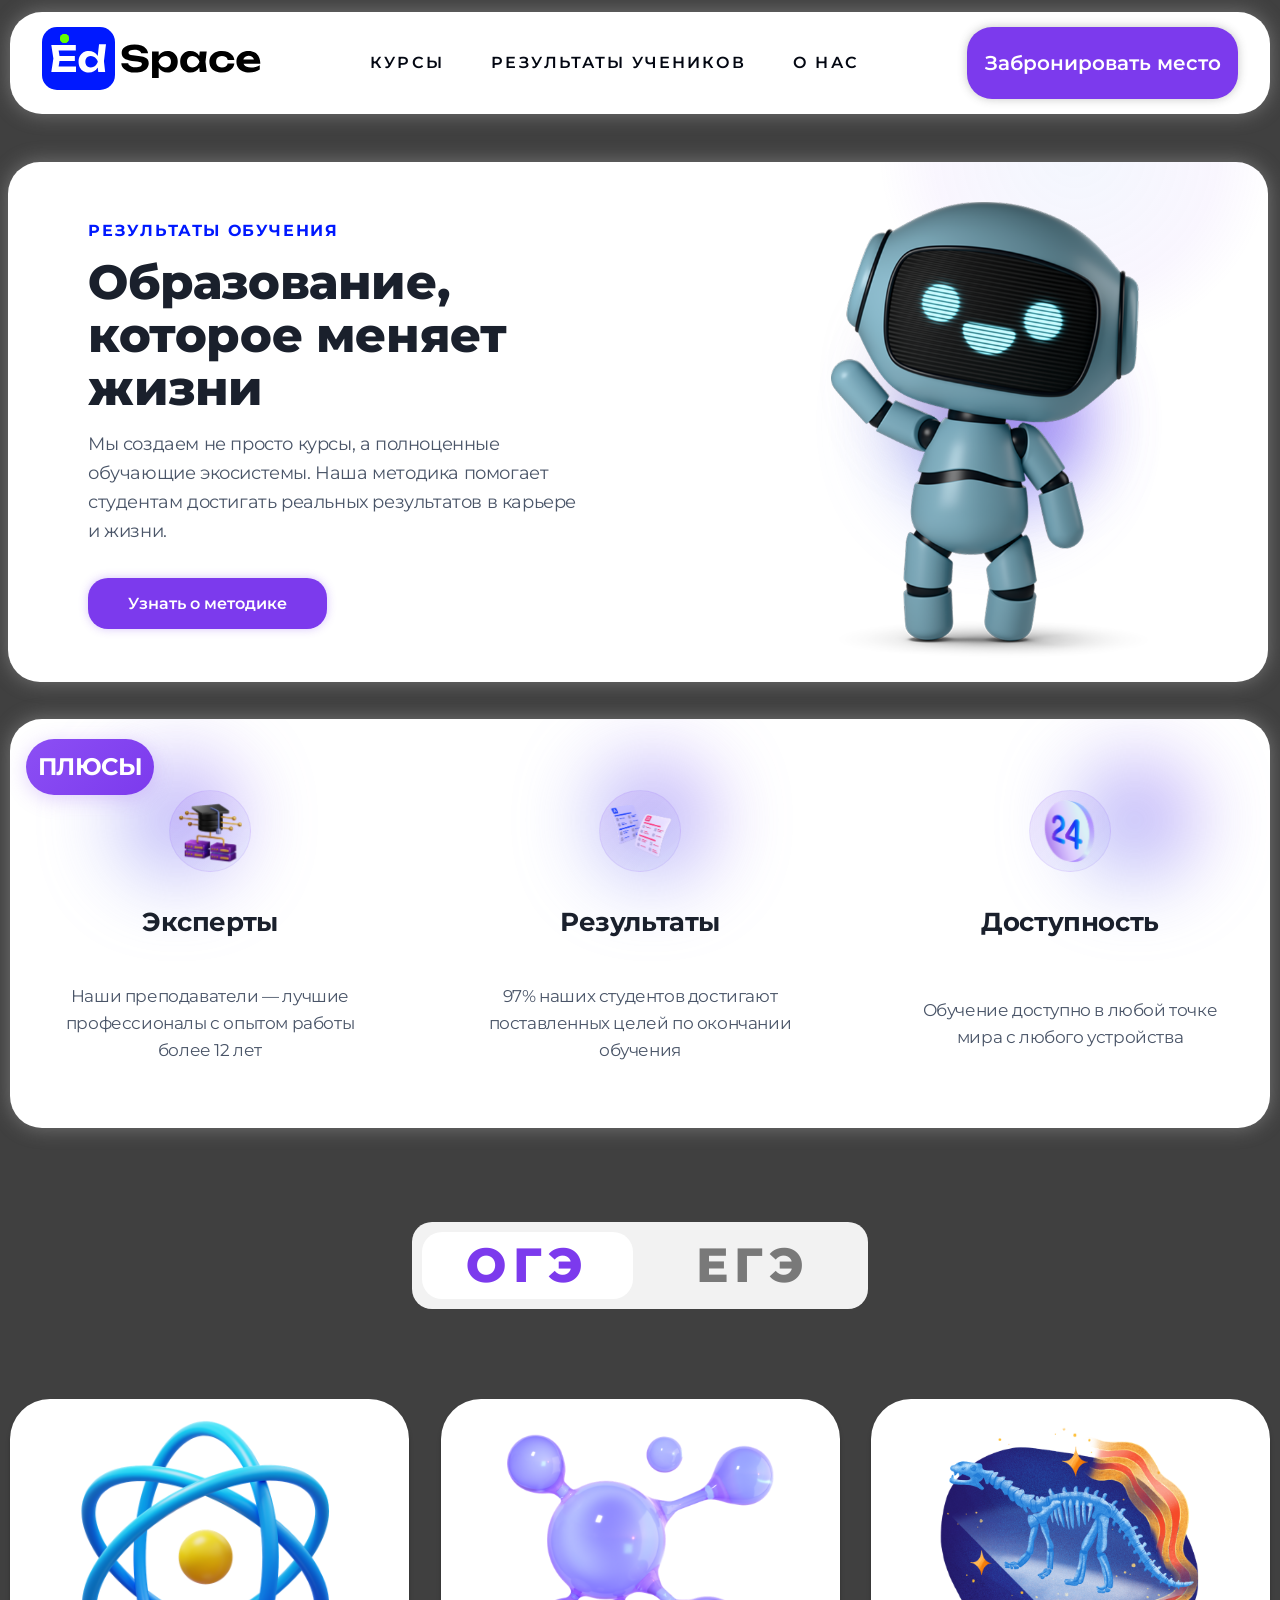
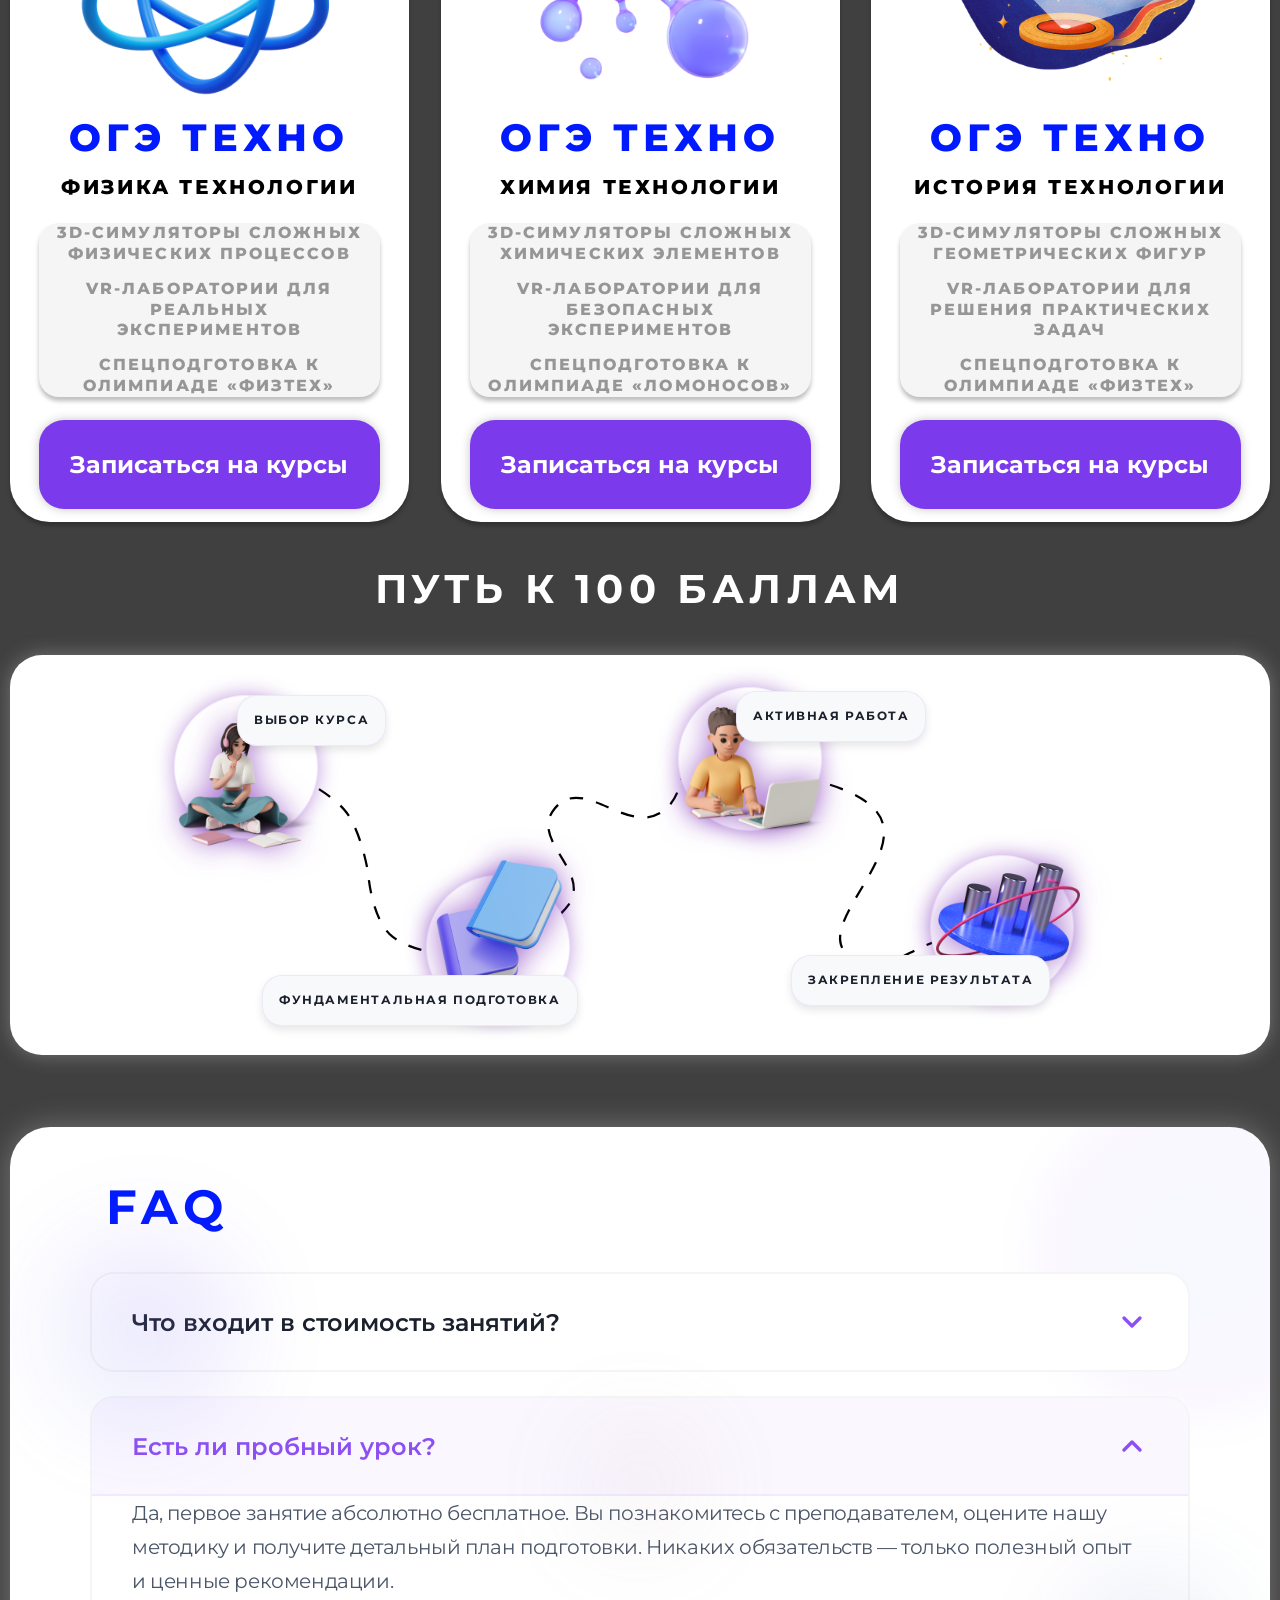
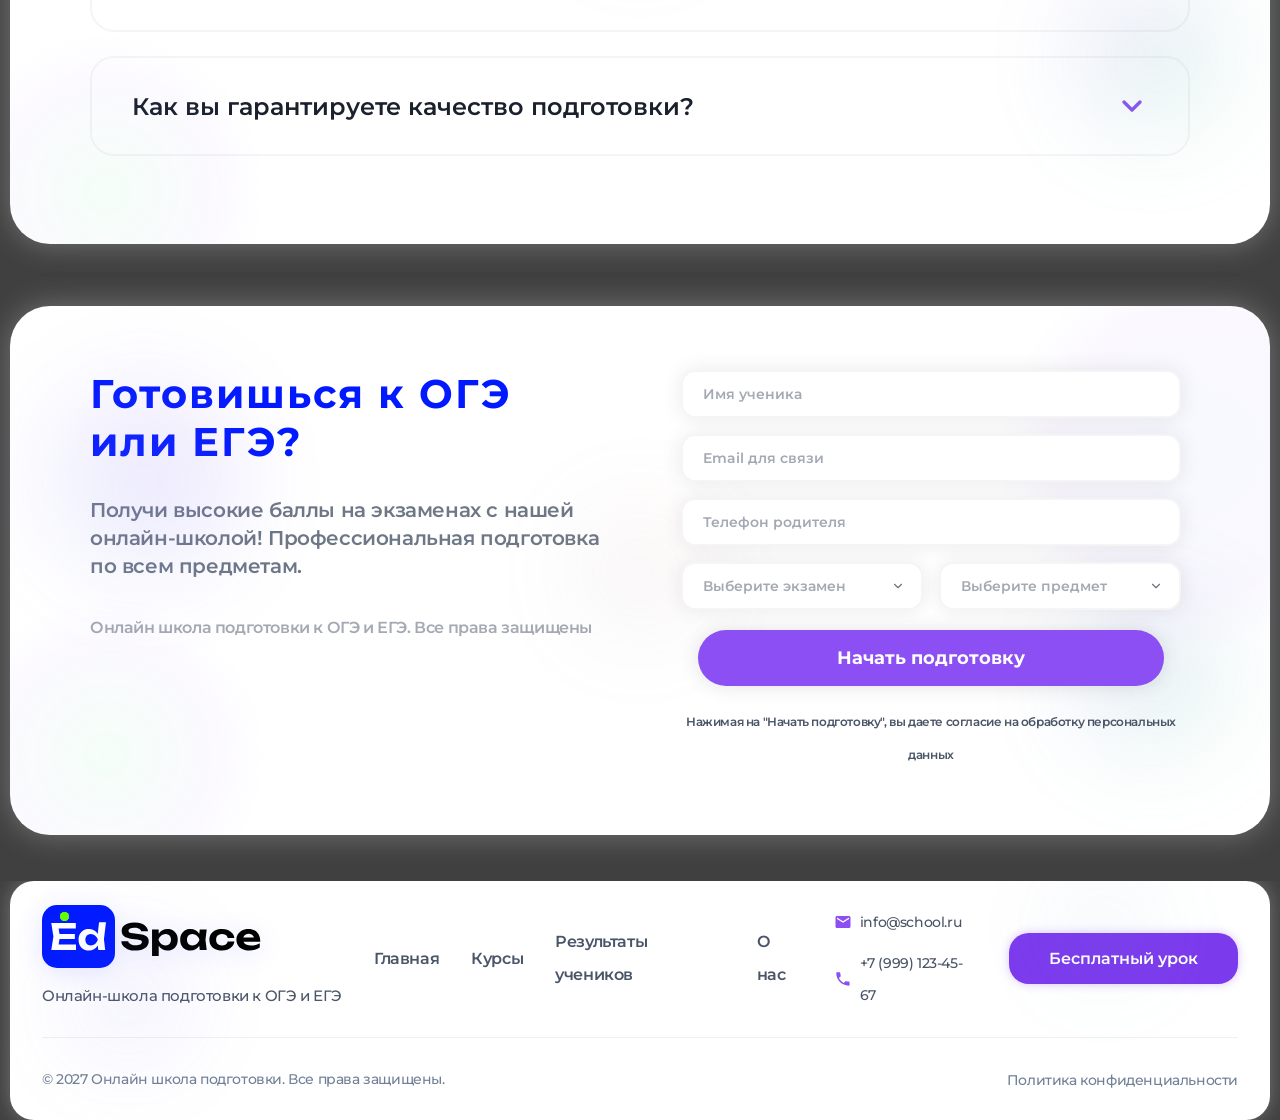
<file: index.html>
<!DOCTYPE html>
<html lang="en">
<head>
    <meta charset="UTF-8">
    <meta name="viewport" content="width=device-width, initial-scale=1.0">
    <title>Document</title>
    <link rel="stylesheet" href="https://fonts.googleapis.com/css2?family=Montserrat:ital,wght@0,100..900;1,100..900&display=swap">
    <link rel="stylesheet" href="./style.css">
</head>
<body>
 <div class="first-section">
    <header>
        <!-- Оберните SVG в ссылку на главную страницу -->
        <a href="index.html" class="logo-link">
            <svg
                class="logo"
                width="220"
                height="63"
                viewBox="0 0 220 63"
                fill="none"
                xmlns="http://www.w3.org/2000/svg"
            >
                <!-- ваш SVG код остается без изменений -->
                <rect width="73" height="63" rx="15" fill="#0019FF"/>
                <path d="M32.844 28.98V34.02H13.296V28.98H32.844ZM17.904 31.5L16.104 42.66L13.26 39.42H33.996V45H9.3L11.388 31.5L9.3 18H33.816V23.58H13.26L16.104 20.34L17.904 31.5ZM56.2598 45L55.3598 37.26L56.5838 34.812L55.3958 31.716L57.0518 17.28H63.9998L61.9478 34.236L63.1718 45H56.2598ZM57.8078 34.74C57.4478 36.924 56.7638 38.832 55.7558 40.464C54.7478 42.072 53.4758 43.332 51.9398 44.244C50.4038 45.132 48.6758 45.576 46.7558 45.576C44.7398 45.576 42.9638 45.12 41.4278 44.208C39.9158 43.296 38.7278 42.036 37.8638 40.428C36.9998 38.796 36.5678 36.9 36.5678 34.74C36.5678 32.58 36.9998 30.696 37.8638 29.088C38.7278 27.456 39.9158 26.184 41.4278 25.272C42.9638 24.36 44.7398 23.904 46.7558 23.904C48.6758 23.904 50.4038 24.36 51.9398 25.272C53.4758 26.16 54.7478 27.408 55.7558 29.016C56.7878 30.624 57.4718 32.532 57.8078 34.74ZM43.3358 34.74C43.3358 35.844 43.5638 36.828 44.0198 37.692C44.4758 38.532 45.0998 39.204 45.8918 39.708C46.7078 40.188 47.6438 40.428 48.6998 40.428C49.7558 40.428 50.7518 40.188 51.6878 39.708C52.6478 39.204 53.4878 38.532 54.2078 37.692C54.9278 36.828 55.4678 35.844 55.8278 34.74C55.4678 33.636 54.9278 32.664 54.2078 31.824C53.4878 30.96 52.6478 30.288 51.6878 29.808C50.7518 29.304 49.7558 29.052 48.6998 29.052C47.6438 29.052 46.7078 29.304 45.8918 29.808C45.0998 30.288 44.4758 30.96 44.0198 31.824C43.5638 32.664 43.3358 33.636 43.3358 34.74Z" fill="white"/>
                <circle cx="22.5" cy="11.5" r="4.5" fill="#62FF00"/>
                <path d="M79.332 36.18H86.208C86.328 36.996 86.7 37.716 87.324 38.34C87.948 38.964 88.776 39.444 89.808 39.78C90.864 40.116 92.088 40.284 93.48 40.284C95.472 40.284 97.032 40.008 98.16 39.456C99.312 38.904 99.888 38.124 99.888 37.116C99.888 36.348 99.552 35.76 98.88 35.352C98.232 34.92 97.008 34.608 95.208 34.416L89.988 33.876C86.364 33.516 83.736 32.676 82.104 31.356C80.496 30.036 79.692 28.236 79.692 25.956C79.692 24.156 80.22 22.62 81.276 21.348C82.356 20.076 83.856 19.104 85.776 18.432C87.72 17.76 89.988 17.424 92.58 17.424C95.148 17.424 97.416 17.796 99.384 18.54C101.352 19.284 102.924 20.316 104.1 21.636C105.276 22.956 105.912 24.504 106.008 26.28H99.132C99.036 25.536 98.7 24.912 98.124 24.408C97.572 23.88 96.816 23.472 95.856 23.184C94.92 22.872 93.792 22.716 92.472 22.716C90.648 22.716 89.196 22.98 88.116 23.508C87.06 24.012 86.532 24.744 86.532 25.704C86.532 26.424 86.844 26.988 87.468 27.396C88.116 27.804 89.256 28.104 90.888 28.296L96.396 28.908C98.916 29.172 100.932 29.592 102.444 30.168C103.956 30.744 105.048 31.536 105.72 32.544C106.392 33.552 106.728 34.824 106.728 36.36C106.728 38.208 106.164 39.828 105.036 41.22C103.932 42.588 102.372 43.656 100.356 44.424C98.364 45.192 96.036 45.576 93.372 45.576C90.612 45.576 88.188 45.18 86.1 44.388C84.036 43.596 82.404 42.504 81.204 41.112C80.028 39.696 79.404 38.052 79.332 36.18ZM110.043 24.48H116.703V30.672L116.451 31.536V36.864L116.703 38.448V50.94H110.043V24.48ZM114.507 34.74C114.867 32.532 115.551 30.624 116.559 29.016C117.567 27.408 118.839 26.16 120.375 25.272C121.935 24.36 123.663 23.904 125.559 23.904C127.575 23.904 129.339 24.36 130.851 25.272C132.387 26.184 133.587 27.456 134.451 29.088C135.315 30.696 135.747 32.58 135.747 34.74C135.747 36.9 135.315 38.796 134.451 40.428C133.587 42.036 132.387 43.296 130.851 44.208C129.339 45.12 127.575 45.576 125.559 45.576C123.639 45.576 121.911 45.132 120.375 44.244C118.863 43.332 117.603 42.072 116.595 40.464C115.587 38.832 114.891 36.924 114.507 34.74ZM128.979 34.74C128.979 33.636 128.751 32.664 128.295 31.824C127.839 30.96 127.203 30.288 126.387 29.808C125.595 29.304 124.683 29.052 123.651 29.052C122.595 29.052 121.587 29.304 120.627 29.808C119.667 30.288 118.827 30.96 118.107 31.824C117.411 32.664 116.871 33.636 116.487 34.74C116.871 35.844 117.411 36.828 118.107 37.692C118.827 38.532 119.667 39.204 120.627 39.708C121.587 40.188 122.595 40.428 123.651 40.428C124.683 40.428 125.595 40.188 126.387 39.708C127.203 39.204 127.839 38.532 128.295 37.692C128.751 36.828 128.979 35.844 128.979 34.74ZM157.765 45L156.865 37.548L157.837 34.74L156.865 31.968L157.765 24.48H164.713L163.453 34.74L164.713 45H157.765ZM159.421 34.74C159.061 36.924 158.377 38.832 157.369 40.464C156.361 42.072 155.089 43.332 153.553 44.244C152.017 45.132 150.289 45.576 148.369 45.576C146.353 45.576 144.577 45.12 143.041 44.208C141.529 43.296 140.341 42.036 139.477 40.428C138.613 38.796 138.181 36.9 138.181 34.74C138.181 32.58 138.613 30.696 139.477 29.088C140.341 27.456 141.529 26.184 143.041 25.272C144.577 24.36 146.353 23.904 148.369 23.904C150.289 23.904 152.017 24.36 153.553 25.272C155.089 26.16 156.361 27.408 157.369 29.016C158.401 30.624 159.085 32.532 159.421 34.74ZM144.949 34.74C144.949 35.844 145.177 36.828 145.633 37.692C146.089 38.532 146.713 39.204 147.505 39.708C148.321 40.188 149.257 40.428 150.313 40.428C151.369 40.428 152.365 40.188 153.301 39.708C154.261 39.204 155.101 38.532 155.821 37.692C156.541 36.828 157.081 35.844 157.441 34.74C157.081 33.636 156.541 32.664 155.821 31.824C155.101 30.96 154.261 30.288 153.301 29.808C152.365 29.304 151.369 29.052 150.313 29.052C149.257 29.052 148.321 29.304 147.505 29.808C146.713 30.288 146.089 30.96 145.633 31.824C145.177 32.664 144.949 33.636 144.949 34.74ZM192.343 36.468C192.151 38.268 191.479 39.852 190.327 41.22C189.199 42.588 187.735 43.656 185.935 44.424C184.159 45.192 182.155 45.576 179.923 45.576C177.451 45.576 175.267 45.12 173.371 44.208C171.475 43.296 169.999 42.024 168.943 40.392C167.887 38.76 167.359 36.876 167.359 34.74C167.359 32.604 167.887 30.72 168.943 29.088C169.999 27.456 171.475 26.184 173.371 25.272C175.267 24.36 177.451 23.904 179.923 23.904C182.155 23.904 184.159 24.288 185.935 25.056C187.735 25.824 189.199 26.892 190.327 28.26C191.479 29.604 192.151 31.188 192.343 33.012H185.683C185.419 31.692 184.759 30.684 183.703 29.988C182.671 29.292 181.411 28.944 179.923 28.944C178.747 28.944 177.715 29.172 176.827 29.628C175.963 30.084 175.291 30.744 174.811 31.608C174.331 32.472 174.091 33.516 174.091 34.74C174.091 35.964 174.331 37.008 174.811 37.872C175.291 38.736 175.963 39.396 176.827 39.852C177.715 40.308 178.747 40.536 179.923 40.536C181.435 40.536 182.707 40.176 183.739 39.456C184.771 38.712 185.419 37.716 185.683 36.468H192.343ZM207.209 45.576C204.761 45.576 202.565 45.12 200.621 44.208C198.701 43.296 197.189 42.024 196.085 40.392C194.981 38.76 194.429 36.852 194.429 34.668C194.429 32.532 194.957 30.66 196.013 29.052C197.069 27.444 198.521 26.184 200.369 25.272C202.241 24.36 204.353 23.904 206.705 23.904C209.105 23.904 211.169 24.432 212.897 25.488C214.625 26.544 215.957 28.032 216.893 29.952C217.829 31.872 218.297 34.128 218.297 36.72H199.793V32.508H214.625L212.213 34.02C212.141 32.892 211.865 31.944 211.385 31.176C210.929 30.384 210.317 29.784 209.549 29.376C208.781 28.944 207.869 28.728 206.813 28.728C205.661 28.728 204.665 28.956 203.825 29.412C202.985 29.868 202.325 30.504 201.845 31.32C201.389 32.136 201.161 33.084 201.161 34.164C201.161 35.532 201.461 36.696 202.061 37.656C202.685 38.616 203.573 39.348 204.725 39.852C205.901 40.356 207.329 40.608 209.009 40.608C210.545 40.608 212.081 40.404 213.617 39.996C215.153 39.564 216.533 38.964 217.757 38.196V42.552C216.365 43.512 214.769 44.256 212.969 44.784C211.193 45.312 209.273 45.576 207.209 45.576Z" fill="black"/>
                <circle cx="22.5" cy="11.5" r="4.5" fill="#62FF00"/>
            </svg>
        </a>
        
        <nav class="desktop-nav">
            <a href="index2.html">Курсы</a>
            <a href="qwe.html">Результаты учеников</a>
            <a href="index4.html">О нас</a>
        </nav>
        
        <div class="application">
            <button class="open-company-modal">Забронировать место</button>
        </div>
        
        <!-- Бургер-меню -->
        <div class="burger-button">
            <div class="open-mobile-menu"></div>
        </div>
        
        <!-- Мобильное меню -->
        <div class="mobile-menu">
            <a href="index2.html" class="mobile-nav-link">Курсы</a>
            <a href="qwe.html" class="mobile-nav-link">Результаты учеников</a>
            <a href="index4.html" class="mobile-nav-link">О нас</a>
            <button class="open-company-modal">Забронировать место</button>
        </div>
    </header>
</div>
     
<div class="herocontainer">
    <div class="hero--info">
       <div class="image-glow glow-1"></div>
                <div class="image-glow glow-2"></div>
                <div class="image-glow glow-3"></div>
                <div class="shimmer-effect"></div>
        <div class="hero--content">
            <h2>Результаты обучения</h2>
            <h1>Образование, которое меняет жизни</h1>
            <p>Мы создаем не просто курсы, а полноценные обучающие экосистемы. Наша методика помогает студентам достигать реальных результатов в карьере и жизни.</p>
            <button class="btn open-company-modal">Узнать о методике</button>
        </div>
        <div class="hero--image">
            <img src="./img/1556.png" alt="">
        </div>
    </div>
</div>

 <section class="benefits">
        <div class="benefits__container">
            <div class="benefits__badge">Плюсы</div>
            
            
            <div class="benefits-glow benefits-glow-1"></div>
            <div class="benefits-glow benefits-glow-2"></div>
            <div class="benefits-glow benefits-glow-3"></div>
            
            <div class="benefits__items">
                <div class="benefits__item">
                    <div class="benefits__img-wrapper">
                        <img src="./img/1.png" alt="Expert" class="benefits__icon">
                    </div>
                    <h3 class="benefits__title">Эксперты</h3>
                    <p class="benefits__desc">Наши преподаватели — лучшие профессионалы с опытом работы более 12 лет</p>
                </div>
                
                <div class="benefits__item">
                    <div class="benefits__img-wrapper">
                        <img src="./img/2.png" alt="Results" class="benefits__icon">
                    </div>
                    <h3 class="benefits__title">Результаты</h3>
                    <p class="benefits__desc">97% наших студентов достигают поставленных целей по окончании обучения</p>
                </div>
                
                <div class="benefits__item">
                    <div class="benefits__img-wrapper">
                        <img src="./img/3.png" alt="Accessibility" class="benefits__icon">
                    </div>
                    <h3 class="benefits__title">Доступность</h3>
                    <p class="benefits__desc">Обучение доступно в любой точке мира с любого устройства</p>
                </div>
            </div>
        </div>
    </section>
    
    <div class="cards-section">
        <div class="switch">
            <h1 class="hFirst active switch-btn">ОГЭ</h1>
            <h1 class="hSecond switch-btn">ЕГЭ</h1>
        </div>

        <div class="cards-block">
            <div class="card">
                <div class="content">
                    <div class="head-content">
                        <img src="./img/react.svg" alt="">
                        <h2 class="h2">ОГЭ ТЕХНО</h2>
                        <p>Физика Технологии</p>
                    </div>
                    <div class="main-content">
                        <p>3D-симуляторы сложных физических процессов</p>
                        <p>VR-лаборатории для реальных экспериментов</p>
                        <p> Спецподготовка к олимпиаде «Физтех»</p>
                    </div>
                    <button class="open-company-modal">Записаться на курсы</button>
                </div>
            </div>
            <div class="card">
                <div class="content">
                    <div class="head-content">
                        <img src="./img/react2.svg" alt="">
                        <h2 class="h2">ОГЭ ТЕХНО</h2>
                        <p>Химия технологии</p>
                    </div>
                    <div class="main-content">
                        <p>3D-симуляторы сложных химических элементов</p>
                        <p>VR-лаборатории для безопасных экспериментов</p>
                        <p> Спецподготовка к олимпиаде «Ломоносов»</p>
                    </div>
                    <button class="open-company-modal">Записаться на курсы</button>
                </div>
            </div>
            <div class="card">
                <div class="content">
                    <div class="head-content">
                        <img src="./img/cv.svg" alt="">
                        <h2 class="h2">ОГЭ ТЕХНО</h2>
                        <p>История Технологии</p>
                    </div>
                    <div class="main-content">
                        <p>3D-симуляторы сложных геометрических фигур</p>
                        <p>VR-лаборатории для решения практических задач</p>
                        <p> Спецподготовка к олимпиаде «Физтех»</p>
                    </div>
                    <button class="open-company-modal">Записаться на курсы</button>
                </div>
            </div>
        </div>
    </div>
   

     <div class="fourth-section">
      <h1>ПУТЬ К 100 БАЛЛАМ</h1>
      <div class="map-block">
        <div class="circle CFT"></div>
        <div class="circle CS"></div>
        <div class="circle CT"></div>
        <div class="circle CF"></div>
        <p class="map-p1">Выбор курса</p>
        <p class="map-p2">фундаментальная подготовка</p>
        <p class="map-p3">Активная работа</p>
        <p class="map-p4">Закрепление результата</p>
        <img class="tractor" src="./img/w.svg" alt="" />
        <img class="seedling" src="./img/e.svg" alt="" />
        <img class="watering" src="./img/r.svg" alt="" />
        <img class="tree" src="./img/t.svg" alt="" />
        <img src="./img/Line 3.svg" alt="" class="line1" />
        <img src="./img/Line 4.svg" alt="" class="line2" />
        <img src="./img/Line 5.svg" alt="" class="line3" />
      </div>
    </div>
  
     <div class="accordion-section">
        <div class="accordion-container">
            
            <div class="accordion-glow glow-left"></div>
            <div class="accordion-glow glow-right"></div>
            <div class="accordion-glow glow-center"></div>

           
            <h2 class="accordion-title">FAQ</h2>

           
            <div class="accordion">
                <div class="accordion-item">
                    <button class="accordion-header">
                        Что входит в стоимость занятий?
                    </button>
                    <div class="accordion-content">
                        <p>В стоимость входят: сами занятия с преподавателем, все учебные материалы, доступ к онлайн-платформе, пробные тестирования, консультации куратора и регулярные отчеты о прогрессе. Дополнительных платежей нет.</p>
                    </div>
                </div>

                <div class="accordion-item active">
                    <button class="accordion-header">
                        Есть ли пробный урок?
                    </button>
                    <div class="accordion-content">
                        <p>Да, первое занятие абсолютно бесплатное. Вы познакомитесь с преподавателем, оцените нашу методику и получите детальный план подготовки. Никаких обязательств — только полезный опыт и ценные рекомендации.</p>
                    </div>
                </div>

                <div class="accordion-item">
                    <button class="accordion-header">
                        Как вы гарантируете качество подготовки?
                    </button>
                    <div class="accordion-content">
                        <p>Все наши преподаватели проходят многоэтапный отбор и регулярное повышение квалификации. Мы используем только актуальные материалы ФИПИ, отслеживаем прогресс каждого ученика и корректируем программу при необходимости.</p>
                    </div>
                </div>
            </div>
        </div>
    </div>


     <div class="seven-section">
        <div class="form-container">
           
            <div class="form-glow glow-left"></div>
            <div class="form-glow glow-right"></div>
            <div class="form-glow glow-center"></div>

            <div class="form-text-block">
                <div class="form-text-head">
                    <h1>Готовишься к ОГЭ или ЕГЭ?</h1>
                    <h2>
                        Получи высокие баллы на экзаменах с нашей онлайн-школой! 
                        Профессиональная подготовка по всем предметам.
                    </h2>
                </div>
                <p>Онлайн школа подготовки к ОГЭ и ЕГЭ. Все права защищены</p>
            </div>
            
            <div class="form-block">
                <div class="success-message" id="successMessage">
                    Заявка успешно отправлена! Наш менеджер свяжется с вами для консультации.
                </div>
                
                <form id="applicationForm" class="application-form">
                    <div class="inputs-block">
                        <div class="names">
                            <div class="form-group">
                                <input
                                    type="text"
                                    placeholder="Имя ученика"
                                    id="firstName"
                                    name="firstName"
                                />
                                <div class="error-message" id="firstNameError">Пожалуйста, введите имя</div>
                            </div>
                        </div>
                        
                        <div class="form-group">
                            <input type="email" placeholder="Email для связи" id="email" name="email" />
                            <div class="error-message" id="emailError">Пожалуйста, введите корректный email</div>
                        </div>
                        
                        <div class="form-group">
                            <input
                                type="tel"
                                placeholder="Телефон родителя"
                                id="phone"
                                name="phone"
                            />
                            <div class="error-message" id="phoneError">Пожалуйста, введите корректный номер телефона</div>
                        </div>
                        
                        <div class="drop-inputs">
                            <div class="form-group">
                                <input
                                    list="exam-list"
                                    name="exam"
                                    placeholder="Выберите экзамен"
                                    class="custom-input"
                                    id="exam"
                                />
                                <datalist id="exam-list">
                                    <option value="ОГЭ"></option>
                                    <option value="ЕГЭ"></option>
                                </datalist>
                                <div class="error-message" id="examError">Пожалуйста, выберите экзамен</div>
                            </div>
                            
                            <div class="form-group">
                                <input
                                    list="subject-list"
                                    name="subject"
                                    placeholder="Выберите предмет"
                                    class="custom-input"
                                    id="subject"
                                />
                                <datalist id="subject-list">
                                    <option value="Математика"></option>
                                    <option value="Русский язык"></option>
                                    <option value="Физика"></option>
                                    <option value="Химия"></option>
                                    <option value="Биология"></option>
                                    <option value="История"></option>
                                    <option value="Обществознание"></option>
                                    <option value="Английский язык"></option>
                                    <option value="Информатика"></option>
                                    <option value="Литература"></option>
                                    <option value="География"></option>
                                </datalist>
                                <div class="error-message" id="subjectError">Пожалуйста, выберите предмет</div>
                            </div>
                        </div>
                    </div>
                </form>
                
                <button type="submit" class="submit-application-btn open-company-modal" id="submitBtn">
                    Начать подготовку
                </button>
                
                <p>
                    Нажимая на "Начать подготовку", вы даете согласие на обработку
                    персональных данных
                </p>
            </div>
        </div>
    </div>
    



<footer class="footer-section">
    <div class="footer-container">
        <div class="footer-block">
            <!-- Основной контент подвала -->
            <div class="footer-content">
                <!-- Лого и описание -->
                <div class="footer-brand">
                    <svg class="footer-logo" width="220" height="63" viewBox="0 0 220 63" fill="none">
                        <rect width="73" height="63" rx="15" fill="#0019FF"/>
                        <path d="M32.844 28.98V34.02H13.296V28.98H32.844ZM17.904 31.5L16.104 42.66L13.26 39.42H33.996V45H9.3L11.388 31.5L9.3 18H33.816V23.58H13.26L16.104 20.34L17.904 31.5ZM56.2598 45L55.3598 37.26L56.5838 34.812L55.3958 31.716L57.0518 17.28H63.9998L61.9478 34.236L63.1718 45H56.2598ZM57.8078 34.74C57.4478 36.924 56.7638 38.832 55.7558 40.464C54.7478 42.072 53.4758 43.332 51.9398 44.244C50.4038 45.132 48.6758 45.576 46.7558 45.576C44.7398 45.576 42.9638 45.12 41.4278 44.208C39.9158 43.296 38.7278 42.036 37.8638 40.428C36.9998 38.796 36.5678 36.9 36.5678 34.74C36.5678 32.58 36.9998 30.696 37.8638 29.088C38.7278 27.456 39.9158 26.184 41.4278 25.272C42.9638 24.36 44.7398 23.904 46.7558 23.904C48.6758 23.904 50.4038 24.36 51.9398 25.272C53.4758 26.16 54.7478 27.408 55.7558 29.016C56.7878 30.624 57.4718 32.532 57.8078 34.74ZM43.3358 34.74C43.3358 35.844 43.5638 36.828 44.0198 37.692C44.4758 38.532 45.0998 39.204 45.8918 39.708C46.7078 40.188 47.6438 40.428 48.6998 40.428C49.7558 40.428 50.7518 40.188 51.6878 39.708C52.6478 39.204 53.4878 38.532 54.2078 37.692C54.9278 36.828 55.4678 35.844 55.8278 34.74C55.4678 33.636 54.9278 32.664 54.2078 31.824C53.4878 30.96 52.6478 30.288 51.6878 29.808C50.7518 29.304 49.7558 29.052 48.6998 29.052C47.6438 29.052 46.7078 29.304 45.8918 29.808C45.0998 30.288 44.4758 30.96 44.0198 31.824C43.5638 32.664 43.3358 33.636 43.3358 34.74Z" fill="white"/>
                        <circle cx="22.5" cy="11.5" r="4.5" fill="#62FF00"/>
                        <path d="M79.332 36.18H86.208C86.328 36.996 86.7 37.716 87.324 38.34C87.948 38.964 88.776 39.444 89.808 39.78C90.864 40.116 92.088 40.284 93.48 40.284C95.472 40.284 97.032 40.008 98.16 39.456C99.312 38.904 99.888 38.124 99.888 37.116C99.888 36.348 99.552 35.76 98.88 35.352C98.232 34.92 97.008 34.608 95.208 34.416L89.988 33.876C86.364 33.516 83.736 32.676 82.104 31.356C80.496 30.036 79.692 28.236 79.692 25.956C79.692 24.156 80.22 22.62 81.276 21.348C82.356 20.076 83.856 19.104 85.776 18.432C87.72 17.76 89.988 17.424 92.58 17.424C95.148 17.424 97.416 17.796 99.384 18.54C101.352 19.284 102.924 20.316 104.1 21.636C105.276 22.956 105.912 24.504 106.008 26.28H99.132C99.036 25.536 98.7 24.912 98.124 24.408C97.572 23.88 96.816 23.472 95.856 23.184C94.92 22.872 93.792 22.716 92.472 22.716C90.648 22.716 89.196 22.98 88.116 23.508C87.06 24.012 86.532 24.744 86.532 25.704C86.532 26.424 86.844 26.988 87.468 27.396C88.116 27.804 89.256 28.104 90.888 28.296L96.396 28.908C98.916 29.172 100.932 29.592 102.444 30.168C103.956 30.744 105.048 31.536 105.72 32.544C106.392 33.552 106.728 34.824 106.728 36.36C106.728 38.208 106.164 39.828 105.036 41.22C103.932 42.588 102.372 43.656 100.356 44.424C98.364 45.192 96.036 45.576 93.372 45.576C90.612 45.576 88.188 45.18 86.1 44.388C84.036 43.596 82.404 42.504 81.204 41.112C80.028 39.696 79.404 38.052 79.332 36.18ZM110.043 24.48H116.703V30.672L116.451 31.536V36.864L116.703 38.448V50.94H110.043V24.48ZM114.507 34.74C114.867 32.532 115.551 30.624 116.559 29.016C117.567 27.408 118.839 26.16 120.375 25.272C121.935 24.36 123.663 23.904 125.559 23.904C127.575 23.904 129.339 24.36 130.851 25.272C132.387 26.184 133.587 27.456 134.451 29.088C135.315 30.696 135.747 32.58 135.747 34.74C135.747 36.9 135.315 38.796 134.451 40.428C133.587 42.036 132.387 43.296 130.851 44.208C129.339 45.12 127.575 45.576 125.559 45.576C123.639 45.576 121.911 45.132 120.375 44.244C118.863 43.332 117.603 42.072 116.595 40.464C115.587 38.832 114.891 36.924 114.507 34.74ZM128.979 34.74C128.979 33.636 128.751 32.664 128.295 31.824C127.839 30.96 127.203 30.288 126.387 29.808C125.595 29.304 124.683 29.052 123.651 29.052C122.595 29.052 121.587 29.304 120.627 29.808C119.667 30.288 118.827 30.96 118.107 31.824C117.411 32.664 116.871 33.636 116.487 34.74C116.871 35.844 117.411 36.828 118.107 37.692C118.827 38.532 119.667 39.204 120.627 39.708C121.587 40.188 122.595 40.428 123.651 40.428C124.683 40.428 125.595 40.188 126.387 39.708C127.203 39.204 127.839 38.532 128.295 37.692C128.751 36.828 128.979 35.844 128.979 34.74ZM157.765 45L156.865 37.548L157.837 34.74L156.865 31.968L157.765 24.48H164.713L163.453 34.74L164.713 45H157.765ZM159.421 34.74C159.061 36.924 158.377 38.832 157.369 40.464C156.361 42.072 155.089 43.332 153.553 44.244C152.017 45.132 150.289 45.576 148.369 45.576C146.353 45.576 144.577 45.12 143.041 44.208C141.529 43.296 140.341 42.036 139.477 40.428C138.613 38.796 138.181 36.9 138.181 34.74C138.181 32.58 138.613 30.696 139.477 29.088C140.341 27.456 141.529 26.184 143.041 25.272C144.577 24.36 146.353 23.904 148.369 23.904C150.289 23.904 152.017 24.36 153.553 25.272C155.089 26.16 156.361 27.408 157.369 29.016C158.401 30.624 159.085 32.532 159.421 34.74ZM144.949 34.74C144.949 35.844 145.177 36.828 145.633 37.692C146.089 38.532 146.713 39.204 147.505 39.708C148.321 40.188 149.257 40.428 150.313 40.428C151.369 40.428 152.365 40.188 153.301 39.708C154.261 39.204 155.101 38.532 155.821 37.692C156.541 36.828 157.081 35.844 157.441 34.74C157.081 33.636 156.541 32.664 155.821 31.824C155.101 30.96 154.261 30.288 153.301 29.808C152.365 29.304 151.369 29.052 150.313 29.052C149.257 29.052 148.321 29.304 147.505 29.808C146.713 30.288 146.089 30.96 145.633 31.824C145.177 32.664 144.949 33.636 144.949 34.74ZM192.343 36.468C192.151 38.268 191.479 39.852 190.327 41.22C189.199 42.588 187.735 43.656 185.935 44.424C184.159 45.192 182.155 45.576 179.923 45.576C177.451 45.576 175.267 45.12 173.371 44.208C171.475 43.296 169.999 42.024 168.943 40.392C167.887 38.76 167.359 36.876 167.359 34.74C167.359 32.604 167.887 30.72 168.943 29.088C169.999 27.456 171.475 26.184 173.371 25.272C175.267 24.36 177.451 23.904 179.923 23.904C182.155 23.904 184.159 24.288 185.935 25.056C187.735 25.824 189.199 26.892 190.327 28.26C191.479 29.604 192.151 31.188 192.343 33.012H185.683C185.419 31.692 184.759 30.684 183.703 29.988C182.671 29.292 181.411 28.944 179.923 28.944C178.747 28.944 177.715 29.172 176.827 29.628C175.963 30.084 175.291 30.744 174.811 31.608C174.331 32.472 174.091 33.516 174.091 34.74C174.091 35.964 174.331 37.008 174.811 37.872C175.291 38.736 175.963 39.396 176.827 39.852C177.715 40.308 178.747 40.536 179.923 40.536C181.435 40.536 182.707 40.176 183.739 39.456C184.771 38.712 185.419 37.716 185.683 36.468H192.343ZM207.209 45.576C204.761 45.576 202.565 45.12 200.621 44.208C198.701 43.296 197.189 42.024 196.085 40.392C194.981 38.76 194.429 36.852 194.429 34.668C194.429 32.532 194.957 30.66 196.013 29.052C197.069 27.444 198.521 26.184 200.369 25.272C202.241 24.36 204.353 23.904 206.705 23.904C209.105 23.904 211.169 24.432 212.897 25.488C214.625 26.544 215.957 28.032 216.893 29.952C217.829 31.872 218.297 34.128 218.297 36.72H199.793V32.508H214.625L212.213 34.02C212.141 32.892 211.865 31.944 211.385 31.176C210.929 30.384 210.317 29.784 209.549 29.376C208.781 28.944 207.869 28.728 206.813 28.728C205.661 28.728 204.665 28.956 203.825 29.412C202.985 29.868 202.325 30.504 201.845 31.32C201.389 32.136 201.161 33.084 201.161 34.164C201.161 35.532 201.461 36.696 202.061 37.656C202.685 38.616 203.573 39.348 204.725 39.852C205.901 40.356 207.329 40.608 209.009 40.608C210.545 40.608 212.081 40.404 213.617 39.996C215.153 39.564 216.533 38.964 217.757 38.196V42.552C216.365 43.512 214.769 44.256 212.969 44.784C211.193 45.312 209.273 45.576 207.209 45.576Z" fill="black"/>
                        <circle cx="22.5" cy="11.5" r="4.5" fill="#62FF00"/>
                    </svg>
                    <p class="footer-tagline">
                        Онлайн-школа подготовки к ОГЭ и ЕГЭ
                    </p>
                </div>

                <!-- Навигация -->
                <div class="footer-nav">
                    <a href="index.html" class="footer-link">Главная</a>
                    <a href="index2.html" class="footer-link">Курсы</a>
                    <a href="qwe.html" class="footer-link">Результаты учеников</a>
                    <a href="index4.html" class="footer-link">О нас</a>
                </div>

                <!-- Контакты -->
                <div class="footer-contacts">
                    <div class="contact-item">
                        <svg width="18" height="18" viewBox="0 0 24 24" fill="#8C4FF4">
                            <path d="M20 4H4c-1.1 0-1.99.9-1.99 2L2 18c0 1.1.9 2 2 2h16c1.1 0 2-.9 2-2V6c0-1.1-.9-2-2-2zm0 4l-8 5-8-5V6l8 5 8-5v2z"/>
                        </svg>
                        <span>info@school.ru</span>
                    </div>
                    <div class="contact-item">
                        <svg width="18" height="18" viewBox="0 0 24 24" fill="#8C4FF4">
                            <path d="M6.62 10.79c1.44 2.83 3.76 5.14 6.59 6.59l2.2-2.2c.27-.27.67-.36 1.02-.24 1.12.37 2.33.57 3.57.57.55 0 1 .45 1 1V20c0 .55-.45 1-1 1-9.39 0-17-7.61-17-17 0-.55.45-1 1-1h3.5c.55 0 1 .45 1 1 0 1.25.2 2.45.57 3.57.11.35.03.74-.25 1.02l-2.2 2.2z"/>
                        </svg>
                        <span>+7 (999) 123-45-67</span>
                    </div>
                </div>

                <!-- Кнопка -->
                <button class="footer-btn open-company-modal">
                    Бесплатный урок
                </button>
            </div>

            <!-- Нижняя часть -->
            <div class="footer-bottom">
                <div class="copyright">
                    © 2027 Онлайн школа подготовки. Все права защищены.
                </div>
                <div class="legal-links">
                    <a href="#">Политика конфиденциальности</a>
                </div>
            </div>
        </div>
    </div>

   
    <div class="footer-glow glow-1"></div>
    <div class="footer-glow glow-2"></div>
</footer>



    
   
    
    <!-- Модальное окно -->
    <div class="company-modal" id="companyModal">
        <div class="modal-container">
            <div class="modal-header">
                <button class="close-modal" id="closeModal">
                    <i class="fas_fa-times">×</i>
                </button>
                <h2>Запись на <span>подготовку</span></h2>
            </div>
            
            <div class="modal-body">
                <form class="enrollment-form" id="enrollmentForm">
                    <!-- Имя ребенка -->
                    <div class="form-group">
                        <label for="childName">Имя ребёнка</label>
                        <input type="text" id="childName" class="form-control" placeholder="Введите имя ребёнка" required>
                    </div>
                    
                    <!-- Телефон родителя -->
                    <div class="form-group">
                        <label for="parentPhone">Телефон родителя</label>
                        <input type="tel" id="parentPhone" class="form-control" placeholder="+7 (999) 999-99-99" required>
                    </div>
                    
                    <!-- КРУПНЫЕ КНОПКИ ОГЭ/ЕГЭ -->
                    <div class="form-group">
                        <label>Тип экзамена</label>
                        <div class="exam-type-group">
                            <div class="exam-type-options">
                                <div class="exam-option">
                                    <input type="radio" id="oge" name="examType" value="oge" required>
                                    <label for="oge" class="exam-label">ОГЭ</label>
                                </div>
                                <div class="exam-option">
                                    <input type="radio" id="ege" name="examType" value="ege" required>
                                    <label for="ege" class="exam-label">ЕГЭ</label>
                                </div>
                            </div>
                        </div>
                    </div>
                    
                    <!-- Выпадающий список предметов -->
                    <div class="form-group">
                        <label for="subject">Предмет</label>
                        <select id="subject" class="form-control" required>
                            <option value="" disabled selected>Выберите предмет</option>
                            <option value="math">Математика</option>
                            <option value="russian">Русский язык</option>
                            <option value="physics">Физика</option>
                            <option value="informatics">Информатика</option>
                            <option value="english">Английский язык</option>
                            <option value="history">История</option>
                            <option value="social">Обществознание</option>
                            <option value="biology">Биология</option>
                            <option value="chemistry">Химия</option>
                        </select>
                    </div>
                    
                    <!-- Выпадающий список класса -->
                    <div class="form-group">
                        <label for="grade">Класс</label>
                        <select id="grade" class="form-control" required>
                            <option value="" disabled selected>Выберите класс</option>
                            <option value="9">9 класс</option>
                            <option value="10">10 класс</option>
                            <option value="11">11 класс</option>
                        </select>
                    </div>
                    
                    <!-- Выпадающий список формы обучения -->
                    <div class="form-group">
                        <label for="format">Формат обучения</label>
                        <select id="format" class="form-control" required>
                            <option value="" disabled selected>Выберите формат</option>
                            <option value="individual">Индивидуальные занятия</option>
                            <option value="group">Групповые занятия</option>
                            <option value="online">Онлайн-курс</option>
                        </select>
                    </div>
                    
                    <button type="submit" class="submit-btn">
                        Отправить заявку
                    </button>
                </form>
                
                <!-- Сообщение об успешной отправке -->
                <div class="success-message" id="successMessage">
                    <div class="success-icon">
                        <i class="fas fa-check"></i>
                    </div>
                    <h3>Заявка отправлена!</h3>
                    <p>Ваши данные успешно отправлены. Наш менеджер свяжется с вами в течение 2 часов для подтверждения записи.</p>
                    <button class="success-btn" id="closeSuccess">
                        Понятно
                    </button>
                </div>
            </div>
            
            <div class="modal-footer">
                <p>Нажимая кнопку "Отправить заявку", вы соглашаетесь с политикой конфиденциальности</p>
            </div>
        </div>
    </div>

</body>
<script src="./script.js"></script>
</html>
</file>
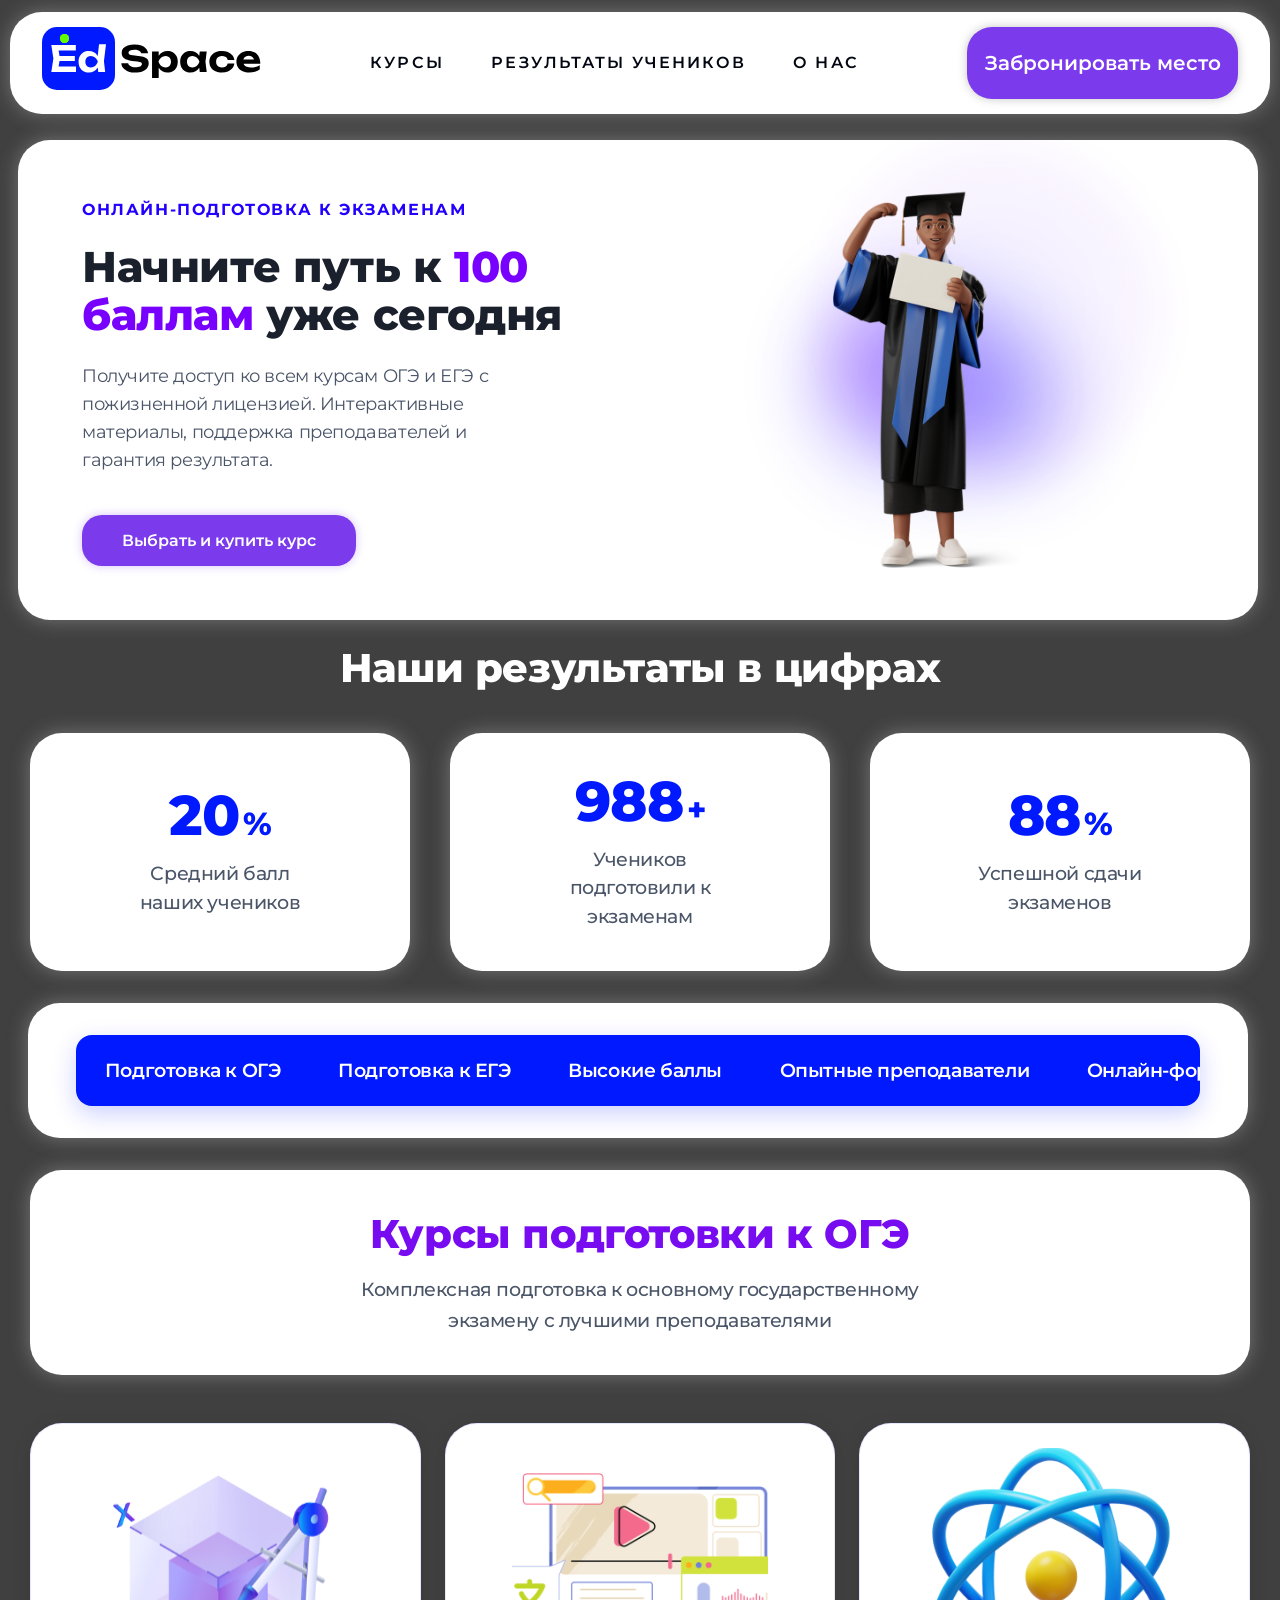
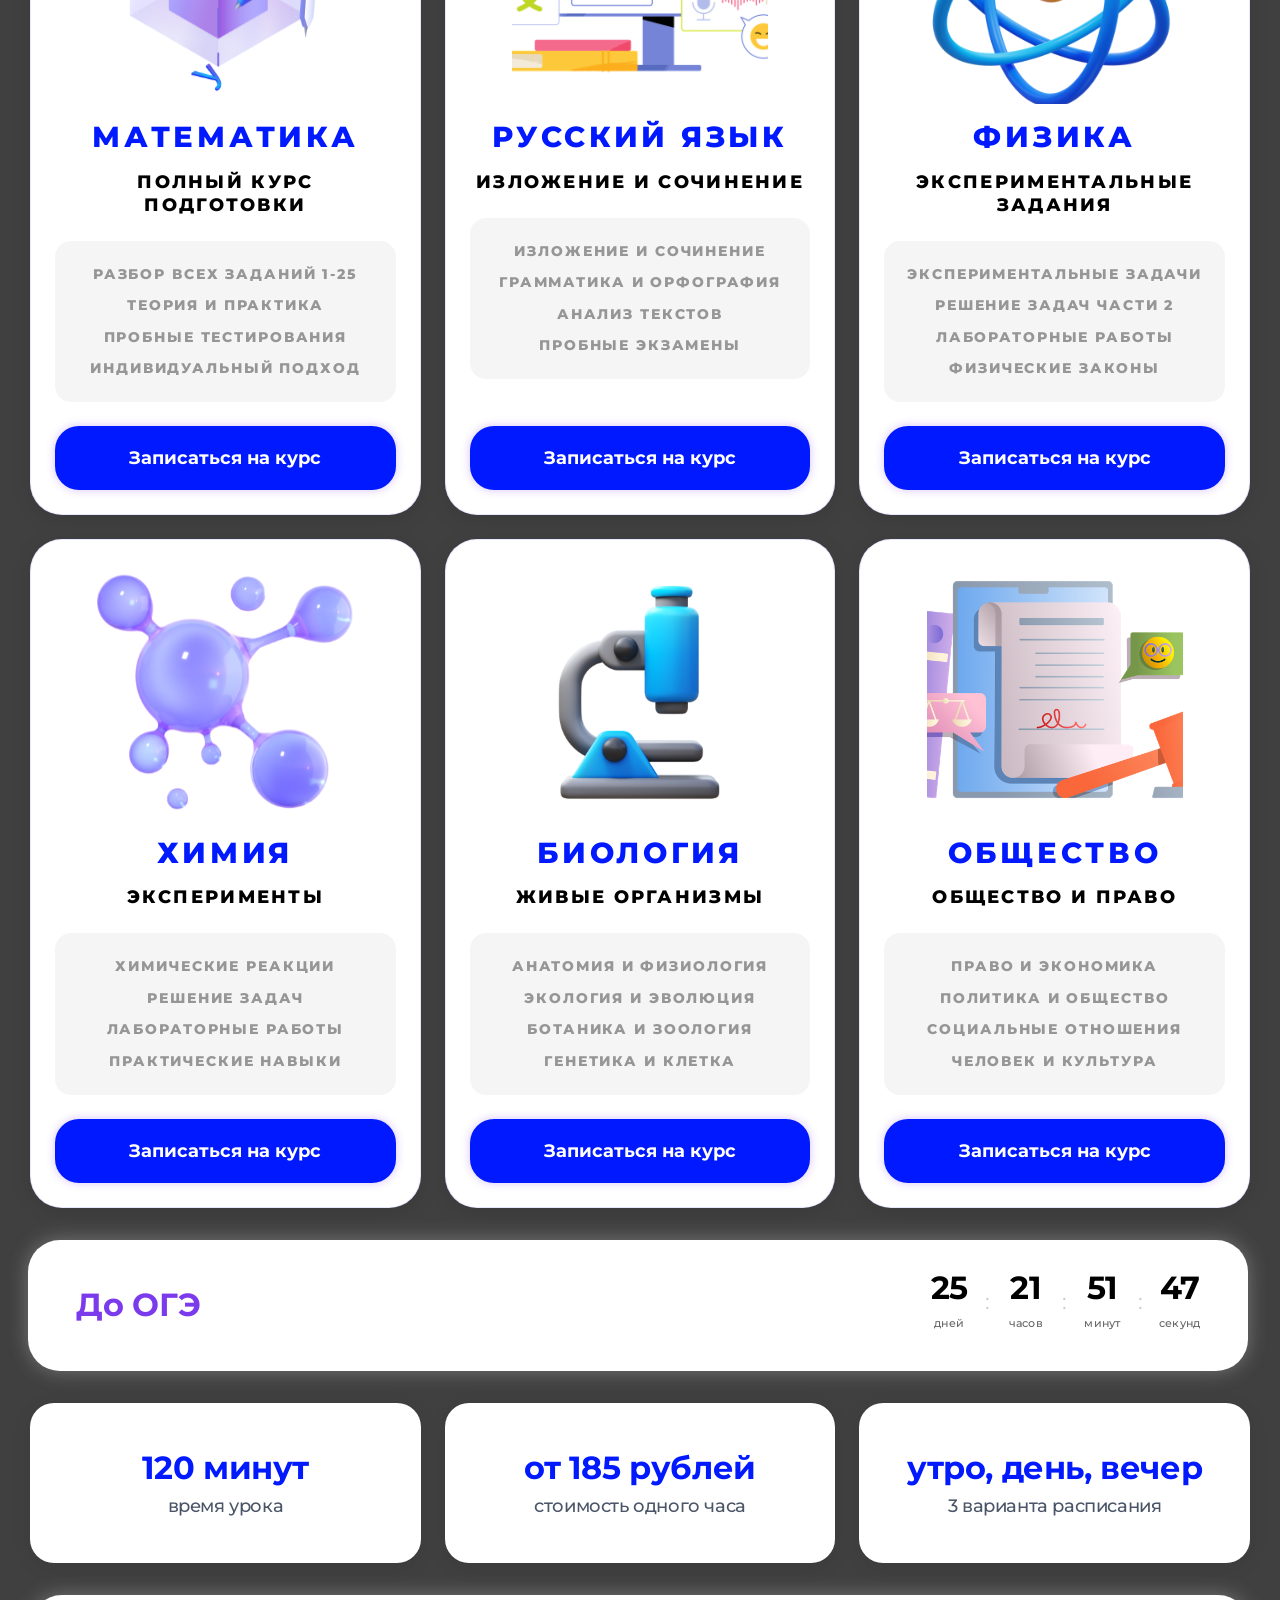
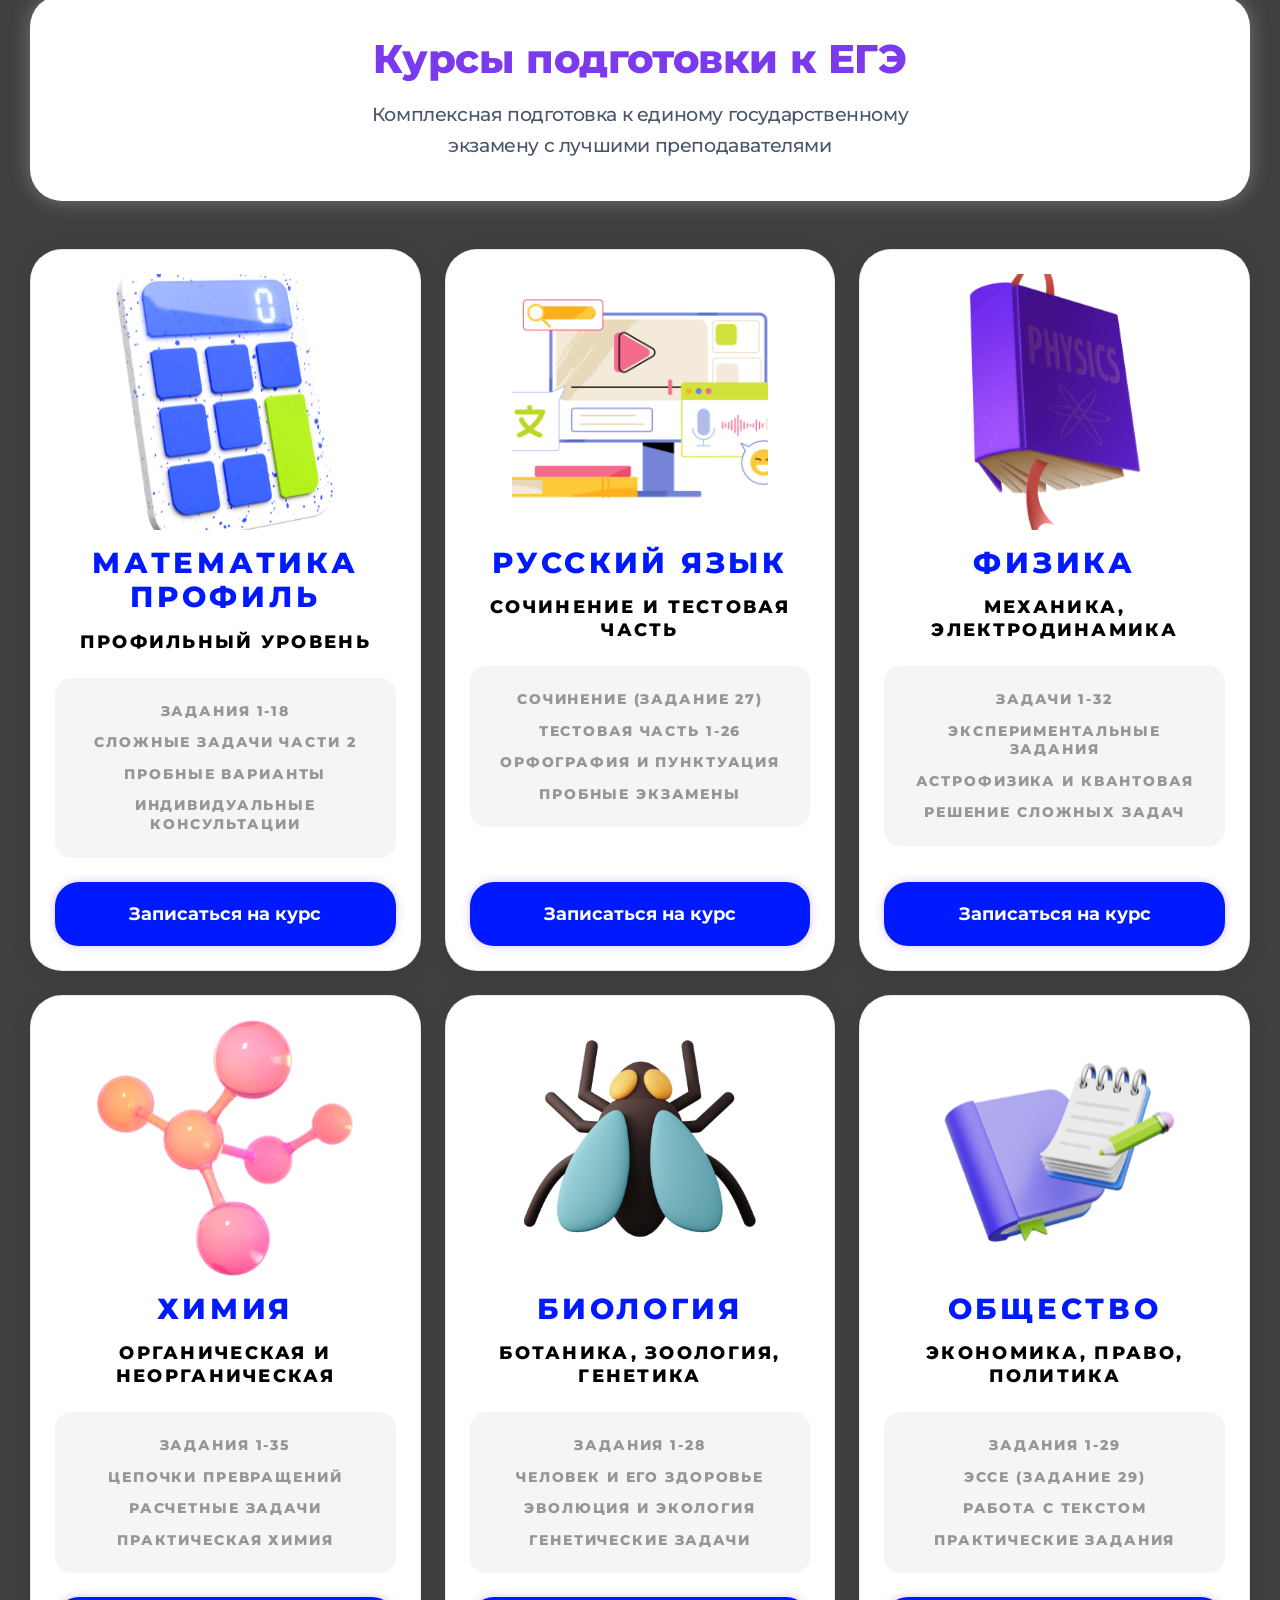
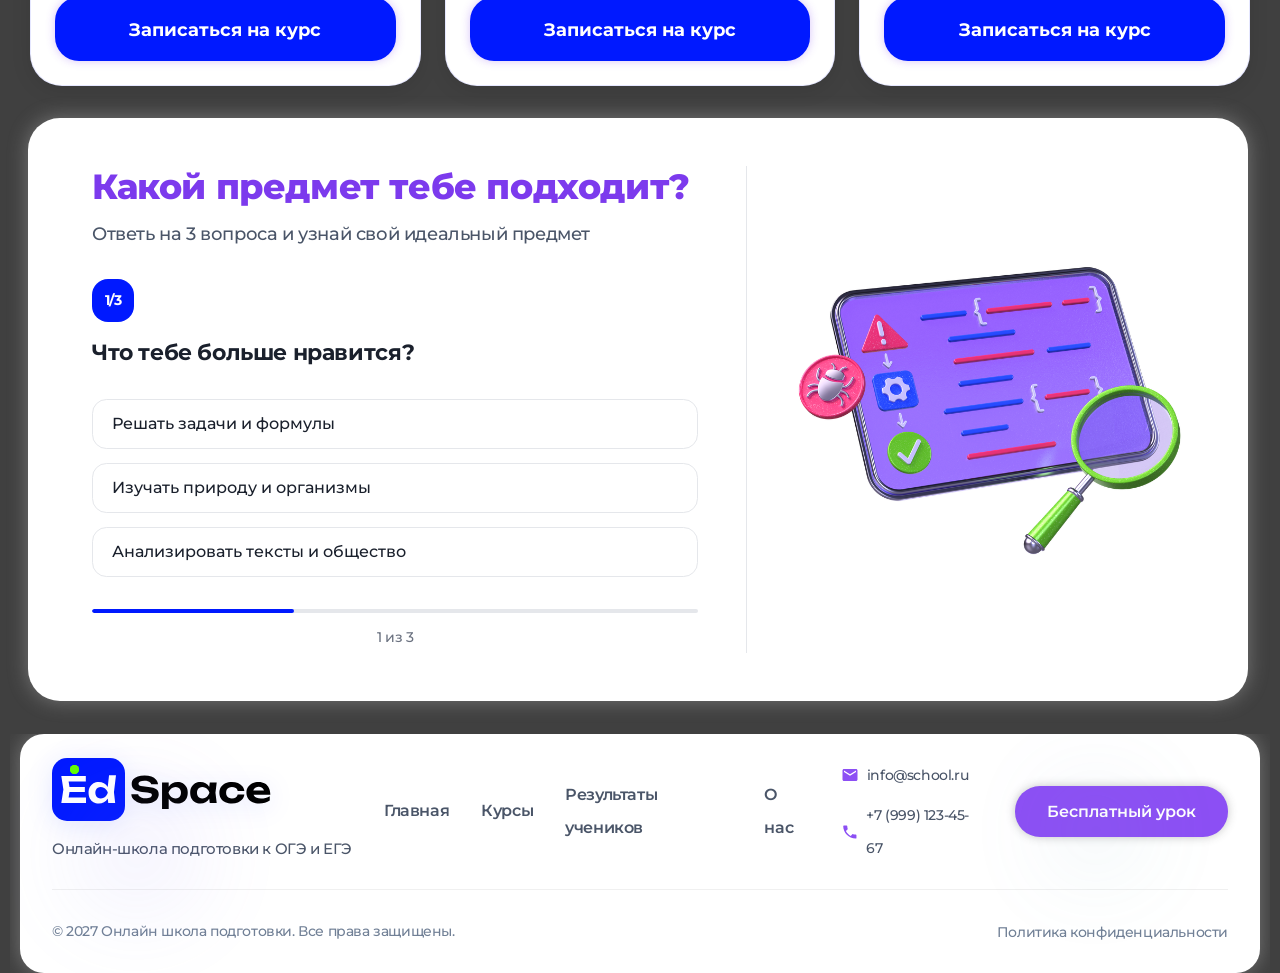
<file: index2.html>
<!DOCTYPE html>
<html lang="en">
<head>
    <meta charset="UTF-8">
    <meta name="viewport" content="width=device-width, initial-scale=1.0">
    <title>Document</title>
     <link rel="stylesheet" href="https://fonts.googleapis.com/css2?family=Montserrat:ital,wght@0,100..900;1,100..900&display=swap">
    <link rel="stylesheet" href="./style2.css">
</head>
<body>
     <div class="first-section">
    <header>
        <!-- Оберните SVG в ссылку на главную страницу -->
        <a href="index.html" class="logo-link">
            <svg
                class="logo"
                width="220"
                height="63"
                viewBox="0 0 220 63"
                fill="none"
                xmlns="http://www.w3.org/2000/svg"
            >
                <!-- ваш SVG код остается без изменений -->
                <rect width="73" height="63" rx="15" fill="#0019FF"/>
                <path d="M32.844 28.98V34.02H13.296V28.98H32.844ZM17.904 31.5L16.104 42.66L13.26 39.42H33.996V45H9.3L11.388 31.5L9.3 18H33.816V23.58H13.26L16.104 20.34L17.904 31.5ZM56.2598 45L55.3598 37.26L56.5838 34.812L55.3958 31.716L57.0518 17.28H63.9998L61.9478 34.236L63.1718 45H56.2598ZM57.8078 34.74C57.4478 36.924 56.7638 38.832 55.7558 40.464C54.7478 42.072 53.4758 43.332 51.9398 44.244C50.4038 45.132 48.6758 45.576 46.7558 45.576C44.7398 45.576 42.9638 45.12 41.4278 44.208C39.9158 43.296 38.7278 42.036 37.8638 40.428C36.9998 38.796 36.5678 36.9 36.5678 34.74C36.5678 32.58 36.9998 30.696 37.8638 29.088C38.7278 27.456 39.9158 26.184 41.4278 25.272C42.9638 24.36 44.7398 23.904 46.7558 23.904C48.6758 23.904 50.4038 24.36 51.9398 25.272C53.4758 26.16 54.7478 27.408 55.7558 29.016C56.7878 30.624 57.4718 32.532 57.8078 34.74ZM43.3358 34.74C43.3358 35.844 43.5638 36.828 44.0198 37.692C44.4758 38.532 45.0998 39.204 45.8918 39.708C46.7078 40.188 47.6438 40.428 48.6998 40.428C49.7558 40.428 50.7518 40.188 51.6878 39.708C52.6478 39.204 53.4878 38.532 54.2078 37.692C54.9278 36.828 55.4678 35.844 55.8278 34.74C55.4678 33.636 54.9278 32.664 54.2078 31.824C53.4878 30.96 52.6478 30.288 51.6878 29.808C50.7518 29.304 49.7558 29.052 48.6998 29.052C47.6438 29.052 46.7078 29.304 45.8918 29.808C45.0998 30.288 44.4758 30.96 44.0198 31.824C43.5638 32.664 43.3358 33.636 43.3358 34.74Z" fill="white"/>
                <circle cx="22.5" cy="11.5" r="4.5" fill="#62FF00"/>
                <path d="M79.332 36.18H86.208C86.328 36.996 86.7 37.716 87.324 38.34C87.948 38.964 88.776 39.444 89.808 39.78C90.864 40.116 92.088 40.284 93.48 40.284C95.472 40.284 97.032 40.008 98.16 39.456C99.312 38.904 99.888 38.124 99.888 37.116C99.888 36.348 99.552 35.76 98.88 35.352C98.232 34.92 97.008 34.608 95.208 34.416L89.988 33.876C86.364 33.516 83.736 32.676 82.104 31.356C80.496 30.036 79.692 28.236 79.692 25.956C79.692 24.156 80.22 22.62 81.276 21.348C82.356 20.076 83.856 19.104 85.776 18.432C87.72 17.76 89.988 17.424 92.58 17.424C95.148 17.424 97.416 17.796 99.384 18.54C101.352 19.284 102.924 20.316 104.1 21.636C105.276 22.956 105.912 24.504 106.008 26.28H99.132C99.036 25.536 98.7 24.912 98.124 24.408C97.572 23.88 96.816 23.472 95.856 23.184C94.92 22.872 93.792 22.716 92.472 22.716C90.648 22.716 89.196 22.98 88.116 23.508C87.06 24.012 86.532 24.744 86.532 25.704C86.532 26.424 86.844 26.988 87.468 27.396C88.116 27.804 89.256 28.104 90.888 28.296L96.396 28.908C98.916 29.172 100.932 29.592 102.444 30.168C103.956 30.744 105.048 31.536 105.72 32.544C106.392 33.552 106.728 34.824 106.728 36.36C106.728 38.208 106.164 39.828 105.036 41.22C103.932 42.588 102.372 43.656 100.356 44.424C98.364 45.192 96.036 45.576 93.372 45.576C90.612 45.576 88.188 45.18 86.1 44.388C84.036 43.596 82.404 42.504 81.204 41.112C80.028 39.696 79.404 38.052 79.332 36.18ZM110.043 24.48H116.703V30.672L116.451 31.536V36.864L116.703 38.448V50.94H110.043V24.48ZM114.507 34.74C114.867 32.532 115.551 30.624 116.559 29.016C117.567 27.408 118.839 26.16 120.375 25.272C121.935 24.36 123.663 23.904 125.559 23.904C127.575 23.904 129.339 24.36 130.851 25.272C132.387 26.184 133.587 27.456 134.451 29.088C135.315 30.696 135.747 32.58 135.747 34.74C135.747 36.9 135.315 38.796 134.451 40.428C133.587 42.036 132.387 43.296 130.851 44.208C129.339 45.12 127.575 45.576 125.559 45.576C123.639 45.576 121.911 45.132 120.375 44.244C118.863 43.332 117.603 42.072 116.595 40.464C115.587 38.832 114.891 36.924 114.507 34.74ZM128.979 34.74C128.979 33.636 128.751 32.664 128.295 31.824C127.839 30.96 127.203 30.288 126.387 29.808C125.595 29.304 124.683 29.052 123.651 29.052C122.595 29.052 121.587 29.304 120.627 29.808C119.667 30.288 118.827 30.96 118.107 31.824C117.411 32.664 116.871 33.636 116.487 34.74C116.871 35.844 117.411 36.828 118.107 37.692C118.827 38.532 119.667 39.204 120.627 39.708C121.587 40.188 122.595 40.428 123.651 40.428C124.683 40.428 125.595 40.188 126.387 39.708C127.203 39.204 127.839 38.532 128.295 37.692C128.751 36.828 128.979 35.844 128.979 34.74ZM157.765 45L156.865 37.548L157.837 34.74L156.865 31.968L157.765 24.48H164.713L163.453 34.74L164.713 45H157.765ZM159.421 34.74C159.061 36.924 158.377 38.832 157.369 40.464C156.361 42.072 155.089 43.332 153.553 44.244C152.017 45.132 150.289 45.576 148.369 45.576C146.353 45.576 144.577 45.12 143.041 44.208C141.529 43.296 140.341 42.036 139.477 40.428C138.613 38.796 138.181 36.9 138.181 34.74C138.181 32.58 138.613 30.696 139.477 29.088C140.341 27.456 141.529 26.184 143.041 25.272C144.577 24.36 146.353 23.904 148.369 23.904C150.289 23.904 152.017 24.36 153.553 25.272C155.089 26.16 156.361 27.408 157.369 29.016C158.401 30.624 159.085 32.532 159.421 34.74ZM144.949 34.74C144.949 35.844 145.177 36.828 145.633 37.692C146.089 38.532 146.713 39.204 147.505 39.708C148.321 40.188 149.257 40.428 150.313 40.428C151.369 40.428 152.365 40.188 153.301 39.708C154.261 39.204 155.101 38.532 155.821 37.692C156.541 36.828 157.081 35.844 157.441 34.74C157.081 33.636 156.541 32.664 155.821 31.824C155.101 30.96 154.261 30.288 153.301 29.808C152.365 29.304 151.369 29.052 150.313 29.052C149.257 29.052 148.321 29.304 147.505 29.808C146.713 30.288 146.089 30.96 145.633 31.824C145.177 32.664 144.949 33.636 144.949 34.74ZM192.343 36.468C192.151 38.268 191.479 39.852 190.327 41.22C189.199 42.588 187.735 43.656 185.935 44.424C184.159 45.192 182.155 45.576 179.923 45.576C177.451 45.576 175.267 45.12 173.371 44.208C171.475 43.296 169.999 42.024 168.943 40.392C167.887 38.76 167.359 36.876 167.359 34.74C167.359 32.604 167.887 30.72 168.943 29.088C169.999 27.456 171.475 26.184 173.371 25.272C175.267 24.36 177.451 23.904 179.923 23.904C182.155 23.904 184.159 24.288 185.935 25.056C187.735 25.824 189.199 26.892 190.327 28.26C191.479 29.604 192.151 31.188 192.343 33.012H185.683C185.419 31.692 184.759 30.684 183.703 29.988C182.671 29.292 181.411 28.944 179.923 28.944C178.747 28.944 177.715 29.172 176.827 29.628C175.963 30.084 175.291 30.744 174.811 31.608C174.331 32.472 174.091 33.516 174.091 34.74C174.091 35.964 174.331 37.008 174.811 37.872C175.291 38.736 175.963 39.396 176.827 39.852C177.715 40.308 178.747 40.536 179.923 40.536C181.435 40.536 182.707 40.176 183.739 39.456C184.771 38.712 185.419 37.716 185.683 36.468H192.343ZM207.209 45.576C204.761 45.576 202.565 45.12 200.621 44.208C198.701 43.296 197.189 42.024 196.085 40.392C194.981 38.76 194.429 36.852 194.429 34.668C194.429 32.532 194.957 30.66 196.013 29.052C197.069 27.444 198.521 26.184 200.369 25.272C202.241 24.36 204.353 23.904 206.705 23.904C209.105 23.904 211.169 24.432 212.897 25.488C214.625 26.544 215.957 28.032 216.893 29.952C217.829 31.872 218.297 34.128 218.297 36.72H199.793V32.508H214.625L212.213 34.02C212.141 32.892 211.865 31.944 211.385 31.176C210.929 30.384 210.317 29.784 209.549 29.376C208.781 28.944 207.869 28.728 206.813 28.728C205.661 28.728 204.665 28.956 203.825 29.412C202.985 29.868 202.325 30.504 201.845 31.32C201.389 32.136 201.161 33.084 201.161 34.164C201.161 35.532 201.461 36.696 202.061 37.656C202.685 38.616 203.573 39.348 204.725 39.852C205.901 40.356 207.329 40.608 209.009 40.608C210.545 40.608 212.081 40.404 213.617 39.996C215.153 39.564 216.533 38.964 217.757 38.196V42.552C216.365 43.512 214.769 44.256 212.969 44.784C211.193 45.312 209.273 45.576 207.209 45.576Z" fill="black"/>
                <circle cx="22.5" cy="11.5" r="4.5" fill="#62FF00"/>
            </svg>
        </a>
        
        <nav class="desktop-nav">
            <a href="index2.html">Курсы</a>
            <a href="qwe.html">Результаты учеников</a>
            <a href="index4.html">О нас</a>
        </nav>
        
        <div class="application">
            <button class="open-company-modal">Забронировать место</button>
        </div>
        
        <!-- Бургер-меню -->
        <div class="burger-button">
            <div class="open-mobile-menu"></div>
        </div>
        
        <!-- Мобильное меню -->
        <div class="mobile-menu">
            <a href="index2.html" class="mobile-nav-link">Курсы</a>
            <a href="qwe.html" class="mobile-nav-link">Результаты учеников</a>
            <a href="index4.html" class="mobile-nav-link">О нас</a>
            <button class="open-company-modal">Забронировать место</button>
        </div>
    </header>
</div>


<section class="courses-hero">
    <div class="courses-hero__container">
        <div class="courses-hero__info">
            <!-- Подсветки -->
            <div class="image-glow glow-1"></div>
            <div class="image-glow glow-2"></div>
            <div class="image-glow glow-3"></div>
            <div class="image-glow glow-4"></div>
            <div class="image-glow glow-5"></div>
            
            <!-- Эффект сияния -->
            <div class="shimmer-effect"></div>
            
            <div class="courses-hero__content">
                <h2>Онлайн-подготовка к экзаменам</h2>
                <h1>Начните путь к <span class="accent-text">100 баллам</span> уже сегодня</h1>
                <p>Получите доступ ко всем курсам ОГЭ и ЕГЭ с пожизненной лицензией. Интерактивные материалы, поддержка преподавателей и гарантия результата.</p>
                <button class="btn courses-hero__btn open-company-modal">Выбрать и купить курс</button>
            </div>
            
            <div class="courses-hero__image">
                <img src="./img/op.png" alt="Студент успешно сдает экзамен" />
            </div>
        </div>
    </div>

    <section class="stats-section">
    <div class="stats-container">
        <h2 class="stats-title">Наши результаты в цифрах</h2>
        <div class="stats-cards">
            <div class="stat-card">
                <div class="stat-number" data-target="95">0</div>
                <div class="stat-text">Средний балл наших учеников</div>
            </div>
            <div class="stat-card">
                <div class="stat-number" data-target="1000">0</div>
                <div class="stat-text">Учеников подготовили к экзаменам</div>
            </div>
            <div class="stat-card">
                <div class="stat-number" data-target="99">0</div>
                <div class="stat-text">Успешной сдачи экзаменов</div>
            </div>
        </div>
    </div>
</section>





<section class="marquee-section">
    <div class="marquee-container">
        <div class="marquee-info">
            <div class="marquee-track">
                <div class="marquee-content">
                    <span class="marquee-item">Подготовка к ОГЭ</span>
                    <span class="marquee-item">Подготовка к ЕГЭ</span>
                    <span class="marquee-item">Высокие баллы</span>
                    <span class="marquee-item">Опытные преподаватели</span>
                    <span class="marquee-item">Онлайн-формат</span>
                    <span class="marquee-item">Все предметы</span>
                    <span class="marquee-item">Гарантия результата</span>
                    <span class="marquee-item">95+ средний балл</span>
                    
                    <!-- Дублируем для бесшовной анимации -->
                    <span class="marquee-item">Подготовка к ОГЭ</span>
                    <span class="marquee-item">Подготовка к ЕГЭ</span>
                    <span class="marquee-item">Высокие баллы</span>
                    <span class="marquee-item">Опытные преподаватели</span>
                    <span class="marquee-item">Онлайн-формат</span>
                    <span class="marquee-item">Все предметы</span>
                    <span class="marquee-item">Гарантия результата</span>
                    <span class="marquee-item">95+ средний балл</span>
                </div>
            </div>
        </div>
    </div>
</section>



<section class="oge-courses-section">
        <div class="oge-courses-container">
            <!-- Только заголовок в белой блажке -->
            <div class="oge-courses-header">
                <h2 class="oge-courses-title">Курсы подготовки к ОГЭ</h2>
                <p class="oge-courses-subtitle">Комплексная подготовка к основному государственному экзамену с лучшими преподавателями</p>
            </div>
            
            <!-- Карточки курсов -->
            <div class="oge-courses-block">
                <!-- Курс 1 - Математика -->
                <div class="oge-course-card">
                    <div class="oge-course-content">
                        <div class="oge-head-content">
                            <img src="./img/react3.svg" alt="ОГЭ Математика">
                            <h2>математика</h2>
                            <p>Полный курс подготовки</p>
                        </div>
                        
                        <div class="oge-main-content">
                            <p>Разбор всех заданий 1-25</p>
                            <p>Теория и практика</p>
                            <p>Пробные тестирования</p>
                            <p>Индивидуальный подход</p>
                        </div>
                        
                         <button class="open-company-modal">Записаться на курс</button>
                    </div>
                </div>
                
                <!-- Курс 2 - Русский язык -->
                <div class="oge-course-card">
                    <div class="oge-course-content">
                        <div class="oge-head-content">
                            <img src="./img/tr.svg" alt="ОГЭ Русский язык">
                            <h2>русский язык</h2>
                            <p>Изложение и сочинение</p>
                        </div>
                        
                        <div class="oge-main-content">
                            <p>Изложение и сочинение</p>
                            <p>Грамматика и орфография</p>
                            <p>Анализ текстов</p>
                            <p>Пробные экзамены</p>
                        </div>
                        
                        <button class="open-company-modal">Записаться на курс</button>
                    </div>
                </div>
                
                <!-- Курс 3 - Физика -->
                <div class="oge-course-card">
                    <div class="oge-course-content">
                        <div class="oge-head-content">
                            <img src="./img/as.svg" alt="ОГЭ Физика">
                            <h2>физика</h2>
                            <p>Экспериментальные задания</p>
                        </div>
                        
                        <div class="oge-main-content">
                            <p>Экспериментальные задачи</p>
                            <p>Решение задач части 2</p>
                            <p>Лабораторные работы</p>
                            <p>Физические законы</p>
                        </div>
                        
                         <button class="open-company-modal">Записаться на курс</button>
                    </div>
                </div>

                <!-- Курс 4 - Химия -->
                <div class="oge-course-card">
                    <div class="oge-course-content">
                        <div class="oge-head-content">
                            <img src="./img/react2.svg" alt="ОГЭ Химия">
                            <h2>химия</h2>
                            <p>эксперименты</p>
                        </div>
                        
                        <div class="oge-main-content">
                            <p>Химические реакции</p>
                            <p>Решение задач</p>
                            <p>Лабораторные работы</p>
                            <p>Практические навыки</p>
                        </div>
                        
                         <button class="open-company-modal">Записаться на курс</button>
                    </div>
                </div>

                <!-- Курс 5 - Биология -->
                <div class="oge-course-card">
                    <div class="oge-course-content">
                        <div class="oge-head-content">
                            <img src="./img/mn.svg" alt="ОГЭ Биология">
                            <h2>биология</h2>
                            <p>Живые организмы</p>
                        </div>
                        
                        <div class="oge-main-content">
                            <p>Анатомия и физиология</p>
                            <p>Экология и эволюция</p>
                            <p>Ботаника и зоология</p>
                            <p>Генетика и клетка</p>
                        </div>
                        
                        <button class="open-company-modal">Записаться на курс</button>
                    </div>
                </div>

                <!-- Курс 6 - Обществознание -->
                <div class="oge-course-card">
                    <div class="oge-course-content">
                        <div class="oge-head-content">
                            <img src="./img/gf.svg" alt="ОГЭ Обществознание">
                            <h2>общество</h2>
                            <p>Общество и право</p>
                        </div>
                        
                        <div class="oge-main-content">
                            <p>Право и экономика</p>
                            <p>Политика и общество</p>
                            <p>Социальные отношения</p>
                            <p>Человек и культура</p>
                        </div>
                        
                         <button class="open-company-modal">Записаться на курс</button>
                    </div>
                </div>
            </div>
        </div>
    </section>

    
<section class="clean-timer-section">
    <div class="clean-timer-container">
        <div class="clean-timer-info">
            <div class="clean-timer-content">
                <div class="clean-text">
                    <h2 class="clean-title">До ОГЭ</h2>
                </div>
                <div class="clean-timer">
                    <div class="clean-time-block">
                        <div class="clean-number" id="days">26</div>
                        <div class="clean-label">дней</div>
                    </div>
                    <div class="clean-colon">:</div>
                    <div class="clean-time-block">
                        <div class="clean-number" id="hours">00</div>
                        <div class="clean-label">часов</div>
                    </div>
                    <div class="clean-colon">:</div>
                    <div class="clean-time-block">
                        <div class="clean-number" id="minutes">00</div>
                        <div class="clean-label">минут</div>
                    </div>
                    <div class="clean-colon">:</div>
                    <div class="clean-time-block">
                        <div class="clean-number" id="seconds">00</div>
                        <div class="clean-label">секунд</div>
                    </div>
                </div>
            </div>
        </div>
    </div>
</section>




<section class="schedule-section">
    <div class="schedule-container">
        <!-- Контейнер для 3 блоков в ряд -->
        <div class="schedule-blocks-exact">
            <!-- Блок 1: 120 минут -->
            <div class="schedule-block-exact">
                <div class="main-line">120 минут</div>
                <div class="sub-line">время урока</div>
            </div>
            
            <!-- Блок 2: от 185 рублей -->
            <div class="schedule-block-exact">
                <div class="main-line">от 185 рублей</div>
                <div class="sub-line">стоимость одного часа</div>
            </div>
            
            <!-- Блок 3: 3 варианта расписания -->
            <div class="schedule-block-exact">
                <div class="main-line">утро, день, вечер</div>
                <div class="sub-line">3 варианта расписания</div>
            </div>
        </div>
    </div>
</section>

<section class="ege-courses-section">
    <div class="ege-courses-container">
        <!-- Только заголовок в белой блажке -->
        <div class="ege-courses-header">
            <h2 class="ege-courses-title">Курсы подготовки к ЕГЭ</h2>
            <p class="ege-courses-subtitle">Комплексная подготовка к единому государственному экзамену с лучшими преподавателями</p>
        </div>
        
        <!-- Карточки курсов -->
        <div class="ege-courses-block">
            <!-- Курс 1 - Математика профиль -->
            <div class="ege-course-card">
                <div class="ege-course-content">
                    <div class="ege-head-content">
                        <img src="./img/gh.svg" alt="ЕГЭ Математика профиль">
                        <h2>математика профиль</h2>
                        <p>Профильный уровень</p>
                    </div>
                    
                    <div class="ege-main-content">
                        <p>Задания 1-18</p>
                        <p>Сложные задачи части 2</p>
                        <p>Пробные варианты</p>
                        <p>Индивидуальные консультации</p>
                    </div>
                    
                     <button class="open-company-modal">Записаться на курс</button>
                </div>
            </div>
            
            <!-- Курс 2 - Русский язык -->
            <div class="ege-course-card">
                <div class="ege-course-content">
                    <div class="ege-head-content">
                        <img src="./img/tr.svg" alt="ЕГЭ Русский язык">
                        <h2>русский язык</h2>
                        <p>Сочинение и тестовая часть</p>
                    </div>
                    
                    <div class="ege-main-content">
                        <p>Сочинение (задание 27)</p>
                        <p>Тестовая часть 1-26</p>
                        <p>Орфография и пунктуация</p>
                        <p>Пробные экзамены</p>
                    </div>
                    
                     <button class="open-company-modal">Записаться на курс</button>
                </div>
            </div>
            
            <!-- Курс 3 - Физика -->
            <div class="ege-course-card">
                <div class="ege-course-content">
                    <div class="ege-head-content">
                        <img src="./img/zx.svg" alt="ЕГЭ Физика">
                        <h2>физика</h2>
                        <p>Механика, электродинамика</p>
                    </div>
                    
                    <div class="ege-main-content">
                        <p>Задачи 1-32</p>
                        <p>Экспериментальные задания</p>
                        <p>Астрофизика и квантовая</p>
                        <p>Решение сложных задач</p>
                    </div>
                    
                     <button class="open-company-modal">Записаться на курс</button>
                </div>
            </div>

            <!-- Курс 4 - Химия -->
            <div class="ege-course-card">
                <div class="ege-course-content">
                    <div class="ege-head-content">
                        <img src="./img/q1.svg" alt="ЕГЭ Химия">
                        <h2>химия</h2>
                        <p>Органическая и неорганическая</p>
                    </div>
                    
                    <div class="ege-main-content">
                        <p>Задания 1-35</p>
                        <p>Цепочки превращений</p>
                        <p>Расчетные задачи</p>
                        <p>Практическая химия</p>
                    </div>
                    
                     <button class="open-company-modal">Записаться на курс</button>
                </div>
            </div>

            <!-- Курс 5 - Биология -->
            <div class="ege-course-card">
                <div class="ege-course-content">
                    <div class="ege-head-content">
                        <img src="./img/ert.svg" alt="ЕГЭ Биология">
                        <h2>биология</h2>
                        <p>Ботаника, зоология, генетика</p>
                    </div>
                    
                    <div class="ege-main-content">
                        <p>Задания 1-28</p>
                        <p>Человек и его здоровье</p>
                        <p>Эволюция и экология</p>
                        <p>Генетические задачи</p>
                    </div>
                    
                    <button class="open-company-modal">Записаться на курс</button>
                </div>
            </div>

            <!-- Курс 6 - Обществознание -->
            <div class="ege-course-card">
                <div class="ege-course-content">
                    <div class="ege-head-content">
                        <img src="./img/tyu.svg" alt="ЕГЭ Обществознание">
                        <h2>общество</h2>
                        <p>Экономика, право, политика</p>
                    </div>
                    
                    <div class="ege-main-content">
                        <p>Задания 1-29</p>
                        <p>Эссе (задание 29)</p>
                        <p>Работа с текстом</p>
                        <p>Практические задания</p>
                    </div>
                    
                    <button class="open-company-modal">Записаться на курс</button>
                </div>
            </div>
        </div>
    </div>
</section>

 



<section class="test-with-image-section">
    <div class="test-with-image-container">
        <div class="test-with-image-info">
            <!-- Левая часть: тест -->
            <div class="test-left-side">
                <div class="test-header">
                    <h2 class="test-title">Какой предмет тебе подходит?</h2>
                    <p class="test-subtitle">Ответь на 3 вопроса и узнай свой идеальный предмет</p>
                </div>

                <div class="test-content">
                    <!-- Вопрос 1 -->
                    <div class="test-step active" id="testStep1">
                        <div class="test-question">
                            <div class="test-question-number">1/3</div>
                            <h3 class="test-question-text">Что тебе больше нравится?</h3>
                        </div>
                        
                        <div class="test-options">
                            <button class="test-option" data-points="math-physics">Решать задачи и формулы</button>
                            <button class="test-option" data-points="biology-chemistry">Изучать природу и организмы</button>
                            <button class="test-option" data-points="social-russian">Анализировать тексты и общество</button>
                        </div>
                    </div>

                    <!-- Вопрос 2 -->
                    <div class="test-step" id="testStep2">
                        <div class="test-question">
                            <div class="test-question-number">2/3</div>
                            <h3 class="test-question-text">Какой вид деятельности ближе?</h3>
                        </div>
                        
                        <div class="test-options">
                            <button class="test-option" data-points="physics-chemistry">Эксперименты и опыты</button>
                            <button class="test-option" data-points="math-biology">Логические размышления</button>
                            <button class="test-option" data-points="russian-social">Обсуждения и дискуссии</button>
                        </div>
                    </div>

                    <!-- Вопрос 3 -->
                    <div class="test-step" id="testStep3">
                        <div class="test-question">
                            <div class="test-question-number">3/3</div>
                            <h3 class="test-question-text">Кем видишь себя в будущем?</h3>
                        </div>
                        
                        <div class="test-options">
                            <button class="test-option" data-points="math-physics">Инженер, программист, ученый</button>
                            <button class="test-option" data-points="biology-chemistry">Врач, эколог, биолог</button>
                            <button class="test-option" data-points="russian-social">Юрист, журналист, учитель</button>
                        </div>
                    </div>

                    <!-- Результат -->
                    <div class="test-step" id="testStep4">
                        <div class="test-result">
                            <div class="test-result-icon">🎯</div>
                            <h3 class="test-result-title">Тебе подходит:</h3>
                            
                            <div class="test-result-subject" id="testResultSubject">
                                <div class="test-subject-name">Математика</div>
                                <div class="test-subject-desc">Точные науки и вычисления</div>
                            </div>
                            
                            <div class="test-result-actions">
                                <button class="test-action-btn" id="testRestartBtn">Заново</button>
                                <button class="test-action-btn primary" id="testChooseBtn">Выбрать</button>
                            </div>
                        </div>
                    </div>
                </div>

                <!-- Прогресс -->
                <div class="test-progress">
                    <div class="test-progress-bar">
                        <div class="test-progress-fill" id="testProgressFill"></div>
                    </div>
                    <div class="test-progress-text" id="testProgressText">1 из 3</div>
                </div>
            </div>

            <!-- Правая часть: чистая картинка -->
            <div class="image-right-side">
                <div class="image-container">
                    <img src="./img/iop.svg" alt="Образование и подготовка" class="test-image">
                </div>
            </div>
        </div>
    </div>
</section>


<footer class="footer-section">
    <div class="footer-container">
        <div class="footer-block">
            <!-- Основной контент подвала -->
            <div class="footer-content">
                <!-- Лого и описание -->
                <div class="footer-brand">
                    <svg class="footer-logo" width="220" height="63" viewBox="0 0 220 63" fill="none">
                        <rect width="73" height="63" rx="15" fill="#0019FF"/>
                        <path d="M32.844 28.98V34.02H13.296V28.98H32.844ZM17.904 31.5L16.104 42.66L13.26 39.42H33.996V45H9.3L11.388 31.5L9.3 18H33.816V23.58H13.26L16.104 20.34L17.904 31.5ZM56.2598 45L55.3598 37.26L56.5838 34.812L55.3958 31.716L57.0518 17.28H63.9998L61.9478 34.236L63.1718 45H56.2598ZM57.8078 34.74C57.4478 36.924 56.7638 38.832 55.7558 40.464C54.7478 42.072 53.4758 43.332 51.9398 44.244C50.4038 45.132 48.6758 45.576 46.7558 45.576C44.7398 45.576 42.9638 45.12 41.4278 44.208C39.9158 43.296 38.7278 42.036 37.8638 40.428C36.9998 38.796 36.5678 36.9 36.5678 34.74C36.5678 32.58 36.9998 30.696 37.8638 29.088C38.7278 27.456 39.9158 26.184 41.4278 25.272C42.9638 24.36 44.7398 23.904 46.7558 23.904C48.6758 23.904 50.4038 24.36 51.9398 25.272C53.4758 26.16 54.7478 27.408 55.7558 29.016C56.7878 30.624 57.4718 32.532 57.8078 34.74ZM43.3358 34.74C43.3358 35.844 43.5638 36.828 44.0198 37.692C44.4758 38.532 45.0998 39.204 45.8918 39.708C46.7078 40.188 47.6438 40.428 48.6998 40.428C49.7558 40.428 50.7518 40.188 51.6878 39.708C52.6478 39.204 53.4878 38.532 54.2078 37.692C54.9278 36.828 55.4678 35.844 55.8278 34.74C55.4678 33.636 54.9278 32.664 54.2078 31.824C53.4878 30.96 52.6478 30.288 51.6878 29.808C50.7518 29.304 49.7558 29.052 48.6998 29.052C47.6438 29.052 46.7078 29.304 45.8918 29.808C45.0998 30.288 44.4758 30.96 44.0198 31.824C43.5638 32.664 43.3358 33.636 43.3358 34.74Z" fill="white"/>
                        <circle cx="22.5" cy="11.5" r="4.5" fill="#62FF00"/>
                        <path d="M79.332 36.18H86.208C86.328 36.996 86.7 37.716 87.324 38.34C87.948 38.964 88.776 39.444 89.808 39.78C90.864 40.116 92.088 40.284 93.48 40.284C95.472 40.284 97.032 40.008 98.16 39.456C99.312 38.904 99.888 38.124 99.888 37.116C99.888 36.348 99.552 35.76 98.88 35.352C98.232 34.92 97.008 34.608 95.208 34.416L89.988 33.876C86.364 33.516 83.736 32.676 82.104 31.356C80.496 30.036 79.692 28.236 79.692 25.956C79.692 24.156 80.22 22.62 81.276 21.348C82.356 20.076 83.856 19.104 85.776 18.432C87.72 17.76 89.988 17.424 92.58 17.424C95.148 17.424 97.416 17.796 99.384 18.54C101.352 19.284 102.924 20.316 104.1 21.636C105.276 22.956 105.912 24.504 106.008 26.28H99.132C99.036 25.536 98.7 24.912 98.124 24.408C97.572 23.88 96.816 23.472 95.856 23.184C94.92 22.872 93.792 22.716 92.472 22.716C90.648 22.716 89.196 22.98 88.116 23.508C87.06 24.012 86.532 24.744 86.532 25.704C86.532 26.424 86.844 26.988 87.468 27.396C88.116 27.804 89.256 28.104 90.888 28.296L96.396 28.908C98.916 29.172 100.932 29.592 102.444 30.168C103.956 30.744 105.048 31.536 105.72 32.544C106.392 33.552 106.728 34.824 106.728 36.36C106.728 38.208 106.164 39.828 105.036 41.22C103.932 42.588 102.372 43.656 100.356 44.424C98.364 45.192 96.036 45.576 93.372 45.576C90.612 45.576 88.188 45.18 86.1 44.388C84.036 43.596 82.404 42.504 81.204 41.112C80.028 39.696 79.404 38.052 79.332 36.18ZM110.043 24.48H116.703V30.672L116.451 31.536V36.864L116.703 38.448V50.94H110.043V24.48ZM114.507 34.74C114.867 32.532 115.551 30.624 116.559 29.016C117.567 27.408 118.839 26.16 120.375 25.272C121.935 24.36 123.663 23.904 125.559 23.904C127.575 23.904 129.339 24.36 130.851 25.272C132.387 26.184 133.587 27.456 134.451 29.088C135.315 30.696 135.747 32.58 135.747 34.74C135.747 36.9 135.315 38.796 134.451 40.428C133.587 42.036 132.387 43.296 130.851 44.208C129.339 45.12 127.575 45.576 125.559 45.576C123.639 45.576 121.911 45.132 120.375 44.244C118.863 43.332 117.603 42.072 116.595 40.464C115.587 38.832 114.891 36.924 114.507 34.74ZM128.979 34.74C128.979 33.636 128.751 32.664 128.295 31.824C127.839 30.96 127.203 30.288 126.387 29.808C125.595 29.304 124.683 29.052 123.651 29.052C122.595 29.052 121.587 29.304 120.627 29.808C119.667 30.288 118.827 30.96 118.107 31.824C117.411 32.664 116.871 33.636 116.487 34.74C116.871 35.844 117.411 36.828 118.107 37.692C118.827 38.532 119.667 39.204 120.627 39.708C121.587 40.188 122.595 40.428 123.651 40.428C124.683 40.428 125.595 40.188 126.387 39.708C127.203 39.204 127.839 38.532 128.295 37.692C128.751 36.828 128.979 35.844 128.979 34.74ZM157.765 45L156.865 37.548L157.837 34.74L156.865 31.968L157.765 24.48H164.713L163.453 34.74L164.713 45H157.765ZM159.421 34.74C159.061 36.924 158.377 38.832 157.369 40.464C156.361 42.072 155.089 43.332 153.553 44.244C152.017 45.132 150.289 45.576 148.369 45.576C146.353 45.576 144.577 45.12 143.041 44.208C141.529 43.296 140.341 42.036 139.477 40.428C138.613 38.796 138.181 36.9 138.181 34.74C138.181 32.58 138.613 30.696 139.477 29.088C140.341 27.456 141.529 26.184 143.041 25.272C144.577 24.36 146.353 23.904 148.369 23.904C150.289 23.904 152.017 24.36 153.553 25.272C155.089 26.16 156.361 27.408 157.369 29.016C158.401 30.624 159.085 32.532 159.421 34.74ZM144.949 34.74C144.949 35.844 145.177 36.828 145.633 37.692C146.089 38.532 146.713 39.204 147.505 39.708C148.321 40.188 149.257 40.428 150.313 40.428C151.369 40.428 152.365 40.188 153.301 39.708C154.261 39.204 155.101 38.532 155.821 37.692C156.541 36.828 157.081 35.844 157.441 34.74C157.081 33.636 156.541 32.664 155.821 31.824C155.101 30.96 154.261 30.288 153.301 29.808C152.365 29.304 151.369 29.052 150.313 29.052C149.257 29.052 148.321 29.304 147.505 29.808C146.713 30.288 146.089 30.96 145.633 31.824C145.177 32.664 144.949 33.636 144.949 34.74ZM192.343 36.468C192.151 38.268 191.479 39.852 190.327 41.22C189.199 42.588 187.735 43.656 185.935 44.424C184.159 45.192 182.155 45.576 179.923 45.576C177.451 45.576 175.267 45.12 173.371 44.208C171.475 43.296 169.999 42.024 168.943 40.392C167.887 38.76 167.359 36.876 167.359 34.74C167.359 32.604 167.887 30.72 168.943 29.088C169.999 27.456 171.475 26.184 173.371 25.272C175.267 24.36 177.451 23.904 179.923 23.904C182.155 23.904 184.159 24.288 185.935 25.056C187.735 25.824 189.199 26.892 190.327 28.26C191.479 29.604 192.151 31.188 192.343 33.012H185.683C185.419 31.692 184.759 30.684 183.703 29.988C182.671 29.292 181.411 28.944 179.923 28.944C178.747 28.944 177.715 29.172 176.827 29.628C175.963 30.084 175.291 30.744 174.811 31.608C174.331 32.472 174.091 33.516 174.091 34.74C174.091 35.964 174.331 37.008 174.811 37.872C175.291 38.736 175.963 39.396 176.827 39.852C177.715 40.308 178.747 40.536 179.923 40.536C181.435 40.536 182.707 40.176 183.739 39.456C184.771 38.712 185.419 37.716 185.683 36.468H192.343ZM207.209 45.576C204.761 45.576 202.565 45.12 200.621 44.208C198.701 43.296 197.189 42.024 196.085 40.392C194.981 38.76 194.429 36.852 194.429 34.668C194.429 32.532 194.957 30.66 196.013 29.052C197.069 27.444 198.521 26.184 200.369 25.272C202.241 24.36 204.353 23.904 206.705 23.904C209.105 23.904 211.169 24.432 212.897 25.488C214.625 26.544 215.957 28.032 216.893 29.952C217.829 31.872 218.297 34.128 218.297 36.72H199.793V32.508H214.625L212.213 34.02C212.141 32.892 211.865 31.944 211.385 31.176C210.929 30.384 210.317 29.784 209.549 29.376C208.781 28.944 207.869 28.728 206.813 28.728C205.661 28.728 204.665 28.956 203.825 29.412C202.985 29.868 202.325 30.504 201.845 31.32C201.389 32.136 201.161 33.084 201.161 34.164C201.161 35.532 201.461 36.696 202.061 37.656C202.685 38.616 203.573 39.348 204.725 39.852C205.901 40.356 207.329 40.608 209.009 40.608C210.545 40.608 212.081 40.404 213.617 39.996C215.153 39.564 216.533 38.964 217.757 38.196V42.552C216.365 43.512 214.769 44.256 212.969 44.784C211.193 45.312 209.273 45.576 207.209 45.576Z" fill="black"/>
                        <circle cx="22.5" cy="11.5" r="4.5" fill="#62FF00"/>
                    </svg>
                    <p class="footer-tagline">
                        Онлайн-школа подготовки к ОГЭ и ЕГЭ
                    </p>
                </div>

                <!-- Навигация -->
                <div class="footer-nav">
                  <a href="index.html" class="footer-link">Главная</a>
                    <a href="index2.html" class="footer-link">Курсы</a>
                    <a href="qwe.html" class="footer-link">Результаты учеников</a>
                    <a href="index4.html" class="footer-link">О нас</a>
                </div>

                <!-- Контакты -->
                <div class="footer-contacts">
                    <div class="contact-item">
                        <svg width="18" height="18" viewBox="0 0 24 24" fill="#8C4FF4">
                            <path d="M20 4H4c-1.1 0-1.99.9-1.99 2L2 18c0 1.1.9 2 2 2h16c1.1 0 2-.9 2-2V6c0-1.1-.9-2-2-2zm0 4l-8 5-8-5V6l8 5 8-5v2z"/>
                        </svg>
                        <span>info@school.ru</span>
                    </div>
                    <div class="contact-item">
                        <svg width="18" height="18" viewBox="0 0 24 24" fill="#8C4FF4">
                            <path d="M6.62 10.79c1.44 2.83 3.76 5.14 6.59 6.59l2.2-2.2c.27-.27.67-.36 1.02-.24 1.12.37 2.33.57 3.57.57.55 0 1 .45 1 1V20c0 .55-.45 1-1 1-9.39 0-17-7.61-17-17 0-.55.45-1 1-1h3.5c.55 0 1 .45 1 1 0 1.25.2 2.45.57 3.57.11.35.03.74-.25 1.02l-2.2 2.2z"/>
                        </svg>
                        <span>+7 (999) 123-45-67</span>
                    </div>
                </div>

                <!-- Кнопка -->
                <button class="footer-btn open-company-modal">
                    Бесплатный урок
                </button>
            </div>

            <!-- Нижняя часть -->
            <div class="footer-bottom">
                <div class="copyright">
                    © 2027 Онлайн школа подготовки. Все права защищены.
                </div>
                <div class="legal-links">
                    <a href="#">Политика конфиденциальности</a>
                </div>
            </div>
        </div>
    </div>

   
    <div class="footer-glow glow-1"></div>
    <div class="footer-glow glow-2"></div>
</footer>



 <!-- Модальное окно -->
    <div class="company-modal" id="companyModal">
        <div class="modal-container">
            <div class="modal-header">
                <button class="close-modal" id="closeModal">
                    <i class="fas_fa-times">×</i>
                </button>
                <h2>Запись на <span>подготовку</span></h2>
            </div>
            
            <div class="modal-body">
                <form class="enrollment-form" id="enrollmentForm">
                    <!-- Имя ребенка -->
                    <div class="form-group">
                        <label for="childName">Имя ребёнка</label>
                        <input type="text" id="childName" class="form-control" placeholder="Введите имя ребёнка" required>
                    </div>
                    
                    <!-- Телефон родителя -->
                    <div class="form-group">
                        <label for="parentPhone">Телефон родителя</label>
                        <input type="tel" id="parentPhone" class="form-control" placeholder="+7 (999) 999-99-99" required>
                    </div>
                    
                    <!-- КРУПНЫЕ КНОПКИ ОГЭ/ЕГЭ -->
                    <div class="form-group">
                        <label>Тип экзамена</label>
                        <div class="exam-type-group">
                            <div class="exam-type-options">
                                <div class="exam-option">
                                    <input type="radio" id="oge" name="examType" value="oge" required>
                                    <label for="oge" class="exam-label">ОГЭ</label>
                                </div>
                                <div class="exam-option">
                                    <input type="radio" id="ege" name="examType" value="ege" required>
                                    <label for="ege" class="exam-label">ЕГЭ</label>
                                </div>
                            </div>
                        </div>
                    </div>
                    
                    <!-- Выпадающий список предметов -->
                    <div class="form-group">
                        <label for="subject">Предмет</label>
                        <select id="subject" class="form-control" required>
                            <option value="" disabled selected>Выберите предмет</option>
                            <option value="math">Математика</option>
                            <option value="russian">Русский язык</option>
                            <option value="physics">Физика</option>
                            <option value="informatics">Информатика</option>
                            <option value="english">Английский язык</option>
                            <option value="history">История</option>
                            <option value="social">Обществознание</option>
                            <option value="biology">Биология</option>
                            <option value="chemistry">Химия</option>
                        </select>
                    </div>
                    
                    <!-- Выпадающий список класса -->
                    <div class="form-group">
                        <label for="grade">Класс</label>
                        <select id="grade" class="form-control" required>
                            <option value="" disabled selected>Выберите класс</option>
                            <option value="9">9 класс</option>
                            <option value="10">10 класс</option>
                            <option value="11">11 класс</option>
                        </select>
                    </div>
                    
                    <!-- Выпадающий список формы обучения -->
                    <div class="form-group">
                        <label for="format">Формат обучения</label>
                        <select id="format" class="form-control" required>
                            <option value="" disabled selected>Выберите формат</option>
                            <option value="individual">Индивидуальные занятия</option>
                            <option value="group">Групповые занятия</option>
                            <option value="online">Онлайн-курс</option>
                        </select>
                    </div>
                    
                    <button type="submit" class="submit-btn">
                        Отправить заявку
                    </button>
                </form>
                
                <!-- Сообщение об успешной отправке -->
                <div class="success-message" id="successMessage">
                    <div class="success-icon">
                        <i class="fas fa-check"></i>
                    </div>
                    <h3>Заявка отправлена!</h3>
                    <p>Ваши данные успешно отправлены. Наш менеджер свяжется с вами в течение 2 часов для подтверждения записи.</p>
                    <button class="success-btn" id="closeSuccess">
                        Понятно
                    </button>
                </div>
            </div>
            
            <div class="modal-footer">
                <p>Нажимая кнопку "Отправить заявку", вы соглашаетесь с политикой конфиденциальности</p>
            </div>
        </div>
    </div>





</body>
<script src="./script2.js"></script>
</html>
</file>
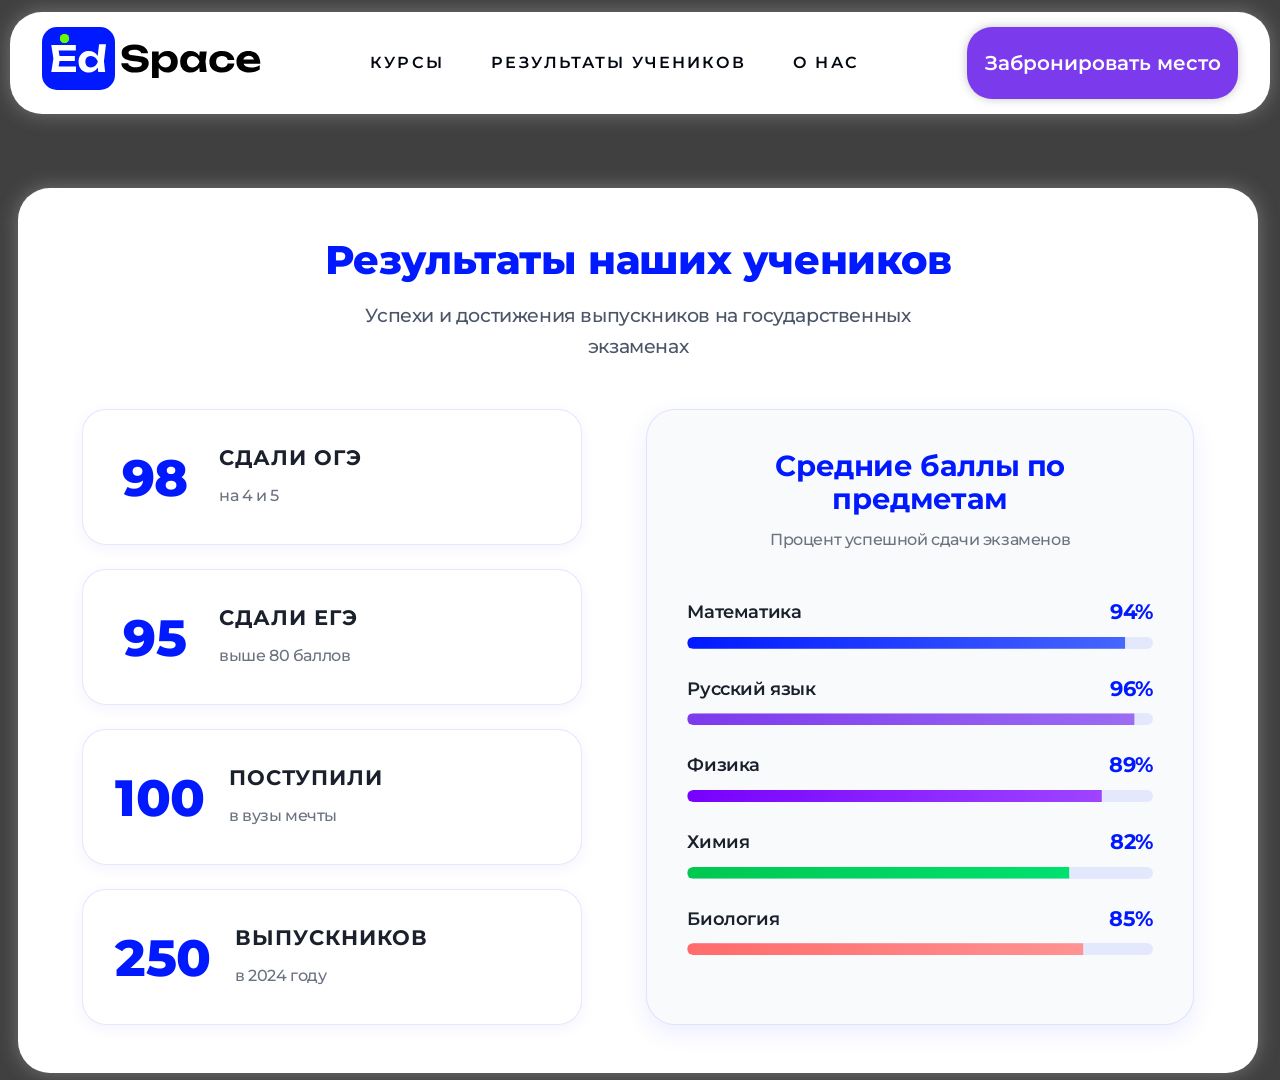
<file: index3.html>
<!DOCTYPE html>
<html lang="en">
<head>
    <meta charset="UTF-8">
    <meta name="viewport" content="width=device-width, initial-scale=1.0">
    <title>Document</title>
    <link rel="stylesheet" href="style3.css">
    <link rel="stylesheet" href="https://fonts.googleapis.com/css2?family=Montserrat:ital,wght@0,100..900;1,100..900&display=swap">
</head>
<body>
    <div class="first-section">
    <header>
        <!-- Оберните SVG в ссылку на главную страницу -->
        <a href="index.html" class="logo-link">
            <svg
                class="logo"
                width="220"
                height="63"
                viewBox="0 0 220 63"
                fill="none"
                xmlns="http://www.w3.org/2000/svg"
            >
                <!-- ваш SVG код остается без изменений -->
                <rect width="73" height="63" rx="15" fill="#0019FF"/>
                <path d="M32.844 28.98V34.02H13.296V28.98H32.844ZM17.904 31.5L16.104 42.66L13.26 39.42H33.996V45H9.3L11.388 31.5L9.3 18H33.816V23.58H13.26L16.104 20.34L17.904 31.5ZM56.2598 45L55.3598 37.26L56.5838 34.812L55.3958 31.716L57.0518 17.28H63.9998L61.9478 34.236L63.1718 45H56.2598ZM57.8078 34.74C57.4478 36.924 56.7638 38.832 55.7558 40.464C54.7478 42.072 53.4758 43.332 51.9398 44.244C50.4038 45.132 48.6758 45.576 46.7558 45.576C44.7398 45.576 42.9638 45.12 41.4278 44.208C39.9158 43.296 38.7278 42.036 37.8638 40.428C36.9998 38.796 36.5678 36.9 36.5678 34.74C36.5678 32.58 36.9998 30.696 37.8638 29.088C38.7278 27.456 39.9158 26.184 41.4278 25.272C42.9638 24.36 44.7398 23.904 46.7558 23.904C48.6758 23.904 50.4038 24.36 51.9398 25.272C53.4758 26.16 54.7478 27.408 55.7558 29.016C56.7878 30.624 57.4718 32.532 57.8078 34.74ZM43.3358 34.74C43.3358 35.844 43.5638 36.828 44.0198 37.692C44.4758 38.532 45.0998 39.204 45.8918 39.708C46.7078 40.188 47.6438 40.428 48.6998 40.428C49.7558 40.428 50.7518 40.188 51.6878 39.708C52.6478 39.204 53.4878 38.532 54.2078 37.692C54.9278 36.828 55.4678 35.844 55.8278 34.74C55.4678 33.636 54.9278 32.664 54.2078 31.824C53.4878 30.96 52.6478 30.288 51.6878 29.808C50.7518 29.304 49.7558 29.052 48.6998 29.052C47.6438 29.052 46.7078 29.304 45.8918 29.808C45.0998 30.288 44.4758 30.96 44.0198 31.824C43.5638 32.664 43.3358 33.636 43.3358 34.74Z" fill="white"/>
                <circle cx="22.5" cy="11.5" r="4.5" fill="#62FF00"/>
                <path d="M79.332 36.18H86.208C86.328 36.996 86.7 37.716 87.324 38.34C87.948 38.964 88.776 39.444 89.808 39.78C90.864 40.116 92.088 40.284 93.48 40.284C95.472 40.284 97.032 40.008 98.16 39.456C99.312 38.904 99.888 38.124 99.888 37.116C99.888 36.348 99.552 35.76 98.88 35.352C98.232 34.92 97.008 34.608 95.208 34.416L89.988 33.876C86.364 33.516 83.736 32.676 82.104 31.356C80.496 30.036 79.692 28.236 79.692 25.956C79.692 24.156 80.22 22.62 81.276 21.348C82.356 20.076 83.856 19.104 85.776 18.432C87.72 17.76 89.988 17.424 92.58 17.424C95.148 17.424 97.416 17.796 99.384 18.54C101.352 19.284 102.924 20.316 104.1 21.636C105.276 22.956 105.912 24.504 106.008 26.28H99.132C99.036 25.536 98.7 24.912 98.124 24.408C97.572 23.88 96.816 23.472 95.856 23.184C94.92 22.872 93.792 22.716 92.472 22.716C90.648 22.716 89.196 22.98 88.116 23.508C87.06 24.012 86.532 24.744 86.532 25.704C86.532 26.424 86.844 26.988 87.468 27.396C88.116 27.804 89.256 28.104 90.888 28.296L96.396 28.908C98.916 29.172 100.932 29.592 102.444 30.168C103.956 30.744 105.048 31.536 105.72 32.544C106.392 33.552 106.728 34.824 106.728 36.36C106.728 38.208 106.164 39.828 105.036 41.22C103.932 42.588 102.372 43.656 100.356 44.424C98.364 45.192 96.036 45.576 93.372 45.576C90.612 45.576 88.188 45.18 86.1 44.388C84.036 43.596 82.404 42.504 81.204 41.112C80.028 39.696 79.404 38.052 79.332 36.18ZM110.043 24.48H116.703V30.672L116.451 31.536V36.864L116.703 38.448V50.94H110.043V24.48ZM114.507 34.74C114.867 32.532 115.551 30.624 116.559 29.016C117.567 27.408 118.839 26.16 120.375 25.272C121.935 24.36 123.663 23.904 125.559 23.904C127.575 23.904 129.339 24.36 130.851 25.272C132.387 26.184 133.587 27.456 134.451 29.088C135.315 30.696 135.747 32.58 135.747 34.74C135.747 36.9 135.315 38.796 134.451 40.428C133.587 42.036 132.387 43.296 130.851 44.208C129.339 45.12 127.575 45.576 125.559 45.576C123.639 45.576 121.911 45.132 120.375 44.244C118.863 43.332 117.603 42.072 116.595 40.464C115.587 38.832 114.891 36.924 114.507 34.74ZM128.979 34.74C128.979 33.636 128.751 32.664 128.295 31.824C127.839 30.96 127.203 30.288 126.387 29.808C125.595 29.304 124.683 29.052 123.651 29.052C122.595 29.052 121.587 29.304 120.627 29.808C119.667 30.288 118.827 30.96 118.107 31.824C117.411 32.664 116.871 33.636 116.487 34.74C116.871 35.844 117.411 36.828 118.107 37.692C118.827 38.532 119.667 39.204 120.627 39.708C121.587 40.188 122.595 40.428 123.651 40.428C124.683 40.428 125.595 40.188 126.387 39.708C127.203 39.204 127.839 38.532 128.295 37.692C128.751 36.828 128.979 35.844 128.979 34.74ZM157.765 45L156.865 37.548L157.837 34.74L156.865 31.968L157.765 24.48H164.713L163.453 34.74L164.713 45H157.765ZM159.421 34.74C159.061 36.924 158.377 38.832 157.369 40.464C156.361 42.072 155.089 43.332 153.553 44.244C152.017 45.132 150.289 45.576 148.369 45.576C146.353 45.576 144.577 45.12 143.041 44.208C141.529 43.296 140.341 42.036 139.477 40.428C138.613 38.796 138.181 36.9 138.181 34.74C138.181 32.58 138.613 30.696 139.477 29.088C140.341 27.456 141.529 26.184 143.041 25.272C144.577 24.36 146.353 23.904 148.369 23.904C150.289 23.904 152.017 24.36 153.553 25.272C155.089 26.16 156.361 27.408 157.369 29.016C158.401 30.624 159.085 32.532 159.421 34.74ZM144.949 34.74C144.949 35.844 145.177 36.828 145.633 37.692C146.089 38.532 146.713 39.204 147.505 39.708C148.321 40.188 149.257 40.428 150.313 40.428C151.369 40.428 152.365 40.188 153.301 39.708C154.261 39.204 155.101 38.532 155.821 37.692C156.541 36.828 157.081 35.844 157.441 34.74C157.081 33.636 156.541 32.664 155.821 31.824C155.101 30.96 154.261 30.288 153.301 29.808C152.365 29.304 151.369 29.052 150.313 29.052C149.257 29.052 148.321 29.304 147.505 29.808C146.713 30.288 146.089 30.96 145.633 31.824C145.177 32.664 144.949 33.636 144.949 34.74ZM192.343 36.468C192.151 38.268 191.479 39.852 190.327 41.22C189.199 42.588 187.735 43.656 185.935 44.424C184.159 45.192 182.155 45.576 179.923 45.576C177.451 45.576 175.267 45.12 173.371 44.208C171.475 43.296 169.999 42.024 168.943 40.392C167.887 38.76 167.359 36.876 167.359 34.74C167.359 32.604 167.887 30.72 168.943 29.088C169.999 27.456 171.475 26.184 173.371 25.272C175.267 24.36 177.451 23.904 179.923 23.904C182.155 23.904 184.159 24.288 185.935 25.056C187.735 25.824 189.199 26.892 190.327 28.26C191.479 29.604 192.151 31.188 192.343 33.012H185.683C185.419 31.692 184.759 30.684 183.703 29.988C182.671 29.292 181.411 28.944 179.923 28.944C178.747 28.944 177.715 29.172 176.827 29.628C175.963 30.084 175.291 30.744 174.811 31.608C174.331 32.472 174.091 33.516 174.091 34.74C174.091 35.964 174.331 37.008 174.811 37.872C175.291 38.736 175.963 39.396 176.827 39.852C177.715 40.308 178.747 40.536 179.923 40.536C181.435 40.536 182.707 40.176 183.739 39.456C184.771 38.712 185.419 37.716 185.683 36.468H192.343ZM207.209 45.576C204.761 45.576 202.565 45.12 200.621 44.208C198.701 43.296 197.189 42.024 196.085 40.392C194.981 38.76 194.429 36.852 194.429 34.668C194.429 32.532 194.957 30.66 196.013 29.052C197.069 27.444 198.521 26.184 200.369 25.272C202.241 24.36 204.353 23.904 206.705 23.904C209.105 23.904 211.169 24.432 212.897 25.488C214.625 26.544 215.957 28.032 216.893 29.952C217.829 31.872 218.297 34.128 218.297 36.72H199.793V32.508H214.625L212.213 34.02C212.141 32.892 211.865 31.944 211.385 31.176C210.929 30.384 210.317 29.784 209.549 29.376C208.781 28.944 207.869 28.728 206.813 28.728C205.661 28.728 204.665 28.956 203.825 29.412C202.985 29.868 202.325 30.504 201.845 31.32C201.389 32.136 201.161 33.084 201.161 34.164C201.161 35.532 201.461 36.696 202.061 37.656C202.685 38.616 203.573 39.348 204.725 39.852C205.901 40.356 207.329 40.608 209.009 40.608C210.545 40.608 212.081 40.404 213.617 39.996C215.153 39.564 216.533 38.964 217.757 38.196V42.552C216.365 43.512 214.769 44.256 212.969 44.784C211.193 45.312 209.273 45.576 207.209 45.576Z" fill="black"/>
                <circle cx="22.5" cy="11.5" r="4.5" fill="#62FF00"/>
            </svg>
        </a>
        
        <nav class="desktop-nav">
            <a href="index2.html">Курсы</a>
            <a href="#">Результаты учеников</a>
            <a href="#">О нас</a>
        </nav>
        
        <div class="application">
            <button class="open-company-modal">Забронировать место</button>
        </div>
        
        <!-- Бургер-меню -->
        <div class="burger-button">
            <div class="open-mobile-menu"></div>
        </div>
        
        <!-- Мобильное меню -->
        <div class="mobile-menu">
            <a href="index2.html" class="mobile-nav-link">Курсы</a>
            <a href="#" class="mobile-nav-link">Результаты учеников</a>
            <a href="#" class="mobile-nav-link">О нас</a>
            <button class="mobile-application-btn">Забронировать место</button>
        </div>
    </header>
</div>






<section class="results-section">
        <div class="results-container">
            <div class="results-info">
                <!-- Заголовок -->
                <div class="results-header">
                    <h2 class="results-title">Результаты наших учеников</h2>
                    <p class="results-subtitle">Успехи и достижения выпускников на государственных экзаменах</p>
                </div>

                <!-- Основной контент -->
                <div class="results-content">
                    <!-- Статистические карточки -->
                    <div class="stats-grid">
                        <div class="stat-card">
                            <div class="stat-number" data-target="98">98</div>
                            <div class="stat-text">
                                <div class="stat-label">сдали ОГЭ</div>
                                <div class="stat-description">на 4 и 5</div>
                            </div>
                        </div>
                        
                        <div class="stat-card">
                            <div class="stat-number" data-target="95">95</div>
                            <div class="stat-text">
                                <div class="stat-label">сдали ЕГЭ</div>
                                <div class="stat-description">выше 80 баллов</div>
                            </div>
                        </div>
                        
                        <div class="stat-card">
                            <div class="stat-number" data-target="100">100</div>
                            <div class="stat-text">
                                <div class="stat-label">поступили</div>
                                <div class="stat-description">в вузы мечты</div>
                            </div>
                        </div>
                        
                        <div class="stat-card">
                            <div class="stat-number" data-target="250">250</div>
                            <div class="stat-text">
                                <div class="stat-label">выпускников</div>
                                <div class="stat-description">в 2024 году</div>
                            </div>
                        </div>
                    </div>

                    <!-- Диаграмма -->
                    <div class="diagram-container">
                        <div class="diagram-header">
                            <h3 class="diagram-title">Средние баллы по предметам</h3>
                            <p class="diagram-subtitle">Процент успешной сдачи экзаменов</p>
                        </div>
                        
                        <div class="diagram-content">
                            <div class="simple-diagram">
                                <!-- Математика -->
                                <div class="diagram-item">
                                    <div class="subject-row">
                                        <span class="subject-name">Математика</span>
                                        <span class="subject-percent">94%</span>
                                    </div>
                                    <div class="progress-bar">
                                        <div class="progress-fill math" data-progress="0.94"></div>
                                    </div>
                                </div>
                                
                                <!-- Русский язык -->
                                <div class="diagram-item">
                                    <div class="subject-row">
                                        <span class="subject-name">Русский язык</span>
                                        <span class="subject-percent">96%</span>
                                    </div>
                                    <div class="progress-bar">
                                        <div class="progress-fill russian" data-progress="0.96"></div>
                                    </div>
                                </div>
                                
                                <!-- Физика -->
                                <div class="diagram-item">
                                    <div class="subject-row">
                                        <span class="subject-name">Физика</span>
                                        <span class="subject-percent">89%</span>
                                    </div>
                                    <div class="progress-bar">
                                        <div class="progress-fill physics" data-progress="0.89"></div>
                                    </div>
                                </div>
                                
                                <!-- Химия -->
                                <div class="diagram-item">
                                    <div class="subject-row">
                                        <span class="subject-name">Химия</span>
                                        <span class="subject-percent">82%</span>
                                    </div>
                                    <div class="progress-bar">
                                        <div class="progress-fill chemistry" data-progress="0.82"></div>
                                    </div>
                                </div>
                                
                                <!-- Биология -->
                                <div class="diagram-item">
                                    <div class="subject-row">
                                        <span class="subject-name">Биология</span>
                                        <span class="subject-percent">85%</span>
                                    </div>
                                    <div class="progress-bar">
                                        <div class="progress-fill biology" data-progress="0.85"></div>
                                    </div>
                                </div>
                            </div>
                        </div>
                    </div>
                </div>
            </div>
        </div>
    </section>


</body>
<script src="./script3.js"></script>
</html>
</file>
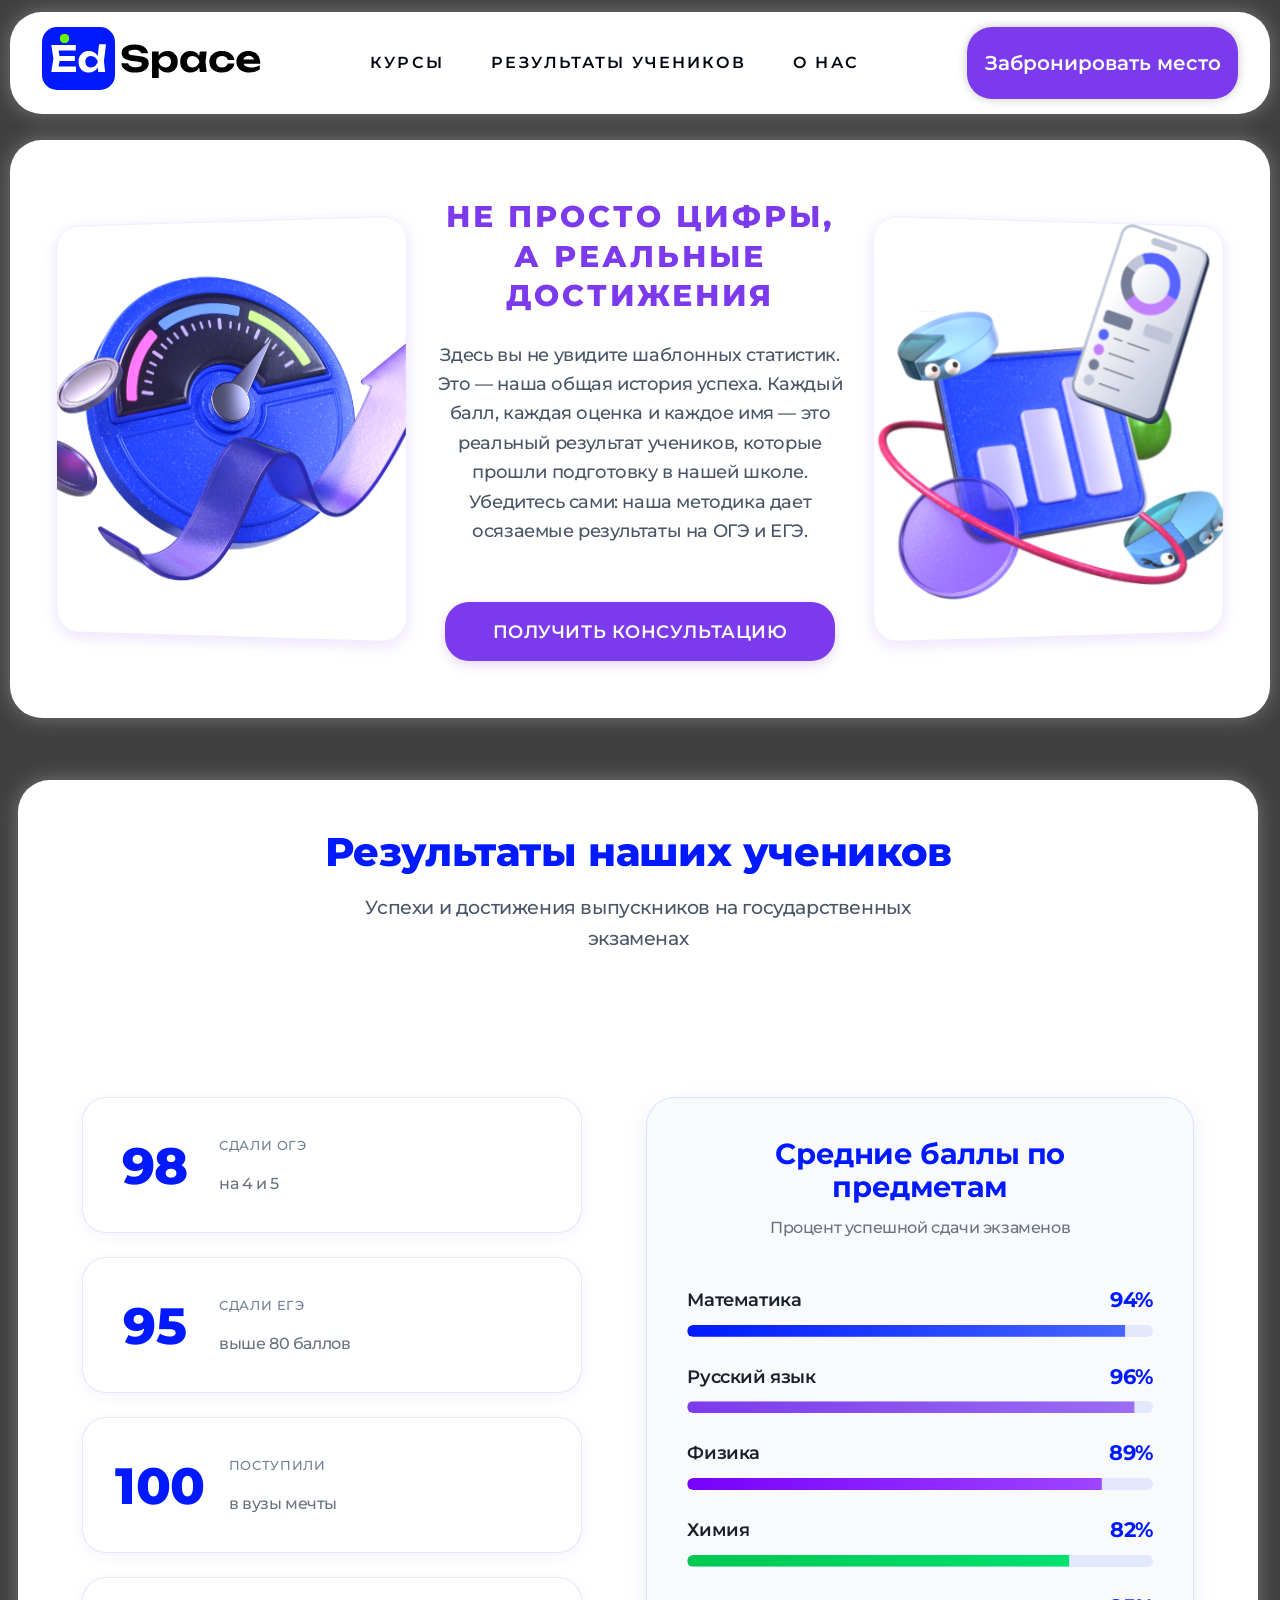
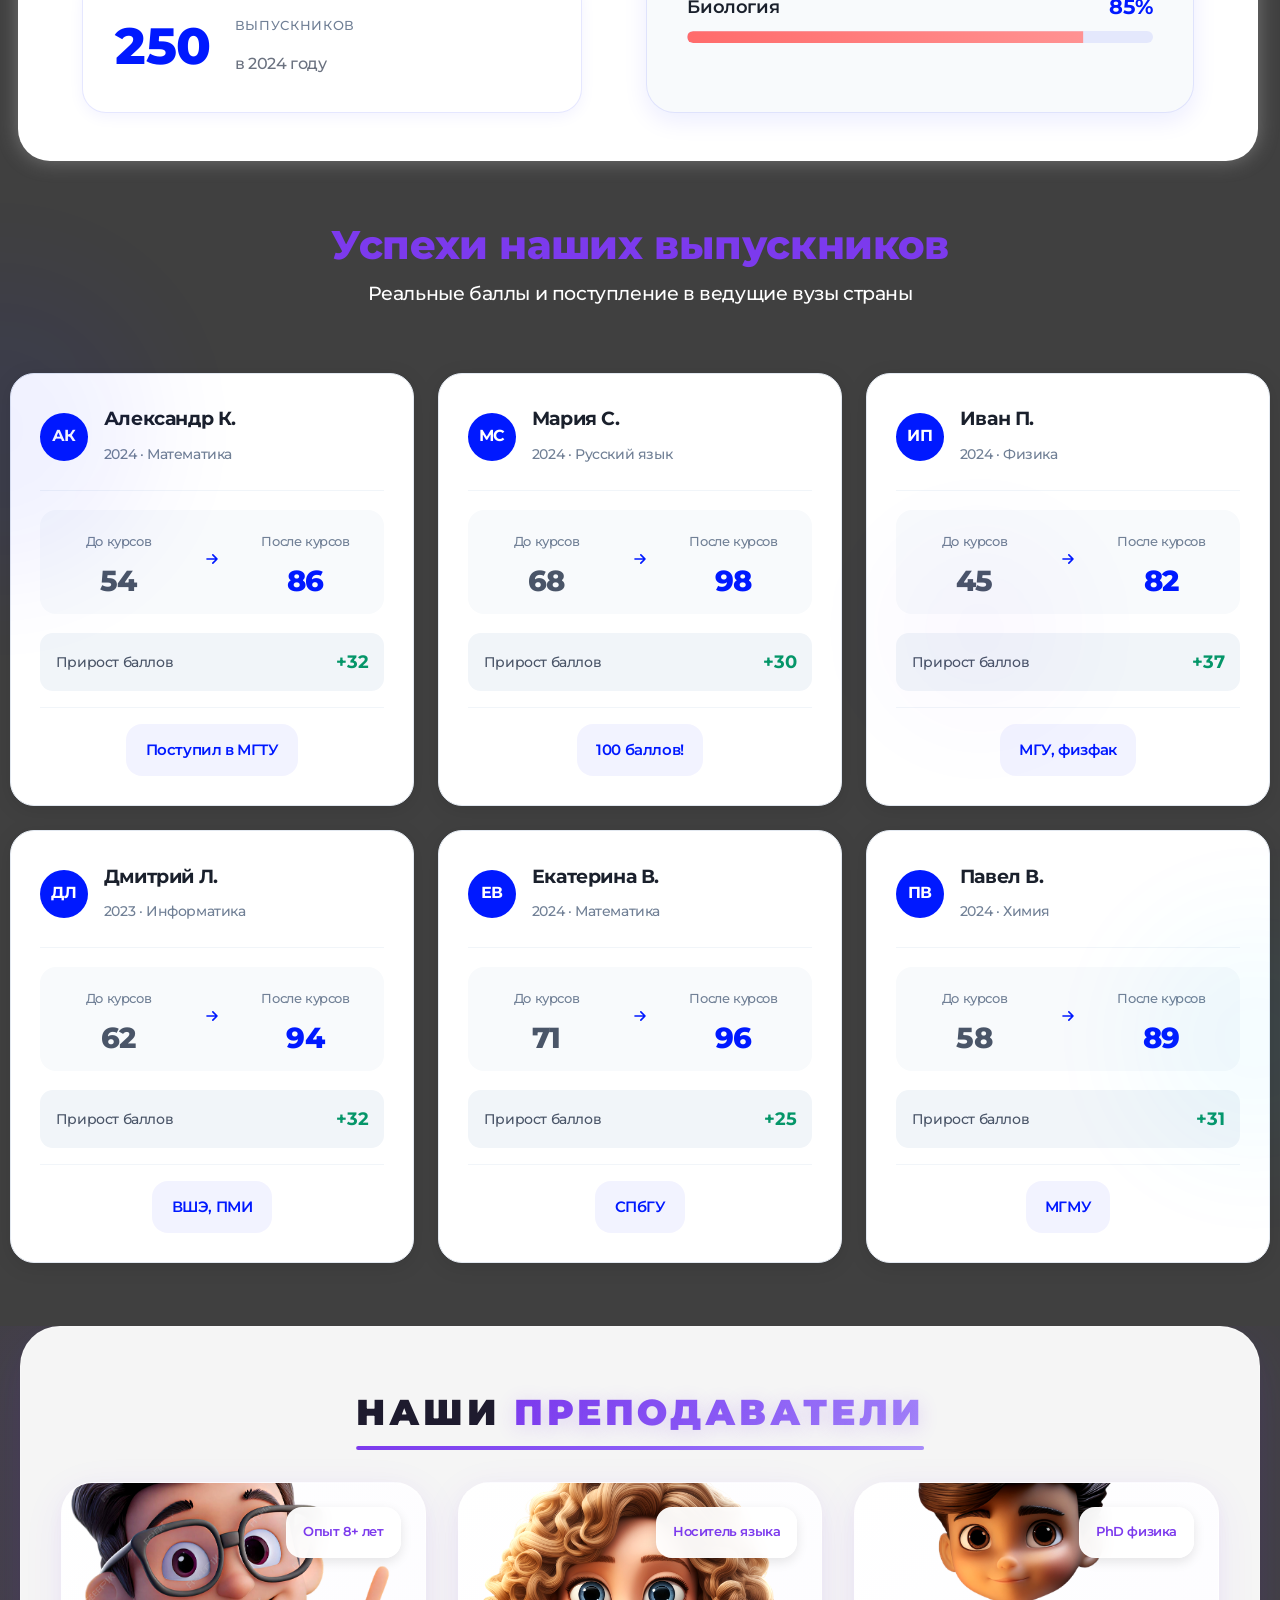
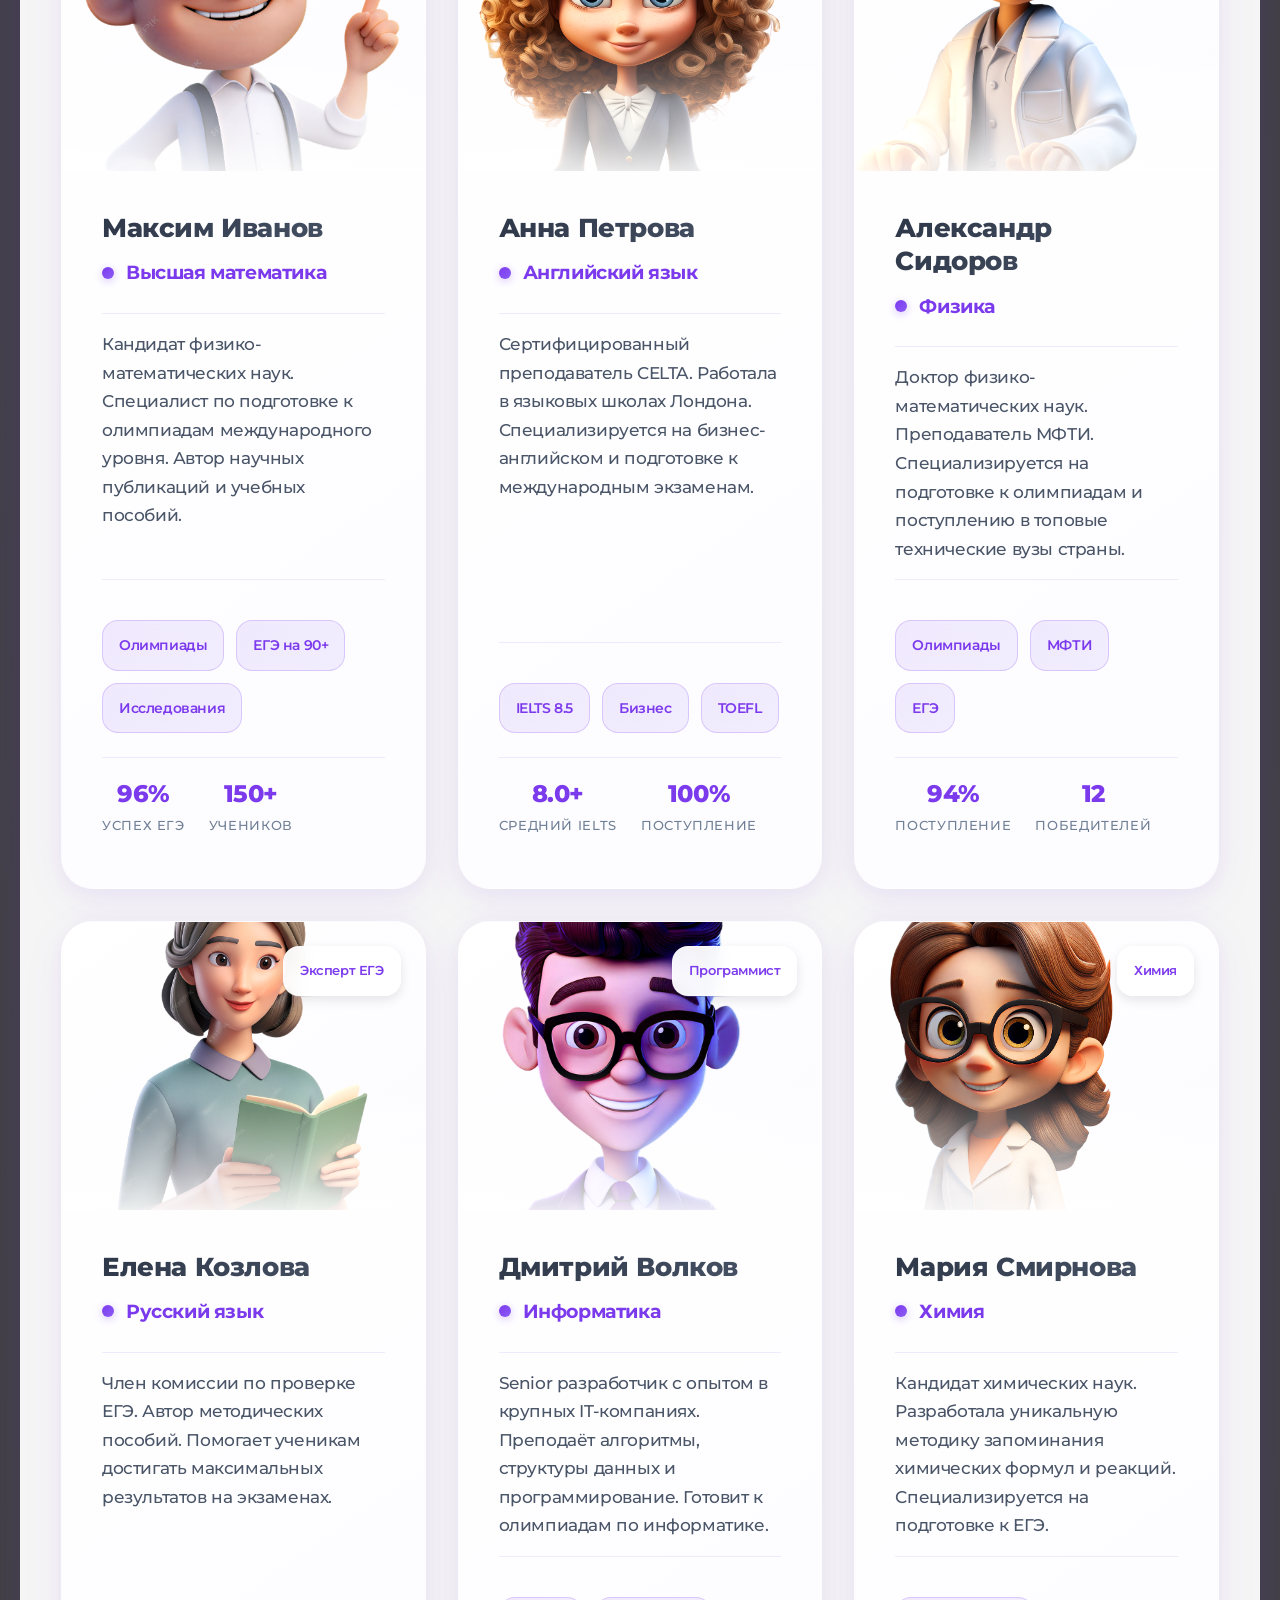
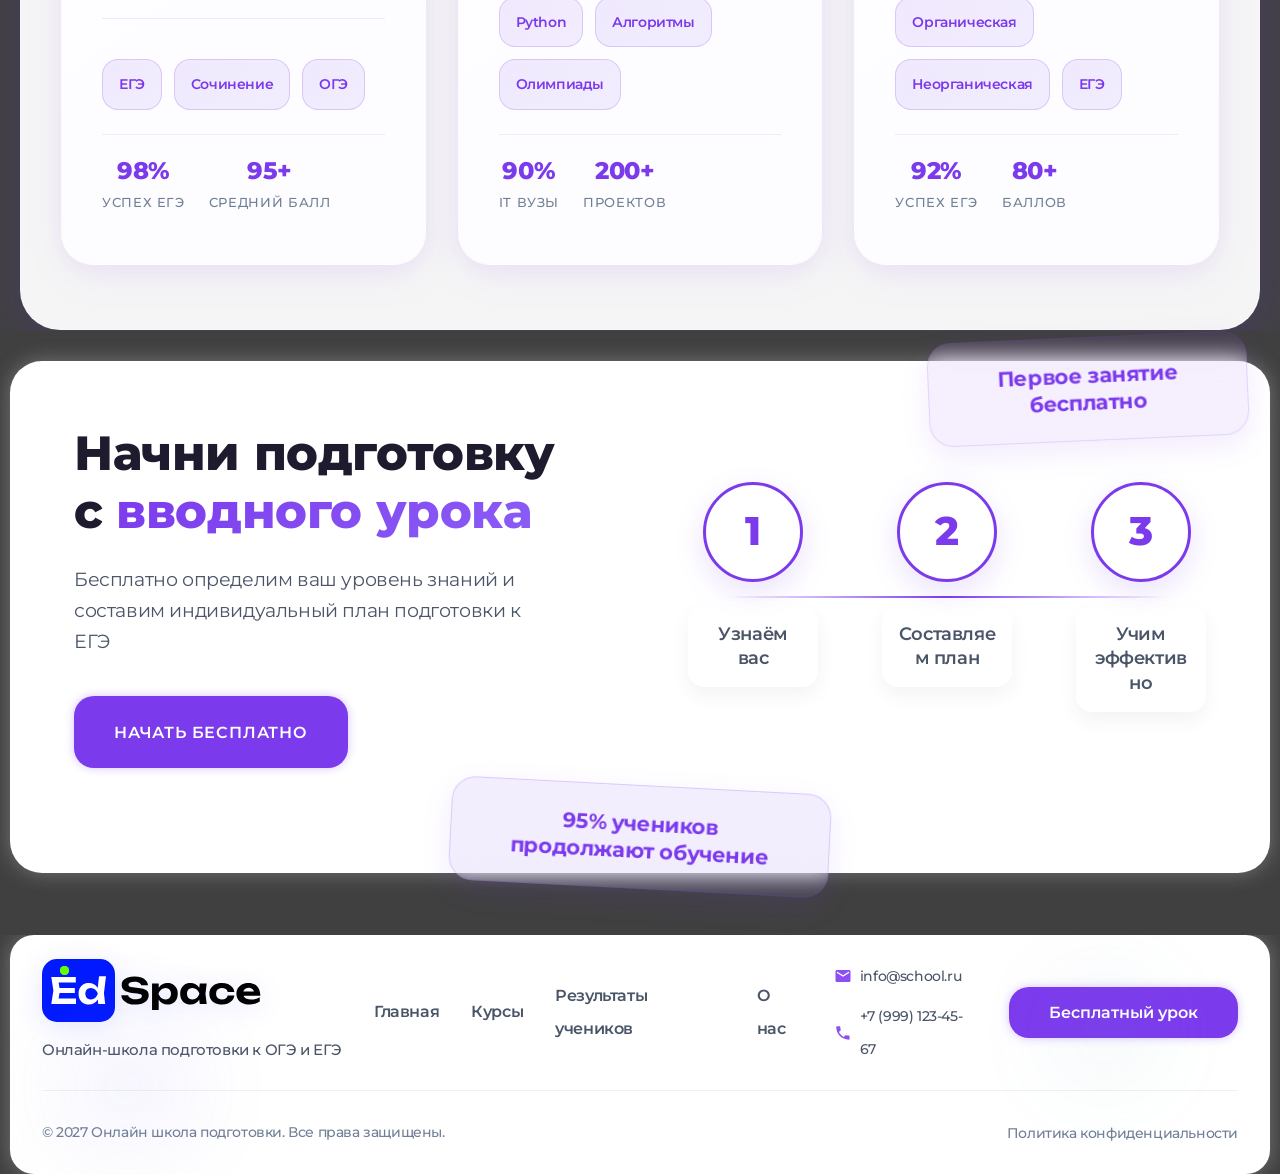
<file: qwe.html>
<!DOCTYPE html>
<html lang="en">
<head>
    <meta charset="UTF-8">
    <meta name="viewport" content="width=device-width, initial-scale=1.0">
    <title>Document</title>
    <link rel="stylesheet" href="zxc.css">
    <link rel="stylesheet" href="https://fonts.googleapis.com/css2?family=Montserrat:ital,wght@0,100..900;1,100..900&display=swap">
</head>
<body>
    <div class="first-section">
    <header>
        <!-- Оберните SVG в ссылку на главную страницу -->
        <a href="index.html" class="logo-link">
            <svg
                class="logo"
                width="220"
                height="63"
                viewBox="0 0 220 63"
                fill="none"
                xmlns="http://www.w3.org/2000/svg"
            >
                <!-- ваш SVG код остается без изменений -->
                <rect width="73" height="63" rx="15" fill="#0019FF"/>
                <path d="M32.844 28.98V34.02H13.296V28.98H32.844ZM17.904 31.5L16.104 42.66L13.26 39.42H33.996V45H9.3L11.388 31.5L9.3 18H33.816V23.58H13.26L16.104 20.34L17.904 31.5ZM56.2598 45L55.3598 37.26L56.5838 34.812L55.3958 31.716L57.0518 17.28H63.9998L61.9478 34.236L63.1718 45H56.2598ZM57.8078 34.74C57.4478 36.924 56.7638 38.832 55.7558 40.464C54.7478 42.072 53.4758 43.332 51.9398 44.244C50.4038 45.132 48.6758 45.576 46.7558 45.576C44.7398 45.576 42.9638 45.12 41.4278 44.208C39.9158 43.296 38.7278 42.036 37.8638 40.428C36.9998 38.796 36.5678 36.9 36.5678 34.74C36.5678 32.58 36.9998 30.696 37.8638 29.088C38.7278 27.456 39.9158 26.184 41.4278 25.272C42.9638 24.36 44.7398 23.904 46.7558 23.904C48.6758 23.904 50.4038 24.36 51.9398 25.272C53.4758 26.16 54.7478 27.408 55.7558 29.016C56.7878 30.624 57.4718 32.532 57.8078 34.74ZM43.3358 34.74C43.3358 35.844 43.5638 36.828 44.0198 37.692C44.4758 38.532 45.0998 39.204 45.8918 39.708C46.7078 40.188 47.6438 40.428 48.6998 40.428C49.7558 40.428 50.7518 40.188 51.6878 39.708C52.6478 39.204 53.4878 38.532 54.2078 37.692C54.9278 36.828 55.4678 35.844 55.8278 34.74C55.4678 33.636 54.9278 32.664 54.2078 31.824C53.4878 30.96 52.6478 30.288 51.6878 29.808C50.7518 29.304 49.7558 29.052 48.6998 29.052C47.6438 29.052 46.7078 29.304 45.8918 29.808C45.0998 30.288 44.4758 30.96 44.0198 31.824C43.5638 32.664 43.3358 33.636 43.3358 34.74Z" fill="white"/>
                <circle cx="22.5" cy="11.5" r="4.5" fill="#62FF00"/>
                <path d="M79.332 36.18H86.208C86.328 36.996 86.7 37.716 87.324 38.34C87.948 38.964 88.776 39.444 89.808 39.78C90.864 40.116 92.088 40.284 93.48 40.284C95.472 40.284 97.032 40.008 98.16 39.456C99.312 38.904 99.888 38.124 99.888 37.116C99.888 36.348 99.552 35.76 98.88 35.352C98.232 34.92 97.008 34.608 95.208 34.416L89.988 33.876C86.364 33.516 83.736 32.676 82.104 31.356C80.496 30.036 79.692 28.236 79.692 25.956C79.692 24.156 80.22 22.62 81.276 21.348C82.356 20.076 83.856 19.104 85.776 18.432C87.72 17.76 89.988 17.424 92.58 17.424C95.148 17.424 97.416 17.796 99.384 18.54C101.352 19.284 102.924 20.316 104.1 21.636C105.276 22.956 105.912 24.504 106.008 26.28H99.132C99.036 25.536 98.7 24.912 98.124 24.408C97.572 23.88 96.816 23.472 95.856 23.184C94.92 22.872 93.792 22.716 92.472 22.716C90.648 22.716 89.196 22.98 88.116 23.508C87.06 24.012 86.532 24.744 86.532 25.704C86.532 26.424 86.844 26.988 87.468 27.396C88.116 27.804 89.256 28.104 90.888 28.296L96.396 28.908C98.916 29.172 100.932 29.592 102.444 30.168C103.956 30.744 105.048 31.536 105.72 32.544C106.392 33.552 106.728 34.824 106.728 36.36C106.728 38.208 106.164 39.828 105.036 41.22C103.932 42.588 102.372 43.656 100.356 44.424C98.364 45.192 96.036 45.576 93.372 45.576C90.612 45.576 88.188 45.18 86.1 44.388C84.036 43.596 82.404 42.504 81.204 41.112C80.028 39.696 79.404 38.052 79.332 36.18ZM110.043 24.48H116.703V30.672L116.451 31.536V36.864L116.703 38.448V50.94H110.043V24.48ZM114.507 34.74C114.867 32.532 115.551 30.624 116.559 29.016C117.567 27.408 118.839 26.16 120.375 25.272C121.935 24.36 123.663 23.904 125.559 23.904C127.575 23.904 129.339 24.36 130.851 25.272C132.387 26.184 133.587 27.456 134.451 29.088C135.315 30.696 135.747 32.58 135.747 34.74C135.747 36.9 135.315 38.796 134.451 40.428C133.587 42.036 132.387 43.296 130.851 44.208C129.339 45.12 127.575 45.576 125.559 45.576C123.639 45.576 121.911 45.132 120.375 44.244C118.863 43.332 117.603 42.072 116.595 40.464C115.587 38.832 114.891 36.924 114.507 34.74ZM128.979 34.74C128.979 33.636 128.751 32.664 128.295 31.824C127.839 30.96 127.203 30.288 126.387 29.808C125.595 29.304 124.683 29.052 123.651 29.052C122.595 29.052 121.587 29.304 120.627 29.808C119.667 30.288 118.827 30.96 118.107 31.824C117.411 32.664 116.871 33.636 116.487 34.74C116.871 35.844 117.411 36.828 118.107 37.692C118.827 38.532 119.667 39.204 120.627 39.708C121.587 40.188 122.595 40.428 123.651 40.428C124.683 40.428 125.595 40.188 126.387 39.708C127.203 39.204 127.839 38.532 128.295 37.692C128.751 36.828 128.979 35.844 128.979 34.74ZM157.765 45L156.865 37.548L157.837 34.74L156.865 31.968L157.765 24.48H164.713L163.453 34.74L164.713 45H157.765ZM159.421 34.74C159.061 36.924 158.377 38.832 157.369 40.464C156.361 42.072 155.089 43.332 153.553 44.244C152.017 45.132 150.289 45.576 148.369 45.576C146.353 45.576 144.577 45.12 143.041 44.208C141.529 43.296 140.341 42.036 139.477 40.428C138.613 38.796 138.181 36.9 138.181 34.74C138.181 32.58 138.613 30.696 139.477 29.088C140.341 27.456 141.529 26.184 143.041 25.272C144.577 24.36 146.353 23.904 148.369 23.904C150.289 23.904 152.017 24.36 153.553 25.272C155.089 26.16 156.361 27.408 157.369 29.016C158.401 30.624 159.085 32.532 159.421 34.74ZM144.949 34.74C144.949 35.844 145.177 36.828 145.633 37.692C146.089 38.532 146.713 39.204 147.505 39.708C148.321 40.188 149.257 40.428 150.313 40.428C151.369 40.428 152.365 40.188 153.301 39.708C154.261 39.204 155.101 38.532 155.821 37.692C156.541 36.828 157.081 35.844 157.441 34.74C157.081 33.636 156.541 32.664 155.821 31.824C155.101 30.96 154.261 30.288 153.301 29.808C152.365 29.304 151.369 29.052 150.313 29.052C149.257 29.052 148.321 29.304 147.505 29.808C146.713 30.288 146.089 30.96 145.633 31.824C145.177 32.664 144.949 33.636 144.949 34.74ZM192.343 36.468C192.151 38.268 191.479 39.852 190.327 41.22C189.199 42.588 187.735 43.656 185.935 44.424C184.159 45.192 182.155 45.576 179.923 45.576C177.451 45.576 175.267 45.12 173.371 44.208C171.475 43.296 169.999 42.024 168.943 40.392C167.887 38.76 167.359 36.876 167.359 34.74C167.359 32.604 167.887 30.72 168.943 29.088C169.999 27.456 171.475 26.184 173.371 25.272C175.267 24.36 177.451 23.904 179.923 23.904C182.155 23.904 184.159 24.288 185.935 25.056C187.735 25.824 189.199 26.892 190.327 28.26C191.479 29.604 192.151 31.188 192.343 33.012H185.683C185.419 31.692 184.759 30.684 183.703 29.988C182.671 29.292 181.411 28.944 179.923 28.944C178.747 28.944 177.715 29.172 176.827 29.628C175.963 30.084 175.291 30.744 174.811 31.608C174.331 32.472 174.091 33.516 174.091 34.74C174.091 35.964 174.331 37.008 174.811 37.872C175.291 38.736 175.963 39.396 176.827 39.852C177.715 40.308 178.747 40.536 179.923 40.536C181.435 40.536 182.707 40.176 183.739 39.456C184.771 38.712 185.419 37.716 185.683 36.468H192.343ZM207.209 45.576C204.761 45.576 202.565 45.12 200.621 44.208C198.701 43.296 197.189 42.024 196.085 40.392C194.981 38.76 194.429 36.852 194.429 34.668C194.429 32.532 194.957 30.66 196.013 29.052C197.069 27.444 198.521 26.184 200.369 25.272C202.241 24.36 204.353 23.904 206.705 23.904C209.105 23.904 211.169 24.432 212.897 25.488C214.625 26.544 215.957 28.032 216.893 29.952C217.829 31.872 218.297 34.128 218.297 36.72H199.793V32.508H214.625L212.213 34.02C212.141 32.892 211.865 31.944 211.385 31.176C210.929 30.384 210.317 29.784 209.549 29.376C208.781 28.944 207.869 28.728 206.813 28.728C205.661 28.728 204.665 28.956 203.825 29.412C202.985 29.868 202.325 30.504 201.845 31.32C201.389 32.136 201.161 33.084 201.161 34.164C201.161 35.532 201.461 36.696 202.061 37.656C202.685 38.616 203.573 39.348 204.725 39.852C205.901 40.356 207.329 40.608 209.009 40.608C210.545 40.608 212.081 40.404 213.617 39.996C215.153 39.564 216.533 38.964 217.757 38.196V42.552C216.365 43.512 214.769 44.256 212.969 44.784C211.193 45.312 209.273 45.576 207.209 45.576Z" fill="black"/>
                <circle cx="22.5" cy="11.5" r="4.5" fill="#62FF00"/>
            </svg>
        </a>
        
        <nav class="desktop-nav">
            <a href="index2.html">Курсы</a>
            <a href="qwe.html">Результаты учеников</a>
            <a href="index4.html">О нас</a>
        </nav>
        
        <div class="application">
            <button class="open-company-modal">Забронировать место</button>
        </div>
        
        <!-- Бургер-меню -->
        <div class="burger-button">
            <div class="open-mobile-menu"></div>
        </div>
        
        <!-- Мобильное меню -->
        <div class="mobile-menu">
            <a href="index2.html" class="mobile-nav-link">Курсы</a>
            <a href="index3.html" class="mobile-nav-link">Результаты учеников</a>
            <a href="index4.html" class="mobile-nav-link">О нас</a>
            <button class="mobile-application-btn open-company-modal">Забронировать место</button>
        </div>
    </header>
</div>

<section class="results-hero-section">
  <div class="results-hero-wrapper">
    <div class="results-hero-content">
      <img src="./img/24.svg" alt="График роста баллов учеников" />
      <div class="middle-block">
        <div class="text-block">
          <h1>Не просто цифры, а реальные достижения</h1>
          <p>
            Здесь вы не увидите шаблонных статистик. Это — наша общая история успеха. 
            Каждый балл, каждая оценка и каждое имя — это реальный результат учеников, 
            которые прошли подготовку в нашей школе. Убедитесь сами: наша методика дает 
            осязаемые результаты на ОГЭ и ЕГЭ.
          </p>
        </div>
        <button class="open-company-modal">Получить консультацию</button>
      </div>
      <img class="second-img" src="./img/90.svg" alt="Ученики на занятии онлайн школы" />
    </div>
  </div>
</section>






<section class="results-section">
        <div class="results-container">
            <div class="results-info">
                <!-- Заголовок -->
                <div class="results-header">
                    <h2 class="results-title">Результаты наших учеников</h2>
                    <p class="results-subtitle">Успехи и достижения выпускников на государственных экзаменах</p>
                </div>

                <!-- Основной контент -->
                <div class="results-content">
                    <!-- Статистические карточки -->
                    <div class="stats-grid">
                        <div class="stat-card">
                            <div class="stat-number" data-target="98">98</div>
                            <div class="stat-text">
                                <div class="stat-label">сдали ОГЭ</div>
                                <div class="stat-description">на 4 и 5</div>
                            </div>
                        </div>
                        
                        <div class="stat-card">
                            <div class="stat-number" data-target="95">95</div>
                            <div class="stat-text">
                                <div class="stat-label">сдали ЕГЭ</div>
                                <div class="stat-description">выше 80 баллов</div>
                            </div>
                        </div>
                        
                        <div class="stat-card">
                            <div class="stat-number" data-target="100">100</div>
                            <div class="stat-text">
                                <div class="stat-label">поступили</div>
                                <div class="stat-description">в вузы мечты</div>
                            </div>
                        </div>
                        
                        <div class="stat-card">
                            <div class="stat-number" data-target="250">250</div>
                            <div class="stat-text">
                                <div class="stat-label">выпускников</div>
                                <div class="stat-description">в 2024 году</div>
                            </div>
                        </div>
                    </div>

                    <!-- Диаграмма -->
                    <div class="diagram-container">
                        <div class="diagram-header">
                            <h3 class="diagram-title">Средние баллы по предметам</h3>
                            <p class="diagram-subtitle">Процент успешной сдачи экзаменов</p>
                        </div>
                        
                        <div class="diagram-content">
                            <div class="simple-diagram">
                                <!-- Математика -->
                                <div class="diagram-item">
                                    <div class="subject-row">
                                        <span class="subject-name">Математика</span>
                                        <span class="subject-percent">94%</span>
                                    </div>
                                    <div class="progress-bar">
                                        <div class="progress-fill math" data-progress="0.94"></div>
                                    </div>
                                </div>
                                
                                <!-- Русский язык -->
                                <div class="diagram-item">
                                    <div class="subject-row">
                                        <span class="subject-name">Русский язык</span>
                                        <span class="subject-percent">96%</span>
                                    </div>
                                    <div class="progress-bar">
                                        <div class="progress-fill russian" data-progress="0.96"></div>
                                    </div>
                                </div>
                                
                                <!-- Физика -->
                                <div class="diagram-item">
                                    <div class="subject-row">
                                        <span class="subject-name">Физика</span>
                                        <span class="subject-percent">89%</span>
                                    </div>
                                    <div class="progress-bar">
                                        <div class="progress-fill physics" data-progress="0.89"></div>
                                    </div>
                                </div>
                                
                                <!-- Химия -->
                                <div class="diagram-item">
                                    <div class="subject-row">
                                        <span class="subject-name">Химия</span>
                                        <span class="subject-percent">82%</span>
                                    </div>
                                    <div class="progress-bar">
                                        <div class="progress-fill chemistry" data-progress="0.82"></div>
                                    </div>
                                </div>
                                
                                <!-- Биология -->
                                <div class="diagram-item">
                                    <div class="subject-row">
                                        <span class="subject-name">Биология</span>
                                        <span class="subject-percent">85%</span>
                                    </div>
                                    <div class="progress-bar">
                                        <div class="progress-fill biology" data-progress="0.85"></div>
                                    </div>
                                </div>
                            </div>
                        </div>
                    </div>
                </div>
            </div>
        </div>
    </section>

     <div class="results-showcase-section">
        <div class="results-showcase-container">
            <!-- Подсветки фона -->
            <div class="benefits-glow benefits-glow-1"></div>
            <div class="benefits-glow benefits-glow-2"></div>
            <div class="benefits-glow benefits-glow-3"></div>
            
            <!-- Заголовок -->
            <div class="results-showcase-header">
                <h2 class="results-showcase-title">Успехи наших выпускников</h2>
                <p class="results-showcase-subtitle">Реальные баллы и поступление в ведущие вузы страны</p>
            </div>

            <!-- Сетка карточек -->
            <div class="results-showcase-grid">
                <!-- Карточка 1 -->
                <div class="showcase-card">
                    <div class="showcase-card-header">
                        <div class="showcase-avatar">
                            <span>АК</span>
                        </div>
                        <div class="showcase-student-info">
                            <h3 class="showcase-student-name">Александр К.</h3>
                            <span class="showcase-student-year">2024 · Математика</span>
                        </div>
                    </div>
                    
                    <div class="showcase-card-scores">
                        <div class="showcase-score-group">
                            <div class="showcase-score-label">До курсов</div>
                            <div class="showcase-score-value before">54</div>
                        </div>
                        
                        <div class="showcase-score-arrow">
                            <svg width="20" height="20" viewBox="0 0 24 24" fill="none">
                                <path d="M6 12H18M18 12L13 7M18 12L13 17" stroke="#0019FF" stroke-width="2" stroke-linecap="round" stroke-linejoin="round"/>
                            </svg>
                        </div>
                        
                        <div class="showcase-score-group">
                            <div class="showcase-score-label">После курсов</div>
                            <div class="showcase-score-value after">86</div>
                        </div>
                    </div>
                    
                    <div class="showcase-card-growth">
                        <div class="showcase-growth-text">Прирост баллов</div>
                        <div class="showcase-growth-value">+32</div>
                    </div>
                    
                    <div class="showcase-card-status">
                        <span class="showcase-status-text">Поступил в МГТУ</span>
                    </div>
                </div>

                <!-- Карточка 2 -->
                <div class="showcase-card">
                    <div class="showcase-card-header">
                        <div class="showcase-avatar">
                            <span>МС</span>
                        </div>
                        <div class="showcase-student-info">
                            <h3 class="showcase-student-name">Мария С.</h3>
                            <span class="showcase-student-year">2024 · Русский язык</span>
                        </div>
                    </div>
                    
                    <div class="showcase-card-scores">
                        <div class="showcase-score-group">
                            <div class="showcase-score-label">До курсов</div>
                            <div class="showcase-score-value before">68</div>
                        </div>
                        
                        <div class="showcase-score-arrow">
                            <svg width="20" height="20" viewBox="0 0 24 24" fill="none">
                                <path d="M6 12H18M18 12L13 7M18 12L13 17" stroke="#0019FF" stroke-width="2" stroke-linecap="round" stroke-linejoin="round"/>
                            </svg>
                        </div>
                        
                        <div class="showcase-score-group">
                            <div class="showcase-score-label">После курсов</div>
                            <div class="showcase-score-value after">98</div>
                        </div>
                    </div>
                    
                    <div class="showcase-card-growth">
                        <div class="showcase-growth-text">Прирост баллов</div>
                        <div class="showcase-growth-value">+30</div>
                    </div>
                    
                    <div class="showcase-card-status">
                        <span class="showcase-status-text">100 баллов!</span>
                    </div>
                </div>

                <!-- Карточка 3 -->
                <div class="showcase-card">
                    <div class="showcase-card-header">
                        <div class="showcase-avatar">
                            <span>ИП</span>
                        </div>
                        <div class="showcase-student-info">
                            <h3 class="showcase-student-name">Иван П.</h3>
                            <span class="showcase-student-year">2024 · Физика</span>
                        </div>
                    </div>
                    
                    <div class="showcase-card-scores">
                        <div class="showcase-score-group">
                            <div class="showcase-score-label">До курсов</div>
                            <div class="showcase-score-value before">45</div>
                        </div>
                        
                        <div class="showcase-score-arrow">
                            <svg width="20" height="20" viewBox="0 0 24 24" fill="none">
                                <path d="M6 12H18M18 12L13 7M18 12L13 17" stroke="#0019FF" stroke-width="2" stroke-linecap="round" stroke-linejoin="round"/>
                            </svg>
                        </div>
                        
                        <div class="showcase-score-group">
                            <div class="showcase-score-label">После курсов</div>
                            <div class="showcase-score-value after">82</div>
                        </div>
                    </div>
                    
                    <div class="showcase-card-growth">
                        <div class="showcase-growth-text">Прирост баллов</div>
                        <div class="showcase-growth-value">+37</div>
                    </div>
                    
                    <div class="showcase-card-status">
                        <span class="showcase-status-text">МГУ, физфак</span>
                    </div>
                </div>

                <!-- Карточка 4 -->
                <div class="showcase-card">
                    <div class="showcase-card-header">
                        <div class="showcase-avatar">
                            <span>ДЛ</span>
                        </div>
                        <div class="showcase-student-info">
                            <h3 class="showcase-student-name">Дмитрий Л.</h3>
                            <span class="showcase-student-year">2023 · Информатика</span>
                        </div>
                    </div>
                    
                    <div class="showcase-card-scores">
                        <div class="showcase-score-group">
                            <div class="showcase-score-label">До курсов</div>
                            <div class="showcase-score-value before">62</div>
                        </div>
                        
                        <div class="showcase-score-arrow">
                            <svg width="20" height="20" viewBox="0 0 24 24" fill="none">
                                <path d="M6 12H18M18 12L13 7M18 12L13 17" stroke="#0019FF" stroke-width="2" stroke-linecap="round" stroke-linejoin="round"/>
                            </svg>
                        </div>
                        
                        <div class="showcase-score-group">
                            <div class="showcase-score-label">После курсов</div>
                            <div class="showcase-score-value after">94</div>
                        </div>
                    </div>
                    
                    <div class="showcase-card-growth">
                        <div class="showcase-growth-text">Прирост баллов</div>
                        <div class="showcase-growth-value">+32</div>
                    </div>
                    
                    <div class="showcase-card-status">
                        <span class="showcase-status-text">ВШЭ, ПМИ</span>
                    </div>
                </div>

                <!-- Карточка 5 -->
                <div class="showcase-card">
                    <div class="showcase-card-header">
                        <div class="showcase-avatar">
                            <span>ЕВ</span>
                        </div>
                        <div class="showcase-student-info">
                            <h3 class="showcase-student-name">Екатерина В.</h3>
                            <span class="showcase-student-year">2024 · Математика</span>
                        </div>
                    </div>
                    
                    <div class="showcase-card-scores">
                        <div class="showcase-score-group">
                            <div class="showcase-score-label">До курсов</div>
                            <div class="showcase-score-value before">71</div>
                        </div>
                        
                        <div class="showcase-score-arrow">
                            <svg width="20" height="20" viewBox="0 0 24 24" fill="none">
                                <path d="M6 12H18M18 12L13 7M18 12L13 17" stroke="#0019FF" stroke-width="2" stroke-linecap="round" stroke-linejoin="round"/>
                            </svg>
                        </div>
                        
                        <div class="showcase-score-group">
                            <div class="showcase-score-label">После курсов</div>
                            <div class="showcase-score-value after">96</div>
                        </div>
                    </div>
                    
                    <div class="showcase-card-growth">
                        <div class="showcase-growth-text">Прирост баллов</div>
                        <div class="showcase-growth-value">+25</div>
                    </div>
                    
                    <div class="showcase-card-status">
                        <span class="showcase-status-text">СПбГУ</span>
                    </div>
                </div>

                <!-- Карточка 6 -->
                <div class="showcase-card">
                    <div class="showcase-card-header">
                        <div class="showcase-avatar">
                            <span>ПВ</span>
                        </div>
                        <div class="showcase-student-info">
                            <h3 class="showcase-student-name">Павел В.</h3>
                            <span class="showcase-student-year">2024 · Химия</span>
                        </div>
                    </div>
                    
                    <div class="showcase-card-scores">
                        <div class="showcase-score-group">
                            <div class="showcase-score-label">До курсов</div>
                            <div class="showcase-score-value before">58</div>
                        </div>
                        
                        <div class="showcase-score-arrow">
                            <svg width="20" height="20" viewBox="0 0 24 24" fill="none">
                                <path d="M6 12H18M18 12L13 7M18 12L13 17" stroke="#0019FF" stroke-width="2" stroke-linecap="round" stroke-linejoin="round"/>
                            </svg>
                        </div>
                        
                        <div class="showcase-score-group">
                            <div class="showcase-score-label">После курсов</div>
                            <div class="showcase-score-value after">89</div>
                        </div>
                    </div>
                    
                    <div class="showcase-card-growth">
                        <div class="showcase-growth-text">Прирост баллов</div>
                        <div class="showcase-growth-value">+31</div>
                    </div>
                    
                    <div class="showcase-card-status">
                        <span class="showcase-status-text">МГМУ</span>
                    </div>
                </div>
            </div>
        </div>
    </div>
</section>

<section class="teachers-section">
    <div class="teachers-container">
        <h2 class="teachers-title">
            Наши <span>Преподаватели</span>
        </h2>
        
        <div class="teachers-grid">
            <!-- Карточка 1 -->
            <div class="teacher-card">
                <div class="teacher-image-container">
                    <img src="./img/14.png" 
                         alt="Максим Иванов" 
                         class="teacher-image">
                    <div class="teacher-flag">Опыт 8+ лет</div>
                </div>
                <div class="teacher-content">
                    <h3 class="teacher-name">Максим Иванов</h3>
                    <p class="teacher-subject">Высшая математика</p>
                    <p class="teacher-description">
                        Кандидат физико-математических наук. Специалист по подготовке к олимпиадам 
                        международного уровня. Автор научных публикаций и учебных пособий.
                    </p>
                    <div class="teacher-skills">
                        <span class="skill-tag">Олимпиады</span>
                        <span class="skill-tag">ЕГЭ на 90+</span>
                        <span class="skill-tag">Исследования</span>
                    </div>
                    <div class="teacher-stats">
                        <div class="stat-item">
                            <span class="stat-value">96%</span>
                            <span class="stat-label">Успех ЕГЭ</span>
                        </div>
                        <div class="stat-item">
                            <span class="stat-value">150+</span>
                            <span class="stat-label">Учеников</span>
                        </div>
                    </div>
                </div>
            </div>
            
            <!-- Карточка 2 -->
            <div class="teacher-card">
                <div class="teacher-image-container">
                    <img src="./img/13.png" 
                         alt="Анна Петрова" 
                         class="teacher-image">
                    <div class="teacher-flag">Носитель языка</div>
                </div>
                <div class="teacher-content">
                    <h3 class="teacher-name">Анна Петрова</h3>
                    <p class="teacher-subject">Английский язык</p>
                    <p class="teacher-description">
                        Сертифицированный преподаватель CELTA. Работала в языковых школах Лондона. 
                        Специализируется на бизнес-английском и подготовке к международным экзаменам.
                    </p>
                    <div class="teacher-skills">
                        <span class="skill-tag">IELTS 8.5</span>
                        <span class="skill-tag">Бизнес</span>
                        <span class="skill-tag">TOEFL</span>
                    </div>
                    <div class="teacher-stats">
                        <div class="stat-item">
                            <span class="stat-value">8.0+</span>
                            <span class="stat-label">Средний IELTS</span>
                        </div>
                        <div class="stat-item">
                            <span class="stat-value">100%</span>
                            <span class="stat-label">Поступление</span>
                        </div>
                    </div>
                </div>
            </div>
            
            <!-- Карточка 3 -->
            <div class="teacher-card">
                <div class="teacher-image-container">
                    <img src="./img/12.png" 
                         alt="Александр Сидоров" 
                         class="teacher-image">
                    <div class="teacher-flag">PhD физика</div>
                </div>
                <div class="teacher-content">
                    <h3 class="teacher-name">Александр Сидоров</h3>
                    <p class="teacher-subject">Физика</p>
                    <p class="teacher-description">
                        Доктор физико-математических наук. Преподаватель МФТИ. Специализируется на 
                        подготовке к олимпиадам и поступлению в топовые технические вузы страны.
                    </p>
                    <div class="teacher-skills">
                        <span class="skill-tag">Олимпиады</span>
                        <span class="skill-tag">МФТИ</span>
                        <span class="skill-tag">ЕГЭ</span>
                    </div>
                    <div class="teacher-stats">
                        <div class="stat-item">
                            <span class="stat-value">94%</span>
                            <span class="stat-label">Поступление</span>
                        </div>
                        <div class="stat-item">
                            <span class="stat-value">12</span>
                            <span class="stat-label">Победителей</span>
                        </div>
                    </div>
                </div>
            </div>
            
            <!-- Карточка 4 -->
            <div class="teacher-card">
                <div class="teacher-image-container">
                    <img src="./img/11.png" 
                         alt="Елена Козлова" 
                         class="teacher-image">
                    <div class="teacher-flag">Эксперт ЕГЭ</div>
                </div>
                <div class="teacher-content">
                    <h3 class="teacher-name">Елена Козлова</h3>
                    <p class="teacher-subject">Русский язык</p>
                    <p class="teacher-description">
                        Член комиссии по проверке ЕГЭ. Автор методических пособий. 
                        Помогает ученикам достигать максимальных результатов на экзаменах.
                    </p>
                    <div class="teacher-skills">
                        <span class="skill-tag">ЕГЭ</span>
                        <span class="skill-tag">Сочинение</span>
                        <span class="skill-tag">ОГЭ</span>
                    </div>
                    <div class="teacher-stats">
                        <div class="stat-item">
                            <span class="stat-value">98%</span>
                            <span class="stat-label">Успех ЕГЭ</span>
                        </div>
                        <div class="stat-item">
                            <span class="stat-value">95+</span>
                            <span class="stat-label">Средний балл</span>
                        </div>
                    </div>
                </div>
            </div>
            
            <!-- Карточка 5 -->
            <div class="teacher-card">
                <div class="teacher-image-container">
                    <img src="./img/16.png" 
                         alt="Дмитрий Волков" 
                         class="teacher-image">
                    <div class="teacher-flag">Программист</div>
                </div>
                <div class="teacher-content">
                    <h3 class="teacher-name">Дмитрий Волков</h3>
                    <p class="teacher-subject">Информатика</p>
                    <p class="teacher-description">
                        Senior разработчик с опытом в крупных IT-компаниях. Преподаёт алгоритмы, 
                        структуры данных и программирование. Готовит к олимпиадам по информатике.
                    </p>
                    <div class="teacher-skills">
                        <span class="skill-tag">Python</span>
                        <span class="skill-tag">Алгоритмы</span>
                        <span class="skill-tag">Олимпиады</span>
                    </div>
                    <div class="teacher-stats">
                        <div class="stat-item">
                            <span class="stat-value">90%</span>
                            <span class="stat-label">IT Вузы</span>
                        </div>
                        <div class="stat-item">
                            <span class="stat-value">200+</span>
                            <span class="stat-label">Проектов</span>
                        </div>
                    </div>
                </div>
            </div>
            
            <!-- Карточка 6 -->
            <div class="teacher-card">
                <div class="teacher-image-container">
                    <img src="./img/15.png" 
                         alt="Мария Смирнова" 
                         class="teacher-image">
                    <div class="teacher-flag">Химия</div>
                </div>
                <div class="teacher-content">
                    <h3 class="teacher-name">Мария Смирнова</h3>
                    <p class="teacher-subject">Химия</p>
                    <p class="teacher-description">
                        Кандидат химических наук. Разработала уникальную методику запоминания 
                        химических формул и реакций. Специализируется на подготовке к ЕГЭ.
                    </p>
                    <div class="teacher-skills">
                        <span class="skill-tag">Органическая</span>
                        <span class="skill-tag">Неорганическая</span>
                        <span class="skill-tag">ЕГЭ</span>
                    </div>
                    <div class="teacher-stats">
                        <div class="stat-item">
                            <span class="stat-value">92%</span>
                            <span class="stat-label">Успех ЕГЭ</span>
                        </div>
                        <div class="stat-item">
                            <span class="stat-value">80+</span>
                            <span class="stat-label">Баллов</span>
                        </div>
                    </div>
                </div>
            </div>
        </div>
    </div>
</section>


  <div class="intro-container">
        <!-- Плашка слева сверху -->
        <div class="top-badge">
            <div class="top-badge-text">Первое занятие бесплатно</div>
        </div>
        
        <!-- Белая плашка -->
        <div class="intro-info">
            <!-- Основной контент -->
            <div class="intro-content">
                <!-- Текст слева -->
                <div class="text-block">
                    <h1 class="main-title">
                        Начни подготовку с <span>вводного урока</span>
                    </h1>
                    <p class="description">
                        Бесплатно определим ваш уровень знаний и составим индивидуальный план подготовки к ЕГЭ
                    </p>
                    <button class="start-btn  open-company-modal">
                        Начать бесплатно
                    </button>
                </div>
                
                <!-- Кружочки с цифрами -->
                <div class="circles-block">
                    <div class="circle-item">
                        <div class="circle-number">1</div>
                        <div class="circle-text"> Узнаём вас</div>
                    </div>
                    <div class="circle-item">
                        <div class="circle-number">2</div>
                        <div class="circle-text">Составляем план</div>
                    </div>
                    <div class="circle-item">
                        <div class="circle-number">3</div>
                        <div class="circle-text">Учим эффективно</div>
                    </div>
                </div>
            </div>
        </div>
        
        <!-- Плашка справа снизу -->
        <div class="bottom-badge">
            <div class="bottom-badge-text">95% учеников продолжают обучение</div>
        </div>
    </div>




<footer class="footer-section">
    <div class="footer-container">
        <div class="footer-block">
            <!-- Основной контент подвала -->
            <div class="footer-content">
                <!-- Лого и описание -->
                <div class="footer-brand">
                    <svg class="footer-logo" width="220" height="63" viewBox="0 0 220 63" fill="none">
                        <rect width="73" height="63" rx="15" fill="#0019FF"/>
                        <path d="M32.844 28.98V34.02H13.296V28.98H32.844ZM17.904 31.5L16.104 42.66L13.26 39.42H33.996V45H9.3L11.388 31.5L9.3 18H33.816V23.58H13.26L16.104 20.34L17.904 31.5ZM56.2598 45L55.3598 37.26L56.5838 34.812L55.3958 31.716L57.0518 17.28H63.9998L61.9478 34.236L63.1718 45H56.2598ZM57.8078 34.74C57.4478 36.924 56.7638 38.832 55.7558 40.464C54.7478 42.072 53.4758 43.332 51.9398 44.244C50.4038 45.132 48.6758 45.576 46.7558 45.576C44.7398 45.576 42.9638 45.12 41.4278 44.208C39.9158 43.296 38.7278 42.036 37.8638 40.428C36.9998 38.796 36.5678 36.9 36.5678 34.74C36.5678 32.58 36.9998 30.696 37.8638 29.088C38.7278 27.456 39.9158 26.184 41.4278 25.272C42.9638 24.36 44.7398 23.904 46.7558 23.904C48.6758 23.904 50.4038 24.36 51.9398 25.272C53.4758 26.16 54.7478 27.408 55.7558 29.016C56.7878 30.624 57.4718 32.532 57.8078 34.74ZM43.3358 34.74C43.3358 35.844 43.5638 36.828 44.0198 37.692C44.4758 38.532 45.0998 39.204 45.8918 39.708C46.7078 40.188 47.6438 40.428 48.6998 40.428C49.7558 40.428 50.7518 40.188 51.6878 39.708C52.6478 39.204 53.4878 38.532 54.2078 37.692C54.9278 36.828 55.4678 35.844 55.8278 34.74C55.4678 33.636 54.9278 32.664 54.2078 31.824C53.4878 30.96 52.6478 30.288 51.6878 29.808C50.7518 29.304 49.7558 29.052 48.6998 29.052C47.6438 29.052 46.7078 29.304 45.8918 29.808C45.0998 30.288 44.4758 30.96 44.0198 31.824C43.5638 32.664 43.3358 33.636 43.3358 34.74Z" fill="white"/>
                        <circle cx="22.5" cy="11.5" r="4.5" fill="#62FF00"/>
                        <path d="M79.332 36.18H86.208C86.328 36.996 86.7 37.716 87.324 38.34C87.948 38.964 88.776 39.444 89.808 39.78C90.864 40.116 92.088 40.284 93.48 40.284C95.472 40.284 97.032 40.008 98.16 39.456C99.312 38.904 99.888 38.124 99.888 37.116C99.888 36.348 99.552 35.76 98.88 35.352C98.232 34.92 97.008 34.608 95.208 34.416L89.988 33.876C86.364 33.516 83.736 32.676 82.104 31.356C80.496 30.036 79.692 28.236 79.692 25.956C79.692 24.156 80.22 22.62 81.276 21.348C82.356 20.076 83.856 19.104 85.776 18.432C87.72 17.76 89.988 17.424 92.58 17.424C95.148 17.424 97.416 17.796 99.384 18.54C101.352 19.284 102.924 20.316 104.1 21.636C105.276 22.956 105.912 24.504 106.008 26.28H99.132C99.036 25.536 98.7 24.912 98.124 24.408C97.572 23.88 96.816 23.472 95.856 23.184C94.92 22.872 93.792 22.716 92.472 22.716C90.648 22.716 89.196 22.98 88.116 23.508C87.06 24.012 86.532 24.744 86.532 25.704C86.532 26.424 86.844 26.988 87.468 27.396C88.116 27.804 89.256 28.104 90.888 28.296L96.396 28.908C98.916 29.172 100.932 29.592 102.444 30.168C103.956 30.744 105.048 31.536 105.72 32.544C106.392 33.552 106.728 34.824 106.728 36.36C106.728 38.208 106.164 39.828 105.036 41.22C103.932 42.588 102.372 43.656 100.356 44.424C98.364 45.192 96.036 45.576 93.372 45.576C90.612 45.576 88.188 45.18 86.1 44.388C84.036 43.596 82.404 42.504 81.204 41.112C80.028 39.696 79.404 38.052 79.332 36.18ZM110.043 24.48H116.703V30.672L116.451 31.536V36.864L116.703 38.448V50.94H110.043V24.48ZM114.507 34.74C114.867 32.532 115.551 30.624 116.559 29.016C117.567 27.408 118.839 26.16 120.375 25.272C121.935 24.36 123.663 23.904 125.559 23.904C127.575 23.904 129.339 24.36 130.851 25.272C132.387 26.184 133.587 27.456 134.451 29.088C135.315 30.696 135.747 32.58 135.747 34.74C135.747 36.9 135.315 38.796 134.451 40.428C133.587 42.036 132.387 43.296 130.851 44.208C129.339 45.12 127.575 45.576 125.559 45.576C123.639 45.576 121.911 45.132 120.375 44.244C118.863 43.332 117.603 42.072 116.595 40.464C115.587 38.832 114.891 36.924 114.507 34.74ZM128.979 34.74C128.979 33.636 128.751 32.664 128.295 31.824C127.839 30.96 127.203 30.288 126.387 29.808C125.595 29.304 124.683 29.052 123.651 29.052C122.595 29.052 121.587 29.304 120.627 29.808C119.667 30.288 118.827 30.96 118.107 31.824C117.411 32.664 116.871 33.636 116.487 34.74C116.871 35.844 117.411 36.828 118.107 37.692C118.827 38.532 119.667 39.204 120.627 39.708C121.587 40.188 122.595 40.428 123.651 40.428C124.683 40.428 125.595 40.188 126.387 39.708C127.203 39.204 127.839 38.532 128.295 37.692C128.751 36.828 128.979 35.844 128.979 34.74ZM157.765 45L156.865 37.548L157.837 34.74L156.865 31.968L157.765 24.48H164.713L163.453 34.74L164.713 45H157.765ZM159.421 34.74C159.061 36.924 158.377 38.832 157.369 40.464C156.361 42.072 155.089 43.332 153.553 44.244C152.017 45.132 150.289 45.576 148.369 45.576C146.353 45.576 144.577 45.12 143.041 44.208C141.529 43.296 140.341 42.036 139.477 40.428C138.613 38.796 138.181 36.9 138.181 34.74C138.181 32.58 138.613 30.696 139.477 29.088C140.341 27.456 141.529 26.184 143.041 25.272C144.577 24.36 146.353 23.904 148.369 23.904C150.289 23.904 152.017 24.36 153.553 25.272C155.089 26.16 156.361 27.408 157.369 29.016C158.401 30.624 159.085 32.532 159.421 34.74ZM144.949 34.74C144.949 35.844 145.177 36.828 145.633 37.692C146.089 38.532 146.713 39.204 147.505 39.708C148.321 40.188 149.257 40.428 150.313 40.428C151.369 40.428 152.365 40.188 153.301 39.708C154.261 39.204 155.101 38.532 155.821 37.692C156.541 36.828 157.081 35.844 157.441 34.74C157.081 33.636 156.541 32.664 155.821 31.824C155.101 30.96 154.261 30.288 153.301 29.808C152.365 29.304 151.369 29.052 150.313 29.052C149.257 29.052 148.321 29.304 147.505 29.808C146.713 30.288 146.089 30.96 145.633 31.824C145.177 32.664 144.949 33.636 144.949 34.74ZM192.343 36.468C192.151 38.268 191.479 39.852 190.327 41.22C189.199 42.588 187.735 43.656 185.935 44.424C184.159 45.192 182.155 45.576 179.923 45.576C177.451 45.576 175.267 45.12 173.371 44.208C171.475 43.296 169.999 42.024 168.943 40.392C167.887 38.76 167.359 36.876 167.359 34.74C167.359 32.604 167.887 30.72 168.943 29.088C169.999 27.456 171.475 26.184 173.371 25.272C175.267 24.36 177.451 23.904 179.923 23.904C182.155 23.904 184.159 24.288 185.935 25.056C187.735 25.824 189.199 26.892 190.327 28.26C191.479 29.604 192.151 31.188 192.343 33.012H185.683C185.419 31.692 184.759 30.684 183.703 29.988C182.671 29.292 181.411 28.944 179.923 28.944C178.747 28.944 177.715 29.172 176.827 29.628C175.963 30.084 175.291 30.744 174.811 31.608C174.331 32.472 174.091 33.516 174.091 34.74C174.091 35.964 174.331 37.008 174.811 37.872C175.291 38.736 175.963 39.396 176.827 39.852C177.715 40.308 178.747 40.536 179.923 40.536C181.435 40.536 182.707 40.176 183.739 39.456C184.771 38.712 185.419 37.716 185.683 36.468H192.343ZM207.209 45.576C204.761 45.576 202.565 45.12 200.621 44.208C198.701 43.296 197.189 42.024 196.085 40.392C194.981 38.76 194.429 36.852 194.429 34.668C194.429 32.532 194.957 30.66 196.013 29.052C197.069 27.444 198.521 26.184 200.369 25.272C202.241 24.36 204.353 23.904 206.705 23.904C209.105 23.904 211.169 24.432 212.897 25.488C214.625 26.544 215.957 28.032 216.893 29.952C217.829 31.872 218.297 34.128 218.297 36.72H199.793V32.508H214.625L212.213 34.02C212.141 32.892 211.865 31.944 211.385 31.176C210.929 30.384 210.317 29.784 209.549 29.376C208.781 28.944 207.869 28.728 206.813 28.728C205.661 28.728 204.665 28.956 203.825 29.412C202.985 29.868 202.325 30.504 201.845 31.32C201.389 32.136 201.161 33.084 201.161 34.164C201.161 35.532 201.461 36.696 202.061 37.656C202.685 38.616 203.573 39.348 204.725 39.852C205.901 40.356 207.329 40.608 209.009 40.608C210.545 40.608 212.081 40.404 213.617 39.996C215.153 39.564 216.533 38.964 217.757 38.196V42.552C216.365 43.512 214.769 44.256 212.969 44.784C211.193 45.312 209.273 45.576 207.209 45.576Z" fill="black"/>
                        <circle cx="22.5" cy="11.5" r="4.5" fill="#62FF00"/>
                    </svg>
                    <p class="footer-tagline">
                        Онлайн-школа подготовки к ОГЭ и ЕГЭ
                    </p>
                </div>

                <!-- Навигация -->
                <div class="footer-nav">
                   <a href="index.html" class="footer-link">Главная</a>
                    <a href="index2.html" class="footer-link">Курсы</a>
                    <a href="qwe.html" class="footer-link">Результаты учеников</a>
                    <a href="index4.html" class="footer-link">О нас</a>
                </div>

                <!-- Контакты -->
                <div class="footer-contacts">
                    <div class="contact-item">
                        <svg width="18" height="18" viewBox="0 0 24 24" fill="#8C4FF4">
                            <path d="M20 4H4c-1.1 0-1.99.9-1.99 2L2 18c0 1.1.9 2 2 2h16c1.1 0 2-.9 2-2V6c0-1.1-.9-2-2-2zm0 4l-8 5-8-5V6l8 5 8-5v2z"/>
                        </svg>
                        <span>info@school.ru</span>
                    </div>
                    <div class="contact-item">
                        <svg width="18" height="18" viewBox="0 0 24 24" fill="#8C4FF4">
                            <path d="M6.62 10.79c1.44 2.83 3.76 5.14 6.59 6.59l2.2-2.2c.27-.27.67-.36 1.02-.24 1.12.37 2.33.57 3.57.57.55 0 1 .45 1 1V20c0 .55-.45 1-1 1-9.39 0-17-7.61-17-17 0-.55.45-1 1-1h3.5c.55 0 1 .45 1 1 0 1.25.2 2.45.57 3.57.11.35.03.74-.25 1.02l-2.2 2.2z"/>
                        </svg>
                        <span>+7 (999) 123-45-67</span>
                    </div>
                </div>

                <!-- Кнопка -->
                <button class="footer-btn open-company-modal">
                    Бесплатный урок
                </button>
            </div>

            <!-- Нижняя часть -->
            <div class="footer-bottom">
                <div class="copyright">
                    © 2027 Онлайн школа подготовки. Все права защищены.
                </div>
                <div class="legal-links">
                    <a href="#">Политика конфиденциальности</a>
                </div>
            </div>
        </div>
    </div>

   
    <div class="footer-glow glow-1"></div>
    <div class="footer-glow glow-2"></div>
</footer>




<!-- Модальное окно -->
    <div class="company-modal" id="companyModal">
        <div class="modal-container">
            <div class="modal-header">
                <button class="close-modal" id="closeModal">
                    <i class="fas_fa-times">×</i>
                </button>
                <h2>Запись на <span>подготовку</span></h2>
            </div>
            
            <div class="modal-body">
                <form class="enrollment-form" id="enrollmentForm">
                    <!-- Имя ребенка -->
                    <div class="form-group">
                        <label for="childName">Имя ребёнка</label>
                        <input type="text" id="childName" class="form-control" placeholder="Введите имя ребёнка" required>
                    </div>
                    
                    <!-- Телефон родителя -->
                    <div class="form-group">
                        <label for="parentPhone">Телефон родителя</label>
                        <input type="tel" id="parentPhone" class="form-control" placeholder="+7 (999) 999-99-99" required>
                    </div>
                    
                    <!-- КРУПНЫЕ КНОПКИ ОГЭ/ЕГЭ -->
                    <div class="form-group">
                        <label>Тип экзамена</label>
                        <div class="exam-type-group">
                            <div class="exam-type-options">
                                <div class="exam-option">
                                    <input type="radio" id="oge" name="examType" value="oge" required>
                                    <label for="oge" class="exam-label">ОГЭ</label>
                                </div>
                                <div class="exam-option">
                                    <input type="radio" id="ege" name="examType" value="ege" required>
                                    <label for="ege" class="exam-label">ЕГЭ</label>
                                </div>
                            </div>
                        </div>
                    </div>
                    
                    <!-- Выпадающий список предметов -->
                    <div class="form-group">
                        <label for="subject">Предмет</label>
                        <select id="subject" class="form-control" required>
                            <option value="" disabled selected>Выберите предмет</option>
                            <option value="math">Математика</option>
                            <option value="russian">Русский язык</option>
                            <option value="physics">Физика</option>
                            <option value="informatics">Информатика</option>
                            <option value="english">Английский язык</option>
                            <option value="history">История</option>
                            <option value="social">Обществознание</option>
                            <option value="biology">Биология</option>
                            <option value="chemistry">Химия</option>
                        </select>
                    </div>
                    
                    <!-- Выпадающий список класса -->
                    <div class="form-group">
                        <label for="grade">Класс</label>
                        <select id="grade" class="form-control" required>
                            <option value="" disabled selected>Выберите класс</option>
                            <option value="9">9 класс</option>
                            <option value="10">10 класс</option>
                            <option value="11">11 класс</option>
                        </select>
                    </div>
                    
                    <!-- Выпадающий список формы обучения -->
                    <div class="form-group">
                        <label for="format">Формат обучения</label>
                        <select id="format" class="form-control" required>
                            <option value="" disabled selected>Выберите формат</option>
                            <option value="individual">Индивидуальные занятия</option>
                            <option value="group">Групповые занятия</option>
                            <option value="online">Онлайн-курс</option>
                        </select>
                    </div>
                    
                    <button type="submit" class="submit-btn">
                        Отправить заявку
                    </button>
                </form>
                
                <!-- Сообщение об успешной отправке -->
                <div class="success-message" id="successMessage">
                    <div class="success-icon">
                        <i class="fas fa-check"></i>
                    </div>
                    <h3>Заявка отправлена!</h3>
                    <p>Ваши данные успешно отправлены. Наш менеджер свяжется с вами в течение 2 часов для подтверждения записи.</p>
                    <button class="success-btn" id="closeSuccess">
                        Понятно
                    </button>
                </div>
            </div>
            
            <div class="modal-footer">
                <p>Нажимая кнопку "Отправить заявку", вы соглашаетесь с политикой конфиденциальности</p>
            </div>
        </div>
    </div>
</body>
<script src="./asd.js"></script>
</html>
</file>
<file: style.css>
*{
  font-family: "Montserrat", serif;
  margin: 0;
  padding: 0;
  box-sizing: border-box;
}
body {
  overflow-x: hidden;
  cursor: default;
  font-family: "Montserrat", serif;
  color: #d9d9d9;
  font-size: 1.25rem;
  line-height: 163%;
  letter-spacing: -0.02em;
  background-color: #404040;
  display: flex;
  flex-direction: column;
  align-items: center;
  gap: 0.875rem;
}


 .first-section {
            width: 100%;
            max-width: 115.1875rem;
            margin: 0 auto;
            padding: 0 0.625rem;
            box-sizing: border-box;
            position: sticky;
            z-index: 1000;
            top:0;
        }

        .first-section header {
            width: 100%;
            height: 6.375rem;
            display: flex;
            margin: 0.75rem 0;
            padding: 1.5rem 2rem;
            justify-content: space-between;
            align-items: center;
            background: #fff;
            border-radius: 2rem;
            box-shadow: 0 0 1.25rem #d9d9d95b;
            box-sizing: border-box;
            position: relative;
            transition: all 0.4s ease;
            z-index: 100;
        }

        .first-section header.menu-opened {
            border-radius: 2rem 2rem 0 0;
        }

        .first-section header.menu-opened.scrolled {
            border-radius: 1.5rem 1.5rem 0 0;
        }

        .first-section header.scrolled {
            background: rgba(255, 255, 255, 0.65) !important;
            backdrop-filter: blur(12px) saturate(200%);
            -webkit-backdrop-filter: blur(12px) saturate(200%);
            box-shadow: 0 4px 25px rgba(0, 0, 0, 0.1) !important;
            border: 1px solid rgba(255, 255, 255, 0.15);
            margin: 0.5rem 0;
            border-radius: 1.5rem;
        }

        .first-section header nav {
            display: flex;
            gap: 2.9375rem;
            flex-wrap: wrap;
            justify-content: center;
        }

        .first-section header nav a {
            text-transform: uppercase;
            font-family: "Montserrat", sans-serif;
            font-size: 1rem;
            text-decoration: none;
            font-weight: 600;
            letter-spacing: 0.13em;
            color: #030712;
            position: relative;
            white-space: nowrap;
        }

        .first-section header nav a::after {
            content: "";
            position: absolute;
            left: 0;
            bottom: -0.3125rem;
            width: 0;
            height: 0.125rem;
            background: #000;
            transition: width 0.3s ease;
        }

        .first-section header nav a:hover::after {
            width: 100%;
        }

        .first-section header .application {
            display: flex;
            align-items: center;
        }

        .first-section header .application button {
            width: 16.9375rem;
            height: 4.5rem;
            border-radius: 1.5625rem;
            border: none;
            background-color: #7C3AED;
            color: #fff;
            font-size: 1.25rem;
            font-weight: 600;
            font-family: "Montserrat", sans-serif;
            transition: all 0.3s ease;
            box-shadow: 0 0 0.625rem rgba(59, 59, 59, 0.29);
            cursor: pointer;
        }

        .first-section header .application button:hover {
            background-color: #8C4FF4;
        }

        .first-section header .application button:active {
            transform: scale(0.98);
        }

        /* Бургер-меню */
        .burger-button {
            padding: .5rem;
            background-color: var(--primary-lighter);
            border-radius: .75rem;
            display: none;
            cursor: pointer;
            align-items: center;
            justify-content: center;
            width: 2.5rem;
            height: 2.5rem;
        }

        .open-mobile-menu {
            width: 1.5rem;
            height: 1.5rem;
            background-image: url('data:image/svg+xml;utf8,<svg xmlns="http://www.w3.org/2000/svg" viewBox="0 0 100" fill="black"><path d="M3 18h18v-2H3v2zm0-5h18v-2H3v2zm0-7v2h18V6H3z"/></svg>');
            transition: background-image 0.3s ease;
        }

        .burger-button.active .open-mobile-menu {
            background-image: url('data:image/svg+xml;utf8,<svg xmlns="http://www.w3.org/2000/svg" viewBox="0 0 100" fill="black"><path d="M19 6.41L17.59 5 12 10.59 6.41 5 5 6.41 10.59 12 5 17.59 6.41 19 12 13.41 17.59 19 19 17.59 13.41 12z"/></svg>');
        }

        .mobile-menu {
            position: absolute;
            top: 100%;
            left: -0.625rem; /* Расширяем за пределы header */
            right: -0.625rem; /* Расширяем за пределы header */
            background: rgba(255, 255, 255, 0.85); /* Меньше прозрачности */
            backdrop-filter: blur(12px) saturate(200%);
            -webkit-backdrop-filter: blur(12px) saturate(200%);
            border: 1px solid rgba(255, 255, 255, 0.18);
            padding: 1.5rem 2.625rem 2rem 2.625rem; /* Увеличиваем отступы */
            box-shadow: 0 4px 25px rgba(0, 0, 0, 0.1);
            flex-direction: column;
            gap: 1rem;
            border-radius: 0 0 2rem 2rem;
            transform: scaleY(0);
            transform-origin: top;
            opacity: 0;
            visibility: hidden;
            transition: all 0.3s ease;
            z-index: 99;
            margin: 0 0.625rem; /* Добавляем отступы по бокам */
            box-sizing: border-box;
        }

        .mobile-menu.active {
            display: flex;
            transform: scaleY(1);
            opacity: 1;
            visibility: visible;
            border-radius: 0 0 2rem 2rem;
        }

        .mobile-menu.scrolled {
            background: rgba(255, 255, 255, 0.95); /* Меньше прозрачности */
            backdrop-filter: blur(12px) saturate(200%);
            -webkit-backdrop-filter: blur(12px) saturate(200%);
            border: 1px solid rgba(255, 255, 255, 0.18);
            border-radius: 0 0 1.5rem 1.5rem;
        }

        .mobile-nav-link {
            padding: 1rem;
            background-color: transparent;
            border: none;
            color: rgb(0, 0, 0);
            font-size: 1rem;
            line-height: 1.5rem;
            font-weight: 600;
            cursor: pointer;
            text-align: center;
            transition: all 0.3s ease;
            border-radius: .5rem;
            text-decoration: none;
            display: block;
            font-family: "Montserrat", sans-serif;
            text-transform: uppercase;
            letter-spacing: 0.13em;
            position: relative;
        }

        .mobile-nav-link::after {
            content: "";
            position: absolute;
            left: 1rem;
            right: 1rem;
            bottom: 0.5rem;
            width: 0;
            height: 0.125rem;
            background: rgb(0, 0, 0);
            transition: width 0.3s ease;
        }

        .mobile-nav-link:hover::after {
            width: calc(100% - 2rem);
        }

        .mobile-nav-link:hover {
            background-color: rgba(255, 255, 255, 0.3);
        }

        .mobile-application-btn {
            padding: 1rem;
            background-color: #7C3AED;
            border: none;
            color: white;
            font-size: 1.25rem;
            font-weight: 600;
            cursor: pointer;
            text-align: center;
            transition: all 0.3s ease;
            border-radius: 1.5625rem;
            text-decoration: none;
            display: block;
            font-family: "Montserrat", sans-serif;
            box-shadow: 0 0 0.625rem rgba(59, 59, 59, 0.29);
            margin-top: 0.5rem;
        }

        .mobile-application-btn:hover {
            background-color: #8C4FF4;
        }

        .mobile-application-btn:active {
            transform: scale(0.98);
        }

        /* Адаптивные стили */
        @media (max-width: 75rem) {
            .first-section header nav {
                gap: 2rem;
            }
            
            .first-section header nav a {
                font-size: 1.1rem;
            }
            
            .first-section header .application button {
                width: 14rem;
                height: 4rem;
                font-size: 1.1rem;
            }
        }

        @media (max-width: 64rem) {
            .first-section header {
                padding: 1.25rem 1.5rem;
            }
            
            .first-section header nav {
                gap: 1.5rem;
            }
            
            .first-section header nav a {
                font-size: 1rem;
            }
            
            .first-section header .application button {
                width: 12rem;
                height: 3.5rem;
                font-size: 1rem;
            }
        }

        @media (max-width: 56.25rem) {
            .first-section header {
                height: auto;
                min-height: 5rem;
                padding: 1rem 1.5rem;
            }
            
            .first-section header nav {
                gap: 1.2rem;
            }
            
            .first-section header nav a {
                font-size: 0.9rem;
            }
            
            .first-section header .application button {
                width: 10rem;
                height: 3rem;
                font-size: 0.9rem;
            }
        }

        /* Мобильная версия - скрываем десктопное меню, показываем бургер */
        @media (max-width: 768px) {
            .desktop-nav, .application {
                display: none !important;
            }
            
            .burger-button {
                display: flex;
            }

            .mobile-menu {
                left: -0.5rem;
                right: -0.5rem;
                margin: 0 0.5rem;
                padding: 1.5rem 2rem 2rem 2rem;
            }
        }

        @media (max-width: 30rem) {
            .first-section {
                padding: 0 0.5rem;
            }
            
            .first-section header {
                padding: 0.8rem 1rem;
                border-radius: 1.5rem;
                gap: 0.8rem;
            }
            
            .first-section header.menu-opened {
                border-radius: 1.5rem 1.5rem 0 0;
            }
            
            .mobile-menu {
                left: -0.5rem;
                right: -0.5rem;
                margin: 0 0.5rem;
                padding: 1.2rem 1.5rem 1.5rem 1.5rem;
                border-radius: 0 0 1.5rem 1.5rem;
            }
            
            .mobile-menu.active {
                border-radius: 0 0 1.5rem 1.5rem;
            }
            
            .mobile-nav-link, .mobile-application-btn {
                padding: 0.8rem;
                font-size: 0.9rem;
            }
            
            .mobile-application-btn {
                font-size: 1rem;
            }
            
            .mobile-nav-link::after {
                left: 0.8rem;
                right: 0.8rem;
            }
            
            .mobile-nav-link:hover::after {
                width: calc(100% - 1.6rem);
            }
        }

        @media (max-width: 22.5rem) {
            .first-section header {
                gap: 0.6rem;
            }
            
            .mobile-menu {
                padding: 1rem 1.2rem 1.2rem 1.2rem;
            }
            
            .mobile-nav-link, .mobile-application-btn {
                padding: 0.6rem;
                font-size: 0.8rem;
            }
            
            .mobile-application-btn {
                font-size: 0.9rem;
            }
            
            .mobile-nav-link::after {
                left: 0.6rem;
                right: 0.6rem;
            }
            
            .mobile-nav-link:hover::after {
                width: calc(100% - 1.2rem);
            }
        }

  /*БЛОК 1*/
 
   @keyframes fadeInUp {
            from {
                opacity: 0;
                transform: translateY(1.875rem);
            }
            to {
                opacity: 1;
                transform: translateY(0);
            }
        }

        @keyframes fadeInRight {
            from {
                opacity: 0;
                transform: translateX(1.875rem);
            }
            to {
                opacity: 1;
                transform: translateX(0);
            }
        }

        @keyframes scaleIn {
            from {
                opacity: 0;
                transform: scale(0.9);
            }
            to {
                opacity: 1;
                transform: scale(1);
            }
        }

        @keyframes float {
            0%, 100% {
                transform: translateY(0);
            }
            50% {
                transform: translateY(-0.625rem);
            }
        }

        @keyframes gradientShift {
            0% {
                background: #8C4FF4;
            }
            50% {
                background: #7C3AED;
            }
            100% {
                background: #8C4FF4;
            }
        }

        @keyframes containerSlide {
            from {
                opacity: 0;
                transform: translateY(1.25rem);
            }
            to {
                opacity: 1;
                transform: translateY(0);
            }
        }

        @keyframes glowPulse {
            0%, 100% {
                opacity: 0.6;
                transform: scale(1) translateY(0);
            }
            50% {
                opacity: 0.8;
                transform: scale(1.1) translateY(-0.3125rem);
            }
        }

        @keyframes glowMove {
            0%, 100% {
                transform: translate(0, 0) rotate(0deg);
            }
            25% {
                transform: translate(0.625rem, -0.625rem) rotate(90deg);
            }
            50% {
                transform: translate(0, -0.9375rem) rotate(180deg);
            }
            75% {
                transform: translate(-0.625rem, -0.3125rem) rotate(270deg);
            }
        }

        @keyframes glowOrbit {
            0% {
                transform: rotate(0deg) translateX(3.75rem) rotate(0deg);
            }
            100% {
                transform: rotate(360deg) translateX(3.75rem) rotate(-360deg);
            }
        }

        @keyframes glowFloat {
            0%, 100% {
                transform: translateY(0) scale(1);
                opacity: 0.5;
            }
            33% {
                transform: translateY(-1.25rem) scale(1.1);
                opacity: 0.7;
            }
            66% {
                transform: translateY(0.625rem) scale(0.9);
                opacity: 0.6;
            }
        }

        @keyframes shimmer {
            0% {
                transform: translateX(-100%) rotate(45deg);
            }
            100% {
                transform: translateX(200%) rotate(45deg);
            }
        }

        
        .hero {
            padding-bottom: 6.25rem;
            position: relative;
            width: 100%;
            max-width: 115.1875rem;
            margin: 0 auto;
            padding: 0 0.625rem;
            box-sizing: border-box;
            margin-top: -1rem;
        }

        .herocontainer {
            padding-bottom: 6.25rem;
            position: relative;
            width: 100%;
            max-width: 115.1875rem;
            margin: 0rem auto;
            padding: 0 0.625rem;
            box-sizing: border-box;
            margin-top: 1rem;
            animation: containerSlide 0.6s ease-out 0.1s both;
        }

        .hero--info {
            width: 100%;
            background: #fff;
            border-radius: 2rem;
            padding: 1.5rem 5rem;
            box-shadow: 0 0 1.25rem #d9d9d95b;
            display: flex;
            align-items: center;
            justify-content: space-between;
            min-height: 26.25rem;
            margin: 0.4rem -0.1rem;
            box-sizing: border-box;
            opacity: 0;
            animation: scaleIn 0.8s ease-out 0.3s forwards;
            position: relative;
            overflow: hidden;
        }

        .hero--content {
            width: 55%;
            padding-right: 1rem;
            position: relative;
            z-index: 2;
        }

        .hero--info h2 {
            color: #0019FF;
            font-size: 1rem;
            font-weight: 700;
            letter-spacing: 0.1em;
            text-transform: uppercase;
            margin-bottom: 1rem;
            opacity: 0;
            animation: fadeInUp 0.6s ease-out 0.5s both;
        }

        .hero--info h1 {
            font-size: 3rem;
            font-weight: 800;
            line-height: 1.1;
            color: #1a202c;
            margin-bottom: 1rem;
            margin-top: -0.5rem;
            max-width: 90%;
            opacity: 0;
            animation: fadeInUp 0.6s ease-out 0.7s both;
        }

        .hero--info p {
            font-size: 1.125rem;
            line-height: 1.6;
            color: #4a5568;
            margin-bottom: 2rem;
            max-width: 31.25rem;
            opacity: 0;
            animation: fadeInUp 0.6s ease-out 0.9s both;
        }

        .btn {
            background: #8C4FF4;
            color: #fff;
            border-radius: 3.125rem;
            padding: 1rem 2rem;
            border: none;
            font-size: 1rem;
            font-weight: 600;
            transition: all 0.3s ease;
            cursor: pointer;
            position: relative;
            overflow: hidden;
            opacity: 0;
            animation: fadeInUp 0.6s ease-out 1.1s both;
            z-index: 2;
        }

        .btn:hover {
            background: #7C3AED;
            transform: translateY(-0.125rem);
            box-shadow: 0 0.25rem 0.75rem rgba(124, 58, 237, 0.2);
        }

        .btn::before {
            content: '';
            position: absolute;
            top: 0;
            left: -100%;
            width: 100%;
            height: 100%;
            background: linear-gradient(90deg, transparent, rgba(255,255,255,0.2), transparent);
            transition: left 0.5s;
        }

        .btn:hover::before {
            left: 100%;
        }

        .hero--image {
            width: 40%;
            display: flex;
            justify-content: flex-end;
            align-items: flex-start;
            padding-top: 1rem;
            position: relative;
            z-index: 2;
        }

        .hero--info img {
            max-width: 90%;
            height: auto;
            border-radius: 1rem;
            opacity: 0;
            animation: 
                fadeInRight 0.8s ease-out 0.7s both,
                float 3s ease-in-out 1.5s infinite;
            transition: transform 0.3s ease;
            position: relative;
            z-index: 3;
        }

        .hero--info img:hover {
            transform: scale(1.05);
        }

        /* Новое расположение подсветок */
        .image-glow {
            position: absolute;
            border-radius: 50%;
            filter: blur(2.5rem);
            z-index: 1;
            pointer-events: none;
        }

        /* Основная подсветка - позади картинки */
        .glow-1 {
            width: 11.25rem;
            height: 11.25rem;
            background: linear-gradient(45deg, #8CAFF4, #8C4FF4);
            top: 50%;
            right: 15%;
            transform: translateY(-50%);
            animation: glowPulse 4s ease-in-out infinite;
            opacity: 0.7;
        }

        /* Вращающаяся орбитальная подсветка */
        .glow-2 {
            width: 6.25rem;
            height: 6.25rem;
            background: linear-gradient(135deg, #8C4FF4, #4f60f4);
            top: 50%;
            right: 15%;
            transform: translateY(-50%);
            animation: glowOrbit 8s linear infinite;
            opacity: 0.5;
        }

        /* Плавающая подсветка сверху */
        .glow-3 {
            width: 7.5rem;
            height: 7.5rem;
            background: linear-gradient(225deg, #F48C4F, #8CAFF4);
            top: 30%;
            right: 20%;
            animation: glowFloat 6s ease-in-out infinite;
            opacity: 0.4;
        }

        /* Подсветка снизу */
        .glow-4 {
            width: 8.75rem;
            height: 8.75rem;
            background: linear-gradient(300deg, #8C4FF4, #F48C4F);
            bottom: 20%;
            right: 25%;
            animation: glowMove 7s ease-in-out infinite;
            opacity: 0.3;
        }

        /* Дополнительная подсветка сбоку */
        .glow-5 {
            width: 5rem;
            height: 5rem;
            background: linear-gradient(90deg, #4FF48C, #8CAFF4);
            top: 40%;
            right: 5%;
            animation: glowPulse 5s ease-in-out infinite reverse;
            opacity: 0.4;
        }

        .shimmer-effect {
            position: absolute;
            top: 0;
            left: 0;
            width: 100%;
            height: 100%;
            background: linear-gradient(
                90deg,
                transparent,
                rgba(255, 255, 255, 0.1),
                transparent
            );
            transform: translateX(-100%) rotate(45deg);
            animation: shimmer 4s ease-in-out infinite;
            z-index: 1;
        }

        /* Градиентный фон для всей правой части */
        .hero--image::before {
            content: '';
            position: absolute;
            top: -50%;
            right: -20%;
            width: 25rem;
            height: 25rem;
            background: radial-gradient(circle, rgba(140, 175, 244, 0.1) 0%, rgba(140, 79, 244, 0.05) 50%, transparent 70%);
            border-radius: 50%;
            z-index: 1;
            pointer-events: none;
        }

        /* Адаптивность */
        @media (max-width: 48rem) {
            .hero--info {
                flex-direction: column;
                padding: 2rem;
                text-align: center;
            }

            .hero--content {
                width: 100%;
                padding-right: 0;
                margin-bottom: 2rem;
            }

            .hero--image {
                width: 100%;
                justify-content: center;
            }

            .hero--info h1 {
                font-size: 2rem;
                max-width: 100%;
            }

            .hero--info img:hover {
                transform: scale(1.03);
            }

            /* Адаптация подсветок для мобильных */
            .glow-1 {
                width: 7.5rem;
                height: 7.5rem;
                right: 10%;
                top: 40%;
            }

            .glow-2 {
                width: 4.375rem;
                height: 4.375rem;
                right: 10%;
                top: 40%;
            }

            .glow-3 {
                width: 5rem;
                height: 5rem;
                top: 25%;
                right: 15%;
            }

            .glow-4 {
                width: 5.625rem;
                height: 5.625rem;
                bottom: 15%;
                right: 20%;
            }

            .glow-5 {
                width: 3.75rem;
                height: 3.75rem;
                top: 35%;
                right: 5%;
            }

            .hero--image::before {
                width: 15.625rem;
                height: 15.625rem;
                right: -10%;
                top: -30%;
            }
        }

        
        @media (prefers-reduced-motion: reduce) {
            .herocontainer,
            .hero--info,
            .hero--info h2,
            .hero--info h1,
            .hero--info p,
            .btn,
            .hero--info img {
                animation: none;
                opacity: 1;
                transform: none;
            }
            
            .image-glow {
                animation: none !important;
            }
            
            .shimmer-effect {
                animation: none;
                opacity: 0;
            }
        }

/*БЛОК 2*/
    @keyframes fadeIn {
            from {
                opacity: 0;
            }
            to {
                opacity: 1;
            }
        }

        @keyframes fadeInUp {
            from {
                opacity: 0;
                transform: translateY(1.875rem);
            }
            to {
                opacity: 1;
                transform: translateY(0);
            }
        }

        @keyframes fadeInDown {
            from {
                opacity: 0;
                transform: translateY(-1.875rem);
            }
            to {
                opacity: 1;
                transform: translateY(0);
            }
        }

        @keyframes scaleIn {
            from {
                opacity: 0;
                transform: scale(0.8);
            }
            to {
                opacity: 1;
                transform: scale(1);
            }
        }

        @keyframes containerSlide {
            from {
                opacity: 0;
                transform: translateY(3.125rem);
            }
            to {
                opacity: 1;
                transform: translateY(0);
            }
        }

        @keyframes glowPulse {
            0%, 100% {
                opacity: 0.3;
                transform: scale(1);
            }
            50% {
                opacity: 0.5;
                transform: scale(1.1);
            }
        }

        @keyframes glowFloat {
            0%, 100% {
                transform: translateY(0) rotate(0deg);
            }
            33% {
                transform: translateY(-1.25rem) rotate(120deg);
            }
            66% {
                transform: translateY(0.625rem) rotate(240deg);
            }
        }

        @keyframes float {
            0%, 100% {
                transform: translateY(0);
            }
            50% {
                transform: translateY(-0.625rem);
            }
        }

        /* Стили benefits */
        .benefits {
            padding-bottom: 6.25rem;
            position: relative;
            width: 100%;
            max-width: 1920rem;
            margin: 0 auto;
            padding: 0 0.625rem;
            box-sizing: border-box;
            margin-top: 1rem;
            animation: fadeIn 0.8s ease-out 0.1s both;
        }

        .benefits__container {
            margin: 0.625rem;
            max-width: 115.1875rem;
            padding: 2rem 2rem;
            position: relative;
            display: flex;
            justify-content: space-between;
            align-items: stretch;
            background: #fff;
            border-radius: 2rem;
            box-shadow: 0 0 1.25rem #d9d9d95b;
            margin: 0 auto;
            overflow: hidden;
            gap: 2rem;
            box-sizing: border-box;
            min-height: 25rem;
            opacity: 0;
            animation: containerSlide 0.8s ease-out 0.3s forwards;
            
        }

        .benefits__badge {
            position: absolute;
            top: 1.25rem;
            left: 1rem;
            display: flex;
            align-items: center;
            justify-content: center;
            z-index: 10;
            width: 8rem;
            height: 3.5rem;
            font-weight: 700;
            font-size: 1.5rem;
            text-transform: uppercase;
            text-align: center;
            color: #fff;
            background: linear-gradient(135deg, #8C4FF4, #7C3AED);
            border-radius: 2rem;
            box-shadow: 0 0.25rem 1.25rem rgba(140, 79, 244, 0.25);
            opacity: 0.95;
            animation: fadeInDown 0.6s ease-out 0.5s both;
        }

        .benefits__items {
            display: flex;
            justify-content: space-between;
            align-items: stretch;
            width: 100%;
            gap: 2rem;
        }

        .benefits__item {
            flex: 1;
            max-width: 22rem;
            text-align: center;
            padding: 2rem 1rem;
            position: relative;
            z-index: 2;
            display: flex;
            flex-direction: column;
            align-items: center;
            justify-content: flex-start;
            min-height: 20rem;
            opacity: 0;
            transform: translateY(1.875rem);
            transition: all 0.6s ease;
        }

        .benefits__item:nth-child(1) { 
            animation: fadeInUp 0.6s ease-out 0.7s both; 
        }
        .benefits__item:nth-child(2) { 
            animation: fadeInUp 0.6s ease-out 0.9s both; 
        }
        .benefits__item:nth-child(3) { 
            animation: fadeInUp 0.6s ease-out 1.1s both; 
        }

        .benefits__item.visible {
            opacity: 1;
            transform: translateY(0);
        }

        .benefits__img-wrapper {
            display: flex;
            justify-content: center;
            align-items: center;
            position: relative;
            margin-bottom: 2.5rem;
            height: 11rem;
            width: 100%;
            animation: scaleIn 0.6s ease-out 0.8s both;
        }

        .benefits__img-wrapper::before {
            content: "";
            display: block;
            width: 10rem;
            height: 10rem;
            border-radius: 50%;
            background: linear-gradient(135deg, rgba(140, 79, 244, 0.15), rgba(140, 175, 244, 0.1));
            backdrop-filter: blur(1.25rem);
            -webkit-backdrop-filter: blur(1.25rem);
            border: 0.0625rem solid rgba(140, 79, 244, 0.1);
            position: absolute;
            top: 50%;
            left: 50%;
            transform: translate(-50%, -50%);
            transition: all 0.4s ease;
        }

        .benefits__icon {
            width: 6rem !important;
            height: 6rem !important;
            position: relative;
            z-index: 5;
            object-fit: contain;
            filter: none;
            transition: all 0.3s ease;
            animation: float 3s ease-in-out 1.5s infinite;
        }

        .benefits__title {
            margin-bottom: 2rem;
            font-weight: 700;
            font-size: 1.625rem;
            color: #1a202c;
            line-height: 1.3;
            min-height: 3.5rem;
            display: flex;
            align-items: center;
            justify-content: center;
            animation: fadeInUp 0.6s ease-out 1s both;
        }

        .benefits__desc {
            color: #4a5568;
            line-height: 1.6;
            font-size: 1.0625rem;
            flex-grow: 1;
            display: flex;
            align-items: center;
            justify-content: center;
            animation: fadeInUp 0.6s ease-out 1.2s both;
        }

        /* Ховер эффекты */
        .benefits__item:hover .benefits__img-wrapper::before {
            transform: translate(-50%, -50%) scale(1.1);
            background: linear-gradient(135deg, rgba(140, 79, 244, 0.2), rgba(140, 175, 244, 0.15));
            backdrop-filter: blur(1.5625rem);
        }

        .benefits__item:hover .benefits__icon {
            transform: scale(1.1);
        }

        .benefits__item:hover .benefits__title {
            color: #8C4FF4;
        }

        /* Подсветки для benefits */
        .benefits-glow {
            position: absolute;
            border-radius: 50%;
            filter: blur(2.5rem);
            z-index: 1;
            pointer-events: none;
        }

        .benefits-glow-1, .benefits-glow-2, .benefits-glow-3 {
            width: 7.5rem;
            height: 7.5rem;
            background: linear-gradient(45deg, #8CAFF4, #8C4FF4);
            top: 10%;
            left: 8.5%;
            /* animation: glowPulse 4s ease-in-out infinite; */
            opacity: 0.55;
        }

        .benefits-glow-2 {
            left: 46.2%;
        }
        .benefits-glow-3 {
            left: 84.5%;
        }

        /* Улучшенная адаптивность */
        
        @media (max-width: 75rem) {
            .benefits__container {
                padding: 2rem 1.5rem;
                gap: 1.5rem;
            }
            
            .benefits__items {
                gap: 1.5rem;
            }
            
            .benefits__item {
                padding: 1.5rem 0.5rem;
                min-height: 18.75rem;
            }
            
            .benefits__img-wrapper {
                height: 10rem;
                margin-bottom: 2rem;
            }
            
            .benefits__img-wrapper::before {
                width: 9rem;
                height: 9rem;
            }
            
            .benefits__icon {
                width: 5.5rem !important;
                height: 5.5rem !important;
            }
            
            .benefits__title {
                font-size: 1.5rem;
                min-height: 3rem;
                margin-bottom: 1rem;
            }
            
            .benefits__desc {
                font-size: 1rem;
            }
        }

        @media (max-width: 64rem) {
            .benefits {
                padding: 0 1rem;
                margin-top: 0.5rem;
            }
            
            .benefits__container {
                padding: 2rem 2rem;
                border-radius: 2rem;
            }
            
            .benefits__badge {
                top: 1rem;
                left: 1rem;
                width: 7rem;
                height: 3rem;
                font-size: 1.375rem;
            }
            
            .benefits__items {
                gap: 1rem;
            }
            
            .benefits__item {
                min-height: 17.5rem;
                padding: 1.5rem 0.5rem;
            }
        }

        @media (max-width: 56.25rem) {

            .benefits {
                margin-top: 1.35rem;
                padding-bottom:10rem;
                
            }
            .benefits__container {
                flex-direction: column;
                align-items: center;
                gap: 2rem;
                padding: 4rem 2rem 2.5rem;
                min-height: auto;
                margin: -0.5rem;
            }
            
            .benefits__badge {
                 width: 7rem;
                height: 2.8rem;
                font-size: 1.25rem;
                top: 1rem;
                left: 1rem;
            }
            
            .benefits__items {
                flex-direction: column;
                gap: 2.5rem;
                width: 100%;
                max-width: 31.25rem;
            }
            
            .benefits__item {
                max-width: 100%;
                min-height: auto;
                width: 100%;
                padding: 0;
                min-height: 15.625rem;
            }
            
            .benefits__img-wrapper {
                height: 9rem;
                margin-bottom: 1.5rem;
            }
            
            .benefits__img-wrapper::before {
                width: 8rem;
                height: 8rem;
            }
            
            .benefits__icon {
                width: 5rem !important;
                height: 5rem !important;
            }
            
            .benefits__title {
                font-size: 1.35rem;
                min-height: auto;
                margin-bottom: 1rem;
            }
            
            .benefits__desc {
                font-size: 1.05rem;
            }
        }

        @media (max-width: 48rem) {
            body {
                padding: 0.625rem;
            }
            
            .benefits {
                margin-top: 1.5rem;
                padding-bottom: 1rem;
            }
            
            .benefits__container {
                padding: 3.5rem 1.5rem 2rem;
                margin: -0.5rem;
                border-radius: 2rem;
                gap: 2rem;
            }
            
            .benefits__badge {
                width: 7rem;
                height: 2.8rem;
                font-size: 1.25rem;
                top: 1rem;
                left: 1rem;
            }
            
            .benefits__items {
                gap: 2rem;
            }
            
            .benefits__item {
                min-height: 14.375rem;
            }
            
            .benefits__img-wrapper {
                height: 8rem;
                margin-bottom: 1.5rem;
            }
            
            .benefits__img-wrapper::before {
                width: 7rem;
                height: 7rem;
            }
            
            .benefits__icon {
                width: 4.5rem !important;
                height: 4.5rem !important;
            }
            
            .benefits__title {
                font-size: 1.375rem;
                margin-bottom: 0.75rem;
            }
            
            .benefits__desc {
                font-size: 1rem;
                line-height: 1.5;
            }
            
            .benefits-glow-1,
            .benefits-glow-2 {
                display: none;
            }
        }

        @media (max-width: 30rem) {
            body {
                padding: 0.625rem;
            }
            
            .benefits {
                padding: 0 0.5rem;
                margin-top: 1rem;
                padding-bottom: 3rem;
            }
            
            .benefits__container {
                padding: 3rem 1rem 1.5rem;
                border-radius: 1rem;
                gap: 1.5rem;
                margin: 0.25rem;
            }
            
            .benefits__badge {
                width: 6rem;
                height: 2.5rem;
                font-size: 1.125rem;
                top: 1rem;
                left: 1rem;
            }
            
            .benefits__items {
                gap: 1.5rem;
            }
            
            .benefits__item {
                min-height: 12.5rem;
                padding: 0.5rem 0;
            }
            
            .benefits__img-wrapper {
                height: 7rem;
                margin-bottom: 1rem;
            }
            
            .benefits__img-wrapper::before {
                width: 6rem;
                height: 6rem;
            }
            
            .benefits__icon {
                width: 4rem !important;
                height: 4rem !important;
            }
            
            .benefits__title {
                font-size: 1.25rem;
                margin-bottom: 0.5rem;
                min-height: auto;
            }
            
            .benefits__desc {
                font-size: 0.95rem;
                line-height: 1.4;
            }
        }

        @media (max-width: 22.5rem) {
            .benefits__container {
                padding: 2.5rem 0.75rem 1.25rem;
               
            }
            
            .benefits__item {
                min-height: 11.25rem;
            }
            
            .benefits__img-wrapper {
                height: 6rem;
            }
            
            .benefits__img-wrapper::before {
                width: 5rem;
                height: 5rem;
            }
            
            .benefits__icon {
                width: 3.5rem !important;
                height: 3.5rem !important;
            }
            
            .benefits__title {
                font-size: 1.125rem;
            }
            
            .benefits__desc {
                font-size: 0.9rem;
            }
        }

        @media (prefers-reduced-motion: reduce) {
            .benefits__container,
            .benefits__badge,
            .benefits__item,
            .benefits__img-wrapper,
            .benefits__icon,
            .benefits__title,
            .benefits__desc {
                animation: none !important;
                opacity: 1;
                transform: none;
            }
            
            .benefits-glow {
                animation: none !important;
            }
        }

        /* Поддержка landscape ориентации на мобильных */
        @media (max-height: 31.25rem) and (orientation: landscape) {
            .benefits {
                padding-bottom: 3rem;
            }
             

        }
            
            .benefits__container {
                min-height: 18.75rem;
                padding: 2rem 1.5rem;
            }
            
            .benefits__item {
                min-height: 12.5rem;
            }
            
            .benefits__img-wrapper {
                height: 6rem;
                margin-bottom: 1rem;
            }
            
            .benefits__img-wrapper::before {
                width: 5rem;
                height: 5rem;
            }
            
            .benefits__icon {
                width: 4rem !important;
                height: 4rem !important;
            }
       
    /*Card-section */
.cards-section {
    padding-bottom: 6.25rem;
    position: relative;
    width: 100%;
    max-width: 115.1875rem;
    margin: 0rem auto;
    padding: 0 0.625rem;
    box-sizing: border-box;
    margin-top: 5rem;
    animation: fadeIn 0.8s ease-out 0.1s both;
}

/* Переключатель */
.cards-section .switch {
    width: 100%;
    max-width: 28.5rem;
    height: auto;
    min-height: 5.4375rem;
    padding: 0.625rem;
    display: flex;
    gap: 0.9375rem;
    border-radius: 1.25rem;
    background-color: #f2f2f2;
    align-self: center;
    margin: 0 auto 5.625rem auto;
    opacity: 0;
    animation: containerSlide 0.8s ease-out 0.3s forwards;
}

.cards-section .switch h1 {
    flex: 1;
    min-height: 4.1875rem;
    border-radius: 1.25rem;
    padding: 0.25rem 2.1875rem;
    font-weight: 800;
    font-size: clamp(1.5rem, 4vw, 3rem);
    letter-spacing: 0.13em;
    color: #797979;
    text-align: center;
    display: flex;
    align-items: center;
    justify-content: center;
    transition: all 0.3s ease-in-out;
    cursor: pointer;
    user-select: none;
}

.hFirst.active {
    color: #7C3AED !important; /* фиолетовый для ОГЭ */
    background-color: #fff;
}

.hSecond.active {
    color: #0019ff !important; /* синий для ЕГЭ */
     background-color: #fff;
}

/*  background-color: #fff; */
.cards-section .cards-block {
    width: 100%;
    display: grid;
    grid-template-columns: repeat(3, 1fr);
    gap: clamp(1.5rem, 2.5vw, 2.5rem); /* ИЗМЕНЕНО: добавлен clamp */
    justify-content: center;
    align-items: stretch;
    opacity: 0;
    animation: fadeInUp 0.8s ease-out 0.5s forwards;
}

/* Карточка */
.cards-section .cards-block .card {
    width: 100%;
    max-width: 35.1875rem;
    height: auto;
    display: flex;
    flex-direction: column;
    padding: clamp(0.6rem, 1.5vw, 0.8125rem) clamp(1.2rem, 2.5vw, 1.8125rem);
    border-radius: 2.5rem;
    background-color: #fff;
    box-shadow: 0 0.25rem 0.25rem #00000040;
    position: relative;
    overflow: hidden;
}

.cards-section .cards-block .card .content {
    width: 100%;
    height: 100%;
    display: flex;
    flex-direction: column;
    gap: clamp(0.8rem, 1.8vw, 1.8125rem);
    flex: 1;
}

/* Верхняя часть карточки */
.cards-section .cards-block .card .content .head-content {
    width: 100%;
    max-width: 22.25rem;
    height: auto;
    min-height: auto;
    display: flex;
    flex-direction: column;
    gap: clamp(0.4rem, 1.2vw, 0.8125rem);
    align-items: center;
    align-self: center;
}

.head-content img {
    width: clamp(10rem, 22vw, 16.6875rem);
    height: clamp(11rem, 25vw, 18.125rem);
    object-fit: cover;
    border-radius: 1rem;
}

.head-content h2 {
    font-weight: 800;
    font-size: clamp(1.3rem, 3vw, 3rem);
    letter-spacing: 0.13em;
    text-transform: uppercase;
    color: #0019ff;
    text-align: center;
    line-height: 1.2;
    transition: all 0.3s ease;
}

.head-content p {
    font-weight: 800;
    font-size: clamp(0.8rem, 1.8vw, 1.25rem);
    letter-spacing: 0.13em;
    text-transform: uppercase;
    text-align: center;
    color: #000;
    line-height: 1.3;
    padding: 0 0.5rem;
}

/* Основной контент */
.main-content {
    width: 100%;
    height: auto;
    min-height: auto;
    display: flex;
    flex-direction: column;
    gap: clamp(0.8rem, 2vw, 0.875rem);
    border-radius: 1.25rem;
    padding: clamp(1rem, 2.5vw, 2.125rem) clamp(0.5rem, 1.5vw, 0);
    background-color: #f5f5f5;
    box-shadow: 0 0.25rem 0.25rem #00000040;
    align-items: center;
    justify-content: center;
    flex-shrink: 0;
}

.main-content p {
    font-weight: 800;
    font-size: clamp(0.8rem, 1.8vw, 1rem);
    letter-spacing: 0.13em;
    text-transform: uppercase;
    text-align: center;
    color: #969696;
    line-height: 1.3;
    padding: 0 1rem;
}

/* Кнопка */
.content button {
    width: 100%;
    height: auto;
    min-height: clamp(3.5rem, 7vw, 6.5rem);
    border-radius: 1.5625rem;
    border: none;
    background-color: #7C3AED;
    font-weight: 700;
    font-size: clamp(0.9rem, 2.2vw, 1.5rem);
    color: #fff;
    cursor: pointer;
    transition: all 0.3s ease;
    box-shadow: 0 0 0.625rem rgba(59, 59, 59, 0.29);
    padding: clamp(0.7rem, 1.2vw, 1rem);
    margin-top: auto;
}

.content button:hover {
    background-color: #8C4FF4;
}

.content button:active {
    transform: scale(0.98);
}

/* Анимации */
@keyframes fadeIn {
    from {
        opacity: 0;
        transform: translateY(1.875rem);
    }
    to {
        opacity: 1;
        transform: translateY(0);
    }
}

@keyframes containerSlide {
    from {
        opacity: 0;
        transform: translateY(1.875rem);
    }
    to {
        opacity: 1;
        transform: translateY(0);
    }
}

@keyframes fadeInUp {
    from {
        opacity: 0;
        transform: translateY(1.875rem);
    }
    to {
        opacity: 1;
        transform: translateY(0);
    }
}

/* Медиа-запросы для адаптивности */
@media (max-width: 75rem) {
    .cards-section {
        max-width: 100%;
        padding: 0 1.5rem;
    }
    
    .cards-section .cards-block {
        gap: 2rem;
    }
}

@media (max-width: 64rem) {
    .cards-section {
        padding: 0 1rem;
        margin-top: 0.5rem;
    }
    
    .cards-section .cards-block {
        grid-template-columns: repeat(2, 1fr);
        gap: 2rem;
    }
    
    .cards-section .cards-block .card {
        max-width: 100%;
    }
}

@media (max-width: 56.25rem) {
    .cards-section {
        margin-top: 1.35rem;
        padding-bottom: 6rem;
    }
    
    .cards-section .cards-block {
        grid-template-columns: 1fr;
        gap: 2rem;
        max-width: 35.1875rem;
        margin: 0 auto;
    }
    
    .cards-section .switch {
        margin-bottom: 3rem;
    }
    
    .head-content p,
    .main-content p {
        padding: 0 1.5rem;
    }
}

@media (max-width: 48rem) {
    .cards-section {
        margin-top: 1.5rem;
        padding-bottom: 4rem;
    }
    
    .cards-section .cards-block {
        gap: 1.5rem;
    }
    
    .cards-section .cards-block .card {
        padding: 0.5rem 1rem;
    }
    
    .cards-section .cards-block .card .content {
        gap: 1rem;
    }
    
    .head-content {
        gap: 0.5rem !important;
    }
    
    .head-content img {
        width: 9rem;
        height: 10rem;
    }
    
    .head-content h2 {
        font-size: 1.2rem;
    }
    
    .head-content p,
    .main-content p {
        font-size: 0.8rem;
        padding: 0 0.5rem;
        line-height: 1.3;
    }
    
    .main-content {
        padding: 1rem 0.5rem;
        gap: 0.8rem;
    }
    
    .content button {
        min-height: 3rem;
        font-size: 0.9rem;
        padding: 0.8rem;
    }
}

@media (max-width: 30rem) {
    .cards-section {
        padding: 0 0.5rem;
        margin-top: 1rem;
        padding-bottom: 3rem;
    }
    
    .cards-section .cards-block .card {
        padding: 0.4rem 0.8rem;
        border-radius: 1.5rem;
    }
    
    .cards-section .cards-block .card .content {
        gap: 0.8rem;
    }
    
    .head-content img {
        width: 8rem;
        height: 9rem;
    }
    
    .head-content h2 {
        font-size: 1.1rem;
    }
    
    .head-content p,
    .main-content p {
        font-size: 0.75rem;
        padding: 0 0.3rem;
        line-height: 1.2;
    }
    
    .main-content {
        padding: 0.8rem 0.3rem;
        gap: 0.6rem;
    }
    
    .content button {
        min-height: 2.8rem;
        font-size: 0.85rem;
        padding: 0.6rem;
    }
}

/* Для очень больших экранов - УМЕНЬШИЛ gap */
@media (min-width: 1920px) {
    .cards-section {
        max-width: 1920px;
        left: 1rem;
    }
    
    .cards-section .cards-block {
        gap: 1.5rem; 
    }
    
    .head-content p,
    .main-content p {
        font-size: 1.3rem;
    }
}

/* Дополнительно для экранов больше 2560px */
@media (min-width: 2560px) {
    .cards-section .cards-block {
        gap: 1.25rem; 
    }
}

@media (prefers-reduced-motion: reduce) {
    .cards-section,
    .cards-section .switch,
    .cards-section .cards-block {
        animation: none !important;
        opacity: 1;
        transform: none;
    }
}

/* новый блок 4 */
.fourth-section {
    width: 100%;
    max-width: 115.1875rem;
    min-width: 20rem;
    height: fit-content;
    display: flex;
    flex-direction: column;
    gap: 2.5rem;
    align-items: center;
    margin: 0 auto;
    padding: 0 0.625rem;
    box-sizing: border-box;
    margin-top: 2.25rem;
    animation: fadeIn 0.8s ease-out 0.1s both;
}

.fourth-section h1 {
    width: fit-content;
    font-family: 'Montserrat', sans-serif;
    font-weight: 700;
    font-size: clamp(1.5rem, 4vw, 2.5rem);
    letter-spacing: 0.13em;
    text-transform: uppercase;
    text-align: center;
    color: #ffffff;
    opacity: 0;
    animation: fadeInUp 0.6s ease-out 0.3s both;
}

.fourth-section .map-block {
    width: 100%;
    height: auto;
    min-height: 25rem;
    background-color: #fff;
    border-radius: 2rem;
    position: relative;
    box-shadow: 0 0 1.25rem rgba(217, 217, 217, 0.357);
    overflow: hidden;
    margin: 0.625rem;
    animation: containerSlide 0.8s ease-out 0.5s forwards;
}

.fourth-section .map-block .circle {
    width: 10rem;
    height: 10rem;
    background-color: #fff;
    border-radius: 50%;
    z-index: 1;
    position: absolute;
    display: flex;
    align-items: center;
    justify-content: center;
    box-shadow: 0 0 20px rgba(106, 13, 173, 0.4);
    border: 0.0625rem solid rgba(140, 79, 244, 0.1);
}

/* Позиционирование кругов */
.fourth-section .map-block .CFT {
    top: 10%;
    left: 13%;
    animation: fadeIn 0.6s ease-out 0.7s both;
}

.fourth-section .map-block .CS {
    top: 55%;
    left: 33%;
    animation: fadeIn 0.6s ease-out 0.9s both;
}

.fourth-section .map-block .CT {
    top: 8%;
    left: 53%;
    animation: fadeIn 0.6s ease-out 1.1s both;
}

.fourth-section .map-block .CF {
    top: 50%;
    left: 73%;
    animation: fadeIn 0.6s ease-out 1.3s both;
}

.fourth-section .map-block p {
    width: max-content;
    background-color: #f8f9fa;
    border-radius: 1.25rem;
    padding: 0.625rem 1.25rem;
    font-family: 'Montserrat', sans-serif;
    font-weight: 700;
    font-size: 0.8rem;
    letter-spacing: 0.13em;
    text-transform: uppercase;
    z-index: 2;
    color: #1a202c;
    text-align: center;
    position: absolute;
    box-shadow: 0 4px 8px rgba(0,0,0,0.1);
    border: 0.0625rem solid rgba(140, 79, 244, 0.1);
}

.fourth-section .map-block .map-p1 {
    top: 10%;
    left: 18%;
    animation: fadeInUp 0.6s ease-out 0.8s both;
}

.fourth-section .map-block .map-p2 {
    top: 80%;
    left: 20%;
    animation: fadeInUp 0.6s ease-out 1s both;
}

.fourth-section .map-block .map-p3 {
    top: 9%;
    left: 57.6%;
    animation: fadeInUp 0.6s ease-out 1.2s both;
}

.fourth-section .map-block .map-p4 {
    top: 75%;
    left: 62%;
    animation: fadeInUp 0.6s ease-out 1.4s both;
}

/* Изображения с фиолетовой подсветкой */
.fourth-section .map-block img:not(.line1):not(.line2):not(.line3) {
    position: absolute;
    z-index: 1;
    filter: drop-shadow(0 0 15px rgba(106, 13, 173, 0.6));
    width: 10rem;
    height: auto;
    animation: scaleIn 0.6s ease-out 0.9s both;
}

/* Позиционирование изображений */
.fourth-section .map-block .tractor {
    top: 17%;
    left: 13.4%;
    animation: float 3s ease-in-out 2s infinite;
}

.fourth-section .map-block .seedling {
    top: 50%;
    left: 33%;
    animation: float 3s ease-in-out 2.2s infinite;
}

.fourth-section .map-block .watering {
    top: 13%;
    left: 53.6%;
    animation: float 3s ease-in-out 2.4s infinite;
}

.fourth-section .map-block .tree {
    top: 52%;
    left: 73.5%;
    animation: float 3s ease-in-out 2.6s infinite;
}

.line1{
    position: absolute;
    top: 30%;
    left: 22.6%;
    animation: fadeIn 0.6s ease-out 1.1s both;
}
.line2{
    position: absolute;
    top: 20%;
    left: 42%;
    animation: fadeIn 0.6s ease-out 1.4s both;
}
.line3{
    position: absolute;
    top: 30%;
    left: 62%;
    animation: fadeIn 0.6s ease-out 1.7s both;
}

/* ТЕЛЕФОНЫ - SCALE ТРАНСФОРМАЦИЯ */
@media (max-width: 768px) {
   .fourth-section{
    width: 100% !important;
    max-width: 100%;
    min-width: 20rem;
    height: max-content !important;
    padding: 0 1rem;
    gap: 1.5rem;
    margin-top: 1rem;
   } 
   
   .fourth-section h1{
    font-weight: 800;
    font-size: 1.5rem;
    margin-bottom: 0.5rem;
   }

   .map-block{
        width: 100% !important;
        min-width: 18rem;
        height: 60.75rem !important;
        padding: 1rem !important;
        display: flex;
        justify-content: center;
        position: relative;
        border-radius: 2rem;
        margin: 0.5rem;
        min-height: auto;
        transform: scale(0.85);
        transform-origin: center top;
   }

   .circle{
        width: 8.4375rem !important; 
        height: 8.4375rem !important;
        position: absolute !important;
   }

   /* Сохраняем оригинальное позиционирование из варианта 2 */
   .CFT{
    top: 5rem !important;
    left: 6rem !important;
   }

   .CS{
    top: 19.75rem !important;
    left: 12.9375rem !important;
   }

   .CT{
    top: 32.5rem !important;
    left: 5.625rem !important;
   }

   .CF{
    top: 47.25rem !important;
    left: 8.75rem !important;
   }

   .map-block p{
    height: fit-content;
    padding: 0 0.5625rem !important;
    font-size: 0.6563rem !important;
    max-width: unset !important;
   }

   .map-p1{
    top: 4.5625rem !important;
    left: 9.4375rem !important;
   }
   .map-p2{
    top: 25.875rem !important;
    left: 3.0625rem !important;
   }
   .map-p3{
    top: 39.5rem !important;
    left: 9.875rem !important;
   }
   .map-p4{
    top: 54.8125rem !important;
    left: 3.4375rem !important;
   }

   .tractor{
    width: 9.1875rem !important;
    height: 9.3125rem !important;
    top: 5.75rem !important;
    left: 4.8125rem !important;
   }

   .seedling{
    width: 9.125rem !important;
    height: 9.125rem !important;
    top: 16.6875rem !important;
    left: 14rem !important;
   }

   .watering{
    width: 8.75rem !important;
    height: 7.75rem !important;
    top: 31.75rem !important;
    left: 7.375rem !important;
   }

   .tree{
    width: 8.5625rem !important;
    height: 5.9375rem !important;
    top: 47.5625rem !important;
    left: 9.75rem !important;
   }

   .line1{
    position: absolute;
    top: 13.1875rem !important;
    left: 10.4375rem !important;
   }

   .line2{
    position: absolute;
    top: 27rem !important;
    left: 9rem !important;
    rotate: -15deg;
   }

   .line3{
    position: absolute;
    top: 37rem !important;
    left: 5rem !important;
    rotate: 30deg;
   }
}

/* МАЛЕНЬКИЕ ТЕЛЕФОНЫ - сдвигаем контент левее */
@media (max-width: 480px) {
   .fourth-section{
    padding: 0 0.5rem;
    gap: 1rem;
    margin-top: 0.5rem;
    min-width: 18rem;
   }
   
   .fourth-section h1{
    font-size: 1.25rem;
    margin-bottom: 0.25rem;
   }

   .map-block{
        height: 60.75rem !important;
        min-width: 16rem;
        padding: 0.75rem !important;
        border-radius: 1.5rem;
        margin: 0.25rem;
        transform: scale(0.75);
        transform-origin: center top;
   }

   /* Сдвигаем все элементы левее на 1rem */
   .CFT{
    left: 5rem !important; /* было 6rem */
   }

   .CS{
    left: 11.9375rem !important; /* было 12.9375rem */
   }

   .CT{
    left: 4.625rem !important; /* было 5.625rem */
   }

   .CF{
    left: 7.75rem !important; /* было 8.75rem */
   }

   .map-p1{
    left: 8.4375rem !important; /* было 9.4375rem */
   }
   .map-p2{
    left: 2.0625rem !important; /* было 3.0625rem */
   }
   .map-p3{
    left: 8.875rem !important; /* было 9.875rem */
   }
   .map-p4{
    left: 2.4375rem !important; /* было 3.4375rem */
   }

   .tractor{
    left: 3.8125rem !important; /* было 4.8125rem */
   }

   .seedling{
    left: 13rem !important; /* было 14rem */
   }

   .watering{
    left: 6.375rem !important; /* было 7.375rem */
   }

   .tree{
    left: 8.75rem !important; /* было 9.75rem */
   }

   .line1{
    left: 9.4375rem !important; /* было 10.4375rem */
   }

   .line2{
    left: 8rem !important; /* было 9rem */
   }

   .line3{
    left: 4rem !important; /* было 5rem */
   }
}

/* ОЧЕНЬ МАЛЕНЬКИЕ ТЕЛЕФОНЫ (400px) - сильнее сдвигаем */
@media (max-width: 400px) {
   .fourth-section{
    min-width: 16rem;
   }

   .map-block{
        height: 60.75rem !important;
        min-width: 14rem;
        padding: 0.5rem !important;
        transform: scale(0.7);
        transform-origin: center top;
   }

   /* Сдвигаем еще больше на 1.5rem от оригинального */
   .CFT{
    left: 4.5rem !important; /* было 6rem */
   }

   .CS{
    left: 11.4375rem !important; /* было 12.9375rem */
   }

   .CT{
    left: 4.125rem !important; /* было 5.625rem */
   }

   .CF{
    left: 7.25rem !important; /* было 8.75rem */
   }

   .map-p1{
    left: 7.9375rem !important; /* было 9.4375rem */
   }
   .map-p2{
    left: 1.5625rem !important; /* было 3.0625rem */
   }
   .map-p3{
    left: 8.375rem !important; /* было 9.875rem */
   }
   .map-p4{
    left: 1.9375rem !important; /* было 3.4375rem */
   }

   .tractor{
    left: 3.3125rem !important; /* было 4.8125rem */
   }

   .seedling{
    left: 12.5rem !important; /* было 14rem */
   }

   .watering{
    left: 5.875rem !important; /* было 7.375rem */
   }

   .tree{
    left: 8.25rem !important; /* было 9.75rem */
   }

   .line1{
    left: 8.9375rem !important; /* было 10.4375rem */
   }

   .line2{
    left: 7.5rem !important; /* было 9rem */
   }

   .line3{
    left: 3.5rem !important; /* было 5rem */
   }
}

/* САМЫЕ МАЛЕНЬКИЕ ТЕЛЕФОНЫ (360px и меньше) - сдвигаем только нужные элементы */
@media (max-width: 360px) {
   .fourth-section{
    min-width: 16rem;
    padding: 0 0.25rem;
   }

   .map-block{
        height: 60.75rem !important;
        min-width: 14rem;
        padding: 0.4rem !important;
        transform: scale(0.65);
        transform-origin: center top;
   }

  
   .seedling{
    left: 9.5rem !important; 
   }

   
   .CFT{
    left: 4.5rem !important;
   }

   .CS{
    left: 11.4375rem !important;
   }

   .CT{
    left: 4.125rem !important;
   }

   .CF{
    left: 7.25rem !important;
   }

   .map-p1{
    left: 7.9375rem !important;
   }
   .map-p2{
    left: 1.5625rem !important;
   }
   .map-p3{
    left: 8.375rem !important;
   }
   .map-p4{
    left: 1.9375rem !important;
   }

   .tractor{
    left: 3.3125rem !important;
   }

   .watering{
    left: 5.875rem !important;
   }

   .tree{
    left: 8.25rem !important;
   }

   .line1{
    left: 8.9375rem !important;
   }

   .line2{
    left: 7.5rem !important;
   }

   .line3{
    left: 3.5rem !important;
   }
}

/* ПЛАНШЕТЫ - только для экранов больше 768px */
@media (min-width: 769px) and (max-width: 1024px) {
   .fourth-section{
    padding: 0 1.5rem;
   }
   
   .fourth-section .map-block .circle {
        width: 8rem;
        height: 8rem;
   }
   
   .fourth-section .map-block img:not(.line1):not(.line2):not(.line3) {
        width: 8rem;
   }
   
   .fourth-section .map-block p {
        font-size: 0.7rem;
        padding: 0.5rem 0.9rem;
   }
}

/* НОУТБУКИ - только для экранов больше 1024px */
@media (min-width: 1025px) and (max-width: 1440px) {
   .fourth-section .map-block .circle {
        width: 9rem;
        height: 9rem;
   }
   
   .fourth-section .map-block img:not(.line1):not(.line2):not(.line3) {
        width: 9rem;
   }
   
   .fourth-section .map-block p {
        font-size: 0.75rem;
        padding: 0.5rem 1rem;
   }
}

/* Анимации */
@keyframes fadeIn {
    from {
        opacity: 0;
    }
    to {
        opacity: 1;
    }
}

@keyframes fadeInUp {
    from {
        opacity: 0;
        transform: translateY(1.875rem);
    }
    to {
        opacity: 1;
        transform: translateY(0);
    }
}

@keyframes containerSlide {
    from {
        opacity: 0;
        transform: translateY(3.125rem);
    }
    to {
        opacity: 1;
        transform: translateY(0);
    }
}

@keyframes scaleIn {
    from {
        opacity: 0;
        transform: scale(0.8);
    }
    to {
        opacity: 1;
        transform: scale(1);
    }
}

@keyframes float {
    0%, 100% {
        transform: translateY(0);
    }
    50% {
        transform: translateY(-0.625rem);
    }
}

@media (prefers-reduced-motion: reduce) {
    .fourth-section,
    .fourth-section h1,
    .fourth-section .map-block,
    .fourth-section .map-block .circle,
    .fourth-section .map-block p,
    .fourth-section .map-block img:not(.line1):not(.line2):not(.line3),
    .fourth-section .map-block .line1,
    .fourth-section .map-block .line2,
    .fourth-section .map-block .line3 {
        animation: none;
    }
}



/* блок 5 */
 @keyframes fadeInUp {
            from {
                opacity: 0;
                transform: translateY(1.875rem);
            }
            to {
                opacity: 1;
                transform: translateY(0);
            }
        }

        @keyframes scaleIn {
            from {
                opacity: 0;
                transform: scale(0.9);
            }
            to {
                opacity: 1;
                transform: scale(1);
            }
        }

        @keyframes containerSlide {
            from {
                opacity: 0;
                transform: translateY(1.25rem);
            }
            to {
                opacity: 1;
                transform: translateY(0);
            }
        }

        /* Основные стили аккордеона */
        .accordion-section {
            padding: 3rem 0;
            position: relative;
            width: 100%;
            max-width: 115.1875rem;
            margin: 0 auto;
            padding: 0 0.625rem;
            box-sizing: border-box;
            margin-top: 3rem;
            animation: containerSlide 0.6s ease-out 0.1s both;
        }

        .accordion-container {
            width: 100%;
            background: #fff;
            border-radius: 2.5rem;
            padding: 4rem 5rem;
            box-shadow: 0 0 1.875rem #d9d9d95b;
            box-sizing: border-box;
            opacity: 0;
            animation: scaleIn 0.8s ease-out 0.3s forwards;
            position: relative;
            overflow: hidden;
        }

       .accordion-title {
    color: #0019FF;
    font-size: 3rem;
    font-weight: 700;
    letter-spacing: 0.1em;
    text-transform: uppercase;
    margin-bottom: 3rem;
    opacity: 0;
    animation: fadeInUp 0.6s ease-out 0.5s both;
    text-align: left;
    width: 100%;
    padding-left: 1rem; /* Отступ слева */
}

        .accordion {
            max-width: 100%;
            margin: 0 auto;
        }

        .accordion-item {
            background: #fff;
            border-radius: 1.5rem;
            margin-bottom: 1.5rem;
            overflow: hidden;
            border: 2px solid #f5f5f5;
            transition: all 0.3s ease;
            opacity: 0;
            animation: fadeInUp 0.6s ease-out 0.7s both;
        }

        .accordion-item:nth-child(2) {
            animation-delay: 0.8s;
        }

        .accordion-item:nth-child(3) {
            animation-delay: 0.9s;
        }

        .accordion-header {
            padding: 2rem 2.5rem;
            font-size: 1.5rem;
            font-weight: 600;
            cursor: pointer;
            position: relative;
            color: #1a202c;
            transition: all 0.3s ease;
            background: #fff;
            border: none;
            width: 100%;
            text-align: left;
            display: flex;
            justify-content: space-between;
            align-items: center;
        }

        .accordion-header:hover {
            background: #f8f9fa;
            color: #8C4FF4;
        }

        .accordion-header::after {
            content: "";
            width: 2rem;
            height: 2rem;
            background: url("[data-uri]") no-repeat center;
            background-size: contain;
            transition: transform 0.3s ease;
        }

        .accordion-item.active .accordion-header::after {
            transform: rotate(180deg);
        }

        .accordion-item.active .accordion-header {
            color: #8C4FF4;
            background: #faf7ff;
            border-bottom: 2px solid #f0ebff;
        }

        .accordion-content {
            padding: 0 2.5rem;
            max-height: 0;
            overflow: hidden;
            transition: all 0.4s ease;
            color: #4a5568;
            line-height: 1.7;
            font-size: 1.25rem;
        }

        .accordion-item.active .accordion-content {
            padding: 0 2.5rem 2rem 2.5rem;
            max-height: 800px;
        }

        .accordion-content p {
            margin: 0;
            padding: 0;
            font-size: 1.25rem;
            line-height: 1.7;
        }

        /* Подсветки в стиле Hero блока (без мерцания) */
        .accordion-glow {
            position: absolute;
            border-radius: 50%;
            filter: blur(3rem);
            z-index: 1;
            pointer-events: none;
            opacity: 0.15;
        }

        .glow-left {
            width: 12rem;
            height: 12rem;
            background: linear-gradient(45deg, #8CAFF4, #8C4FF4);
            top: 15%;
            left: 3%;
        }

        .glow-right {
            width: 10rem;
            height: 10rem;
            background: linear-gradient(135deg, #8C4FF4, #4FF48C);
            bottom: 15%;
            right: 3%;
        }

        .glow-center {
            width: 8rem;
            height: 8rem;
            background: linear-gradient(225deg, #F48C4F, #8CAFF4);
            top: 50%;
            left: 50%;
            transform: translate(-50%, -50%);
            opacity: 0.1;
        }

        /* Градиентный фон */
        .accordion-container::before {
            content: '';
            position: absolute;
            top: -10%;
            right: -10%;
            width: 25rem;
            height: 25rem;
            background: radial-gradient(circle, rgba(140, 175, 244, 0.08) 0%, rgba(140, 79, 244, 0.04) 50%, transparent 70%);
            border-radius: 50%;
            z-index: 0;
            pointer-events: none;
        }

        .accordion-container::after {
            content: '';
            position: absolute;
            bottom: -15%;
            left: -5%;
            width: 20rem;
            height: 20rem;
            background: radial-gradient(circle, rgba(79, 244, 140, 0.06) 0%, rgba(140, 79, 244, 0.03) 50%, transparent 70%);
            border-radius: 50%;
            z-index: 0;
            pointer-events: none;
        }

        /* Адаптивность */
        @media (max-width: 75rem) {
            .accordion-container {
                padding: 3.5rem 4rem;
            }
            
            .accordion-header {
                padding: 1.75rem 2.25rem;
                font-size: 1.375rem;
            }
            
            .accordion-content {
                padding: 0 2.25rem;
                font-size: 1.125rem;
            }
            
            .accordion-item.active .accordion-content {
                padding: 0 2.25rem 1.75rem 2.25rem;
            }
        }

        @media (max-width: 48rem) {
            .accordion-section {
                margin-top: 2rem;
                padding: 2rem 0.5rem;
            }

            .accordion-container {
                padding: 3rem 2rem;
                border-radius: 2rem;
            }

            .accordion-title {
                font-size: 1.125rem;
                margin-bottom: 2rem;
            }

            .accordion-header {
                padding: 1.5rem 2rem;
                font-size: 1.25rem;
            }

            .accordion-header::after {
                width: 1.75rem;
                height: 1.75rem;
            }

            .accordion-content {
                padding: 0 2rem;
                font-size: 1.125rem;
            }

            .accordion-item.active .accordion-content {
                padding: 0 2rem 1.5rem 2rem;
            }

            .accordion-content p {
                font-size: 1.125rem;
            }

            .glow-left,
            .glow-right,
            .glow-center {
                display: none;
            }
            
            .accordion-container::before,
            .accordion-container::after {
                display: none;
            }
        }

        @media (max-width: 30rem) {
            .accordion-container {
                padding: 2rem 1.5rem;
                border-radius: 1.5rem;
            }

            .accordion-header {
                padding: 1.25rem 1.5rem;
                font-size: 1.125rem;
            }

            .accordion-header::after {
                width: 1.5rem;
                height: 1.5rem;
            }

            .accordion-content {
                padding: 0 1.5rem;
                font-size: 1rem;
            }

            .accordion-item.active .accordion-content {
                padding: 0 1.5rem 1.25rem 1.5rem;
            }

            .accordion-content p {
                font-size: 1rem;
            }
        }

        @media (prefers-reduced-motion: reduce) {
            .accordion-section,
            .accordion-container,
            .accordion-title,
            .accordion-item {
                animation: none;
                opacity: 1;
                transform: none;
            }
        }

     /* блок номер которого я забыл */
  @keyframes fadeInUp {
            from {
                opacity: 0;
                transform: translateY(1.875rem);
            }
            to {
                opacity: 1;
                transform: translateY(0);
            }
        }

        @keyframes scaleIn {
            from {
                opacity: 0;
                transform: scale(0.9);
            }
            to {
                opacity: 1;
                transform: scale(1);
            }
        }

        @keyframes containerSlide {
            from {
                opacity: 0;
                transform: translateY(1.25rem);
            }
            to {
                opacity: 1;
                transform: translateY(0);
            }
        }

        /* Основные стили секции */
        .seven-section {
            padding: 3rem 0;
            position: relative;
            width: 100%;
            max-width: 115.1875rem;
            margin: 0 auto;
            padding: 0 0.625rem;
            box-sizing: border-box;
            margin-top: 3rem;
            animation: containerSlide 0.6s ease-out 0.1s both;
        }

        .form-container {
            width: 100%;
            background: #fff;
            border-radius: 2.5rem;
            padding: 4rem 5rem;
            box-shadow: 0 0 1.875rem #d9d9d95b;
            box-sizing: border-box;
            opacity: 0;
            animation: scaleIn 0.8s ease-out 0.3s forwards;
            position: relative;
            overflow: hidden;
            display: flex;
            gap: 4rem;
            align-items: flex-start;
        }

        .form-text-block {
            width: 50%;
            display: flex;
            flex-direction: column;
            justify-content: space-between;
            color: #1a202c;
            opacity: 0;
            animation: fadeInUp 0.6s ease-out 0.5s both;
        }

        .form-text-head {
            width: 100%;
            display: flex;
            flex-direction: column;
            gap: 1.875rem;
            margin-bottom: 2rem;
        }

        .form-text-head h1 {
            font-family: "Montserrat", serif;
            font-weight: 700;
            font-size: 2.5rem;
            line-height: 1.2;
            margin: 0;
            color: #0019FF;
            letter-spacing: 0.05em;
        }

        .form-text-head h2 {
            font-family: "Montserrat", serif;
            font-weight: 600;
            font-size: 1.25rem;
            opacity: 0.8;
            line-height: 1.4;
            margin: 0;
            color: #4a5568;
        }

        .form-text-block p {
           font-family: "Montserrat", serif;
            font-weight: 600;
            font-size: 1rem;
            opacity: 0.5;
            margin: 0;
            color: #4a5568;
        }

        .form-block {
            width: 50%;
            display: flex;
            flex-direction: column;
            align-items: center;
            gap: 1.25rem;
            opacity: 0;
            animation: scaleIn 0.8s ease-out 0.3s forwards;
            position: relative;
            z-index: 2;
        }

        .form-block .inputs-block {
            width: 100%;
            display: flex;
            flex-direction: column;
            gap: 1rem;
        }

        .form-block .inputs-block input {
            width: 100%;
            height: 3rem;
            border: 2px solid #f5f5f5;
            padding: 0.875rem 1.25rem;
            background: #fff;
            border-radius: 0.875rem;
            font-family: "Montserrat", serif;
            font-weight: 600;
            font-size: 0.875rem;
            box-shadow: 0 0 1.25rem rgba(59, 59, 59, 0.1);
            transition: all 0.3s ease;
            opacity: 0;
            animation: fadeInUp 0.6s ease-out 0.7s both;
            box-sizing: border-box;
            transform-origin: center top;
        }

        .form-block .inputs-block input:nth-child(2) {
            animation-delay: 0.8s;
        }

        .form-block .inputs-block input:nth-child(3) {
            animation-delay: 0.9s;
        }

        .form-block .inputs-block input:nth-child(4) {
            animation-delay: 1s;
        }

        .form-block .inputs-block input::placeholder {
            font-family: "Montserrat", serif;
            font-weight: 600;
            font-size: 0.875rem;
            opacity: 0.5;
            color: #4a5568;
        }

        .form-block .inputs-block input:focus {
            outline: none;
            border: 2px solid #8C4FF4;
            box-shadow: 0 0 0 3px rgba(140, 79, 244, 0.1);
        }

        .form-block .inputs-block .names,
        .form-block .inputs-block .drop-inputs {
            width: 100%;
            display: flex;
            flex-direction: row;
            gap: 1rem;
        }

        .form-block .inputs-block .custom-input {
            background-image: url("data:image/svg+xml,%3Csvg xmlns='http://www.w3.org/2000/svg' width='16' height='16' viewBox='0 0 24 24' fill='none' stroke='%236b7280' stroke-width='2' stroke-linecap='round' stroke-linejoin='round'%3E%3Cpolyline points='6 9 12 15 18 9'%3E%3C/polyline%3E%3C/svg%3E");
            background-repeat: no-repeat;
            background-position: right 1rem center;
            background-size: 0.875rem;
            appearance: none;
            -webkit-appearance: none;
            -moz-appearance: none;
            color: #1a202c;
        }

        .form-block .inputs-block .custom-input:focus {
            background-image: url("data:image/svg+xml,%3Csvg xmlns='http://www.w3.org/2000/svg' width='16' height='16' viewBox='0 0 24 24' fill='none' stroke='%238C4FF4' stroke-width='2' stroke-linecap='round' stroke-linejoin='round'%3E%3Cpolyline points='6 9 12 15 18 9'%3E%3C/polyline%3E%3C/svg%3E");
        }

        .form-block button {
            width: 90%;
            height: 3.5rem;
            border: none;
            border-radius: 1.75rem;
            background-color: #8C4FF4;
            color: #fff;
            font-family: "Montserrat", serif;
            font-weight: 700;
            font-size: 1.125rem;
            transition: all 0.3s ease-in-out;
            box-shadow: 0 0 1.25rem rgba(59, 59, 59, 0.15);
            cursor: pointer;
            opacity: 0;
            animation: fadeInUp 0.6s ease-out 1.1s both;
        }

        .form-block button:hover {
            background-color: #7C3AED;
            transform: translateY(-2px);
            box-shadow: 0 0.5rem 1.5rem rgba(124, 58, 237, 0.3);
        }

        .form-block button:active {
            transform: scale(0.98);
        }

        .form-block p {
            width: 100%;
           font-family: "Montserrat", serif;
            font-weight: 600;
            font-size: 0.75rem;
            text-align: center;
            opacity: 0.7;
            color: #4a5568;
            margin: 0;
            opacity: 0;
            animation: fadeInUp 0.6s ease-out 1.2s both;
        }

        /* Стили для сообщений об ошибке */
        .form-group {
            position: relative;
            width: 100%;
        }

        .error-message {
            color: #ff6b6b;
            font-family: "Montserrat", serif;
            font-size: 0.75rem;
            position: absolute;
            bottom: -1rem;
            left: 0;
            display: none;
        }

        .input-error {
            border: 2px solid #ff6b6b !important;
        }

        /* Стили для успешной отправки */
        .success-message {
            display: none;
            background: #4CAF50;
            color: white;
            padding: 1rem;
            border-radius: 1.25rem;
            text-align: center;
            font-family: "Montserrat", serif;
            font-size: 1rem;
            margin-bottom: 1rem;
            width: 100%;
        }

        /* Подсветки в стиле аккордеона */
        .form-glow {
            position: absolute;
            border-radius: 50%;
            filter: blur(3rem);
            z-index: 1;
            pointer-events: none;
            opacity: 0.15;
        }

        .glow-left {
            width: 12rem;
            height: 12rem;
            background: linear-gradient(45deg, #8CAFF4, #8C4FF4);
            top: 15%;
            left: 3%;
        }

        .glow-right {
            width: 10rem;
            height: 10rem;
            background: linear-gradient(135deg, #8C4FF4, #4FF48C);
            bottom: 15%;
            right: 3%;
        }

        .glow-center {
            width: 8rem;
            height: 8rem;
            background: linear-gradient(225deg, #F48C4F, #8CAFF4);
            top: 50%;
            left: 50%;
            transform: translate(-50%, -50%);
            opacity: 0.1;
        }

        /* Градиентный фон */
        .form-container::before {
            content: '';
            position: absolute;
            top: -10%;
            right: -10%;
            width: 25rem;
            height: 25rem;
            background: radial-gradient(circle, rgba(140, 175, 244, 0.08) 0%, rgba(140, 79, 244, 0.04) 50%, transparent 70%);
            border-radius: 50%;
            z-index: 0;
            pointer-events: none;
        }

        .form-container::after {
            content: '';
            position: absolute;
            bottom: -15%;
            left: -5%;
            width: 20rem;
            height: 20rem;
            background: radial-gradient(circle, rgba(79, 244, 140, 0.06) 0%, rgba(140, 79, 244, 0.03) 50%, transparent 70%);
            border-radius: 50%;
            z-index: 0;
            pointer-events: none;
        }

        /* Адаптивность с scale */
        @media (max-width: 1200px) {
            .form-container {
                padding: 3.5rem 4rem;
                gap: 3rem;
            }
            
            .form-text-head h1 {
                font-size: 2.25rem;
            }
            
            .form-text-head h2 {
                font-size: 1.125rem;
            }
        }

        @media (max-width: 992px) {
            .form-container {
                padding: 3rem 3rem;
                gap: 2.5rem;
            }
            
            .form-text-head h1 {
                font-size: 2rem;
            }
            
            .form-text-head h2 {
                font-size: 1rem;
            }
            
            .form-block .inputs-block input {
                transform: scale(0.95);
                transform-origin: center top;
            }
        }

        @media (max-width: 768px) {
            .seven-section {
                margin-top: 2rem;
                padding: 2rem 0.5rem;
            }

            .form-container {
                padding: 2.5rem 2rem;
                border-radius: 2rem;
                flex-direction: column;
                gap: 2rem;
            }

            .form-text-block,
            .form-block {
                width: 100%;
            }

            .form-text-head h1 {
                font-size: 1.75rem;
                text-align: center;
            }

            .form-text-head h2 {
                font-size: 1rem;
                text-align: center;
            }

            .form-block button {
                height: 3rem;
                font-size: 1rem;
                border-radius: 1.5rem;
                transform: scale(0.95);
            }

            .form-block p {
                font-size: 0.75rem;
            }

            .form-block .inputs-block .names,
            .form-block .inputs-block .drop-inputs {
                flex-direction: column;
                gap: 1rem;
            }

            .form-text-block p {
                text-align: center;
            }

            .form-block .inputs-block input {
                transform: scale(0.9);
                transform-origin: center top;
            }

            .form-glow {
                display: none;
            }
            
            .form-container::before,
            .form-container::after {
                display: none;
            }
        }

        @media (max-width: 576px) {
            .form-container {
                padding: 2rem 1.5rem;
                border-radius: 1.5rem;
            }

            .form-text-head h1 {
                font-size: 1.5rem;
            }

            .form-text-head h2 {
                font-size: 0.875rem;
            }

            .form-block button {
                height: 2.75rem;
                font-size: 0.875rem;
                border-radius: 1.25rem;
                transform: scale(0.9);
            }

            .form-block p {
                font-size: 0.7rem;
            }

            .form-text-block p {
                font-size: 0.875rem;
            }

            .form-block .inputs-block input {
                transform: scale(0.85);
                transform-origin: center top;
            }
        }

        @media (max-width: 480px) {
            .form-container {
                padding: 1.5rem 1rem;
                border-radius: 1.25rem;
            }

            .form-text-head h1 {
                font-size: 1.25rem;
            }

            .form-text-head h2 {
                font-size: 0.75rem;
            }

            .form-block button {
                height: 2.5rem;
                font-size: 0.75rem;
                transform: scale(0.85);
            }

            .form-block .inputs-block input {
                transform: scale(0.8);
                transform-origin: center top;
            }
        }

        @media (max-width: 360px) {
            .seven-section {
                padding: 1rem 0.25rem;
                margin-top: 1rem;
            }

            .form-container {
                padding: 1.25rem 0.75rem;
                border-radius: 1rem;
                gap: 1.5rem;
            }

            .form-text-head {
                gap: 1rem;
                margin-bottom: 1rem;
            }

            .form-text-head h1 {
                font-size: 1.125rem;
                line-height: 1.3;
            }

            .form-text-head h2 {
                font-size: 0.7rem;
                line-height: 1.3;
            }

            .form-text-block p {
                font-size: 0.75rem;
            }

            .form-block {
                gap: 1rem;
            }

            .form-block .inputs-block {
                gap: 0.75rem;
            }

            .form-block button {
                height: 2.25rem;
                font-size: 0.7rem;
                border-radius: 1rem;
                transform: scale(0.8);
            }

            .form-block p {
                font-size: 0.65rem;
                line-height: 1.2;
            }

            .form-block .inputs-block input {
                transform: scale(0.75);
                transform-origin: center top;
            }

            .success-message {
                padding: 0.75rem;
                font-size: 0.875rem;
                border-radius: 1rem;
                margin-bottom: 0.75rem;
            }

            .error-message {
                font-size: 0.65rem;
                bottom: -0.75rem;
            }
        }

        @media (max-width: 320px) {
            .form-container {
                padding: 1rem 0.5rem;
            }
            
            .form-block .inputs-block input {
                transform: scale(0.7);
                transform-origin: center top;
            }
            
            .form-block button {
                transform: scale(0.75);
            }
        }

        @media (prefers-reduced-motion: reduce) {
            .seven-section,
            .form-container,
            .form-text-block,
            .form-block,
            .form-block .inputs-block input,
            .form-block button,
            .form-block p {
                animation: none;
                opacity: 1;
                transform: none;
            }
        } 
        
        
/* Подвал */
/* Стили для подвала */
.footer-section {
    width: 100%;
    margin-top: 2rem;
    position: relative;
    overflow: hidden;
}

.footer-container {
    width: 100%;
    max-width: 115.1875rem;
    margin: 0 auto;
    padding: 0 0.625rem;
    box-sizing: border-box;
}

.footer-block {
    width: 100%;
    background: #fff;
    border-radius: 1.5rem; /* Меньшее скругление */
    padding: 1.5rem 2rem;
    box-shadow: 0 0 1.25rem #d9d9d95b;
    box-sizing: border-box;
    position: relative;
    overflow: hidden;
}

.footer-content {
    display: flex;
    justify-content: space-between;
    align-items: center;
    gap: 2rem;
    padding-bottom: 1.5rem;
    border-bottom: 1px solid #f0f0f0;
}

.footer-brand {
    flex: 0 0 auto;
    display: flex;
    flex-direction: column;
    gap: 0.75rem;
}

.footer-logo {
    filter: drop-shadow(0 4px 12px rgba(0, 25, 255, 0.1));
}

.footer-tagline {
    color: #4a5568;
    font-size: 0.95rem;
    font-weight: 500;
    margin: 0;
}

.footer-nav {
    display: flex;
    gap: 2rem;
    align-items: center;
}

.footer-link {
    color: #4a5568;
    text-decoration: none;
    font-size: 1rem;
    font-weight: 600;
    transition: all 0.3s ease;
    position: relative;
}

.footer-link:hover {
    color: #8C4FF4;
}

.footer-contacts {
    display: flex;
    flex-direction: column;
    gap: 0.5rem;
}

.contact-item {
    display: flex;
    align-items: center;
    gap: 0.5rem;
    color: #4a5568;
    font-size: 0.9rem;
    font-weight: 500;
}

.footer-btn {
    padding: 1rem 2rem;
    background: #8C4FF4;
    color: #fff;
    border: none;
    border-radius: 1.5625rem;
    font-size: 1rem;
    font-weight: 600;
    font-family: "Montserrat", sans-serif;
    cursor: pointer;
    transition: all 0.3s ease;
    box-shadow: 0 0 0.625rem rgba(59, 59, 59, 0.29);
}

.footer-btn:hover {
    background: #7C3AED;
    transform: translateY(-2px);
}

.footer-bottom {
    padding-top: 1.5rem;
    display: flex;
    justify-content: space-between;
    align-items: center;
}

.copyright {
    color: #718096;
    font-size: 0.875rem;
    font-weight: 500;
}

.legal-links a {
    color: #718096;
    text-decoration: none;
    font-size: 0.875rem;
    font-weight: 500;
    transition: color 0.3s ease;
}

.legal-links a:hover {
    color: #8C4FF4;
}

/* Подсветки для подвала */
.footer-glow {
    position: absolute;
    border-radius: 50%;
    filter: blur(3rem);
    z-index: 1;
    pointer-events: none;
    opacity: 0.1;
}

.footer-glow.glow-1 {
    width: 8rem;
    height: 8rem;
    background: linear-gradient(45deg, #8CAFF4, #8C4FF4);
    bottom: 10%;
    left: 5%;
}

.footer-glow.glow-2 {
    width: 6rem;
    height: 6rem;
    background: linear-gradient(135deg, #8C4FF4, #4FF48C);
    top: 20%;
    right: 10%;
}

/* Анимации */
@keyframes fadeInUp {
    from {
        opacity: 0;
        transform: translateY(1.875rem);
    }
    to {
        opacity: 1;
        transform: translateY(0);
    }
}

.footer-section {
    animation: fadeInUp 0.8s ease-out 0.2s both;
}

/* Адаптивность */
@media (max-width: 75rem) {
    .footer-block {
        padding: 1.5rem 1.5rem;
    }
}

@media (max-width: 64rem) {
    .footer-content {
        flex-wrap: wrap;
        gap: 1.5rem;
        justify-content: center;
        text-align: center;
    }
    
    .footer-brand {
        flex: 0 0 100%;
        align-items: center;
    }
    
    .footer-nav {
        order: 3;
        flex: 0 0 100%;
        justify-content: center;
    }
    
    .footer-contacts {
        order: 2;
    }
}

@media (max-width: 56.25rem) {
    .footer-section {
        margin-top: 1.5rem;
    }
    
    .footer-block {
        padding: 1.5rem 1rem;
        border-radius: 1.5rem;
    }
    
    .footer-content {
        flex-direction: column;
        gap: 1.5rem;
        padding-bottom: 1rem;
    }
    
    .footer-nav {
        order: 2;
        flex-wrap: wrap;
        gap: 1rem;
    }
    
    .footer-contacts {
        order: 3;
    }
    
    .footer-btn {
        order: 4;
    }
    
    .footer-bottom {
        padding-top: 1rem;
        flex-direction: column;
        gap: 0.5rem;
        text-align: center;
    }
}

@media (max-width: 48rem) {
    .footer-section {
        margin-top: 1rem;
    }
    
    .footer-block {
        padding: 1.25rem 1rem;
        border-radius: 1.25rem;
    }
    
    .footer-content {
        gap: 1.25rem;
    }
    
    .footer-nav {
        gap: 0.8rem;
    }
    
    .footer-link {
        font-size: 0.9rem;
    }
    
    .footer-btn {
        padding: 0.8rem 1.5rem;
        font-size: 0.9rem;
    }
}

@media (max-width: 30rem) {
    .footer-section {
        margin-top: 0.5rem;
    }
    
    .footer-block {
        padding: 1rem 0.75rem;
        border-radius: 1rem;
    }
    
    .footer-content {
        gap: 1rem;
    }
    
    .footer-logo {
        width: 180px;
        height: 50px;
    }
    
    .footer-tagline {
        font-size: 0.85rem;
    }
    
    .footer-nav {
        gap: 0.6rem;
    }
    
    .footer-link {
        font-size: 0.8rem;
    }
    
    .contact-item {
        font-size: 0.8rem;
    }
    
    .footer-btn {
        padding: 0.7rem 1.2rem;
        font-size: 0.8rem;
        border-radius: 1.25rem;
    }
    
    .copyright {
        font-size: 0.8rem;
    }
    
    .legal-links a {
        font-size: 0.8rem;
    }
}

@media (max-width: 22.5rem) {
    .footer-block {
        padding: 0.8rem 0.5rem;
    }
    
    .footer-content {
        gap: 0.8rem;
    }
    
    .footer-nav {
        gap: 0.4rem;
    }
    
    .footer-link {
        font-size: 0.75rem;
    }
}

@media (prefers-reduced-motion: reduce) {
    .footer-section {
        animation: none;
    }
    
    .footer-link,
    .footer-btn {
        transition: none;
    }
}
























/* БЛОК "С КЕМ МЫ СОТРУДНИЧАЕМ" */
.partners-section {
    width: 100%;
    max-width: 115.1875rem;
    margin: 1rem auto;
    padding: -5rem 0.625rem;
    box-sizing: border-box;
}

.partners-container {
    width: 100%;
    background: #fff;
    border-radius: 2rem;
    padding: 4rem;
    box-shadow: 0 0 1.25rem #d9d9d95b;
    position: relative;
    overflow: hidden;
}

.partners-header {
    text-align: center;
    margin-bottom: 4rem;
    position: relative;
}

.partners-title {
    font-size: 3rem;
    font-weight: 800;
    color: #1E1B2E;
    text-align: center;
    margin-bottom: 1.5rem;
    line-height: 1.2;
}

.partners-title span {
    background: linear-gradient(135deg, #7C3AED 0%, #8B5CF6 100%);
    -webkit-background-clip: text;
    -webkit-text-fill-color: transparent;
    background-clip: text;
}

.partners-subtitle {
    font-size: 1.5rem;
    color: #4A5568;
    max-width: 800px;
    margin: 0 auto;
    line-height: 1.6;
    font-weight: 500;
}

/* Бейдж-маркер */
.partners-badge {
    position: absolute;
    right: 2rem;
    top: 2rem;
    background: rgba(124, 58, 237, 0.08);
    backdrop-filter: blur(12px) saturate(200%);
    -webkit-backdrop-filter: blur(12px) saturate(200%);
    border-radius: 1.5rem;
    padding: 1rem 2rem;
    border: 1px solid rgba(124, 58, 237, 0.15);
    transform: rotate(2deg);
    z-index: 2;
    box-shadow: 0 10px 30px rgba(124, 58, 237, 0.1);
}

.partners-badge-text {
    font-size: 1.1rem;
    font-weight: 700;
    color: #7C3AED;
    text-align: center;
    white-space: nowrap;
}

/* Категории партнеров */
.partners-categories {
    display: flex;
    justify-content: center;
    gap: 1rem;
    margin-bottom: 3rem;
    flex-wrap: wrap;
}

.category-btn {
    padding: 0.875rem 2rem;
    background: rgba(124, 58, 237, 0.08);
    border: 2px solid transparent;
    border-radius: 1rem;
    font-size: 1rem;
    font-weight: 600;
    color: #7C3AED;
    cursor: pointer;
    transition: all 0.3s ease;
}

.category-btn:hover {
    background: rgba(124, 58, 237, 0.15);
    transform: translateY(-2px);
}

.category-btn.active {
    background: #7C3AED;
    color: white;
    box-shadow: 0 8px 25px rgba(124, 58, 237, 0.25);
}

/* Сетка партнеров */
.partners-grid {
    display: grid;
    grid-template-columns: repeat(4, 1fr);
    gap: 2.5rem;
    margin-bottom: 4rem;
}

.partner-card {
    background: #fff;
    border-radius: 1.5rem;
    padding: 2rem;
    text-align: center;
    box-shadow: 0 5px 20px rgba(0, 0, 0, 0.05);
    border: 2px solid transparent;
    transition: all 0.3s ease;
    position: relative;
    overflow: hidden;
}

.partner-card:hover {
    transform: translateY(-10px);
    border-color: #7C3AED;
    box-shadow: 0 15px 40px rgba(124, 58, 237, 0.15);
}

.partner-card::before {
    content: '';
    position: absolute;
    top: 0;
    left: 0;
    width: 100%;
    height: 4px;
    background: linear-gradient(135deg, #7C3AED 0%, #8B5CF6 100%);
    border-radius: 2px;
    opacity: 0;
    transition: opacity 0.3s ease;
}

.partner-card:hover::before {
    opacity: 1;
}

.partner-logo-container {
    width: 120px;
    height: 120px;
    margin: 0 auto 1.5rem;
    background: rgba(124, 58, 237, 0.05);
    border-radius: 1rem;
    display: flex;
    align-items: center;
    justify-content: center;
    padding: 1.5rem;
    transition: all 0.3s ease;
    border: 1px solid rgba(124, 58, 237, 0.1);
}

.partner-card:hover .partner-logo-container {
    background: rgba(124, 58, 237, 0.1);
    transform: scale(1.05);
}

.partner-logo {
    max-width: 100%;
    max-height: 100%;
    object-fit: contain;
    filter: grayscale(100%);
    opacity: 0.8;
    transition: all 0.3s ease;
}

.partner-card:hover .partner-logo {
    filter: grayscale(0%);
    opacity: 1;
}

.partner-name {
    font-size: 1.5rem;
    font-weight: 700;
    color: #1E1B2E;
    margin-bottom: 0.75rem;
    line-height: 1.3;
}

.partner-category {
    display: inline-block;
    background: rgba(124, 58, 237, 0.08);
    color: #7C3AED;
    padding: 0.375rem 1rem;
    border-radius: 2rem;
    font-size: 0.875rem;
    font-weight: 600;
    margin-bottom: 1.5rem;
}

.partner-stats {
    display: flex;
    justify-content: center;
    gap: 1.5rem;
    margin-bottom: 1.5rem;
}

.stat-item {
    text-align: center;
}

.stat-value {
    font-size: 1.75rem;
    font-weight: 800;
    color: #7C3AED;
    line-height: 1;
}

.stat-label {
    font-size: 0.75rem;
    color: #4A5568;
    font-weight: 500;
    margin-top: 0.25rem;
}

.partner-description {
    font-size: 0.9375rem;
    color: #4A5568;
    line-height: 1.5;
    margin-bottom: 1.5rem;
}

.partner-btn {
    display: inline-flex;
    align-items: center;
    gap: 0.5rem;
    padding: 0.75rem 1.5rem;
    background: transparent;
    border: 2px solid #7C3AED;
    border-radius: 1rem;
    color: #7C3AED;
    font-size: 0.875rem;
    font-weight: 700;
    cursor: pointer;
    transition: all 0.3s ease;
}

.partner-btn:hover {
    background: #7C3AED;
    color: white;
    transform: translateX(5px);
}

/* Карусель логотипов */
.logos-carousel {
    background: rgba(124, 58, 237, 0.03);
    border-radius: 1.5rem;
    padding: 3rem;
    margin-bottom: 4rem;
    border: 1px solid rgba(124, 58, 237, 0.1);
    position: relative;
    overflow: hidden;
}

.carousel-title {
    font-size: 1.75rem;
    font-weight: 700;
    color: #1E1B2E;
    text-align: center;
    margin-bottom: 2rem;
}

.carousel-track {
    display: flex;
    gap: 3rem;
    animation: scroll 30s linear infinite;
    padding: 1rem;
}

@keyframes scroll {
    0% {
        transform: translateX(0);
    }
    100% {
        transform: translateX(calc(-200px * 8));
    }
}

.carousel-item {
    flex: 0 0 180px;
    height: 80px;
    background: white;
    border-radius: 1rem;
    display: flex;
    align-items: center;
    justify-content: center;
    padding: 1.5rem;
    box-shadow: 0 3px 15px rgba(0, 0, 0, 0.05);
    border: 1px solid rgba(124, 58, 237, 0.1);
    transition: all 0.3s ease;
}

.carousel-item:hover {
    transform: translateY(-5px);
    border-color: #7C3AED;
    box-shadow: 0 8px 25px rgba(124, 58, 237, 0.15);
}

.carousel-logo {
    max-width: 100%;
    max-height: 100%;
    object-fit: contain;
    filter: grayscale(100%);
    opacity: 0.7;
    transition: all 0.3s ease;
}

.carousel-item:hover .carousel-logo {
    filter: grayscale(0%);
    opacity: 1;
}

/* Статистика сотрудничества */
.cooperation-stats {
    display: grid;
    grid-template-columns: repeat(4, 1fr);
    gap: 2rem;
    margin-bottom: 4rem;
}

.cooperation-stat {
    text-align: center;
    padding: 2rem;
    background: rgba(124, 58, 237, 0.05);
    border-radius: 1.5rem;
    border: 1px solid rgba(124, 58, 237, 0.1);
    transition: all 0.3s ease;
}

.cooperation-stat:hover {
    transform: translateY(-5px);
    background: rgba(124, 58, 237, 0.08);
    box-shadow: 0 10px 30px rgba(124, 58, 237, 0.1);
}

.cooperation-icon {
    width: 70px;
    height: 70px;
    background: rgba(124, 58, 237, 0.1);
    border-radius: 1rem;
    display: flex;
    align-items: center;
    justify-content: center;
    margin: 0 auto 1.5rem;
    font-size: 2rem;
    color: #7C3AED;
}

.cooperation-number {
    font-size: 3rem;
    font-weight: 800;
    color: #1E1B2E;
    margin-bottom: 0.5rem;
    line-height: 1;
}

.cooperation-number span {
    font-size: 2rem;
    color: #7C3AED;
}

.cooperation-label {
    font-size: 1.2rem;
    color: #4A5568;
    font-weight: 600;
}

/* Цитата о сотрудничестве */
.partners-quote {
    background: linear-gradient(135deg, rgba(124, 58, 237, 0.05) 0%, rgba(139, 92, 246, 0.05) 100%);
    border-radius: 1.5rem;
    padding: 3rem;
    text-align: center;
    position: relative;
    overflow: hidden;
    border: 1px solid rgba(124, 58, 237, 0.1);
}

.quote-icon {
    font-size: 3rem;
    color: #7C3AED;
    margin-bottom: 1.5rem;
    opacity: 0.2;
}

.quote-text {
    font-size: 1.75rem;
    font-weight: 500;
    color: #1E1B2E;
    margin-bottom: 2rem;
    line-height: 1.5;
    font-style: italic;
    max-width: 800px;
    margin-left: auto;
    margin-right: auto;
}

.quote-author {
    font-size: 1.2rem;
    font-weight: 600;
    color: #7C3AED;
}

.author-position {
    font-size: 1rem;
    color: #4A5568;
    margin-top: 0.25rem;
}

/* АДАПТИВНОСТЬ */

@media (max-width: 75rem) { /* 1200px */
    .partners-container {
        padding: 3rem;
    }
    
    .partners-title {
        font-size: 2.5rem;
    }
    
    .partners-grid {
        grid-template-columns: repeat(3, 1fr);
        gap: 2rem;
    }
    
    .cooperation-stats {
        grid-template-columns: repeat(2, 1fr);
    }
}

@media (max-width: 64rem) { /* 1024px */
    .partners-grid {
        grid-template-columns: repeat(2, 1fr);
    }
    
    .logos-carousel {
        padding: 2rem;
    }
    
    .carousel-track {
        gap: 2rem;
    }
    
    .carousel-item {
        flex: 0 0 160px;
        height: 70px;
    }
    
    .quote-text {
        font-size: 1.5rem;
    }
    
    .partners-badge {
        position: relative;
        right: auto;
        top: auto;
        margin: 0 auto 2rem;
        max-width: 300px;
    }
}

@media (max-width: 48rem) { /* 768px */
    .partners-container {
        padding: 2rem;
        border-radius: 1.5rem;
    }
    
    .partners-title {
        font-size: 2rem;
    }
    
    .partners-subtitle {
        font-size: 1.2rem;
    }
    
    .partners-grid {
        grid-template-columns: 1fr;
        max-width: 400px;
        margin-left: auto;
        margin-right: auto;
    }
    
    .partner-logo-container {
        width: 100px;
        height: 100px;
        padding: 1.25rem;
    }
    
    .partner-name {
        font-size: 1.25rem;
    }
    
    .cooperation-stats {
        grid-template-columns: 1fr;
        max-width: 400px;
        margin-left: auto;
        margin-right: auto;
    }
    
    .partners-categories {
        gap: 0.5rem;
    }
    
    .category-btn {
        padding: 0.75rem 1.5rem;
        font-size: 0.875rem;
    }
    
    .logos-carousel {
        padding: 1.5rem;
    }
    
    .carousel-track {
        animation: scroll 40s linear infinite;
    }
    
    @keyframes scroll {
        0% {
            transform: translateX(0);
        }
        100% {
            transform: translateX(calc(-150px * 6));
        }
    }
}

@media (max-width: 30rem) { /* 480px */
    .partners-container {
        padding: 1.5rem;
        border-radius: 1rem;
    }
    
    .partners-title {
        font-size: 1.8rem;
    }
    
    .partners-subtitle {
        font-size: 1rem;
    }
    
    .partner-card {
        padding: 1.5rem;
    }
    
    .partner-logo-container {
        width: 80px;
        height: 80px;
        padding: 1rem;
    }
    
    .partner-stats {
        gap: 1rem;
    }
    
    .stat-value {
        font-size: 1.5rem;
    }
    
    .cooperation-stat {
        padding: 1.5rem;
    }
    
    .cooperation-icon {
        width: 60px;
        height: 60px;
        font-size: 1.5rem;
        margin-bottom: 1rem;
    }
    
    .cooperation-number {
        font-size: 2.5rem;
    }
    
    .cooperation-label {
        font-size: 1rem;
    }
    
    .partners-quote {
        padding: 1.5rem;
    }
    
    .quote-text {
        font-size: 1.25rem;
    }
    
    .partners-badge {
        padding: 0.8rem 1.5rem;
    }
    
    .partners-badge-text {
        font-size: 0.9rem;
    }
}

@media (max-width: 22.5rem) { /* 360px */
    .partners-title {
        font-size: 1.6rem;
    }
    
    .partner-card {
        padding: 1.25rem;
    }
    
    .partner-name {
        font-size: 1.125rem;
    }
    
    .partner-btn {
        width: 100%;
        justify-content: center;
    }
    
    .carousel-track {
        gap: 1rem;
    }
    
    .carousel-item {
        flex: 0 0 140px;
        height: 60px;
        padding: 1rem;
    }
}

/* Анимации */
@keyframes fadeInUp {
    from {
        opacity: 0;
        transform: translateY(30px);
    }
    to {
        opacity: 1;
        transform: translateY(0);
    }
}

.partner-card {
    animation: fadeInUp 0.6s ease-out forwards;
    opacity: 0;
}

.partner-card:nth-child(2) { animation-delay: 0.1s; }
.partner-card:nth-child(3) { animation-delay: 0.2s; }
.partner-card:nth-child(4) { animation-delay: 0.3s; }
.partner-card:nth-child(5) { animation-delay: 0.4s; }
.partner-card:nth-child(6) { animation-delay: 0.5s; }
.partner-card:nth-child(7) { animation-delay: 0.6s; }
.partner-card:nth-child(8) { animation-delay: 0.7s; }

/* Эффект при наведении на карточку */
.partner-card:hover .partner-logo-container::after {
    content: '';
    position: absolute;
    top: 0;
    left: 0;
    width: 100%;
    height: 100%;
    background: linear-gradient(135deg, rgba(124, 58, 237, 0.1) 0%, rgba(139, 92, 246, 0.1) 100%);
    border-radius: 1rem;
    z-index: -1;
    animation: pulse 2s infinite;
}

@keyframes pulse {
    0% {
        transform: scale(1);
        opacity: 0.8;
    }
    50% {
        transform: scale(1.05);
        opacity: 0.5;
    }
    100% {
        transform: scale(1);
        opacity: 0.8;
    }
}

/* Мобильная карусель - пауза на тач устройствах */
@media (hover: none) and (pointer: coarse) {
    .carousel-track {
        animation-play-state: paused;
    }
    
    .carousel-track {
        overflow-x: auto;
        animation: none;
        -webkit-overflow-scrolling: touch;
    }
}





























 .open-company-modal {
            background: #7C3AED;
            color: white;
            border: none;
            border-radius: 1.25rem;
            padding: 1rem 2.5rem;
            font-size: 1rem;
            font-weight: 600;
            cursor: pointer;
            transition: all 0.3s ease;
            box-shadow: 0 0 0.625rem rgba(124, 58, 237, 0.3);
            display: inline-flex;
            align-items: center;
            justify-content: center;
            gap: 0.5rem;
            white-space: nowrap;
        }
        
        .open-company-modal:hover {
            background: #8B5CF6;
            transform: translateY(-2px);
            box-shadow: 0 8px 20px rgba(124, 58, 237, 0.4);
        }
        
        /* Модальное окно - МИНИМАЛИСТИЧНЫЙ ДИЗАЙН */
        .company-modal {
            display: none;
            position: fixed;
            top: 0;
            left: 0;
            width: 100%;
            height: 100%;
            background: rgba(0, 0, 0, 0.5);
            backdrop-filter: blur(4px);
            -webkit-backdrop-filter: blur(4px);
            z-index: 2000;
            align-items: center;
            justify-content: center;
            opacity: 0;
            transition: opacity 0.3s ease;
            padding: 1rem;
        }
        
        .company-modal.active {
            display: flex;
            opacity: 1;
        }
        
        /* Модальное окно - УМЕНЬШЕНА ШИРИНА */
        .modal-container {
            width: 100%;
            max-width: 480px; /* Уменьшенная ширина */
            background: #fff;
            border-radius: 1.5rem;
            box-shadow: 0 15px 35px rgba(0, 0, 0, 0.1);
            overflow: hidden;
            transform: translateY(20px);
            transition: transform 0.3s ease;
            max-height: 85vh; /* Уменьшенная высота */
            display: flex;
            flex-direction: column;
        }
        
        .company-modal.active .modal-container {
            transform: translateY(0);
        }
        
        /* Заголовок модального окна - МИНИМАЛИСТИЧНЫЙ */
        .modal-header {
            background: #fff;
            padding: 1.5rem 2rem 1.25rem;
            border-bottom: 1px solid #f0f0f0;
            position: relative;
            text-align: center;
        }
        
        .modal-header h2 {
            font-size: 1.5rem; /* Уменьшен размер */
            font-weight: 700;
            color: #1E1B2E;
            margin: 0;
            line-height: 1.2;
            padding-right: 2.5rem; /* Добавлено место для крестика */
        }
        
        .modal-header h2 span {
            color: #7C3AED;
        }
        
        /* Крестик - СДЕЛАЛ ВИДИМЫМ */
        .close-modal {
            position: absolute;
            top: 1.25rem;
            right: 1.25rem;
            width: 2.25rem;
            height: 2.25rem;
            background: rgba(124, 58, 237, 0.15);
            border: 2px solid rgba(124, 58, 237, 0.3);
            border-radius: 0.75rem;
            color: #7C3AED;
            font-size: 2rem;
            cursor: pointer;
            display: flex;
            align-items: center;
            justify-content: center;
            transition: all 0.3s ease;
            z-index: 10;
        }
        
        .close-modal:hover {
            background: #7C3AED;
            color: white;
            border-color: #7C3AED;
            transform: rotate(90deg);
           
        }

       
        
        /* Тело модального окна - УМЕНЬШЕННЫЕ ОТСТУПЫ */
        .modal-body {
            padding: 1.5rem 2rem; /* Уменьшены отступы */
            overflow-y: auto; /* Вернул скролл для маленьких экранов */
            flex: 1;
            display: flex;
            flex-direction: column;
        }
        
        /* Форма - МИНИМАЛИСТИЧНЫЙ СТИЛЬ */
        .enrollment-form {
            display: flex;
            flex-direction: column;
            gap: 1.25rem; /* Уменьшен gap */
            flex: 1;
        }
        
        .form-group {
            display: flex;
            flex-direction: column;
            gap: 0.5rem;
        }
        
        .form-group label {
            color: #1E1B2E;
            font-size: 0.9rem; /* Уменьшен размер */
            font-weight: 600;
            display: block;
        }
        
        .form-control {
            padding: 0.875rem 1.125rem; /* Уменьшен padding */
            border: 2px solid #f0f0f0;
            border-radius: 0.875rem;
            font-size: 0.95rem; /* Уменьшен размер шрифта */
            font-weight: 500;
            color: #1E1B2E;
            transition: all 0.2s ease;
            background: white;
            width: 100%;
        }
        
        .form-control:focus {
            outline: none;
            border-color: #7C3AED;
        }
        
        select.form-control {
            appearance: none;
            background-image: url("data:image/svg+xml,%3Csvg xmlns='http://www.w3.org/2000/svg' width='16' height='16' viewBox='0 0 24 24' fill='none' stroke='%237C3AED' stroke-width='2' stroke-linecap='round' stroke-linejoin='round'%3E%3Cpolyline points='6 9 12 15 18 9'%3E%3C/polyline%3E%3C/svg%3E");
            background-repeat: no-repeat;
            background-position: right 1rem center;
            background-size: 1rem;
            padding-right: 2.5rem;
        }
        
        /* БОЛЬШИЕ РАДИО-КНОПКИ ДЛЯ ОГЭ/ЕГЭ */
        .exam-type-group {
            margin: 0.5rem 0;
        }
        
        .exam-type-options {
            display: flex;
            gap: 0.75rem; /* Уменьшен gap */
            margin-top: 0.5rem;
        }
        
        .exam-option {
            flex: 1;
        }
        
        .exam-option input[type="radio"] {
            display: none;
        }
        
        .exam-label {
            display: flex;
            align-items: center;
            justify-content: center;
            padding: 1rem 0.75rem; /* Уменьшен padding */
            border: 2px solid #f0f0f0;
            border-radius: 0.875rem;
            background: white;
            color: #4A5568;
            font-weight: 700;
            font-size: 1rem; /* Уменьшен размер */
            cursor: pointer;
            transition: all 0.2s ease;
            text-align: center;
            height: 100%;
            min-height: 3.5rem; /* Уменьшенная минимальная высота */
        }
        
        .exam-option input[type="radio"]:checked + .exam-label {
            border-color: #7C3AED;
            background: #7C3AED;
            color: white;
        }
        
        .exam-label:hover {
            border-color: #7C3AED;
            transform: translateY(-1px);
        }
        
        /* Кнопка отправки */
        .submit-btn {
            background: #7C3AED;
            color: white;
            border: none;
            border-radius: 0.875rem;
            padding: 1rem; /* Уменьшен padding */
            font-size: 1rem;
            font-weight: 700;
            cursor: pointer;
            transition: all 0.3s ease;
            margin-top: 0.5rem; /* Уменьшен margin */
            width: 100%;
        }
        
        .submit-btn:hover {
            background: #8B5CF6;
            transform: translateY(-2px);
            box-shadow: 0 8px 20px rgba(124, 58, 237, 0.2);
        }
        
        /* Успешное сообщение - СКРЫТОЕ ПО УМОЛЧАНИЮ */
        .success-message {
            display: none;
            flex-direction: column;
            align-items: center;
            justify-content: center;
            text-align: center;
            padding: 2rem 1.5rem; /* Уменьшены отступы */
            gap: 1.25rem;
            flex: 1;
        }
        
        .success-icon {
            width: 70px; /* Уменьшен размер */
            height: 70px;
            background: rgba(124, 58, 237, 0.1);
            border-radius: 50%;
            display: flex;
            align-items: center;
            justify-content: center;
            font-size: 2rem; /* Уменьшен размер */
            color: #10B981;
        }
        
        .success-message h3 {
            font-size: 1.5rem; /* Уменьшен размер */
            font-weight: 700;
            color: #1E1B2E;
            line-height: 1.2;
            margin: 0;
        }
        
        .success-message p {
            color: #4A5568;
            font-size: 0.95rem; /* Уменьшен размер */
            max-width: 350px; /* Уменьшена ширина */
            line-height: 1.5;
            margin: 0;
        }
        
        .success-btn {
            background: #7C3AED;
            color: white;
            border: none;
            border-radius: 0.875rem;
            padding: 0.875rem 1.75rem; /* Уменьшен padding */
            font-size: 0.95rem;
            font-weight: 600;
            cursor: pointer;
            transition: all 0.3s ease;
            margin-top: 0.75rem;
        }
        
        .success-btn:hover {
            background: #8B5CF6;
            transform: translateY(-2px);
        }
        
        /* Футер модального окна - УМЕНЬШЕН */
        .modal-footer {
            padding: 1rem 2rem; /* Уменьшен padding */
            background: #f8f9fa;
            border-top: 1px solid #f0f0f0;
            text-align: center;
        }
        
        .modal-footer p {
            color: #718096;
            font-size: 0.7rem; /* Уменьшен размер */
            font-weight: 500;
            margin: 0;
            line-height: 1.4;
        }
        
        /* ОТДЕЛЬНОЕ МОДАЛЬНОЕ ОКНО ДЛЯ УСПЕШНОЙ ОТПРАВКИ */
        .success-modal {
            display: none;
            position: fixed;
            top: 0;
            left: 0;
            width: 100%;
            height: 100%;
            background: rgba(0, 0, 0, 0.5);
            backdrop-filter: blur(4px);
            -webkit-backdrop-filter: blur(4px);
            z-index: 3000;
            align-items: center;
            justify-content: center;
            opacity: 0;
            transition: opacity 0.3s ease;
            padding: 1rem;
        }
        
        .success-modal.active {
            display: flex;
            opacity: 1;
        }
        
        .success-modal .modal-container {
            max-width: 420px; /* Уменьшенная ширина */
            max-height: auto;
        }
        
        /* АДАПТИВНОСТЬ */
        @media (max-width: 48rem) {
            .modal-container {
                max-width: 420px;
                border-radius: 1.25rem;
                max-height: 80vh;
            }
            
            .modal-header {
                padding: 1.25rem 1.5rem 1rem;
            }
            
            .modal-header h2 {
                font-size: 1.3rem;
                padding-right: 2rem;
            }
            
            .modal-body {
                padding: 1.25rem 1.5rem;
            }
            
            .exam-type-options {
                flex-direction: column;
                gap: 0.5rem;
            }
            
            .exam-label {
                padding: 1rem 0.5rem;
                min-height: 3rem;
            }
            
            .open-company-modal {
                padding: 0.875rem 2rem;
                font-size: 0.95rem;
            }
        }
        
        @media (max-width: 30rem) {
            
            
            .modal-container {
                max-width: 100%;
                border-radius: 1rem;
                max-height: 90vh;
            }
            
            .modal-header {
                padding: 1rem 1.25rem 0.875rem;
            }
            
            .modal-header h2 {
                font-size: 1.2rem;
                padding-right: 1.75rem;
            }
            
            .modal-body {
                padding: 1rem 1.25rem;
            }
            
            .form-control {
                padding: 0.75rem 1rem;
                font-size: 0.9rem;
            }
            
            .submit-btn {
                padding: 0.875rem;
                font-size: 0.95rem;
            }
            
            .close-modal {
                width: 2rem;
                height: 2rem;
                font-size: 1rem;
                top: 1rem;
                right: 1rem;
            }
            
            .open-company-modal {
                padding: 0.75rem 1.5rem;
                font-size: 0.9rem;
            }
            
            .enrollment-form {
                gap: 1rem;
            }
            
            .exam-label {
                font-size: 0.95rem;
                min-height: 2.75rem;
            }
        }
        
        @media (max-width: 22.5rem) {
        
            
            .modal-header h2 {
                font-size: 1.1rem;
            }
            
            .exam-label {
                padding: 0.875rem 0.5rem;
                font-size: 0.9rem;
                min-height: 2.5rem;
            }
            
            .success-message h3 {
                font-size: 1.3rem;
            }
            
            .open-company-modal {
                padding: 0.625rem 1.25rem;
                font-size: 0.85rem;
            }
        }
</file>
<file: style2.css>
*{
  font-family: "Montserrat", serif;
  margin: 0;
  padding: 0;
  box-sizing: border-box;
}
body {
  overflow-x: hidden;
  cursor: default;
  font-family: "Montserrat", serif;
  color: #d9d9d9;
  font-size: 1.25rem;
  line-height: 163%;
  letter-spacing: -0.02em;
  background-color: #404040;
  display: flex;
  flex-direction: column;
  align-items: center;
  gap: 0.875rem;
}


 .first-section {
            width: 100%;
            max-width: 115.1875rem;
            margin: 0 auto;
            padding: 0 0.625rem;
            box-sizing: border-box;
            position: sticky;
            z-index: 1000;
            top:0;
        }

        .first-section header {
            width: 100%;
            height: 6.375rem;
            display: flex;
            margin: 0.75rem 0;
            padding: 1.5rem 2rem;
            justify-content: space-between;
            align-items: center;
            background: #fff;
            border-radius: 2rem;
            box-shadow: 0 0 1.25rem #d9d9d95b;
            box-sizing: border-box;
            position: relative;
            transition: all 0.4s ease;
            z-index: 100;
        }

        .first-section header.menu-opened {
            border-radius: 2rem 2rem 0 0;
        }

        .first-section header.menu-opened.scrolled {
            border-radius: 1.5rem 1.5rem 0 0;
        }

        .first-section header.scrolled {
            background: rgba(255, 255, 255, 0.65) !important;
            backdrop-filter: blur(12px) saturate(200%);
            -webkit-backdrop-filter: blur(12px) saturate(200%);
            box-shadow: 0 4px 25px rgba(0, 0, 0, 0.1) !important;
            border: 1px solid rgba(255, 255, 255, 0.15);
            margin: 0.5rem 0;
            border-radius: 1.5rem;
        }

        .first-section header nav {
            display: flex;
            gap: 2.9375rem;
            flex-wrap: wrap;
            justify-content: center;
        }

        .first-section header nav a {
            text-transform: uppercase;
            font-family: "Montserrat", sans-serif;
            font-size: 1rem;
            text-decoration: none;
            font-weight: 600;
            letter-spacing: 0.13em;
            color: #030712;
            position: relative;
            white-space: nowrap;
        }

        .first-section header nav a::after {
            content: "";
            position: absolute;
            left: 0;
            bottom: -0.3125rem;
            width: 0;
            height: 0.125rem;
            background: #000;
            transition: width 0.3s ease;
        }

        .first-section header nav a:hover::after {
            width: 100%;
        }

        .first-section header .application {
            display: flex;
            align-items: center;
        }

        .first-section header .application button {
            width: 16.9375rem;
            height: 4.5rem;
            border-radius: 1.5625rem;
            border: none;
            background-color: #7C3AED;
            color: #fff;
            font-size: 1.25rem;
            font-weight: 600;
            font-family: "Montserrat", sans-serif;
            transition: all 0.3s ease;
            box-shadow: 0 0 0.625rem rgba(59, 59, 59, 0.29);
            cursor: pointer;
        }

        .first-section header .application button:hover {
            background-color: #8C4FF4;
        }

        .first-section header .application button:active {
            transform: scale(0.98);
        }

        /* Бургер-меню */
        .burger-button {
            padding: .5rem;
            background-color: var(--primary-lighter);
            border-radius: .75rem;
            display: none;
            cursor: pointer;
            align-items: center;
            justify-content: center;
            width: 2.5rem;
            height: 2.5rem;
        }

        .open-mobile-menu {
            width: 1.5rem;
            height: 1.5rem;
            background-image: url('data:image/svg+xml;utf8,<svg xmlns="http://www.w3.org/2000/svg" viewBox="0 0 100" fill="black"><path d="M3 18h18v-2H3v2zm0-5h18v-2H3v2zm0-7v2h18V6H3z"/></svg>');
            transition: background-image 0.3s ease;
        }

        .burger-button.active .open-mobile-menu {
            background-image: url('data:image/svg+xml;utf8,<svg xmlns="http://www.w3.org/2000/svg" viewBox="0 0 100" fill="black"><path d="M19 6.41L17.59 5 12 10.59 6.41 5 5 6.41 10.59 12 5 17.59 6.41 19 12 13.41 17.59 19 19 17.59 13.41 12z"/></svg>');
        }

        .mobile-menu {
            position: absolute;
            top: 100%;
            left: -0.625rem; /* Расширяем за пределы header */
            right: -0.625rem; /* Расширяем за пределы header */
            background: rgba(255, 255, 255, 0.85); /* Меньше прозрачности */
            backdrop-filter: blur(12px) saturate(200%);
            -webkit-backdrop-filter: blur(12px) saturate(200%);
            border: 1px solid rgba(255, 255, 255, 0.18);
            padding: 1.5rem 2.625rem 2rem 2.625rem; /* Увеличиваем отступы */
            box-shadow: 0 4px 25px rgba(0, 0, 0, 0.1);
            flex-direction: column;
            gap: 1rem;
            border-radius: 0 0 2rem 2rem;
            transform: scaleY(0);
            transform-origin: top;
            opacity: 0;
            visibility: hidden;
            transition: all 0.3s ease;
            z-index: 99;
            margin: 0 0.625rem; /* Добавляем отступы по бокам */
            box-sizing: border-box;
        }

        .mobile-menu.active {
            display: flex;
            transform: scaleY(1);
            opacity: 1;
            visibility: visible;
            border-radius: 0 0 2rem 2rem;
        }

        .mobile-menu.scrolled {
            background: rgba(255, 255, 255, 0.95); /* Меньше прозрачности */
            backdrop-filter: blur(12px) saturate(200%);
            -webkit-backdrop-filter: blur(12px) saturate(200%);
            border: 1px solid rgba(255, 255, 255, 0.18);
            border-radius: 0 0 1.5rem 1.5rem;
        }

        .mobile-nav-link {
            padding: 1rem;
            background-color: transparent;
            border: none;
            color: rgb(0, 0, 0);
            font-size: 1rem;
            line-height: 1.5rem;
            font-weight: 600;
            cursor: pointer;
            text-align: center;
            transition: all 0.3s ease;
            border-radius: .5rem;
            text-decoration: none;
            display: block;
            font-family: "Montserrat", sans-serif;
            text-transform: uppercase;
            letter-spacing: 0.13em;
            position: relative;
        }

        .mobile-nav-link::after {
            content: "";
            position: absolute;
            left: 1rem;
            right: 1rem;
            bottom: 0.5rem;
            width: 0;
            height: 0.125rem;
            background: rgb(0, 0, 0);
            transition: width 0.3s ease;
        }

        .mobile-nav-link:hover::after {
            width: calc(100% - 2rem);
        }

        .mobile-nav-link:hover {
            background-color: rgba(255, 255, 255, 0.3);
        }

        .mobile-application-btn {
            padding: 1rem;
            background-color: #7C3AED;
            border: none;
            color: white;
            font-size: 1.25rem;
            font-weight: 600;
            cursor: pointer;
            text-align: center;
            transition: all 0.3s ease;
            border-radius: 1.5625rem;
            text-decoration: none;
            display: block;
            font-family: "Montserrat", sans-serif;
            box-shadow: 0 0 0.625rem rgba(59, 59, 59, 0.29);
            margin-top: 0.5rem;
        }

        .mobile-application-btn:hover {
            background-color: #8C4FF4;
        }

        .mobile-application-btn:active {
            transform: scale(0.98);
        }

        /* Адаптивные стили */
        @media (max-width: 75rem) {
            .first-section header nav {
                gap: 2rem;
            }
            
            .first-section header nav a {
                font-size: 1.1rem;
            }
            
            .first-section header .application button {
                width: 14rem;
                height: 4rem;
                font-size: 1.1rem;
            }
        }

        @media (max-width: 64rem) {
            .first-section header {
                padding: 1.25rem 1.5rem;
            }
            
            .first-section header nav {
                gap: 1.5rem;
            }
            
            .first-section header nav a {
                font-size: 1rem;
            }
            
            .first-section header .application button {
                width: 12rem;
                height: 3.5rem;
                font-size: 1rem;
            }
        }

        @media (max-width: 56.25rem) {
            .first-section header {
                height: auto;
                min-height: 5rem;
                padding: 1rem 1.5rem;
            }
            
            .first-section header nav {
                gap: 1.2rem;
            }
            
            .first-section header nav a {
                font-size: 0.9rem;
            }
            
            .first-section header .application button {
                width: 10rem;
                height: 3rem;
                font-size: 0.9rem;
            }
        }

        /* Мобильная версия - скрываем десктопное меню, показываем бургер */
        @media (max-width: 768px) {
            .desktop-nav, .application {
                display: none !important;
            }
            
            .burger-button {
                display: flex;
            }

            .mobile-menu {
                left: -0.5rem;
                right: -0.5rem;
                margin: 0 0.5rem;
                padding: 1.5rem 2rem 2rem 2rem;
            }
        }

        @media (max-width: 30rem) {
            .first-section {
                padding: 0 0.5rem;
            }
            
            .first-section header {
                padding: 0.8rem 1rem;
                border-radius: 1.5rem;
                gap: 0.8rem;
            }
            
            .first-section header.menu-opened {
                border-radius: 1.5rem 1.5rem 0 0;
            }
            
            .mobile-menu {
                left: -0.5rem;
                right: -0.5rem;
                margin: 0 0.5rem;
                padding: 1.2rem 1.5rem 1.5rem 1.5rem;
                border-radius: 0 0 1.5rem 1.5rem;
            }
            
            .mobile-menu.active {
                border-radius: 0 0 1.5rem 1.5rem;
            }
            
            .mobile-nav-link, .mobile-application-btn {
                padding: 0.8rem;
                font-size: 0.9rem;
            }
            
            .mobile-application-btn {
                font-size: 1rem;
            }
            
            .mobile-nav-link::after {
                left: 0.8rem;
                right: 0.8rem;
            }
            
            .mobile-nav-link:hover::after {
                width: calc(100% - 1.6rem);
            }
        }

        @media (max-width: 22.5rem) {
            .first-section header {
                gap: 0.6rem;
            }
            
            .mobile-menu {
                padding: 1rem 1.2rem 1.2rem 1.2rem;
            }
            
            .mobile-nav-link, .mobile-application-btn {
                padding: 0.6rem;
                font-size: 0.8rem;
            }
            
            .mobile-application-btn {
                font-size: 0.9rem;
            }
            
            .mobile-nav-link::after {
                left: 0.6rem;
                right: 0.6rem;
            }
            
            .mobile-nav-link:hover::after {
                width: calc(100% - 1.2rem);
            }
        }

  /*БЛОК 1*/
 
  @keyframes fadeInUp {
    from {
        opacity: 0;
        transform: translateY(1.875rem);
    }
    to {
        opacity: 1;
        transform: translateY(0);
    }
}

@keyframes fadeInRight {
    from {
        opacity: 0;
        transform: translateX(1.875rem);
    }
    to {
        opacity: 1;
        transform: translateX(0);
    }
}

@keyframes scaleIn {
    from {
        opacity: 0;
        transform: scale(0.9);
    }
    to {
        opacity: 1;
        transform: scale(1);
    }
}

@keyframes float {
    0%, 100% {
        transform: translateY(0);
    }
    50% {
        transform: translateY(-0.625rem);
    }
}

@keyframes gradientShift {
    0% {
        background: #8C4FF4;
    }
    50% {
        background: #7C3AED;
    }
    100% {
        background: #8C4FF4;
    }
}

@keyframes containerSlide {
    from {
        opacity: 0;
        transform: translateY(1.25rem);
    }
    to {
        opacity: 1;
        transform: translateY(0);
    }
}

@keyframes glowPulse {
    0%, 100% {
        opacity: 0.6;
        transform: scale(1) translateY(0);
    }
    50% {
        opacity: 0.8;
        transform: scale(1.1) translateY(-0.3125rem);
    }
}

@keyframes glowMove {
    0%, 100% {
        transform: translate(0, 0) rotate(0deg);
    }
    25% {
        transform: translate(0.625rem, -0.625rem) rotate(90deg);
    }
    50% {
        transform: translate(0, -0.9375rem) rotate(180deg);
    }
    75% {
        transform: translate(-0.625rem, -0.3125rem) rotate(270deg);
    }
}

@keyframes glowOrbit {
    0% {
        transform: rotate(0deg) translateX(3.75rem) rotate(0deg);
    }
    100% {
        transform: rotate(360deg) translateX(3.75rem) rotate(-360deg);
    }
}

@keyframes glowFloat {
    0%, 100% {
        transform: translateY(0) scale(1);
        opacity: 0.5;
    }
    33% {
        transform: translateY(-1.25rem) scale(1.1);
        opacity: 0.7;
    }
    66% {
        transform: translateY(0.625rem) scale(0.9);
        opacity: 0.6;
    }
}

@keyframes shimmer {
    0% {
        transform: translateX(-100%) rotate(45deg);
    }
    100% {
        transform: translateX(200%) rotate(45deg);
    }
}

/* блок 1 */
@keyframes imageFloat {
    0%, 100% {
        transform: translateY(0) scale(1);
    }
    50% {
        transform: translateY(-0.5rem) scale(1.02);
    }
}



.courses-hero {
    padding-bottom: 5rem;
    position: relative;
    width: 100%;
    max-width: 115.1875rem;
    margin: 0 auto;
    padding: 0 0.625rem;
    box-sizing: border-box;
    margin-top: -1rem;
}

.courses-hero__container {
    padding-bottom: 5rem;
    position: relative;
    width: 100%;
    max-width: 115.1875rem;
    margin: 0rem auto;
    padding: 0 0.625rem;
    box-sizing: border-box;
    margin-top: 1rem;
    animation: containerSlide 0.6s ease-out 0.1s both;
}

.courses-hero__info {
    width: 100%;
    background: #fff;
    border-radius: 2rem;
    padding: 3rem 4rem;
    box-shadow: 0 0 1.25rem #d9d9d95b;
    display: flex;
    align-items: center;
    justify-content: space-between;
    min-height: 28rem;
    margin: 0.4rem -0.1rem;
    box-sizing: border-box;
    opacity: 0;
    animation: scaleIn 0.8s ease-out 0.3s forwards;
    position: relative;
    overflow: hidden;
}

.courses-hero__content {
    width: 50%;
    padding-right: 1.5rem;
    position: relative;
    z-index: 2;
    margin-top: 0;
}

.courses-hero__info h2 {
    color: #2200ff;
    font-family: "Montserrat", sans-serif;
    font-size: 1rem;
    font-weight: 700;
    letter-spacing: 0.1em;
    text-transform: uppercase;
    margin-bottom: 1rem;
    opacity: 0;
    animation: fadeInUp 0.6s ease-out 0.5s both;
}

.courses-hero__info h1 {
    font-family: "Montserrat", sans-serif;
    font-size: 2.7rem;
    font-weight: 800;
    line-height: 1.1;
    color: #1a202c;
    margin-bottom: 1.5rem;
    margin-top: 0;
    max-width: 95%;
    opacity: 0;
    animation: fadeInUp 0.6s ease-out 0.7s both;
}

.courses-hero__info .accent-text {
    color: #7700ff;
    background: none;
    -webkit-text-fill-color: #7700ff;
}

.courses-hero__info p {
    font-family: "Montserrat", sans-serif;
    font-size: 1.1rem;
    line-height: 1.6;
    color: #4a5568;
    margin-bottom: 2.5rem;
    max-width: 28rem;
    opacity: 0;
    animation: fadeInUp 0.6s ease-out 0.9s both;
}

.courses-hero__btn {
    background: #0019FF;
    color: #fff;
    border-radius: 3.125rem;
    padding: 1.2rem 2.5rem;
    border: none;
    font-family: "Montserrat", sans-serif;
    font-size: 1.1rem;
    font-weight: 600;
    transition: all 0.3s ease;
    cursor: pointer;
    position: relative;
    overflow: hidden;
    opacity: 0;
    animation: fadeInUp 0.6s ease-out 1.1s both;
    z-index: 2;
    box-shadow: 0 4px 15px rgba(34, 0, 255, 0.3);
}

.courses-hero__btn:hover {
    background: #5622ff;
    transform: translateY(-0.125rem);
    box-shadow: 0 6px 20px rgba(119, 0, 255, 0.4);
}

.courses-hero__image {
    width: 48%;
    display: flex;
    justify-content: center;
    align-items: center;
    position: relative;
    z-index: 2;
    padding-top: 0;
    margin-left: -1rem;
}

.courses-hero__info img {
    max-width: 95%;
    width: auto;
    height: auto;
    max-height: 24rem;
    border-radius: 1.2rem;
    opacity: 1;
    animation: 
        fadeInRight 0.8s ease-out 0.7s both,
        imageFloat 4s ease-in-out 1.5s infinite;
    transition: all 0.3s ease;
    position: relative;
    z-index: 3;
    transform: translateX(0);
    object-fit: contain;
}

.courses-hero__info img:hover {
    animation: imageFloat 3s ease-in-out infinite;
    transform: scale(1.03);
}

/* Увеличиваем подсветки для большой картинки */
.image-glow {
    position: absolute;
    border-radius: 50%;
    filter: blur(2.5rem);
    z-index: 1;
    pointer-events: none;
    opacity: 0.25;
}

.glow-1 {
    width: 12rem;
    height: 12rem;
    background: #2200ff;
    top: 50%;
    right: 20%;
    transform: translateY(-50%);
    animation: glowPulse 6s ease-in-out infinite;
}

.glow-2 {
    width: 7rem;
    height: 7rem;
    background: #7700ff;
    top: 35%;
    right: 25%;
    animation: glowFloat 8s ease-in-out infinite;
}

.glow-3 {
    width: 9rem;
    height: 9rem;
    background: #2200ff;
    bottom: 30%;
    right: 15%;
    animation: glowPulse 7s ease-in-out infinite reverse;
}

/* Убрал мерцание */
.shimmer-effect {
    display: none;
}

/* Увеличиваем градиентный фон */
.courses-hero__image::before {
    content: '';
    position: absolute;
    top: -20%;
    right: 0%;
    width: 25rem;
    height: 25rem;
    background: radial-gradient(circle, rgba(34, 0, 255, 0.08) 0%, rgba(119, 0, 255, 0.04) 50%, transparent 70%);
    border-radius: 50%;
    z-index: 1;
    pointer-events: none;
}

/* Адаптивность для планшетов и мобильных */
@media (max-width: 48rem) {
    .courses-hero {
        padding-bottom: 3rem;
    }

    .courses-hero__container {
        padding-bottom: 3rem;
    }

    .courses-hero__info {
        flex-direction: column;
        padding: 2rem 1.5rem;
        text-align: center;
        min-height: auto;
        align-items: center;
        display: flex;
        flex-direction: column;
    }

    .courses-hero__content {
        width: 100%;
        padding-right: 0;
        margin-bottom: 0;
        order: 1;
        display: contents; /* Важно: разрываем контейнер */
    }

    .courses-hero__info h2 {
        order: 1;
        margin-bottom: 0.8rem;
    }

    .courses-hero__info h1 {
        order: 2;
        font-size: 2.2rem;
        max-width: 100%;
        margin-bottom: 1rem;
    }

    .courses-hero__info p {
        order: 3;
        font-size: 1rem;
        max-width: 100%;
        margin-bottom: 1.5rem;
    }

    .courses-hero__image {
        width: 100%;
        justify-content: center;
        align-items: center;
        margin-left: 0;
        margin-bottom: 1.5rem;
        order: 4;
    }

    .courses-hero__btn {
        width: 100%;
        max-width: 20rem;
        padding: 1.2rem 2.5rem;
        order: 5;
        margin-top: 0;
    }

    .courses-hero__info img {
        max-width: 85%;
        max-height: 18rem;
    }

    /* Адаптация подсветок для мобильных */
    .glow-1 {
        width: 8rem;
        height: 8rem;
        right: 15%;
        top: 40%;
    }

    .glow-2 {
        width: 5rem;
        height: 5rem;
        right: 20%;
        top: 30%;
    }

    .glow-3 {
        width: 6rem;
        height: 6rem;
        right: 10%;
        bottom: 25%;
    }

    .courses-hero__image::before {
        width: 15rem;
        height: 15rem;
        right: 5%;
        top: -10%;
    }
}

/* Адаптивность для маленьких телефонов */
@media (max-width: 30rem) {
    .courses-hero__info {
        padding: 1.5rem 1rem;
    }

    .courses-hero__info h1 {
        font-size: 1.8rem;
    }

    .courses-hero__info p {
        font-size: 0.9rem;
        margin-bottom: 1rem;
    }

    .courses-hero__info img {
        max-width: 90%;
        max-height: 16rem;
    }

    .courses-hero__btn {
        padding: 1.1rem 2rem;
        font-size: 1rem;
    }
}

/* Отключение анимаций для пользователей с prefers-reduced-motion */
@media (prefers-reduced-motion: reduce) {
    .courses-hero__container,
    .courses-hero__info,
    .courses-hero__info h2,
    .courses-hero__info h1,
    .courses-hero__info p,
    .courses-hero__btn,
    .courses-hero__info img {
        animation: none;
        opacity: 1;
        transform: none;
    }
    
    .image-glow {
        animation: none !important;
    }
    
    .courses-hero__info img:hover {
        animation: none;
        transform: none;
    }
    
    .courses-hero__btn:hover {
        transform: none;
    }
}








/* Блок 2 - Статистика (точно как первый блок) */
.stats-section {
    padding-bottom: 5rem;
    position: relative;
    width: 100%;
    max-width: 115.1875rem;
    margin: 0 auto;
    padding: 0 0.625rem;
    box-sizing: border-box;
    margin-top: 2rem; /* Отступ от первого блока */
}

.stats-container {
    padding-bottom: 5rem;
    position: relative;
    width: 100%;
    max-width: 115.1875rem;
    margin: 0rem auto;
    padding: 0 0.625rem;
    box-sizing: border-box;
    margin-top: 1rem;
    animation: containerSlide 0.6s ease-out 0.1s both;
}

.stats-info {
    width: 100%;
    background: #fff;
    border-radius: 2rem;
    padding: 3rem 4rem;
    box-shadow: 0 0 1.25rem #ffffff5b;
    display: flex;
    flex-direction: column;
    align-items: center;
    justify-content: center;
    min-height: 28rem;
    margin: 0.4rem -0.1rem;
    box-sizing: border-box;
    opacity: 0;
    animation: scaleIn 0.8s ease-out 0.3s forwards;
    position: relative;
    overflow: hidden;
}

.stats-title {
    font-family: "Montserrat", sans-serif;
    font-size: 2.5rem;
    font-weight: 800;
    color: #ffffff;
    text-align: center;
    margin-bottom: 3rem;
    opacity: 0;
    animation: fadeInUp 0.6s ease-out 0.5s both;
    width: 100%;
}

.stats-cards {
    display: flex;
    justify-content: space-between;
    gap: 2.5rem;
    align-items: stretch;
    width: 100%;
}

.stat-card {
    background: #fff;
    border-radius: 2rem;
    padding: 2.5rem 2rem;
    box-shadow: 0 0 1.25rem #d9d9d95b;
    display: flex;
    flex-direction: column;
    justify-content: center;
    align-items: center;
    text-align: center;
    min-height: 200px;
    opacity: 0;
    transform: translateY(1.875rem);
    animation: fadeInUp 0.8s ease-out forwards;
    transition: all 0.3s ease;
    position: relative;
    overflow: hidden;
    flex: 1;
}

.stat-card:nth-child(1) {
    animation-delay: 0.3s;
}

.stat-card:nth-child(2) {
    animation-delay: 0.5s;
}

.stat-card:nth-child(3) {
    animation-delay: 0.7s;
}

.stat-card:hover {
    transform: translateY(-0.5rem);
    box-shadow: 0 15px 35px rgba(0, 25, 255, 0.15);
}

.stat-number {
    font-family: "Montserrat", sans-serif;
    font-size: 3.5rem;
    font-weight: 800;
    color: #0019FF;
    margin-bottom: 1rem;
    line-height: 1;
    transition: all 0.3s ease;
}

.stat-card:nth-child(1) .stat-number::after {
    content: '%';
    font-size: 2rem;
    margin-left: 0.2rem;
    color: #0019FF;
}

.stat-card:nth-child(2) .stat-number::after {
    content: '+';
    font-size: 2rem;
    margin-left: 0.2rem;
    color: #0019FF;
}

.stat-card:nth-child(3) .stat-number::after {
    content: '%';
    font-size: 2rem;
    margin-left: 0.2rem;
    color: #0019FF;
}

.stat-text {
    font-family: "Montserrat", sans-serif;
    font-size: 1.2rem;
    color: #4a5568;
    line-height: 1.5;
    font-weight: 500;
    max-width: 200px;
}

.stat-number.counting {
    animation: countUp 0.6s ease-out;
}

/* Адаптивность */
@media (max-width: 48rem) {
    .stats-info {
        padding: 2.5rem 1.5rem;
        min-height: auto;
    }
    
    .stats-title {
        font-size: 2rem;
        margin-bottom: 2rem;
    }
    
    .stats-cards {
        flex-direction: column;
        gap: 1.5rem;
    }
    
    .stat-card {
        padding: 2rem 1.5rem;
        min-height: 160px;
    }
    
    .stat-number {
        font-size: 3rem;
    }
    
    .stat-text {
        font-size: 1.1rem;
    }
}

@media (max-width: 30rem) {
    .stats-info {
        padding: 2rem 1rem;
    }
    
    .stats-title {
        font-size: 1.75rem;
        margin-bottom: 1.5rem;
    }
    
    .stat-card {
        padding: 1.5rem 1rem;
        min-height: 140px;
    }
    
    .stat-number {
        font-size: 2.5rem;
    }
    
    .stat-text {
        font-size: 1rem;
    }
}

@media (prefers-reduced-motion: reduce) {
    .stats-container,
    .stats-info,
    .stats-title,
    .stat-card {
        animation: none;
        opacity: 1;
        transform: none;
    }
    
    .stat-number.counting {
        animation: none;
    }
}


/* новый блок */
/* Блок 3 - Бегущая строка (быстрая прокрутка) */
.marquee-section {
    padding-bottom: 5rem;
    position: relative;
    width: 100%;
    max-width: 115.1875rem;
    margin: 0 auto;
    padding: 0 0.625rem;
    box-sizing: border-box;
    margin-top: 2rem;
}

.marquee-container {
    padding-bottom: 5rem;
    position: relative;
    width: 100%;
    max-width: 115.1875rem;
    margin: 0 auto;
    padding: 0 0.625rem;
    box-sizing: border-box;
    margin-top: 1rem;
}

.marquee-info {
    width: 100%;
    background: #fff;
    border-radius: 2rem;
    padding: 2rem 3rem;
    box-shadow: 0 0 1.25rem #d9d9d95b;
    display: flex;
    align-items: center;
    justify-content: center;
    min-height: 8rem;
    margin: 0.4rem -0.1rem;
    box-sizing: border-box;
    position: relative;
    overflow: hidden;
}

.marquee-track {
    width: 100%;
    overflow: hidden;
    position: relative;
    background: #0019FF;
    border-radius: 1rem;
    padding: 1.2rem 0;
    box-shadow: 0 8px 25px rgba(0, 25, 255, 0.2);
}

.marquee-content {
    display: flex;
    white-space: nowrap;
    /* Увеличил скорость - 20 секунд вместо 30 */
    animation: marquee 120s linear infinite;
    -webkit-animation: marquee 120s linear infinite;
    -moz-animation: marquee 120s linear infinite;
    -o-animation: marquee 120s linear infinite;
}

.marquee-item {
    display: inline-flex;
    align-items: center;
    font-family: "Montserrat", sans-serif;
    font-size: 1.2rem;
    font-weight: 600;
    color: #fff;
    padding: 0 1.8rem;
    white-space: nowrap;
    transition: all 0.3s ease;
}

.marquee-item:hover {
    transform: scale(1.1);
    color: #f0f2ff;
}

/* Анимация бегущей строки с увеличенной скоростью */
@keyframes marquee {
    0% {
        transform: translateX(0);
    }
    100% {
        transform: translateX(-50%);
    }
}

@-webkit-keyframes marquee {
    0% {
        -webkit-transform: translateX(0);
    }
    100% {
        -webkit-transform: translateX(-50%);
    }
}

@-moz-keyframes marquee {
    0% {
        -moz-transform: translateX(0);
    }
    100% {
        -moz-transform: translateX(-50%);
    }
}

@-o-keyframes marquee {
    0% {
        -o-transform: translateX(0);
    }
    100% {
        -o-transform: translateX(-50%);
    }
}

/* Пауза при наведении */
.marquee-track:hover .marquee-content {
    animation-play-state: paused;
    -webkit-animation-play-state: paused;
    -moz-animation-play-state: paused;
    -o-animation-play-state: paused;
}








/* Блок 3 - Бегущая строка (маленькие отступы внутри) */
.marquee-section {
    padding-bottom: 5rem;
    position: relative;
    width: 100%;
    max-width: 115.1875rem;
    margin: 0 auto;
    padding: 0 0.625rem;
    box-sizing: border-box;
    margin-top: 2rem;
}

.marquee-container {
    padding-bottom: 5rem;
    position: relative;
    width: 100%;
    max-width: 115.1875rem;
    margin: 0rem auto;
    padding: 0 0.625rem;
    box-sizing: border-box;
    margin-top: 1rem;
    animation: containerSlide 0.6s ease-out 0.1s both;
}

.marquee-info {
    width: 100%;
    background: #fff;
    border-radius: 2rem;
    padding: 2rem 3rem;
    box-shadow: 0 0 1.25rem #d9d9d95b;
    display: flex;
    align-items: center;
    justify-content: center;
    min-height: 8rem;
    margin: 0.4rem -0.1rem;
    box-sizing: border-box;
    opacity: 0;
    animation: scaleIn 0.8s ease-out 0.3s forwards;
    position: relative;
    overflow: hidden;
}

.marquee-track {
    width: 100%;
    overflow: hidden;
    position: relative;
    background: #0019FF;
    border-radius: 1rem;
    padding: 1.2rem 0;
    box-shadow: 0 8px 25px rgba(0, 25, 255, 0.2);
}

.marquee-content {
    display: flex;
    animation: marquee 30s linear infinite;
    white-space: nowrap;
    will-change: transform;
  
    font-size: 0;
}

.marquee-item {
    display: inline-flex;
    align-items: center;
    font-family: "Montserrat", sans-serif;
    font-size: 1.2rem;
    font-weight: 600;
    color: #fff;
    padding: 0 1.8rem;
    white-space: nowrap;
    transition: all 0.3s ease;
    flex-shrink: 0;
}

.marquee-item:hover {
    transform: scale(1.1);
    color: #f0f2ff;
}


@keyframes marquee {
    0% {
        transform: translateX(0);
    }
    100% {
        transform: translateX(-50%);
    }
}


.marquee-track:hover .marquee-content {
    animation-play-state: paused;
}


@media (max-width: 48rem) {
    .marquee-info {
        padding: 1.5rem 1.5rem;
        min-height: 6rem;
    }
    
    .marquee-track {
        padding: 1rem 0;
        border-radius: 0.8rem;
    }
    
    .marquee-item {
        font-size: 1rem;
        padding: 0 1.2rem;
    }
    
    .marquee-content {
        animation: marquee 5s linear infinite;
    }
}

@media (max-width: 30rem) {
    .marquee-info {
        padding: 1rem 1rem;
        min-height: 5rem;
    }
    
    .marquee-track {
        padding: 0.8rem 0;
        border-radius: 0.6rem;
    }
    
    .marquee-item {
        font-size: 0.9rem;
        padding: 0 1rem;
    }
    
    .marquee-content {
        animation: marquee 3s linear infinite;
    }
}


@media (prefers-reduced-motion: reduce) {
    .marquee-container,
    .marquee-info {
        animation: none;
        opacity: 1;
    }
    
    .marquee-content {
        animation: none;
        justify-content: center;
        flex-wrap: wrap;
        gap: 0.8rem;
    }
    
    .marquee-item {
        padding: 0.4rem 1rem;
        background: rgba(255, 255, 255, 0.1);
        border-radius: 0.5rem;
        font-size: 1rem;
    }
}

.open-company-modal {
            background: #7C3AED;
            color: white;
            border: none;
            border-radius: 1.25rem;
            padding: 1rem 2.5rem;
            font-size: 1rem;
            font-weight: 600;
            cursor: pointer;
            transition: all 0.3s ease;
            box-shadow: 0 0 0.625rem rgba(124, 58, 237, 0.3);
            display: inline-flex;
            align-items: center;
            justify-content: center;
            gap: 0.5rem;
            white-space: nowrap;
        }
        
        .open-company-modal:hover {
            background: #8B5CF6;
            transform: translateY(-2px);
            box-shadow: 0 8px 20px rgba(124, 58, 237, 0.4);
        }
        
        /* Модальное окно - МИНИМАЛИСТИЧНЫЙ ДИЗАЙН */
        .company-modal {
            display: none;
            position: fixed;
            top: 0;
            left: 0;
            width: 100%;
            height: 100%;
            background: rgba(0, 0, 0, 0.5);
            backdrop-filter: blur(4px);
            -webkit-backdrop-filter: blur(4px);
            z-index: 2000;
            align-items: center;
            justify-content: center;
            opacity: 0;
            transition: opacity 0.3s ease;
            padding: 1rem;
        }
        
        .company-modal.active {
            display: flex;
            opacity: 1;
        }
        
        /* Модальное окно - УМЕНЬШЕНА ШИРИНА */
        .modal-container {
            width: 100%;
            max-width: 480px; /* Уменьшенная ширина */
            background: #fff;
            border-radius: 1.5rem;
            box-shadow: 0 15px 35px rgba(0, 0, 0, 0.1);
            overflow: hidden;
            transform: translateY(20px);
            transition: transform 0.3s ease;
            max-height: 85vh; /* Уменьшенная высота */
            display: flex;
            flex-direction: column;
        }
        
        .company-modal.active .modal-container {
            transform: translateY(0);
        }
        
        /* Заголовок модального окна - МИНИМАЛИСТИЧНЫЙ */
        .modal-header {
            background: #fff;
            padding: 1.5rem 2rem 1.25rem;
            border-bottom: 1px solid #f0f0f0;
            position: relative;
            text-align: center;
        }
        
        .modal-header h2 {
            font-size: 1.5rem; /* Уменьшен размер */
            font-weight: 700;
            color: #1E1B2E;
            margin: 0;
            line-height: 1.2;
            padding-right: 2.5rem; /* Добавлено место для крестика */
        }
        
        .modal-header h2 span {
            color: #7C3AED;
        }
        
        /* Крестик - СДЕЛАЛ ВИДИМЫМ */
        .close-modal {
            position: absolute;
            top: 1.25rem;
            right: 1.25rem;
            width: 2.25rem;
            height: 2.25rem;
            background: rgba(124, 58, 237, 0.15);
            border: 2px solid rgba(124, 58, 237, 0.3);
            border-radius: 0.75rem;
            color: #7C3AED;
            font-size: 2rem;
            cursor: pointer;
            display: flex;
            align-items: center;
            justify-content: center;
            transition: all 0.3s ease;
            z-index: 10;
        }
        
        .close-modal:hover {
            background: #7C3AED;
            color: white;
            border-color: #7C3AED;
            transform: rotate(90deg);
           
        }

       
        
        /* Тело модального окна - УМЕНЬШЕННЫЕ ОТСТУПЫ */
        .modal-body {
            padding: 1.5rem 2rem; /* Уменьшены отступы */
            overflow-y: auto; /* Вернул скролл для маленьких экранов */
            flex: 1;
            display: flex;
            flex-direction: column;
        }
        
        /* Форма - МИНИМАЛИСТИЧНЫЙ СТИЛЬ */
        .enrollment-form {
            display: flex;
            flex-direction: column;
            gap: 1.25rem; /* Уменьшен gap */
            flex: 1;
        }
        
        .form-group {
            display: flex;
            flex-direction: column;
            gap: 0.5rem;
        }
        
        .form-group label {
            color: #1E1B2E;
            font-size: 0.9rem; /* Уменьшен размер */
            font-weight: 600;
            display: block;
        }
        
        .form-control {
            padding: 0.875rem 1.125rem; /* Уменьшен padding */
            border: 2px solid #f0f0f0;
            border-radius: 0.875rem;
            font-size: 0.95rem; /* Уменьшен размер шрифта */
            font-weight: 500;
            color: #1E1B2E;
            transition: all 0.2s ease;
            background: white;
            width: 100%;
        }
        
        .form-control:focus {
            outline: none;
            border-color: #7C3AED;
        }
        
        select.form-control {
            appearance: none;
            background-image: url("data:image/svg+xml,%3Csvg xmlns='http://www.w3.org/2000/svg' width='16' height='16' viewBox='0 0 24 24' fill='none' stroke='%237C3AED' stroke-width='2' stroke-linecap='round' stroke-linejoin='round'%3E%3Cpolyline points='6 9 12 15 18 9'%3E%3C/polyline%3E%3C/svg%3E");
            background-repeat: no-repeat;
            background-position: right 1rem center;
            background-size: 1rem;
            padding-right: 2.5rem;
        }
        
        /* БОЛЬШИЕ РАДИО-КНОПКИ ДЛЯ ОГЭ/ЕГЭ */
        .exam-type-group {
            margin: 0.5rem 0;
        }
        
        .exam-type-options {
            display: flex;
            gap: 0.75rem; /* Уменьшен gap */
            margin-top: 0.5rem;
        }
        
        .exam-option {
            flex: 1;
        }
        
        .exam-option input[type="radio"] {
            display: none;
        }
        
        .exam-label {
            display: flex;
            align-items: center;
            justify-content: center;
            padding: 1rem 0.75rem; /* Уменьшен padding */
            border: 2px solid #f0f0f0;
            border-radius: 0.875rem;
            background: white;
            color: #4A5568;
            font-weight: 700;
            font-size: 1rem; /* Уменьшен размер */
            cursor: pointer;
            transition: all 0.2s ease;
            text-align: center;
            height: 100%;
            min-height: 3.5rem; /* Уменьшенная минимальная высота */
        }
        
        .exam-option input[type="radio"]:checked + .exam-label {
            border-color: #7C3AED;
            background: #7C3AED;
            color: white;
        }
        
        .exam-label:hover {
            border-color: #7C3AED;
            transform: translateY(-1px);
        }
        
        /* Кнопка отправки */
        .submit-btn {
            background: #7C3AED;
            color: white;
            border: none;
            border-radius: 0.875rem;
            padding: 1rem; /* Уменьшен padding */
            font-size: 1rem;
            font-weight: 700;
            cursor: pointer;
            transition: all 0.3s ease;
            margin-top: 0.5rem; /* Уменьшен margin */
            width: 100%;
        }
        
        .submit-btn:hover {
            background: #8B5CF6;
            transform: translateY(-2px);
            box-shadow: 0 8px 20px rgba(124, 58, 237, 0.2);
        }
        
        /* Успешное сообщение - СКРЫТОЕ ПО УМОЛЧАНИЮ */
        .success-message {
            display: none;
            flex-direction: column;
            align-items: center;
            justify-content: center;
            text-align: center;
            padding: 2rem 1.5rem; /* Уменьшены отступы */
            gap: 1.25rem;
            flex: 1;
        }
        
        .success-icon {
            width: 70px; /* Уменьшен размер */
            height: 70px;
            background: rgba(124, 58, 237, 0.1);
            border-radius: 50%;
            display: flex;
            align-items: center;
            justify-content: center;
            font-size: 2rem; /* Уменьшен размер */
            color: #10B981;
        }
        
        .success-message h3 {
            font-size: 1.5rem; /* Уменьшен размер */
            font-weight: 700;
            color: #1E1B2E;
            line-height: 1.2;
            margin: 0;
        }
        
        .success-message p {
            color: #4A5568;
            font-size: 0.95rem; /* Уменьшен размер */
            max-width: 350px; /* Уменьшена ширина */
            line-height: 1.5;
            margin: 0;
        }
        
        .success-btn {
            background: #7C3AED;
            color: white;
            border: none;
            border-radius: 0.875rem;
            padding: 0.875rem 1.75rem; /* Уменьшен padding */
            font-size: 0.95rem;
            font-weight: 600;
            cursor: pointer;
            transition: all 0.3s ease;
            margin-top: 0.75rem;
        }
        
        .success-btn:hover {
            background: #8B5CF6;
            transform: translateY(-2px);
        }
        
        /* Футер модального окна - УМЕНЬШЕН */
        .modal-footer {
            padding: 1rem 2rem; /* Уменьшен padding */
            background: #f8f9fa;
            border-top: 1px solid #f0f0f0;
            text-align: center;
        }
        
        .modal-footer p {
            color: #718096;
            font-size: 0.7rem; /* Уменьшен размер */
            font-weight: 500;
            margin: 0;
            line-height: 1.4;
        }
        
        /* ОТДЕЛЬНОЕ МОДАЛЬНОЕ ОКНО ДЛЯ УСПЕШНОЙ ОТПРАВКИ */
        .success-modal {
            display: none;
            position: fixed;
            top: 0;
            left: 0;
            width: 100%;
            height: 100%;
            background: rgba(0, 0, 0, 0.5);
            backdrop-filter: blur(4px);
            -webkit-backdrop-filter: blur(4px);
            z-index: 3000;
            align-items: center;
            justify-content: center;
            opacity: 0;
            transition: opacity 0.3s ease;
            padding: 1rem;
        }
        
        .success-modal.active {
            display: flex;
            opacity: 1;
        }
        
        .success-modal .modal-container {
            max-width: 420px; /* Уменьшенная ширина */
            max-height: auto;
        }
        
        /* АДАПТИВНОСТЬ */
        @media (max-width: 48rem) {
            .modal-container {
                max-width: 420px;
                border-radius: 1.25rem;
                max-height: 80vh;
            }
            
            .modal-header {
                padding: 1.25rem 1.5rem 1rem;
            }
            
            .modal-header h2 {
                font-size: 1.3rem;
                padding-right: 2rem;
            }
            
            .modal-body {
                padding: 1.25rem 1.5rem;
            }
            
            .exam-type-options {
                flex-direction: column;
                gap: 0.5rem;
            }
            
            .exam-label {
                padding: 1rem 0.5rem;
                min-height: 3rem;
            }
            
            .open-company-modal {
                padding: 0.875rem 2rem;
                font-size: 0.95rem;
            }
        }
        
        @media (max-width: 30rem) {
           
            
            .modal-container {
                max-width: 100%;
                border-radius: 1rem;
                max-height: 90vh;
            }
            
            .modal-header {
                padding: 1rem 1.25rem 0.875rem;
            }
            
            .modal-header h2 {
                font-size: 1.2rem;
                padding-right: 1.75rem;
            }
            
            .modal-body {
                padding: 1rem 1.25rem;
            }
            
            .form-control {
                padding: 0.75rem 1rem;
                font-size: 0.9rem;
            }
            
            .submit-btn {
                padding: 0.875rem;
                font-size: 0.95rem;
            }
            
            .close-modal {
                width: 2rem;
                height: 2rem;
                font-size: 1rem;
                top: 1rem;
                right: 1rem;
            }
            
            .open-company-modal {
                padding: 0.75rem 1.5rem;
                font-size: 0.9rem;
            }
            
            .enrollment-form {
                gap: 1rem;
            }
            
            .exam-label {
                font-size: 0.95rem;
                min-height: 2.75rem;
            }
        }
        
        @media (max-width: 22.5rem) {
           
            
            .modal-header h2 {
                font-size: 1.1rem;
            }
            
            .exam-label {
                padding: 0.875rem 0.5rem;
                font-size: 0.9rem;
                min-height: 2.5rem;
            }
            
            .success-message h3 {
                font-size: 1.3rem;
            }
            
            .open-company-modal {
                padding: 0.625rem 1.25rem;
                font-size: 0.85rem;
            }
        }








/* Блок 4 - Курсы ОГЭ (в стиле cards-section) */
.oge-courses-section {
            padding-bottom: 5rem;
            position: relative;
            width: 100%;
            max-width: 115.1875rem;
            margin: 0 auto;
            padding: 0 0.625rem;
            box-sizing: border-box;
            margin-top: 2rem;
        }

        .oge-courses-container {
            padding-bottom: 5rem;
            position: relative;
            width: 100%;
            max-width: 115.1875rem;
            margin: 0rem auto;
            padding: 0 0.625rem;
            box-sizing: border-box;
            margin-top: 1rem;
        }

        /* Только заголовок в белой блажке */
        .oge-courses-header {
            text-align: center;
            margin-bottom: 3rem;
            width: 100%;
            background: #fff;
            border-radius: 2rem;
            padding: 2.5rem 3rem;
            box-shadow: 0 0 1.25rem #d9d9d95b;
            position: relative;
            z-index: 2;
        }

        .oge-courses-title {
            font-family: "Montserrat", sans-serif;
            font-size: 2.5rem;
            font-weight: 800;
            color: #770cf1;
            margin-bottom: 1rem;
            line-height: 1.2;
        }

        .oge-courses-subtitle {
            font-family: "Montserrat", sans-serif;
            font-size: 1.2rem;
            color: #4a5568;
            line-height: 1.6;
            max-width: 600px;
            margin: 0 auto;
            font-weight: 500;
        }

        /* Сетка карточек */
        .oge-courses-block {
            width: 100%;
            display: grid;
            grid-template-columns: repeat(3, 1fr);
            gap: 1.5rem;
            justify-content: center;
            align-items: stretch;
        }

        /* Карточка курса ОГЭ */
        .oge-courses-block .oge-course-card {
            width: 100%;
            height: auto;
            display: flex;
            flex-direction: column;
            padding: 1.5rem 1.5rem;
            border-radius: 2rem;
            background-color: #fff;
            box-shadow: 0 0.25rem 1.25rem rgba(0, 0, 0, 0.1);
            position: relative;
            overflow: hidden;
            transition: all 0.3s ease;
            border: 1px solid rgba(0, 25, 255, 0.1);
        }

        .oge-courses-block .oge-course-card:hover {
            transform: translateY(-0.5rem);
            box-shadow: 0 0.5rem 2rem rgba(0, 25, 255, 0.15);
        }

        .oge-courses-block .oge-course-card .oge-course-content {
            width: 100%;
            height: 100%;
            display: flex;
            flex-direction: column;
            gap: 1.5rem;
            flex: 1;
        }

        /* Верхняя часть карточки */
        .oge-courses-block .oge-course-card .oge-course-content .oge-head-content {
            width: 100%;
            height: auto;
            display: flex;
            flex-direction: column;
            gap: 1rem;
            align-items: center;
            align-self: center;
        }

        .oge-head-content img {
            width: 100%;
            max-width: 16rem;
            height: 16rem;
            object-fit: cover;
            border-radius: 1rem;
        }

        .oge-head-content h2 {
            font-weight: 800;
            font-size: 1.8rem;
            letter-spacing: 0.13em;
            text-transform: uppercase;
            color: #0019ff;
            text-align: center;
            line-height: 1.2;
            margin: 0;
        }

        .oge-head-content p {
            font-weight: 800;
            font-size: 1.1rem;
            letter-spacing: 0.13em;
            text-transform: uppercase;
            text-align: center;
            color: #000000;
            line-height: 1.3;
            margin: 0;
        }

        /* Основной контент */
        .oge-main-content {
            width: 100%;
            height: auto;
            display: flex;
            flex-direction: column;
            gap: 0.8rem;
            border-radius: 1rem;
            padding: 1.5rem 1rem;
            background-color: #f5f5f5;
            align-items: center;
            justify-content: center;
            flex-shrink: 0;
        }

        .oge-main-content p {
            font-weight: 800;
            font-size: 0.9rem;
            letter-spacing: 0.13em;
            text-transform: uppercase;
            text-align: center;
            color: #969696;
            line-height: 1.3;
            margin: 0;
        }

        /* Кнопка */
        .oge-course-content button {
            width: 100%;
            height: auto;
            min-height: 4rem;
            border-radius: 1.5rem;
            border: none;
            background-color: #0019FF;
            font-weight: 700;
            font-size: 1.1rem;
            color: #fff;
            cursor: pointer;
            transition: all 0.3s ease;
            padding: 1rem;
            margin-top: auto;
            font-family: "Montserrat", sans-serif;
        }

        .oge-course-content button:hover {
            background-color: #5622ff;
        }

        /* Адаптивность с правильным scale */
        @media (max-width: 1024px) {
            .oge-courses-block {
                grid-template-columns: repeat(2, 1fr);
                gap: 1.25rem;
            }
            
            .oge-courses-header {
                padding: 2rem 2rem;
                margin-bottom: 2.5rem;
            }
            
            .oge-courses-title {
                font-size: 2.2rem;
            }
            
            .oge-courses-subtitle {
                font-size: 1.1rem;
            }
        }

        @media (max-width: 768px) {
            .oge-courses-section {
                padding: 0 1rem;
                margin-top: 1rem;
            }
            
            .oge-courses-container {
                padding: 0;
            }
            
            .oge-courses-header {
                padding: 1.5rem 1.5rem;
                margin-bottom: 2rem;
                border-radius: 1.5rem;
            }
            
            .oge-courses-title {
                font-size: 1.8rem;
                margin-bottom: 0.8rem;
            }
            
            .oge-courses-subtitle {
                font-size: 1rem;
            }
            
            .oge-courses-block {
                grid-template-columns: 1fr;
                gap: 1.25rem;
                max-width: 400px;
                margin: 0 auto;
            }
            
            .oge-courses-block .oge-course-card {
                padding: 1.25rem 1.25rem;
                border-radius: 1.5rem;
            }
            
            .oge-head-content img {
                height: 10rem;
                max-width: 14rem;
            }
            
            .oge-head-content h2 {
                font-size: 1.5rem;
            }
            
            .oge-head-content p {
                font-size: 1rem;
            }
            
            .oge-main-content {
                padding: 1.25rem 0.8rem;
                gap: 0.7rem;
            }
            
            .oge-main-content p {
                font-size: 0.85rem;
            }
            
            .oge-course-content button {
                min-height: 3.5rem;
                font-size: 1rem;
            }
        }

        @media (max-width: 480px) {
            .oge-courses-section {
                padding: 0 0.75rem;
            }
            
            .oge-courses-header {
                padding: 1.25rem 1rem;
                margin-bottom: 1.5rem;
                border-radius: 1.2rem;
            }
            
            .oge-courses-title {
                font-size: 1.6rem;
            }
            
            .oge-courses-subtitle {
                font-size: 0.9rem;
            }
            
            .oge-courses-block {
                gap: 1rem;
            }
            
            .oge-courses-block .oge-course-card {
                padding: 1rem 1rem;
                border-radius: 1.2rem;
            }
            
            .oge-courses-block .oge-course-card .oge-course-content {
                gap: 1rem;
            }
            
            .oge-head-content {
                gap: 0.8rem;
            }
            
            .oge-head-content img {
                height: 9rem;
                max-width: 12rem;
            }
            
            .oge-head-content h2 {
                font-size: 1.3rem;
            }
            
            .oge-head-content p {
                font-size: 0.9rem;
            }
            
            .oge-main-content {
                padding: 1rem 0.6rem;
                gap: 0.6rem;
                border-radius: 0.8rem;
            }
            
            .oge-main-content p {
                font-size: 0.8rem;
            }
            
            .oge-course-content button {
                min-height: 3rem;
                font-size: 0.9rem;
                border-radius: 1rem;
            }
        }

        @media (max-width: 360px) {
            .oge-courses-section {
                padding: 0 0.5rem;
            }
            
            .oge-courses-header {
                padding: 1rem 0.8rem;
            }
            
            .oge-courses-title {
                font-size: 1.4rem;
            }
            
            .oge-courses-subtitle {
                font-size: 0.85rem;
            }
            
            .oge-head-content img {
                height: 8rem;
                max-width: 10rem;
            }
            
            .oge-head-content h2 {
                font-size: 1.2rem;
            }
        }

        /* Отключение анимаций для пользователей с prefers-reduced-motion */
        @media (prefers-reduced-motion: reduce) {
            .oge-courses-block .oge-course-card {
                transition: none;
            }
            
            .oge-courses-block .oge-course-card:hover {
                transform: none;
            }
            
            .oge-course-content button:hover {
                transform: none;
            }
        }



.clean-timer-section {
    padding-bottom: 3rem;
    position: relative;
    width: 100%;
    max-width: 115.1875rem;
    margin: 0 auto;
    padding: 0 0.625rem;
    box-sizing: border-box;
    margin-top: 2rem;
}

.clean-timer-container {
    padding-bottom: 3rem;
    position: relative;
    width: 100%;
    max-width: 115.1875rem;
    margin: 0 auto;
    padding: 0 0.625rem;
    box-sizing: border-box;
    margin-top: 1rem;
}

.clean-timer-info {
    width: 100%;
    background: #fff;
    border-radius: 2rem;
    padding: 2rem 3rem;
    box-shadow: 0 0 1.25rem #d9d9d95b;
    display: flex;
    align-items: center;
    justify-content: center;
    min-height: 7rem;
    margin: 0.4rem -0.1rem;
    box-sizing: border-box;
}

.clean-timer-content {
    display: flex;
    justify-content: space-between;
    align-items: center;
    width: 100%;
}

/* Левая часть - текст */
.clean-text {
    flex: 1;
}

.clean-title {
    font-family: "Montserrat", sans-serif;
    font-size: 2rem;
    font-weight: 700;
    color: #7C3AED;
    margin: 0;
    letter-spacing: -0.01em;
}

/* Правая часть - черный таймер с секундами */
.clean-timer {
    display: flex;
    align-items: center;
    gap: 1rem;
}

.clean-time-block {
    display: flex;
    flex-direction: column;
    align-items: center;
    gap: 0.2rem;
}

.clean-number {
    font-family: "Montserrat", sans-serif;
    font-size: 2rem;
    font-weight: 700;
    color: #000000;
    line-height: 1;
    min-width: 2.5rem;
    text-align: center;
}

.clean-label {
    font-family: "Montserrat", sans-serif;
    font-size: 0.7rem;
    font-weight: 500;
    color: #666666;
    text-transform: lowercase;
    letter-spacing: 0.02em;
}

.clean-colon {
    font-family: "Montserrat", sans-serif;
    font-size: 1.4rem;
    font-weight: 400;
    color: #cccccc;
    margin-bottom: 0.5rem;
}

/* Адаптивность */
@media (max-width: 968px) {
    .clean-timer-content {
        flex-direction: column;
        gap: 1.5rem;
        text-align: center;
    }
    
    .clean-title {
        font-size: 1.8rem;
    }
    
    .clean-timer {
        gap: 0.8rem;
    }
    
    .clean-number {
        font-size: 1.8rem;
        min-width: 2.2rem;
    }
    
    .clean-colon {
        font-size: 1.2rem;
        margin-bottom: 0.4rem;
    }
}

@media (max-width: 768px) {
    .clean-timer-info {
        padding: 1.5rem 2rem;
        min-height: 6rem;
    }
    
    .clean-title {
        font-size: 1.6rem;
    }
    
    .clean-timer {
        gap: 0.6rem;
    }
    
    .clean-number {
        font-size: 1.6rem;
        min-width: 2rem;
    }
    
    .clean-label {
        font-size: 0.65rem;
    }
    
    .clean-colon {
        font-size: 1rem;
        margin-bottom: 0.3rem;
    }
}

@media (max-width: 480px) {
    .clean-timer-info {
        padding: 1.2rem 1.5rem;
        border-radius: 1.5rem;
        min-height: 5rem;
    }
    
    .clean-title {
        font-size: 1.4rem;
    }
    
    .clean-timer {
        gap: 0.5rem;
    }
    
    .clean-number {
        font-size: 1.3rem;
        min-width: 1.6rem;
    }
    
    .clean-label {
        font-size: 0.6rem;
    }
    
    .clean-colon {
        font-size: 0.9rem;
        margin-bottom: 0.2rem;
    }
}       
 



.schedule-section {
    padding-bottom: 5rem;
    position: relative;
    width: 100%;
    max-width: 115.1875rem;
    margin: 0 auto;
    padding: 0 0.625rem;
    box-sizing: border-box;
    margin-top: 2rem;
}

.schedule-container {
    padding-bottom: 5rem;
    position: relative;
    width: 100%;
    max-width: 115.1875rem;
    margin: 0rem auto;
    padding: 0 0.625rem;
    box-sizing: border-box;
    margin-top: 1rem;
    animation: containerSlide 0.6s ease-out 0.1s both;
}

/* Контейнер для 3 блоков */
.schedule-blocks-exact {
    width: 100%;
    display: flex;
    justify-content: space-between;
    align-items: stretch;
    gap: 1.5rem;
}

/* Общие стили для карточек */
.schedule-block-exact {
    flex: 1;
    display: flex;
    flex-direction: column;
    justify-content: center;
    align-items: center;
    background: #ffffff;
    border-radius: 1.5rem;
    padding: 1.8rem 1.2rem;
    min-height: 10rem;
    box-shadow: 0 4px 20px rgba(0, 0, 0, 0.08);
    text-align: center;
    position: relative;
    opacity: 0;
    animation: fadeInUp 0.5s ease-out forwards;
}

.schedule-block-exact:nth-child(1) {
    animation-delay: 0.1s;
}

.schedule-block-exact:nth-child(2) {
    animation-delay: 0.2s;
}

.schedule-block-exact:nth-child(3) {
    animation-delay: 0.3s;
}

/* Основная строка (синяя, жирная) */
.main-line {
    font-family: "Montserrat", sans-serif;
    font-size: 2rem;
    font-weight: 700;
    line-height: 1.2;
    margin-bottom: 0.5rem;
    color: #0019FF;
}

/* Вторая строка (меньше, серый) */
.sub-line {
    font-family: "Montserrat", sans-serif;
    font-size: 1.1rem;
    font-weight: 500;
    color: #4a5568;
    line-height: 1.3;
}

/* Адаптивность */
@media (max-width: 1024px) {
    .schedule-blocks-exact {
        gap: 1.2rem;
    }
    
    .schedule-block-exact {
        padding: 1.5rem 1rem;
        min-height: 9rem;
        border-radius: 1.2rem;
    }
    
    .main-line {
        font-size: 1.8rem;
        margin-bottom: 0.4rem;
    }
    
    .sub-line {
        font-size: 1rem;
    }
}

@media (max-width: 768px) {
    .schedule-section {
        padding: 0 1rem;
    }
    
    .schedule-container {
        padding: 0;
    }
    
    .schedule-blocks-exact {
        flex-direction: column;
        gap: 1rem;
        max-width: 400px;
        margin: 0 auto;
    }
    
    .schedule-block-exact {
        width: 100%;
        padding: 1.5rem 1rem;
        min-height: 8rem;
        border-radius: 1.2rem;
    }
    
    .main-line {
        font-size: 1.7rem;
        margin-bottom: 0.3rem;
    }
    
    .sub-line {
        font-size: 0.95rem;
    }
}

@media (max-width: 480px) {
    .schedule-section {
        padding: 0 0.75rem;
    }
    
    .schedule-blocks-exact {
        gap: 0.9rem;
    }
    
    .schedule-block-exact {
        padding: 1.2rem 0.9rem;
        min-height: 7.5rem;
        border-radius: 1rem;
    }
    
    .main-line {
        font-size: 1.5rem;
        margin-bottom: 0.25rem;
    }
    
    .sub-line {
        font-size: 0.9rem;
    }
}

@media (max-width: 360px) {
    .schedule-section {
        padding: 0 0.5rem;
    }
    
    .schedule-block-exact {
        padding: 1rem 0.8rem;
        min-height: 7rem;
    }
    
    .main-line {
        font-size: 1.4rem;
    }
    
    .sub-line {
        font-size: 0.85rem;
    }
}

/* Отключение анимаций для пользователей с prefers-reduced-motion */
@media (prefers-reduced-motion: reduce) {
    .schedule-container {
        animation: none;
    }
    
    .schedule-block-exact {
        animation: none;
        opacity: 1;
    }
}






.ege-courses-section {
    padding-bottom: 5rem;
    position: relative;
    width: 100%;
    max-width: 115.1875rem;
    margin: 0 auto;
    padding: 0 0.625rem;
    box-sizing: border-box;
    margin-top: 2rem;
}

.ege-courses-container {
    padding-bottom: 5rem;
    position: relative;
    width: 100%;
    max-width: 115.1875rem;
    margin: 0rem auto;
    padding: 0 0.625rem;
    box-sizing: border-box;
    margin-top: 1rem;
}

/* Только заголовок в белой блажке */
.ege-courses-header {
    text-align: center;
    margin-bottom: 3rem;
    width: 100%;
    background: #fff;
    border-radius: 2rem;
    padding: 2.5rem 3rem;
    box-shadow: 0 0 1.25rem #d9d9d95b;
    position: relative;
    z-index: 2;
}

.ege-courses-title {
    font-family: "Montserrat", sans-serif;
    font-size: 2.5rem;
    font-weight: 800;
    color: #7C3AED;
    margin-bottom: 1rem;
    line-height: 1.2;
}

.ege-courses-subtitle {
    font-family: "Montserrat", sans-serif;
    font-size: 1.2rem;
    color: #4a5568;
    line-height: 1.6;
    max-width: 600px;
    margin: 0 auto;
    font-weight: 500;
}

/* Сетка карточек */
.ege-courses-block {
    width: 100%;
    display: grid;
    grid-template-columns: repeat(3, 1fr);
    gap: 1.5rem;
    justify-content: center;
    align-items: stretch;
}

/* Карточка курса ЕГЭ */
.ege-courses-block .ege-course-card {
    width: 100%;
    height: auto;
    display: flex;
    flex-direction: column;
    padding: 1.5rem 1.5rem;
    border-radius: 2rem;
    background-color: #fff;
    box-shadow: 0 0.25rem 1.25rem rgba(0, 0, 0, 0.1);
    position: relative;
    overflow: hidden;
    transition: all 0.3s ease;
    border: 1px solid rgba(0, 25, 255, 0.1);
}

.ege-courses-block .ege-course-card:hover {
    transform: translateY(-0.5rem);
    box-shadow: 0 0.5rem 2rem rgba(0, 25, 255, 0.15);
}

.ege-courses-block .ege-course-card .ege-course-content {
    width: 100%;
    height: 100%;
    display: flex;
    flex-direction: column;
    gap: 1.5rem;
    flex: 1;
}

/* Верхняя часть карточки */
.ege-courses-block .ege-course-card .ege-course-content .ege-head-content {
    width: 100%;
    height: auto;
    display: flex;
    flex-direction: column;
    gap: 1rem;
    align-items: center;
    align-self: center;
}

.ege-head-content img {
    width: 100%;
    max-width: 16rem;
    height: 16rem;
    object-fit: cover;
    border-radius: 1rem;
}

.ege-head-content h2 {
    font-weight: 800;
    font-size: 1.8rem;
    letter-spacing: 0.13em;
    text-transform: uppercase;
    color: #0019ff;
    text-align: center;
    line-height: 1.2;
    margin: 0;
}

.ege-head-content p {
    font-weight: 800;
    font-size: 1.1rem;
    letter-spacing: 0.13em;
    text-transform: uppercase;
    text-align: center;
    color: #000000;
    line-height: 1.3;
    margin: 0;
}

/* Основной контент */
.ege-main-content {
    width: 100%;
    height: auto;
    display: flex;
    flex-direction: column;
    gap: 0.8rem;
    border-radius: 1rem;
    padding: 1.5rem 1rem;
    background-color: #f5f5f5;
    align-items: center;
    justify-content: center;
    flex-shrink: 0;
}

.ege-main-content p {
    font-weight: 800;
    font-size: 0.9rem;
    letter-spacing: 0.13em;
    text-transform: uppercase;
    text-align: center;
    color: #969696;
    line-height: 1.3;
    margin: 0;
}

/* Кнопка */
.ege-course-content button {
    width: 100%;
    height: auto;
    min-height: 4rem;
    border-radius: 1.5rem;
    border: none;
    background-color: #0019FF;
    font-weight: 700;
    font-size: 1.1rem;
    color: #fff;
    cursor: pointer;
    transition: all 0.3s ease;
    padding: 1rem;
    margin-top: auto;
    font-family: "Montserrat", sans-serif;
}

.ege-course-content button:hover {
    background-color: #5622ff;
}

/* Адаптивность с правильным scale */
@media (max-width: 1024px) {
    .ege-courses-block {
        grid-template-columns: repeat(2, 1fr);
        gap: 1.25rem;
    }
    
    .ege-courses-header {
        padding: 2rem 2rem;
        margin-bottom: 2.5rem;
    }
    
    .ege-courses-title {
        font-size: 2.2rem;
    }
    
    .ege-courses-subtitle {
        font-size: 1.1rem;
    }
}

@media (max-width: 768px) {
    .ege-courses-section {
        padding: 0 1rem;
        margin-top: 1rem;
    }
    
    .ege-courses-container {
        padding: 0;
    }
    
    .ege-courses-header {
        padding: 1.5rem 1.5rem;
        margin-bottom: 2rem;
        border-radius: 1.5rem;
    }
    
    .ege-courses-title {
        font-size: 1.8rem;
        margin-bottom: 0.8rem;
    }
    
    .ege-courses-subtitle {
        font-size: 1rem;
    }
    
    .ege-courses-block {
        grid-template-columns: 1fr;
        gap: 1.25rem;
        max-width: 400px;
        margin: 0 auto;
    }
    
    .ege-courses-block .ege-course-card {
        padding: 1.25rem 1.25rem;
        border-radius: 1.5rem;
    }
    
    .ege-head-content img {
        height: 10rem;
        max-width: 14rem;
    }
    
    .ege-head-content h2 {
        font-size: 1.5rem;
    }
    
    .ege-head-content p {
        font-size: 1rem;
    }
    
    .ege-main-content {
        padding: 1.25rem 0.8rem;
        gap: 0.7rem;
    }
    
    .ege-main-content p {
        font-size: 0.85rem;
    }
    
    .ege-course-content button {
        min-height: 3.5rem;
        font-size: 1rem;
    }
}

@media (max-width: 480px) {
    .ege-courses-section {
        padding: 0 0.75rem;
    }
    
    .ege-courses-header {
        padding: 1.25rem 1rem;
        margin-bottom: 1.5rem;
        border-radius: 1.2rem;
    }
    
    .ege-courses-title {
        font-size: 1.6rem;
    }
    
    .ege-courses-subtitle {
        font-size: 0.9rem;
    }
    
    .ege-courses-block {
        gap: 1rem;
    }
    
    .ege-courses-block .ege-course-card {
        padding: 1rem 1rem;
        border-radius: 1.2rem;
    }
    
    .ege-courses-block .ege-course-card .ege-course-content {
        gap: 1rem;
    }
    
    .ege-head-content {
        gap: 0.8rem;
    }
    
    .ege-head-content img {
        height: 9rem;
        max-width: 12rem;
    }
    
    .ege-head-content h2 {
        font-size: 1.3rem;
    }
    
    .ege-head-content p {
        font-size: 0.9rem;
    }
    
    .ege-main-content {
        padding: 1rem 0.6rem;
        gap: 0.6rem;
        border-radius: 0.8rem;
    }
    
    .ege-main-content p {
        font-size: 0.8rem;
    }
    
    .ege-course-content button {
        min-height: 3rem;
        font-size: 0.9rem;
        border-radius: 1rem;
    }
}

@media (max-width: 360px) {
    .ege-courses-section {
        padding: 0 0.5rem;
    }
    
    .ege-courses-header {
        padding: 1rem 0.8rem;
    }
    
    .ege-courses-title {
        font-size: 1.4rem;
    }
    
    .ege-courses-subtitle {
        font-size: 0.85rem;
    }
    
    .ege-head-content img {
        height: 8rem;
        max-width: 10rem;
    }
    
    .ege-head-content h2 {
        font-size: 1.2rem;
    }
}

/* Отключение анимаций для пользователей с prefers-reduced-motion */
@media (prefers-reduced-motion: reduce) {
    .ege-courses-block .ege-course-card {
        transition: none;
    }
    
    .ege-courses-block .ege-course-card:hover {
        transform: none;
    }
    
    .ege-course-content button:hover {
        transform: none;
    }
}




.test-with-image-section {
    padding-bottom: 5rem;
    position: relative;
    width: 100%;
    max-width: 115.1875rem;
    margin: 0 auto;
    padding: 0 0.625rem;
    box-sizing: border-box;
    margin-top: 2rem;
}

.test-with-image-container {
    padding-bottom: 5rem;
    position: relative;
    width: 100%;
    max-width: 115.1875rem;
    margin: 0rem auto;
    padding: 0 0.625rem;
    box-sizing: border-box;
    margin-top: 1rem;
    animation: containerSlide 0.6s ease-out 0.1s both;
}

.test-with-image-info {
    width: 100%;
    background: #fff;
    border-radius: 2rem;
    padding: 3rem 4rem;
    box-shadow: 0 0 1.25rem #d9d9d95b;
    display: flex;
    align-items: stretch;
    min-height: 32rem;
    margin: 0.4rem -0.1rem;
    box-sizing: border-box;
    opacity: 0;
    animation: scaleIn 0.8s ease-out 0.3s forwards;
    position: relative;
    overflow: hidden;
}

/* Левая часть: тест */
.test-left-side {
    flex: 1;
    display: flex;
    flex-direction: column;
    padding-right: 3rem;
    border-right: 1px solid #e5e7eb;
}

.test-header {
    margin-bottom: 2rem;
}

.test-title {
    font-family: "Montserrat", sans-serif;
    font-size: 2.2rem;
    font-weight: 800;
    color: #7C3AED;
    margin-bottom: 0.8rem;
    line-height: 1.2;
}

.test-subtitle {
    font-family: "Montserrat", sans-serif;
    font-size: 1.1rem;
    color: #4a5568;
    line-height: 1.5;
    max-width: 500px;
    font-weight: 500;
}

.test-content {
    flex: 1;
    display: flex;
    flex-direction: column;
    justify-content: center;
}

.test-step {
    display: none;
}

.test-step.active {
    display: block;
    animation: fadeIn 0.4s ease-out;
}

@keyframes fadeIn {
    from { opacity: 0; transform: translateX(-10px); }
    to { opacity: 1; transform: translateX(0); }
}

.test-question {
    margin-bottom: 2rem;
}

.test-question-number {
    display: inline-block;
    font-family: "Montserrat", sans-serif;
    font-size: 0.85rem;
    font-weight: 700;
    color: #fff;
    background: #0019FF;
    padding: 0.3rem 0.8rem;
    border-radius: 1rem;
    margin-bottom: 1rem;
}

.test-question-text {
    font-family: "Montserrat", sans-serif;
    font-size: 1.4rem;
    font-weight: 700;
    color: #1a202c;
    margin: 0;
    line-height: 1.3;
}

.test-options {
    display: flex;
    flex-direction: column;
    gap: 0.9rem;
}

.test-option {
    padding: 0.9rem 1.2rem;
    border: 1px solid #e5e7eb;
    border-radius: 0.9rem;
    background: white;
    font-family: "Montserrat", sans-serif;
    font-size: 1rem;
    font-weight: 500;
    color: #1a202c;
    cursor: pointer;
    transition: all 0.3s ease;
    text-align: left;
}

.test-option:hover {
    border-color: #0019FF;
    background: rgba(0, 25, 255, 0.03);
    transform: translateY(-2px);
    box-shadow: 0 4px 12px rgba(0, 25, 255, 0.1);
}

/* Результат */
.test-result {
    text-align: center;
    padding: 1rem 0;
}

.test-result-icon {
    font-size: 3rem;
    margin-bottom: 1.5rem;
}

.test-result-title {
    font-family: "Montserrat", sans-serif;
    font-size: 1.6rem;
    font-weight: 700;
    color: #1a202c;
    margin-bottom: 2rem;
}

.test-result-subject {
    background: #f8fafc;
    border-radius: 1.2rem;
    padding: 1.8rem;
    margin-bottom: 2rem;
    border: 1px solid #e5e7eb;
}

.test-subject-name {
    font-family: "Montserrat", sans-serif;
    font-size: 2rem;
    font-weight: 800;
    color: #0019FF;
    margin-bottom: 0.5rem;
}

.test-subject-desc {
    font-family: "Montserrat", sans-serif;
    font-size: 1.1rem;
    color: #6b7280;
}

.test-result-actions {
    display: flex;
    gap: 1rem;
    justify-content: center;
}

.test-action-btn {
    padding: 0.8rem 1.5rem;
    border-radius: 1rem;
    font-family: "Montserrat", sans-serif;
    font-size: 1rem;
    font-weight: 600;
    cursor: pointer;
    transition: all 0.3s ease;
    border: 1px solid #0019FF;
    background: white;
    color: #0019FF;
    min-width: 120px;
}

.test-action-btn:hover {
    transform: translateY(-2px);
    box-shadow: 0 4px 12px rgba(0, 25, 255, 0.1);
}

.test-action-btn.primary {
    background: #0019FF;
    color: white;
}

.test-action-btn.primary:hover {
    background: #5622ff;
}

/* Прогресс */
.test-progress {
    margin-top: 2rem;
}

.test-progress-bar {
    height: 4px;
    background: #e5e7eb;
    border-radius: 2px;
    overflow: hidden;
    margin-bottom: 0.5rem;
}

.test-progress-fill {
    height: 100%;
    background: #0019FF;
    border-radius: 2px;
    width: 33%;
    transition: width 0.3s ease;
}

.test-progress-text {
    font-family: "Montserrat", sans-serif;
    font-size: 0.9rem;
    font-weight: 500;
    color: #6b7280;
    text-align: center;
}

/* Правая часть: чистая картинка */
.image-right-side {
    flex: 0 0 40%;
    display: flex;
    align-items: center;
    justify-content: center;
    padding-left: 3rem;
}

.image-container {
    position: relative;
    width: 100%;
    height: 100%;
    border-radius: 1.5rem;
    overflow: hidden;
    display: flex;
    align-items: center;
    justify-content: center;
    min-height: 26rem;
}

.test-image {
    width: 100%;
    height: 100%;
    object-fit: contain; /* Картинка полностью видна без обрезки */
    max-width: 100%;
    max-height: 100%;
}

/* Анимации */
@keyframes containerSlide {
    from {
        opacity: 0;
        transform: translateY(20px);
    }
    to {
        opacity: 1;
        transform: translateY(0);
    }
}

@keyframes scaleIn {
    from {
        opacity: 0;
        transform: scale(0.98);
    }
    to {
        opacity: 1;
        transform: scale(1);
    }
}

/* Адаптивность */
@media (max-width: 1200px) {
    .test-with-image-info {
        padding: 2.5rem 3rem;
    }
    
    .test-left-side {
        padding-right: 2rem;
    }
    
    .image-right-side {
        padding-left: 2rem;
    }
    
    .image-container {
        min-height: 24rem;
    }
}

@media (max-width: 992px) {
    .test-with-image-info {
        flex-direction: column;
        padding: 2rem;
        min-height: auto;
    }
    
    .test-left-side {
        padding-right: 0;
        padding-bottom: 2rem;
        border-right: none;
        border-bottom: 1px solid #e5e7eb;
    }
    
    .image-right-side {
        padding-left: 0;
        padding-top: 2rem;
        flex: 0 0 auto;
        width: 100%;
    }
    
    .image-container {
        min-height: 20rem;
        max-width: 400px;
        margin: 0 auto;
    }
    
    .test-title {
        font-size: 2rem;
    }
    
    .test-question-text {
        font-size: 1.3rem;
    }
}

@media (max-width: 768px) {
    .test-with-image-section {
        padding: 0 1rem;
    }
    
    .test-with-image-container {
        padding: 0;
    }
    
    .test-with-image-info {
        padding: 1.5rem;
        border-radius: 1.5rem;
    }
    
    .test-title {
        font-size: 1.8rem;
    }
    
    .test-subtitle {
        font-size: 1rem;
    }
    
    .test-question-text {
        font-size: 1.2rem;
    }
    
    .test-option {
        padding: 0.8rem 1rem;
        font-size: 0.95rem;
    }
    
    .test-result-title {
        font-size: 1.5rem;
    }
    
    .test-result-subject {
        padding: 1.5rem;
    }
    
    .test-subject-name {
        font-size: 1.8rem;
    }
    
    .test-subject-desc {
        font-size: 1rem;
    }
    
    .test-action-btn {
        padding: 0.7rem 1.2rem;
        font-size: 0.95rem;
        min-width: 110px;
    }
    
    .image-container {
        min-height: 18rem;
    }
}

@media (max-width: 480px) {
    .test-with-image-info {
        padding: 1.2rem;
        border-radius: 1.2rem;
    }
    
    .test-title {
        font-size: 1.6rem;
    }
    
    .test-subtitle {
        font-size: 0.9rem;
    }
    
    .test-question-text {
        font-size: 1.1rem;
    }
    
    .test-option {
        padding: 0.7rem 0.9rem;
        font-size: 0.9rem;
    }
    
    .test-result-title {
        font-size: 1.4rem;
    }
    
    .test-result-subject {
        padding: 1.2rem;
    }
    
    .test-subject-name {
        font-size: 1.6rem;
    }
    
    .test-subject-desc {
        font-size: 0.9rem;
    }
    
    .test-action-btn {
        width: 100%;
        max-width: 150px;
        padding: 0.6rem 1rem;
        font-size: 0.9rem;
    }
    
    .test-result-actions {
        flex-direction: column;
        align-items: center;
        gap: 0.8rem;
    }
    
    .image-container {
        min-height: 16rem;
    }
}

@media (prefers-reduced-motion: reduce) {
    .test-with-image-container,
    .test-with-image-info {
        animation: none !important;
        opacity: 1;
    }
    
    .test-step.active {
        animation: none !important;
    }
    
    .test-option,
    .test-action-btn {
        transition: none !important;
    }
    
    .test-option:hover,
    .test-action-btn:hover {
        transform: none !important;
    }
}







/* Подвал */
/* Стили для подвала */
.footer-section {
    width: 100%;
    margin-top: 2rem;
    position: relative;
    overflow: hidden;
}

.footer-container {
    width: 100%;
    max-width: 115.1875rem;
    margin: 0 auto;
    padding: 0 0.625rem;
    box-sizing: border-box;
}

.footer-block {
    width: 100%;
    background: #fff;
    border-radius: 1.5rem; /* Меньшее скругление */
    padding: 1.5rem 2rem;
    box-shadow: 0 0 1.25rem #d9d9d95b;
    box-sizing: border-box;
    position: relative;
    overflow: hidden;
}

.footer-content {
    display: flex;
    justify-content: space-between;
    align-items: center;
    gap: 2rem;
    padding-bottom: 1.5rem;
    border-bottom: 1px solid #f0f0f0;
}

.footer-brand {
    flex: 0 0 auto;
    display: flex;
    flex-direction: column;
    gap: 0.75rem;
}

.footer-logo {
    filter: drop-shadow(0 4px 12px rgba(0, 25, 255, 0.1));
}

.footer-tagline {
    color: #4a5568;
    font-size: 0.95rem;
    font-weight: 500;
    margin: 0;
}

.footer-nav {
    display: flex;
    gap: 2rem;
    align-items: center;
}

.footer-link {
    color: #4a5568;
    text-decoration: none;
    font-size: 1rem;
    font-weight: 600;
    transition: all 0.3s ease;
    position: relative;
}

.footer-link:hover {
    color: #8C4FF4;
}

.footer-contacts {
    display: flex;
    flex-direction: column;
    gap: 0.5rem;
}

.contact-item {
    display: flex;
    align-items: center;
    gap: 0.5rem;
    color: #4a5568;
    font-size: 0.9rem;
    font-weight: 500;
}

.footer-btn {
    padding: 1rem 2rem;
    background: #8C4FF4;
    color: #fff;
    border: none;
    border-radius: 1.5625rem;
    font-size: 1rem;
    font-weight: 600;
    font-family: "Montserrat", sans-serif;
    cursor: pointer;
    transition: all 0.3s ease;
    box-shadow: 0 0 0.625rem rgba(59, 59, 59, 0.29);
}

.footer-btn:hover {
    background: #7C3AED;
    transform: translateY(-2px);
}

.footer-bottom {
    padding-top: 1.5rem;
    display: flex;
    justify-content: space-between;
    align-items: center;
}

.copyright {
    color: #718096;
    font-size: 0.875rem;
    font-weight: 500;
}

.legal-links a {
    color: #718096;
    text-decoration: none;
    font-size: 0.875rem;
    font-weight: 500;
    transition: color 0.3s ease;
}

.legal-links a:hover {
    color: #8C4FF4;
}

/* Подсветки для подвала */
.footer-glow {
    position: absolute;
    border-radius: 50%;
    filter: blur(3rem);
    z-index: 1;
    pointer-events: none;
    opacity: 0.1;
}

.footer-glow.glow-1 {
    width: 8rem;
    height: 8rem;
    background: linear-gradient(45deg, #8CAFF4, #8C4FF4);
    bottom: 10%;
    left: 5%;
}

.footer-glow.glow-2 {
    width: 6rem;
    height: 6rem;
    background: linear-gradient(135deg, #8C4FF4, #4FF48C);
    top: 20%;
    right: 10%;
}

/* Анимации */
@keyframes fadeInUp {
    from {
        opacity: 0;
        transform: translateY(1.875rem);
    }
    to {
        opacity: 1;
        transform: translateY(0);
    }
}

.footer-section {
    animation: fadeInUp 0.8s ease-out 0.2s both;
}

/* Адаптивность */
@media (max-width: 75rem) {
    .footer-block {
        padding: 1.5rem 1.5rem;
    }
}

@media (max-width: 64rem) {
    .footer-content {
        flex-wrap: wrap;
        gap: 1.5rem;
        justify-content: center;
        text-align: center;
    }
    
    .footer-brand {
        flex: 0 0 100%;
        align-items: center;
    }
    
    .footer-nav {
        order: 3;
        flex: 0 0 100%;
        justify-content: center;
    }
    
    .footer-contacts {
        order: 2;
    }
}

@media (max-width: 56.25rem) {
    .footer-section {
        margin-top: 1.5rem;
    }
    
    .footer-block {
        padding: 1.5rem 1rem;
        border-radius: 1.5rem;
    }
    
    .footer-content {
        flex-direction: column;
        gap: 1.5rem;
        padding-bottom: 1rem;
    }
    
    .footer-nav {
        order: 2;
        flex-wrap: wrap;
        gap: 1rem;
    }
    
    .footer-contacts {
        order: 3;
    }
    
    .footer-btn {
        order: 4;
    }
    
    .footer-bottom {
        padding-top: 1rem;
        flex-direction: column;
        gap: 0.5rem;
        text-align: center;
    }
}

@media (max-width: 48rem) {
    .footer-section {
        margin-top: 1rem;
    }
    
    .footer-block {
        padding: 1.25rem 1rem;
        border-radius: 1.25rem;
    }
    
    .footer-content {
        gap: 1.25rem;
    }
    
    .footer-nav {
        gap: 0.8rem;
    }
    
    .footer-link {
        font-size: 0.9rem;
    }
    
    .footer-btn {
        padding: 0.8rem 1.5rem;
        font-size: 0.9rem;
    }
}

@media (max-width: 30rem) {
    .footer-section {
        margin-top: 0.5rem;
    }
    
    .footer-block {
        padding: 1rem 0.75rem;
        border-radius: 1rem;
    }
    
    .footer-content {
        gap: 1rem;
    }
    
    .footer-logo {
        width: 180px;
        height: 50px;
    }
    
    .footer-tagline {
        font-size: 0.85rem;
    }
    
    .footer-nav {
        gap: 0.6rem;
    }
    
    .footer-link {
        font-size: 0.8rem;
    }
    
    .contact-item {
        font-size: 0.8rem;
    }
    
    .footer-btn {
        padding: 0.7rem 1.2rem;
        font-size: 0.8rem;
        border-radius: 1.25rem;
    }
    
    .copyright {
        font-size: 0.8rem;
    }
    
    .legal-links a {
        font-size: 0.8rem;
    }
}

@media (max-width: 22.5rem) {
    .footer-block {
        padding: 0.8rem 0.5rem;
    }
    
    .footer-content {
        gap: 0.8rem;
    }
    
    .footer-nav {
        gap: 0.4rem;
    }
    
    .footer-link {
        font-size: 0.75rem;
    }
}

@media (prefers-reduced-motion: reduce) {
    .footer-section {
        animation: none;
    }
    
    .footer-link,
    .footer-btn {
        transition: none;
    }
}
</file>
<file: style3.css>
*{
  font-family: "Montserrat", serif;
  margin: 0;
  padding: 0;
  box-sizing: border-box;
}
body {
  overflow-x: hidden;
  cursor: default;
  font-family: "Montserrat", serif;
  color: #d9d9d9;
  font-size: 1.25rem;
  line-height: 163%;
  letter-spacing: -0.02em;
  background-color: #404040;
  display: flex;
  flex-direction: column;
  align-items: center;
  gap: 0.875rem;
}


 .first-section {
            width: 100%;
            max-width: 115.1875rem;
            margin: 0 auto;
            padding: 0 0.625rem;
            box-sizing: border-box;
            position: sticky;
            z-index: 1000;
            top:0;
        }

        .first-section header {
            width: 100%;
            height: 6.375rem;
            display: flex;
            margin: 0.75rem 0;
            padding: 1.5rem 2rem;
            justify-content: space-between;
            align-items: center;
            background: #fff;
            border-radius: 2rem;
            box-shadow: 0 0 1.25rem #d9d9d95b;
            box-sizing: border-box;
            position: relative;
            transition: all 0.4s ease;
            z-index: 100;
        }

        .first-section header.menu-opened {
            border-radius: 2rem 2rem 0 0;
        }

        .first-section header.menu-opened.scrolled {
            border-radius: 1.5rem 1.5rem 0 0;
        }

        .first-section header.scrolled {
            background: rgba(255, 255, 255, 0.65) !important;
            backdrop-filter: blur(12px) saturate(200%);
            -webkit-backdrop-filter: blur(12px) saturate(200%);
            box-shadow: 0 4px 25px rgba(0, 0, 0, 0.1) !important;
            border: 1px solid rgba(255, 255, 255, 0.15);
            margin: 0.5rem 0;
            border-radius: 1.5rem;
        }

        .first-section header nav {
            display: flex;
            gap: 2.9375rem;
            flex-wrap: wrap;
            justify-content: center;
        }

        .first-section header nav a {
            text-transform: uppercase;
            font-family: "Montserrat", sans-serif;
            font-size: 1rem;
            text-decoration: none;
            font-weight: 600;
            letter-spacing: 0.13em;
            color: #030712;
            position: relative;
            white-space: nowrap;
        }

        .first-section header nav a::after {
            content: "";
            position: absolute;
            left: 0;
            bottom: -0.3125rem;
            width: 0;
            height: 0.125rem;
            background: #000;
            transition: width 0.3s ease;
        }

        .first-section header nav a:hover::after {
            width: 100%;
        }

        .first-section header .application {
            display: flex;
            align-items: center;
        }

        .first-section header .application button {
            width: 16.9375rem;
            height: 4.5rem;
            border-radius: 1.5625rem;
            border: none;
            background-color: #7C3AED;
            color: #fff;
            font-size: 1.25rem;
            font-weight: 600;
            font-family: "Montserrat", sans-serif;
            transition: all 0.3s ease;
            box-shadow: 0 0 0.625rem rgba(59, 59, 59, 0.29);
            cursor: pointer;
        }

        .first-section header .application button:hover {
            background-color: #8C4FF4;
        }

        .first-section header .application button:active {
            transform: scale(0.98);
        }

        /* Бургер-меню */
        .burger-button {
            padding: .5rem;
            background-color: var(--primary-lighter);
            border-radius: .75rem;
            display: none;
            cursor: pointer;
            align-items: center;
            justify-content: center;
            width: 2.5rem;
            height: 2.5rem;
        }

        .open-mobile-menu {
            width: 1.5rem;
            height: 1.5rem;
            background-image: url('data:image/svg+xml;utf8,<svg xmlns="http://www.w3.org/2000/svg" viewBox="0 0 100" fill="black"><path d="M3 18h18v-2H3v2zm0-5h18v-2H3v2zm0-7v2h18V6H3z"/></svg>');
            transition: background-image 0.3s ease;
        }

        .burger-button.active .open-mobile-menu {
            background-image: url('data:image/svg+xml;utf8,<svg xmlns="http://www.w3.org/2000/svg" viewBox="0 0 100" fill="black"><path d="M19 6.41L17.59 5 12 10.59 6.41 5 5 6.41 10.59 12 5 17.59 6.41 19 12 13.41 17.59 19 19 17.59 13.41 12z"/></svg>');
        }

        .mobile-menu {
            position: absolute;
            top: 100%;
            left: -0.625rem; /* Расширяем за пределы header */
            right: -0.625rem; /* Расширяем за пределы header */
            background: rgba(255, 255, 255, 0.85); /* Меньше прозрачности */
            backdrop-filter: blur(12px) saturate(200%);
            -webkit-backdrop-filter: blur(12px) saturate(200%);
            border: 1px solid rgba(255, 255, 255, 0.18);
            padding: 1.5rem 2.625rem 2rem 2.625rem; /* Увеличиваем отступы */
            box-shadow: 0 4px 25px rgba(0, 0, 0, 0.1);
            flex-direction: column;
            gap: 1rem;
            border-radius: 0 0 2rem 2rem;
            transform: scaleY(0);
            transform-origin: top;
            opacity: 0;
            visibility: hidden;
            transition: all 0.3s ease;
            z-index: 99;
            margin: 0 0.625rem; /* Добавляем отступы по бокам */
            box-sizing: border-box;
        }

        .mobile-menu.active {
            display: flex;
            transform: scaleY(1);
            opacity: 1;
            visibility: visible;
            border-radius: 0 0 2rem 2rem;
        }

        .mobile-menu.scrolled {
            background: rgba(255, 255, 255, 0.95); /* Меньше прозрачности */
            backdrop-filter: blur(12px) saturate(200%);
            -webkit-backdrop-filter: blur(12px) saturate(200%);
            border: 1px solid rgba(255, 255, 255, 0.18);
            border-radius: 0 0 1.5rem 1.5rem;
        }

        .mobile-nav-link {
            padding: 1rem;
            background-color: transparent;
            border: none;
            color: rgb(0, 0, 0);
            font-size: 1rem;
            line-height: 1.5rem;
            font-weight: 600;
            cursor: pointer;
            text-align: center;
            transition: all 0.3s ease;
            border-radius: .5rem;
            text-decoration: none;
            display: block;
            font-family: "Montserrat", sans-serif;
            text-transform: uppercase;
            letter-spacing: 0.13em;
            position: relative;
        }

        .mobile-nav-link::after {
            content: "";
            position: absolute;
            left: 1rem;
            right: 1rem;
            bottom: 0.5rem;
            width: 0;
            height: 0.125rem;
            background: rgb(0, 0, 0);
            transition: width 0.3s ease;
        }

        .mobile-nav-link:hover::after {
            width: calc(100% - 2rem);
        }

        .mobile-nav-link:hover {
            background-color: rgba(255, 255, 255, 0.3);
        }

        .mobile-application-btn {
            padding: 1rem;
            background-color: #7C3AED;
            border: none;
            color: white;
            font-size: 1.25rem;
            font-weight: 600;
            cursor: pointer;
            text-align: center;
            transition: all 0.3s ease;
            border-radius: 1.5625rem;
            text-decoration: none;
            display: block;
            font-family: "Montserrat", sans-serif;
            box-shadow: 0 0 0.625rem rgba(59, 59, 59, 0.29);
            margin-top: 0.5rem;
        }

        .mobile-application-btn:hover {
            background-color: #8C4FF4;
        }

        .mobile-application-btn:active {
            transform: scale(0.98);
        }

        /* Адаптивные стили */
        @media (max-width: 75rem) {
            .first-section header nav {
                gap: 2rem;
            }
            
            .first-section header nav a {
                font-size: 1.1rem;
            }
            
            .first-section header .application button {
                width: 14rem;
                height: 4rem;
                font-size: 1.1rem;
            }
        }

        @media (max-width: 64rem) {
            .first-section header {
                padding: 1.25rem 1.5rem;
            }
            
            .first-section header nav {
                gap: 1.5rem;
            }
            
            .first-section header nav a {
                font-size: 1rem;
            }
            
            .first-section header .application button {
                width: 12rem;
                height: 3.5rem;
                font-size: 1rem;
            }
        }

        @media (max-width: 56.25rem) {
            .first-section header {
                height: auto;
                min-height: 5rem;
                padding: 1rem 1.5rem;
            }
            
            .first-section header nav {
                gap: 1.2rem;
            }
            
            .first-section header nav a {
                font-size: 0.9rem;
            }
            
            .first-section header .application button {
                width: 10rem;
                height: 3rem;
                font-size: 0.9rem;
            }
        }

        /* Мобильная версия - скрываем десктопное меню, показываем бургер */
        @media (max-width: 768px) {
            .desktop-nav, .application {
                display: none !important;
            }
            
            .burger-button {
                display: flex;
            }

            .mobile-menu {
                left: -0.5rem;
                right: -0.5rem;
                margin: 0 0.5rem;
                padding: 1.5rem 2rem 2rem 2rem;
            }
        }

        @media (max-width: 30rem) {
            .first-section {
                padding: 0 0.5rem;
            }
            
            .first-section header {
                padding: 0.8rem 1rem;
                border-radius: 1.5rem;
                gap: 0.8rem;
            }
            
            .first-section header.menu-opened {
                border-radius: 1.5rem 1.5rem 0 0;
            }
            
            .mobile-menu {
                left: -0.5rem;
                right: -0.5rem;
                margin: 0 0.5rem;
                padding: 1.2rem 1.5rem 1.5rem 1.5rem;
                border-radius: 0 0 1.5rem 1.5rem;
            }
            
            .mobile-menu.active {
                border-radius: 0 0 1.5rem 1.5rem;
            }
            
            .mobile-nav-link, .mobile-application-btn {
                padding: 0.8rem;
                font-size: 0.9rem;
            }
            
            .mobile-application-btn {
                font-size: 1rem;
            }
            
            .mobile-nav-link::after {
                left: 0.8rem;
                right: 0.8rem;
            }
            
            .mobile-nav-link:hover::after {
                width: calc(100% - 1.6rem);
            }
        }

        @media (max-width: 22.5rem) {
            .first-section header {
                gap: 0.6rem;
            }
            
            .mobile-menu {
                padding: 1rem 1.2rem 1.2rem 1.2rem;
            }
            
            .mobile-nav-link, .mobile-application-btn {
                padding: 0.6rem;
                font-size: 0.8rem;
            }
            
            .mobile-application-btn {
                font-size: 0.9rem;
            }
            
            .mobile-nav-link::after {
                left: 0.6rem;
                right: 0.6rem;
            }
            
            .mobile-nav-link:hover::after {
                width: calc(100% - 1.2rem);
            }
        }







         @keyframes fadeInUp {
            from {
                opacity: 0;
                transform: translateY(1.875rem);
            }
            to {
                opacity: 1;
                transform: translateY(0);
            }
        }

        @keyframes fadeInRight {
            from {
                opacity: 0;
                transform: translateX(1.875rem);
            }
            to {
                opacity: 1;
                transform: translateX(0);
            }
        }

        @keyframes scaleIn {
            from {
                opacity: 0;
                transform: scale(0.9);
            }
            to {
                opacity: 1;
                transform: scale(1);
            }
        }

        @keyframes containerSlide {
            from {
                opacity: 0;
                transform: translateY(1.25rem);
            }
            to {
                opacity: 1;
                transform: translateY(0);
            }
        }

        @keyframes fillProgress {
            from {
                transform: scaleX(0);
            }
            to {
                transform: scaleX(1);
            }
        }

        /* Блок: Результаты наших учеников */
        .results-section {
            padding-bottom: 5rem;
            position: relative;
            width: 100%;
            max-width: 115.1875rem;
            margin: 0 auto;
            padding: 0 0.625rem;
            box-sizing: border-box;
            margin-top: 2rem;
        }

        .results-container {
            padding-bottom: 5rem;
            position: relative;
            width: 100%;
            max-width: 115.1875rem;
            margin: 0rem auto;
            padding: 0 0.625rem;
            box-sizing: border-box;
            margin-top: 1rem;
            animation: containerSlide 0.6s ease-out 0.1s both;
        }

        .results-info {
            width: 100%;
            background: #fff;
            border-radius: 2rem;
            padding: 3rem 4rem;
            box-shadow: 0 0 1.25rem #d9d9d95b;
            display: flex;
            flex-direction: column;
            align-items: center;
            min-height: 32rem;
            margin: 0.4rem -0.1rem;
            box-sizing: border-box;
            opacity: 0;
            animation: scaleIn 0.8s ease-out 0.3s forwards;
            position: relative;
            overflow: hidden;
        }

        /* Заголовок */
        .results-header {
            text-align: center;
            margin-bottom: 3rem;
            width: 100%;
            opacity: 0;
            animation: fadeInUp 0.6s ease-out 0.5s both;
        }

        .results-title {
            font-family: "Montserrat", sans-serif;
            font-size: 2.5rem;
            font-weight: 800;
            color: #0019FF;
            margin-bottom: 1rem;
            line-height: 1.2;
        }

        .results-subtitle {
            font-family: "Montserrat", sans-serif;
            font-size: 1.2rem;
            color: #4a5568;
            line-height: 1.6;
            max-width: 600px;
            margin: 0 auto;
            font-weight: 500;
        }

        /* Основной контент */
        .results-content {
            width: 100%;
            display: flex;
            gap: 4rem;
            align-items: stretch;
            opacity: 0;
            animation: fadeInUp 0.6s ease-out 0.7s both;
        }

        /* Сетка статистики */
        .stats-grid {
            flex: 0 0 45%;
            display: grid;
            grid-template-columns: 1fr;
            gap: 1.5rem;
        }

        /* Карточки статистики */
        .stat-card {
            background: #fff;
            border: 1px solid rgba(0, 25, 255, 0.1);
            border-radius: 1.5rem;
            padding: 2rem;
            display: flex;
            align-items: center;
            gap: 1.5rem;
            transition: all 0.3s ease;
            box-shadow: 0 4px 15px rgba(0, 25, 255, 0.05);
            opacity: 0;
            transform: translateY(1.25rem);
            animation: fadeInUp 0.6s ease-out 0.9s both;
        }

        .stat-card:nth-child(2) { animation-delay: 1.0s; }
        .stat-card:nth-child(3) { animation-delay: 1.1s; }
        .stat-card:nth-child(4) { animation-delay: 1.2s; }

        .stat-card:hover {
            transform: translateY(-0.3125rem);
            border-color: #0019FF;
            box-shadow: 0 8px 30px rgba(0, 25, 255, 0.15);
        }

        .stat-number {
            font-family: "Montserrat", sans-serif;
            font-size: 3.2rem;
            font-weight: 800;
            color: #0019FF;
            line-height: 1;
            min-width: 80px;
            text-align: center;
        }

        .stat-text {
            flex: 1;
        }

        .stat-label {
            font-family: "Montserrat", sans-serif;
            font-size: 1.3rem;
            font-weight: 700;
            color: #1a202c;
            margin-bottom: 0.3rem;
            text-transform: uppercase;
            letter-spacing: 0.05em;
        }

        .stat-description {
            font-family: "Montserrat", sans-serif;
            font-size: 1rem;
            color: #6b7280;
            font-weight: 500;
        }

        /* Диаграмма */
        .diagram-container {
            flex: 1;
            background: #f8fafc;
            border-radius: 1.8rem;
            padding: 2.5rem;
            border: 1px solid rgba(0, 25, 255, 0.1);
            box-shadow: 0 8px 25px rgba(0, 25, 255, 0.08);
            opacity: 0;
            transform: translateX(1.25rem);
            animation: fadeInRight 0.8s ease-out 1.3s both;
        }

        .diagram-header {
            margin-bottom: 2.5rem;
            text-align: center;
        }

        .diagram-title {
            font-family: "Montserrat", sans-serif;
            font-size: 1.8rem;
            font-weight: 700;
            color: #0019FF;
            margin-bottom: 0.5rem;
        }

        .diagram-subtitle {
            font-family: "Montserrat", sans-serif;
            font-size: 1rem;
            color: #6b7280;
            font-weight: 500;
        }

        /* Простая диаграмма */
        .simple-diagram {
            display: flex;
            flex-direction: column;
            gap: 1.5rem;
        }

        .diagram-item {
            display: flex;
            flex-direction: column;
            gap: 0.5rem;
            opacity: 0;
            transform: translateY(0.625rem);
            animation: fadeInUp 0.6s ease-out forwards;
        }

        .diagram-item:nth-child(1) { animation-delay: 1.4s; }
        .diagram-item:nth-child(2) { animation-delay: 1.5s; }
        .diagram-item:nth-child(3) { animation-delay: 1.6s; }
        .diagram-item:nth-child(4) { animation-delay: 1.7s; }
        .diagram-item:nth-child(5) { animation-delay: 1.8s; }

        .subject-row {
            display: flex;
            justify-content: space-between;
            align-items: center;
        }

        .subject-name {
            font-family: "Montserrat", sans-serif;
            font-size: 1.1rem;
            font-weight: 600;
            color: #1a202c;
        }

        .subject-percent {
            font-family: "Montserrat", sans-serif;
            font-size: 1.3rem;
            font-weight: 700;
            color: #0019FF;
        }

        /* ПРОГРЕСС-БАР - ИСПРАВЛЕННАЯ ВЕРСИЯ */
        .progress-bar {
            width: 100%;
            height: 0.75rem;
            background: rgba(0, 25, 255, 0.08);
            border-radius: 0.375rem;
            overflow: hidden;
            position: relative;
        }

        .progress-fill {
            position: absolute;
            top: 0;
            left: 0;
            height: 100%;
            width: 100%; /* Полная ширина контейнера */
            border-radius: 0.375rem;
            display: block !important;
            visibility: visible !important;
            z-index: 2;
            /* УБИРАЕМ transform: scaleX(0) - теперь прогресс-бары видны сразу */
            transform: scaleX(1); /* Показываем полную ширину */
            transform-origin: left center;
            /* Для анимации будем использовать clip-path */
            clip-path: inset(0 100% 0 0); /* Начальное состояние: скрыто справа на 100% */
            transition: clip-path 1.5s cubic-bezier(0.4, 0, 0.2, 1);
        }

        /* Цвета для прогресс-баров - СДЕЛАЕМ ЯРЧЕ */
        .progress-fill.math {
            background: linear-gradient(90deg, #0019FF, #4a6bff);
            box-shadow: 0 0.125rem 0.5rem rgba(0, 25, 255, 0.4);
        }

        .progress-fill.russian {
            background: linear-gradient(90deg, #7C3AED, #9d6ef3);
            box-shadow: 0 0.125rem 0.5rem rgba(124, 58, 237, 0.4);
        }

        .progress-fill.physics {
            background: linear-gradient(90deg, #7700FF, #a34dff);
            box-shadow: 0 0.125rem 0.5rem rgba(119, 0, 255, 0.4);
        }

        .progress-fill.chemistry {
            background: linear-gradient(90deg, #00C851, #00e676);
            box-shadow: 0 0.125rem 0.5rem rgba(0, 200, 81, 0.4);
        }

        .progress-fill.biology {
            background: linear-gradient(90deg, #FF6B6B, #ff9999);
            box-shadow: 0 0.125rem 0.5rem rgba(255, 107, 107, 0.4);
        }

        /* Класс для анимированного состояния */
        .progress-fill.animated {
            /* Для анимации используем clip-path вместо transform */
            clip-path: inset(0 0 0 0) !important; /* Показываем полностью */
        }

        /* Создаем классы для разных процентов заполнения */
        .progress-fill[data-progress="0.94"] { clip-path: inset(0 6% 0 0); }
        .progress-fill[data-progress="0.96"] { clip-path: inset(0 4% 0 0); }
        .progress-fill[data-progress="0.89"] { clip-path: inset(0 11% 0 0); }
        .progress-fill[data-progress="0.82"] { clip-path: inset(0 18% 0 0); }
        .progress-fill[data-progress="0.85"] { clip-path: inset(0 15% 0 0); }

        .progress-fill.animated[data-progress="0.94"] { clip-path: inset(0 6% 0 0) !important; }
        .progress-fill.animated[data-progress="0.96"] { clip-path: inset(0 4% 0 0) !important; }
        .progress-fill.animated[data-progress="0.89"] { clip-path: inset(0 11% 0 0) !important; }
        .progress-fill.animated[data-progress="0.82"] { clip-path: inset(0 18% 0 0) !important; }
        .progress-fill.animated[data-progress="0.85"] { clip-path: inset(0 15% 0 0) !important; }

        /* Адаптивность */
        @media (max-width: 48rem) {
            .results-section {
                padding-bottom: 3rem;
            }

            .results-container {
                padding-bottom: 3rem;
            }

            .results-info {
                flex-direction: column;
                padding: 2rem 1.5rem;
                text-align: center;
                min-height: auto;
                align-items: center;
                display: flex;
                flex-direction: column;
            }

            .results-content {
                flex-direction: column;
                gap: 3rem;
                width: 100%;
            }

            .stats-grid {
                flex: 0 0 auto;
                width: 100%;
                grid-template-columns: repeat(2, 1fr);
                gap: 1.2rem;
            }

            .stat-card {
                padding: 1.8rem;
                flex-direction: column;
                text-align: center;
                gap: 1rem;
            }

            .stat-number {
                min-width: auto;
                font-size: 2.8rem;
            }

            .stat-label {
                font-size: 1.2rem;
            }

            .diagram-container {
                width: 100%;
                padding: 2rem;
            }

            .results-title {
                font-size: 2rem;
            }

            .results-subtitle {
                font-size: 1.1rem;
            }

            .diagram-title {
                font-size: 1.6rem;
            }

            .subject-name {
                font-size: 1rem;
            }

            .subject-percent {
                font-size: 1.2rem;
            }

            .progress-bar {
                height: 0.625rem;
            }
        }

        @media (max-width: 30rem) {
            .results-info {
                padding: 1.5rem 1rem;
            }

            .results-title {
                font-size: 1.8rem;
            }

            .results-subtitle {
                font-size: 1rem;
            }

            .stats-grid {
                grid-template-columns: 1fr;
                gap: 1rem;
            }

            .stat-card {
                padding: 1.2rem;
                gap: 0.8rem;
            }

            .stat-number {
                font-size: 2.2rem;
            }

            .stat-label {
                font-size: 1.1rem;
            }

            .stat-description {
                font-size: 0.9rem;
            }

            .diagram-container {
                padding: 1.5rem;
            }

            .diagram-title {
                font-size: 1.4rem;
            }

            .subject-name {
                font-size: 1rem;
            }

            .subject-percent {
                font-size: 1.1rem;
            }

            .progress-bar {
                height: 0.5rem;
            }
        }

        /* Отключение анимаций для пользователей с prefers-reduced-motion */
        @media (prefers-reduced-motion: reduce) {
            .results-container,
            .results-info,
            .results-header,
            .results-content,
            .stat-card,
            .diagram-container,
            .diagram-item {
                animation: none !important;
                opacity: 1 !important;
                transform: none !important;
            }
            
            .progress-fill {
                transition: none !important;
                clip-path: inset(0 0 0 0) !important;
            }
        }
</file>
<file: zxc.css>
*{
  font-family: "Montserrat", serif;
  margin: 0;
  padding: 0;
  box-sizing: border-box;
}
body {
  overflow-x: hidden;
  cursor: default;
  font-family: "Montserrat", serif;
  color: #d9d9d9;
  font-size: 1.25rem;
  line-height: 163%;
  letter-spacing: -0.02em;
  background-color: #404040;
  display: flex;
  flex-direction: column;
  align-items: center;
  gap: 0.875rem;
}


 .first-section {
            width: 100%;
            max-width: 115.1875rem;
            margin: 0 auto;
            padding: 0 0.625rem;
            box-sizing: border-box;
            position: sticky;
            z-index: 1000;
            top:0;
        }

        .first-section header {
            width: 100%;
            height: 6.375rem;
            display: flex;
            margin: 0.75rem 0;
            padding: 1.5rem 2rem;
            justify-content: space-between;
            align-items: center;
            background: #fff;
            border-radius: 2rem;
            box-shadow: 0 0 1.25rem #d9d9d95b;
            box-sizing: border-box;
            position: relative;
            transition: all 0.4s ease;
            z-index: 100;
        }

        .first-section header.menu-opened {
            border-radius: 2rem 2rem 0 0;
        }

        .first-section header.menu-opened.scrolled {
            border-radius: 1.5rem 1.5rem 0 0;
        }

        .first-section header.scrolled {
            background: rgba(255, 255, 255, 0.65) !important;
            backdrop-filter: blur(12px) saturate(200%);
            -webkit-backdrop-filter: blur(12px) saturate(200%);
            box-shadow: 0 4px 25px rgba(0, 0, 0, 0.1) !important;
            border: 1px solid rgba(255, 255, 255, 0.15);
            margin: 0.5rem 0;
            border-radius: 1.5rem;
        }

        .first-section header nav {
            display: flex;
            gap: 2.9375rem;
            flex-wrap: wrap;
            justify-content: center;
        }

        .first-section header nav a {
            text-transform: uppercase;
            font-family: "Montserrat", sans-serif;
            font-size: 1rem;
            text-decoration: none;
            font-weight: 600;
            letter-spacing: 0.13em;
            color: #030712;
            position: relative;
            white-space: nowrap;
        }

        .first-section header nav a::after {
            content: "";
            position: absolute;
            left: 0;
            bottom: -0.3125rem;
            width: 0;
            height: 0.125rem;
            background: #000;
            transition: width 0.3s ease;
        }

        .first-section header nav a:hover::after {
            width: 100%;
        }

        .first-section header .application {
            display: flex;
            align-items: center;
        }

        .first-section header .application button {
            width: 16.9375rem;
            height: 4.5rem;
            border-radius: 1.5625rem;
            border: none;
            background-color: #7C3AED;
            color: #fff;
            font-size: 1.25rem;
            font-weight: 600;
            font-family: "Montserrat", sans-serif;
            transition: all 0.3s ease;
            box-shadow: 0 0 0.625rem rgba(59, 59, 59, 0.29);
            cursor: pointer;
        }

        .first-section header .application button:hover {
            background-color: #8C4FF4;
        }

        .first-section header .application button:active {
            transform: scale(0.98);
        }

        /* Бургер-меню */
        .burger-button {
            padding: .5rem;
            background-color: var(--primary-lighter);
            border-radius: .75rem;
            display: none;
            cursor: pointer;
            align-items: center;
            justify-content: center;
            width: 2.5rem;
            height: 2.5rem;
        }

        .open-mobile-menu {
            width: 1.5rem;
            height: 1.5rem;
            background-image: url('data:image/svg+xml;utf8,<svg xmlns="http://www.w3.org/2000/svg" viewBox="0 0 100" fill="black"><path d="M3 18h18v-2H3v2zm0-5h18v-2H3v2zm0-7v2h18V6H3z"/></svg>');
            transition: background-image 0.3s ease;
        }

        .burger-button.active .open-mobile-menu {
            background-image: url('data:image/svg+xml;utf8,<svg xmlns="http://www.w3.org/2000/svg" viewBox="0 0 100" fill="black"><path d="M19 6.41L17.59 5 12 10.59 6.41 5 5 6.41 10.59 12 5 17.59 6.41 19 12 13.41 17.59 19 19 17.59 13.41 12z"/></svg>');
        }

        .mobile-menu {
            position: absolute;
            top: 100%;
            left: -0.625rem; /* Расширяем за пределы header */
            right: -0.625rem; /* Расширяем за пределы header */
            background: rgba(255, 255, 255, 0.85); /* Меньше прозрачности */
            backdrop-filter: blur(12px) saturate(200%);
            -webkit-backdrop-filter: blur(12px) saturate(200%);
            border: 1px solid rgba(255, 255, 255, 0.18);
            padding: 1.5rem 2.625rem 2rem 2.625rem; /* Увеличиваем отступы */
            box-shadow: 0 4px 25px rgba(0, 0, 0, 0.1);
            flex-direction: column;
            gap: 1rem;
            border-radius: 0 0 2rem 2rem;
            transform: scaleY(0);
            transform-origin: top;
            opacity: 0;
            visibility: hidden;
            transition: all 0.3s ease;
            z-index: 99;
            margin: 0 0.625rem; /* Добавляем отступы по бокам */
            box-sizing: border-box;
        }

        .mobile-menu.active {
            display: flex;
            transform: scaleY(1);
            opacity: 1;
            visibility: visible;
            border-radius: 0 0 2rem 2rem;
        }

        .mobile-menu.scrolled {
            background: rgba(255, 255, 255, 0.95); /* Меньше прозрачности */
            backdrop-filter: blur(12px) saturate(200%);
            -webkit-backdrop-filter: blur(12px) saturate(200%);
            border: 1px solid rgba(255, 255, 255, 0.18);
            border-radius: 0 0 1.5rem 1.5rem;
        }

        .mobile-nav-link {
            padding: 1rem;
            background-color: transparent;
            border: none;
            color: rgb(0, 0, 0);
            font-size: 1rem;
            line-height: 1.5rem;
            font-weight: 600;
            cursor: pointer;
            text-align: center;
            transition: all 0.3s ease;
            border-radius: .5rem;
            text-decoration: none;
            display: block;
            font-family: "Montserrat", sans-serif;
            text-transform: uppercase;
            letter-spacing: 0.13em;
            position: relative;
        }

        .mobile-nav-link::after {
            content: "";
            position: absolute;
            left: 1rem;
            right: 1rem;
            bottom: 0.5rem;
            width: 0;
            height: 0.125rem;
            background: rgb(0, 0, 0);
            transition: width 0.3s ease;
        }

        .mobile-nav-link:hover::after {
            width: calc(100% - 2rem);
        }

        .mobile-nav-link:hover {
            background-color: rgba(255, 255, 255, 0.3);
        }

        .mobile-application-btn {
            padding: 1rem;
            background-color: #7C3AED;
            border: none;
            color: white;
            font-size: 1.25rem;
            font-weight: 600;
            cursor: pointer;
            text-align: center;
            transition: all 0.3s ease;
            border-radius: 1.5625rem;
            text-decoration: none;
            display: block;
            font-family: "Montserrat", sans-serif;
            box-shadow: 0 0 0.625rem rgba(59, 59, 59, 0.29);
            margin-top: 0.5rem;
        }

        .mobile-application-btn:hover {
            background-color: #8C4FF4;
        }

        .mobile-application-btn:active {
            transform: scale(0.98);
        }

        /* Адаптивные стили */
        @media (max-width: 75rem) {
            .first-section header nav {
                gap: 2rem;
            }
            
            .first-section header nav a {
                font-size: 1.1rem;
            }
            
            .first-section header .application button {
                width: 14rem;
                height: 4rem;
                font-size: 1.1rem;
            }
        }

        @media (max-width: 64rem) {
            .first-section header {
                padding: 1.25rem 1.5rem;
            }
            
            .first-section header nav {
                gap: 1.5rem;
            }
            
            .first-section header nav a {
                font-size: 1rem;
            }
            
            .first-section header .application button {
                width: 12rem;
                height: 3.5rem;
                font-size: 1rem;
            }
        }

        @media (max-width: 56.25rem) {
            .first-section header {
                height: auto;
                min-height: 5rem;
                padding: 1rem 1.5rem;
            }
            
            .first-section header nav {
                gap: 1.2rem;
            }
            
            .first-section header nav a {
                font-size: 0.9rem;
            }
            
            .first-section header .application button {
                width: 10rem;
                height: 3rem;
                font-size: 0.9rem;
            }
        }

        /* Мобильная версия - скрываем десктопное меню, показываем бургер */
        @media (max-width: 768px) {
            .desktop-nav, .application {
                display: none !important;
            }
            
            .burger-button {
                display: flex;
            }

            .mobile-menu {
                left: -0.5rem;
                right: -0.5rem;
                margin: 0 0.5rem;
                padding: 1.5rem 2rem 2rem 2rem;
            }
        }

        @media (max-width: 30rem) {
            .first-section {
                padding: 0 0.5rem;
            }
            
            .first-section header {
                padding: 0.8rem 1rem;
                border-radius: 1.5rem;
                gap: 0.8rem;
            }
            
            .first-section header.menu-opened {
                border-radius: 1.5rem 1.5rem 0 0;
            }
            
            .mobile-menu {
                left: -0.5rem;
                right: -0.5rem;
                margin: 0 0.5rem;
                padding: 1.2rem 1.5rem 1.5rem 1.5rem;
                border-radius: 0 0 1.5rem 1.5rem;
            }
            
            .mobile-menu.active {
                border-radius: 0 0 1.5rem 1.5rem;
            }
            
            .mobile-nav-link, .mobile-application-btn {
                padding: 0.8rem;
                font-size: 0.9rem;
            }
            
            .mobile-application-btn {
                font-size: 1rem;
            }
            
            .mobile-nav-link::after {
                left: 0.8rem;
                right: 0.8rem;
            }
            
            .mobile-nav-link:hover::after {
                width: calc(100% - 1.6rem);
            }
        }

        @media (max-width: 22.5rem) {
            .first-section header {
                gap: 0.6rem;
            }
            
            .mobile-menu {
                padding: 1rem 1.2rem 1.2rem 1.2rem;
            }
            
            .mobile-nav-link, .mobile-application-btn {
                padding: 0.6rem;
                font-size: 0.8rem;
            }
            
            .mobile-application-btn {
                font-size: 0.9rem;
            }
            
            .mobile-nav-link::after {
                left: 0.6rem;
                right: 0.6rem;
            }
            
            .mobile-nav-link:hover::after {
                width: calc(100% - 1.2rem);
            }
        }







         @keyframes fadeInUp {
            from {
                opacity: 0;
                transform: translateY(1.875rem);
            }
            to {
                opacity: 1;
                transform: translateY(0);
            }
        }

        @keyframes fadeInRight {
            from {
                opacity: 0;
                transform: translateX(1.875rem);
            }
            to {
                opacity: 1;
                transform: translateX(0);
            }
        }

        @keyframes scaleIn {
            from {
                opacity: 0;
                transform: scale(0.9);
            }
            to {
                opacity: 1;
                transform: scale(1);
            }
        }

        @keyframes containerSlide {
            from {
                opacity: 0;
                transform: translateY(1.25rem);
            }
            to {
                opacity: 1;
                transform: translateY(0);
            }
        }

        @keyframes fillProgress {
            from {
                transform: scaleX(0);
            }
            to {
                transform: scaleX(1);
            }
        }

        /* Блок: Результаты наших учеников */
        .results-section {
            padding-bottom: 5rem;
            position: relative;
            width: 100%;
            max-width: 115.1875rem;
            margin: 0 auto;
            padding: 0 0.625rem;
            box-sizing: border-box;
            margin-top: 2rem;
        }

        .results-container {
            padding-bottom: 5rem;
            position: relative;
            width: 100%;
            max-width: 115.1875rem;
            margin: 0rem auto;
            padding: 0 0.625rem;
            box-sizing: border-box;
            margin-top: 1rem;
            animation: containerSlide 0.6s ease-out 0.1s both;
        }

        .results-info {
            width: 100%;
            background: #fff;
            border-radius: 2rem;
            padding: 3rem 4rem;
            box-shadow: 0 0 1.25rem #d9d9d95b;
            display: flex;
            flex-direction: column;
            align-items: center;
            min-height: 32rem;
            margin: 0.4rem -0.1rem;
            box-sizing: border-box;
            opacity: 0;
            animation: scaleIn 0.8s ease-out 0.3s forwards;
            position: relative;
            overflow: hidden;
        }

        /* Заголовок */
        .results-header {
            text-align: center;
            margin-bottom: 3rem;
            width: 100%;
            opacity: 0;
            animation: fadeInUp 0.6s ease-out 0.5s both;
        }

        .results-title {
            font-family: "Montserrat", sans-serif;
            font-size: 2.5rem;
            font-weight: 800;
            color: #0019FF;
            margin-bottom: 1rem;
            line-height: 1.2;
        }

        .results-subtitle {
            font-family: "Montserrat", sans-serif;
            font-size: 1.2rem;
            color: #4a5568;
            line-height: 1.6;
            max-width: 600px;
            margin: 0 auto;
            font-weight: 500;
        }

        /* Основной контент */
        .results-content {
            width: 100%;
            display: flex;
            gap: 4rem;
            align-items: stretch;
            opacity: 0;
            animation: fadeInUp 0.6s ease-out 0.7s both;
        }

        /* Сетка статистики */
        .stats-grid {
            flex: 0 0 45%;
            display: grid;
            grid-template-columns: 1fr;
            gap: 1.5rem;
        }

        /* Карточки статистики */
        .stat-card {
            background: #fff;
            border: 1px solid rgba(0, 25, 255, 0.1);
            border-radius: 1.5rem;
            padding: 2rem;
            display: flex;
            align-items: center;
            gap: 1.5rem;
            transition: all 0.3s ease;
            box-shadow: 0 4px 15px rgba(0, 25, 255, 0.05);
            opacity: 0;
            transform: translateY(1.25rem);
            animation: fadeInUp 0.6s ease-out 0.9s both;
        }

        .stat-card:nth-child(2) { animation-delay: 1.0s; }
        .stat-card:nth-child(3) { animation-delay: 1.1s; }
        .stat-card:nth-child(4) { animation-delay: 1.2s; }

        .stat-card:hover {
            transform: translateY(-0.3125rem);
            border-color: #0019FF;
            box-shadow: 0 8px 30px rgba(0, 25, 255, 0.15);
        }

        .stat-number {
            font-family: "Montserrat", sans-serif;
            font-size: 3.2rem;
            font-weight: 800;
            color: #0019FF;
            line-height: 1;
            min-width: 80px;
            text-align: center;
        }

        .stat-text {
            flex: 1;
        }

        .stat-label {
            font-family: "Montserrat", sans-serif;
            font-size: 1.3rem;
            font-weight: 700;
            color: #1a202c;
            margin-bottom: 0.3rem;
            text-transform: uppercase;
            letter-spacing: 0.05em;
        }

        .stat-description {
            font-family: "Montserrat", sans-serif;
            font-size: 1rem;
            color: #6b7280;
            font-weight: 500;
        }

        /* Диаграмма */
        .diagram-container {
            flex: 1;
            background: #f8fafc;
            border-radius: 1.8rem;
            padding: 2.5rem;
            border: 1px solid rgba(0, 25, 255, 0.1);
            box-shadow: 0 8px 25px rgba(0, 25, 255, 0.08);
            opacity: 0;
            transform: translateX(1.25rem);
            animation: fadeInRight 0.8s ease-out 1.3s both;
        }

        .diagram-header {
            margin-bottom: 2.5rem;
            text-align: center;
        }

        .diagram-title {
            font-family: "Montserrat", sans-serif;
            font-size: 1.8rem;
            font-weight: 700;
            color: #0019FF;
            margin-bottom: 0.5rem;
        }

        .diagram-subtitle {
            font-family: "Montserrat", sans-serif;
            font-size: 1rem;
            color: #6b7280;
            font-weight: 500;
        }

        /* Простая диаграмма */
        .simple-diagram {
            display: flex;
            flex-direction: column;
            gap: 1.5rem;
        }

        .diagram-item {
            display: flex;
            flex-direction: column;
            gap: 0.5rem;
            opacity: 0;
            transform: translateY(0.625rem);
            animation: fadeInUp 0.6s ease-out forwards;
        }

        .diagram-item:nth-child(1) { animation-delay: 1.4s; }
        .diagram-item:nth-child(2) { animation-delay: 1.5s; }
        .diagram-item:nth-child(3) { animation-delay: 1.6s; }
        .diagram-item:nth-child(4) { animation-delay: 1.7s; }
        .diagram-item:nth-child(5) { animation-delay: 1.8s; }

        .subject-row {
            display: flex;
            justify-content: space-between;
            align-items: center;
        }

        .subject-name {
            font-family: "Montserrat", sans-serif;
            font-size: 1.1rem;
            font-weight: 600;
            color: #1a202c;
        }

        .subject-percent {
            font-family: "Montserrat", sans-serif;
            font-size: 1.3rem;
            font-weight: 700;
            color: #0019FF;
        }

        /* ПРОГРЕСС-БАР - ИСПРАВЛЕННАЯ ВЕРСИЯ */
        .progress-bar {
            width: 100%;
            height: 0.75rem;
            background: rgba(0, 25, 255, 0.08);
            border-radius: 0.375rem;
            overflow: hidden;
            position: relative;
        }

        .progress-fill {
            position: absolute;
            top: 0;
            left: 0;
            height: 100%;
            width: 100%; /* Полная ширина контейнера */
            border-radius: 0.375rem;
            display: block !important;
            visibility: visible !important;
            z-index: 2;
            /* УБИРАЕМ transform: scaleX(0) - теперь прогресс-бары видны сразу */
            transform: scaleX(1); /* Показываем полную ширину */
            transform-origin: left center;
            /* Для анимации будем использовать clip-path */
            clip-path: inset(0 100% 0 0); /* Начальное состояние: скрыто справа на 100% */
            transition: clip-path 1.5s cubic-bezier(0.4, 0, 0.2, 1);
        }

        /* Цвета для прогресс-баров - СДЕЛАЕМ ЯРЧЕ */
        .progress-fill.math {
            background: linear-gradient(90deg, #0019FF, #4a6bff);
            box-shadow: 0 0.125rem 0.5rem rgba(0, 25, 255, 0.4);
        }

        .progress-fill.russian {
            background: linear-gradient(90deg, #7C3AED, #9d6ef3);
            box-shadow: 0 0.125rem 0.5rem rgba(124, 58, 237, 0.4);
        }

        .progress-fill.physics {
            background: linear-gradient(90deg, #7700FF, #a34dff);
            box-shadow: 0 0.125rem 0.5rem rgba(119, 0, 255, 0.4);
        }

        .progress-fill.chemistry {
            background: linear-gradient(90deg, #00C851, #00e676);
            box-shadow: 0 0.125rem 0.5rem rgba(0, 200, 81, 0.4);
        }

        .progress-fill.biology {
            background: linear-gradient(90deg, #FF6B6B, #ff9999);
            box-shadow: 0 0.125rem 0.5rem rgba(255, 107, 107, 0.4);
        }

        /* Класс для анимированного состояния */
        .progress-fill.animated {
            /* Для анимации используем clip-path вместо transform */
            clip-path: inset(0 0 0 0) !important; /* Показываем полностью */
        }

        /* Создаем классы для разных процентов заполнения */
        .progress-fill[data-progress="0.94"] { clip-path: inset(0 6% 0 0); }
        .progress-fill[data-progress="0.96"] { clip-path: inset(0 4% 0 0); }
        .progress-fill[data-progress="0.89"] { clip-path: inset(0 11% 0 0); }
        .progress-fill[data-progress="0.82"] { clip-path: inset(0 18% 0 0); }
        .progress-fill[data-progress="0.85"] { clip-path: inset(0 15% 0 0); }

        .progress-fill.animated[data-progress="0.94"] { clip-path: inset(0 6% 0 0) !important; }
        .progress-fill.animated[data-progress="0.96"] { clip-path: inset(0 4% 0 0) !important; }
        .progress-fill.animated[data-progress="0.89"] { clip-path: inset(0 11% 0 0) !important; }
        .progress-fill.animated[data-progress="0.82"] { clip-path: inset(0 18% 0 0) !important; }
        .progress-fill.animated[data-progress="0.85"] { clip-path: inset(0 15% 0 0) !important; }

        /* Адаптивность */
        @media (max-width: 48rem) {
            .results-section {
                padding-bottom: 3rem;
            }

            .results-container {
                padding-bottom: 3rem;
            }

            .results-info {
                flex-direction: column;
                padding: 2rem 1.5rem;
                text-align: center;
                min-height: auto;
                align-items: center;
                display: flex;
                flex-direction: column;
            }

            .results-content {
                flex-direction: column;
                gap: 3rem;
                width: 100%;
            }

            .stats-grid {
                flex: 0 0 auto;
                width: 100%;
                grid-template-columns: repeat(2, 1fr);
                gap: 1.2rem;
            }

            .stat-card {
                padding: 1.8rem;
                flex-direction: column;
                text-align: center;
                gap: 1rem;
            }

            .stat-number {
                min-width: auto;
                font-size: 2.8rem;
            }

            .stat-label {
                font-size: 1.2rem;
            }

            .diagram-container {
                width: 100%;
                padding: 2rem;
            }

            .results-title {
                font-size: 2rem;
            }

            .results-subtitle {
                font-size: 1.1rem;
            }

            .diagram-title {
                font-size: 1.6rem;
            }

            .subject-name {
                font-size: 1rem;
            }

            .subject-percent {
                font-size: 1.2rem;
            }

            .progress-bar {
                height: 0.625rem;
            }
        }

        @media (max-width: 30rem) {
            .results-info {
                padding: 1.5rem 1rem;
            }

            .results-title {
                font-size: 1.8rem;
            }

            .results-subtitle {
                font-size: 1rem;
            }

            .stats-grid {
                grid-template-columns: 1fr;
                gap: 1rem;
            }

            .stat-card {
                padding: 1.2rem;
                gap: 0.8rem;
            }

            .stat-number {
                font-size: 2.2rem;
            }

            .stat-label {
                font-size: 1.1rem;
            }

            .stat-description {
                font-size: 0.9rem;
            }

            .diagram-container {
                padding: 1.5rem;
            }

            .diagram-title {
                font-size: 1.4rem;
            }

            .subject-name {
                font-size: 1rem;
            }

            .subject-percent {
                font-size: 1.1rem;
            }

            .progress-bar {
                height: 0.5rem;
            }
        }

        /* Отключение анимаций для пользователей с prefers-reduced-motion */
        @media (prefers-reduced-motion: reduce) {
            .results-container,
            .results-info,
            .results-header,
            .results-content,
            .stat-card,
            .diagram-container,
            .diagram-item {
                animation: none !important;
                opacity: 1 !important;
                transform: none !important;
            }
            
            .progress-fill {
                transition: none !important;
                clip-path: inset(0 0 0 0) !important;
            }
        }




 @keyframes fadeInUp {
    from {
        opacity: 0;
        transform: translateY(1.875rem);
    }
    to {
        opacity: 1;
        transform: translateY(0);
    }
}

@keyframes fadeInRight {
    from {
        opacity: 0;
        transform: translateX(1.875rem);
    }
    to {
        opacity: 1;
        transform: translateX(0);
    }
}

@keyframes scaleIn {
    from {
        opacity: 0;
        transform: scale(0.9);
    }
    to {
        opacity: 1;
        transform: scale(1);
    }
}

@keyframes containerSlide {
    from {
        opacity: 0;
        transform: translateY(1.25rem);
    }
    to {
        opacity: 1;
        transform: translateY(0);
    }
}

@keyframes fillProgress {
    from {
        transform: scaleX(0);
    }
    to {
        transform: scaleX(1);
    }
}

@keyframes float {
    0%, 100% { transform: translateY(0) scale(1); }
    50% { transform: translateY(-20px) scale(1.05); }
}

/* Блок: Результаты наших учеников */
.results-section {
    padding-bottom: 5rem;
    position: relative;
    width: 100%;
    max-width: 115.1875rem;
    margin:  0 auto;
    padding: 0 0.625rem;
    box-sizing: border-box;
    margin-top: 2rem;
}

.results-container {
    padding-bottom: 5rem;
    position: relative;
    width: 100%;
    max-width: 115.1875rem;
    margin: 0rem auto;
    padding: 0 0.625rem;
    box-sizing: border-box;
    margin-top: 1rem;
    animation: containerSlide 0.6s ease-out 0.1s both;
}

.results-info {
    width: 100%;
    background: #fff;
    border-radius: 2rem;
    padding: 3rem 4rem;
    box-shadow: 0 0 1.25rem #d9d9d95b;
    display: flex;
    flex-direction: column;
    align-items: center;
    min-height: 32rem;
    margin: 0.4rem -0.1rem;
    box-sizing: border-box;
    opacity: 0;
    animation: scaleIn 0.8s ease-out 0.3s forwards;
    position: relative;
    overflow: hidden;
}

/* Заголовок */
.results-header {
    text-align: center;
    margin-bottom: 3rem;
    width: 100%;
    opacity: 0;
    animation: fadeInUp 0.6s ease-out 0.5s both;
}

.results-title {
    font-family: "Montserrat", sans-serif;
    font-size: 2.5rem;
    font-weight: 800;
    color: #0019FF;
    margin-bottom: 1rem;
    line-height: 1.2;
}

.results-subtitle {
    font-family: "Montserrat", sans-serif;
    font-size: 1.2rem;
    color: #4a5568;
    line-height: 1.6;
    max-width: 600px;
    margin: 0 auto;
    font-weight: 500;
}

/* Основной контент */
.results-content {
    width: 100%;
    display: flex;
    margin: 6rem auto 0;
    gap: 4rem;
    align-items: stretch;
    opacity: 0;
    animation: fadeInUp 0.6s ease-out 0.7s both;
}

/* Сетка статистики */
.stats-grid {
    flex: 0 0 45%;
    display: grid;
    grid-template-columns: 1fr;
    gap: 1.5rem;
}

/* Карточки статистики */
.stat-card {
    background: #fff;
    border: 1px solid rgba(0, 25, 255, 0.1);
    border-radius: 1.5rem;
    padding: 2rem;
    display: flex;
    align-items: center;
    gap: 1.5rem;
    transition: all 0.3s ease;
    box-shadow: 0 4px 15px rgba(0, 25, 255, 0.05);
    opacity: 0;
    transform: translateY(1.25rem);
    animation: fadeInUp 0.6s ease-out 0.9s both;
}

.stat-card:nth-child(2) { animation-delay: 1.0s; }
.stat-card:nth-child(3) { animation-delay: 1.1s; }
.stat-card:nth-child(4) { animation-delay: 1.2s; }

.stat-card:hover {
    transform: translateY(-0.3125rem);
    border-color: #0019FF;
    box-shadow: 0 8px 30px rgba(0, 25, 255, 0.15);
}

.stat-number {
    font-family: "Montserrat", sans-serif;
    font-size: 3.2rem;
    font-weight: 800;
    color: #0019FF;
    line-height: 1;
    min-width: 80px;
    text-align: center;
}

.stat-text {
    flex: 1;
}

.stat-label {
    font-family: "Montserrat", sans-serif;
    font-size: 1.3rem;
    font-weight: 700;
    color: #1a202c;
    margin-bottom: 0.3rem;
    text-transform: uppercase;
    letter-spacing: 0.05em;
}

.stat-description {
    font-family: "Montserrat", sans-serif;
    font-size: 1rem;
    color: #6b7280;
    font-weight: 500;
}

/* Диаграмма */
.diagram-container {
    flex: 1;
    background: #f8fafc;
    border-radius: 1.8rem;
    padding: 2.5rem;
    border: 1px solid rgba(0, 25, 255, 0.1);
    box-shadow: 0 8px 25px rgba(0, 25, 255, 0.08);
    opacity: 0;
    transform: translateX(1.25rem);
    animation: fadeInRight 0.8s ease-out 1.3s both;
}

.diagram-header {
    margin-bottom: 2.5rem;
    text-align: center;
}

.diagram-title {
    font-family: "Montserrat", sans-serif;
    font-size: 1.8rem;
    font-weight: 700;
    color: #0019FF;
    margin-bottom: 0.5rem;
}

.diagram-subtitle {
    font-family: "Montserrat", sans-serif;
    font-size: 1rem;
    color: #6b7280;
    font-weight: 500;
}

/* Простая диаграмма */
.simple-diagram {
    display: flex;
    flex-direction: column;
    gap: 1.5rem;
}

.diagram-item {
    display: flex;
    flex-direction: column;
    gap: 0.5rem;
    opacity: 0;
    transform: translateY(0.625rem);
    animation: fadeInUp 0.6s ease-out forwards;
}

.diagram-item:nth-child(1) { animation-delay: 1.4s; }
.diagram-item:nth-child(2) { animation-delay: 1.5s; }
.diagram-item:nth-child(3) { animation-delay: 1.6s; }
.diagram-item:nth-child(4) { animation-delay: 1.7s; }
.diagram-item:nth-child(5) { animation-delay: 1.8s; }

.subject-row {
    display: flex;
    justify-content: space-between;
    align-items: center;
}

.subject-name {
    font-family: "Montserrat", sans-serif;
    font-size: 1.1rem;
    font-weight: 600;
    color: #1a202c;
}

.subject-percent {
    font-family: "Montserrat", sans-serif;
    font-size: 1.3rem;
    font-weight: 700;
    color: #0019FF;
}

/* ПРОГРЕСС-БАР - ИСПРАВЛЕННАЯ ВЕРСИЯ */
.progress-bar {
    width: 100%;
    height: 0.75rem;
    background: rgba(0, 25, 255, 0.08);
    border-radius: 0.375rem;
    overflow: hidden;
    position: relative;
}

.progress-fill {
    position: absolute;
    top: 0;
    left: 0;
    height: 100%;
    width: 100%;
    border-radius: 0.375rem;
    display: block !important;
    visibility: visible !important;
    z-index: 2;
    transform: scaleX(1);
    transform-origin: left center;
    clip-path: inset(0 100% 0 0);
    transition: clip-path 1.5s cubic-bezier(0.4, 0, 0.2, 1);
}

/* Цвета для прогресс-баров */
.progress-fill.math {
    background: linear-gradient(90deg, #0019FF, #4a6bff);
    box-shadow: 0 0.125rem 0.5rem rgba(0, 25, 255, 0.4);
}

.progress-fill.russian {
    background: linear-gradient(90deg, #7C3AED, #9d6ef3);
    box-shadow: 0 0.125rem 0.5rem rgba(124, 58, 237, 0.4);
}

.progress-fill.physics {
    background: linear-gradient(90deg, #7700FF, #a34dff);
    box-shadow: 0 0.125rem 0.5rem rgba(119, 0, 255, 0.4);
}

.progress-fill.chemistry {
    background: linear-gradient(90deg, #00C851, #00e676);
    box-shadow: 0 0.125rem 0.5rem rgba(0, 200, 81, 0.4);
}

.progress-fill.biology {
    background: linear-gradient(90deg, #FF6B6B, #ff9999);
    box-shadow: 0 0.125rem 0.5rem rgba(255, 107, 107, 0.4);
}

/* Класс для анимированного состояния */
.progress-fill.animated {
    clip-path: inset(0 0 0 0) !important;
}

/* Создаем классы для разных процентов заполнения */
.progress-fill[data-progress="0.94"] { clip-path: inset(0 6% 0 0); }
.progress-fill[data-progress="0.96"] { clip-path: inset(0 4% 0 0); }
.progress-fill[data-progress="0.89"] { clip-path: inset(0 11% 0 0); }
.progress-fill[data-progress="0.82"] { clip-path: inset(0 18% 0 0); }
.progress-fill[data-progress="0.85"] { clip-path: inset(0 15% 0 0); }

.progress-fill.animated[data-progress="0.94"] { clip-path: inset(0 6% 0 0) !important; }
.progress-fill.animated[data-progress="0.96"] { clip-path: inset(0 4% 0 0) !important; }
.progress-fill.animated[data-progress="0.89"] { clip-path: inset(0 11% 0 0) !important; }
.progress-fill.animated[data-progress="0.82"] { clip-path: inset(0 18% 0 0) !important; }
.progress-fill.animated[data-progress="0.85"] { clip-path: inset(0 15% 0 0) !important; }

/* Стили для блока с карточками выпускников */
.results-showcase-section {
    padding: 3rem 0;
    position: relative;
    width: 100%;
    
}

.results-showcase-container {
    position: relative;
    width: 100%;
    max-width: 115.1875rem;
    margin: 0 auto;
    padding: 0 0.625rem;
    box-sizing: border-box;
}

/* Подсветки фона */
.benefits-glow {
    position: absolute;
    border-radius: 50%;
    filter: blur(60px);
    z-index: 1;
    opacity: 0.3;
}

.benefits-glow-1 {
    width: 300px;
    height: 300px;
    background: rgba(0, 25, 255, 0.2);
    top: 50px;
    left: -150px;
    animation: float 8s ease-in-out infinite;
}

.benefits-glow-2 {
    width: 250px;
    height: 250px;
    background: rgba(0, 200, 255, 0.15);
    bottom: 100px;
    right: -100px;
    animation: float 10s ease-in-out infinite reverse;
}

.benefits-glow-3 {
    width: 200px;
    height: 200px;
    background: rgba(100, 0, 255, 0.1);
    top: 300px;
    right: 200px;
    animation: float 12s ease-in-out infinite;
}

/* ЗАГОЛОВОК С БЕЛОЙ ПЛАШКОЙ НА МОБИЛЬНЫХ */
.results-showcase-header {
    text-align: center;
    margin-bottom: 4rem;
    position: relative;
}

/* Белая плашка для заголовка (скрыта на десктопе) */
.results-showcase-header-badge {
    display: none;
}

.results-showcase-title {
    font-family: "Montserrat", sans-serif;
    font-size: 2.5rem;
    font-weight: 800;
    color: #7C3AED;
    margin-bottom: 1rem;
    position: relative;
    z-index: 2;
}

.results-showcase-subtitle {
    font-family: "Montserrat", sans-serif;
    font-size: 1.2rem;
    color: #ffffff;
    line-height: 1.6;
    max-width: 600px;
    margin: 0 auto;
    font-weight: 500;
    position: relative;
    z-index: 2;
}

/* Сетка карточек */
.results-showcase-grid {
    display: grid;
    grid-template-columns: repeat(3, 1fr);
    gap: 1.5rem;
}

/* Карточка */
.showcase-card {
    background: #fff;
    border-radius: 1.5rem;
    padding: 1.8rem;
    border: 1px solid #e2e8f0;
    box-shadow: 0 0.25rem 1.25rem rgba(0, 0, 0, 0.1);
    transition: all 0.3s ease;
    display: flex;
    flex-direction: column;
}

.showcase-card:hover {
    transform: translateY(-0.5rem);
    box-shadow: 0 0.5rem 2rem rgba(0, 25, 255, 0.15);
    border-color: rgba(0, 25, 255, 0.2);
}

/* Шапка карточки */
.showcase-card-header {
    display: flex;
    align-items: center;
    gap: 1rem;
    margin-bottom: 1.2rem;
    padding-bottom: 1.2rem;
    border-bottom: 1px solid #f1f5f9;
}

.showcase-avatar {
    width: 3rem;
    height: 3rem;
    border-radius: 50%;
    background: #0019FF;
    display: flex;
    align-items: center;
    justify-content: center;
    font-family: "Montserrat", sans-serif;
    font-size: 1rem;
    font-weight: 700;
    color: white;
    flex-shrink: 0;
}

.showcase-student-info {
    flex: 1;
}

.showcase-student-name {
    font-family: "Montserrat", sans-serif;
    font-size: 1.2rem;
    font-weight: 700;
    color: #1a202c;
    margin: 0 0 0.2rem 0;
}

.showcase-student-year {
    font-family: "Montserrat", sans-serif;
    font-size: 0.85rem;
    color: #718096;
    font-weight: 500;
    display: block;
}

/* Баллы */
.showcase-card-scores {
    display: flex;
    align-items: center;
    justify-content: space-between;
    gap: 0.8rem;
    margin-bottom: 1.2rem;
    padding: 1rem;
    background: #f8fafc;
    border-radius: 1rem;
}

.showcase-score-group {
    display: flex;
    flex-direction: column;
    align-items: center;
    flex: 1;
}

.showcase-score-label {
    font-family: "Montserrat", sans-serif;
    font-size: 0.8rem;
    color: #718096;
    font-weight: 500;
    margin-bottom: 0.4rem;
}

.showcase-score-value {
    font-family: "Montserrat", sans-serif;
    font-size: 1.8rem;
    font-weight: 800;
}

.showcase-score-value.before {
    color: #4a5568;
}

.showcase-score-value.after {
    color: #0019FF;
}

.showcase-score-arrow {
    flex-shrink: 0;
    padding: 0 0.5rem;
}

/* Прирост */
.showcase-card-growth {
    display: flex;
    justify-content: space-between;
    align-items: center;
    padding: 0.8rem 1rem;
    background: #f1f5f9;
    border-radius: 0.8rem;
    margin-bottom: 1rem;
}

.showcase-growth-text {
    font-family: "Montserrat", sans-serif;
    font-size: 0.9rem;
    color: #4a5568;
    font-weight: 500;
}

.showcase-growth-value {
    font-family: "Montserrat", sans-serif;
    font-size: 1.1rem;
    font-weight: 700;
    color: #059669;
}

/* Статус */
.showcase-card-status {
    margin-top: auto;
    padding-top: 1rem;
    border-top: 1px solid #f1f5f9;
    text-align: center;
}

.showcase-status-text {
    font-family: "Montserrat", sans-serif;
    font-size: 0.95rem;
    font-weight: 600;
    color: #0019FF;
    display: inline-block;
    padding: 0.6rem 1.2rem;
    background: rgba(0, 25, 255, 0.05);
    border-radius: 1rem;
}

/* АДАПТИВНОСТЬ - ОБЩАЯ */

/* Для планшетов и небольших ноутбуков */
@media (max-width: 992px) {
    .results-content {
        flex-direction: column;
        gap: 3rem;

    }
    
    .stats-grid {
        flex: 0 0 auto;
        width: 100%;
    }
    
    .results-showcase-grid {
        grid-template-columns: repeat(2, 1fr);
    }
    
    .results-showcase-container {
        padding: 0 2rem;
    }
}

/* Для планшетов (768px и меньше) */
@media (max-width: 768px) {
    
    .results-section {
       
        padding-bottom: 3rem;
    }

    .results-container {
        padding-bottom: 3rem;
    }

    .results-info {
        padding: 2rem 1.5rem;
        min-height: auto;
    }

    .results-title {
        font-size: 2rem;
    }

    .results-subtitle {
        font-size: 1.1rem;
    }

    .stats-grid {
        grid-template-columns: repeat(2, 1fr);
        gap: 1.2rem;
    }

    .stat-card {
        padding: 1.5rem;
        flex-direction: column;
        text-align: center;
        gap: 1rem;
    }

    .stat-number {
        min-width: auto;
        font-size: 2.5rem;
    }

    .stat-label {
        font-size: 1.1rem;
    }

    .diagram-container {
        padding: 2rem;
    }

    .diagram-title {
        font-size: 1.6rem;
    }

    .subject-name {
        font-size: 1rem;
    }

    .subject-percent {
        font-size: 1.2rem;
    }

    /* Блок карточек выпускников */
    .results-showcase-section {
        padding: 3rem 0;
    }

    .results-showcase-title {
        font-size: 2rem;
    }

    .results-showcase-subtitle {
        font-size: 1rem;
    }

    .results-showcase-header {
        margin-bottom: 3rem;
    }

    .results-showcase-grid {
        gap: 1.2rem;
    }

    .showcase-card {
        padding: 1.5rem;
    }
    
    .benefits-glow {
        display: none;
    }
}

/* Для мобильных телефонов (480px и меньше) */
@media (max-width: 480px) {
    .results-info {
        padding: 1.5rem 1rem;
        border-radius: 1.5rem;
        margin-top: 1rem;
    }

    .results-title {
        font-size: 1.8rem;
    }

    .results-subtitle {
        font-size: 1rem;
        padding: 0 0.5rem;
    }

    .stats-grid {
        grid-template-columns: 1fr;
        gap: 1rem;
    }

    .stat-card {
        padding: 1.2rem;
        gap: 0.8rem;
    }

    .stat-number {
        font-size: 2.2rem;
    }

    .stat-label {
        font-size: 1rem;
    }

    .stat-description {
        font-size: 0.9rem;
    }

    .diagram-container {
        padding: 1.5rem;
        border-radius: 1.2rem;
    }

    .diagram-title {
        font-size: 1.4rem;
    }

    .subject-name {
        font-size: 0.95rem;
    }

    .subject-percent {
        font-size: 1.1rem;
    }

    .progress-bar {
        height: 0.5rem;
    }

    /* Блок карточек выпускников - БЕЛАЯ ПЛАШКА ДЛЯ ЗАГОЛОВКА */
    .results-showcase-section {
        padding: 1.5rem 0.5rem;
    }

    .results-showcase-container {
        padding: 0;
        width: 100%;
    }

    /* Показываем белую плашку для заголовка с УМЕНЬШЕННЫМИ ОТСТУПАМИ */
    .results-showcase-header {
        position: relative;
        margin-bottom: 2rem; /* Уменьшено с 2.5rem */
        padding: 1.2rem 1rem; /* Уменьшено с 2rem 1.5rem */
        background: white;
        border-radius: 1.2rem; /* Уменьшено с 1.5rem */
        box-shadow: 0 3px 15px rgba(124, 58, 237, 0.1); /* Уменьшена тень */
    }
    
    .results-showcase-header-badge {
        display: block;
        position: absolute;
        top: 0;
        left: 0;
        width: 100%;
        height: 100%;
        background: white;
        border-radius: 1.2rem; /* Уменьшено с 1.5rem */
        box-shadow: 0 3px 15px rgba(124, 58, 237, 0.1); /* Уменьшена тень */
        z-index: 1;
    }

    .results-showcase-title {
        font-size: 1.6rem; /* Уменьшено с 1.8rem */
        color: #7C3AED;
        margin-bottom: 0.8rem; /* Уменьшено с 1rem */
        position: relative;
        z-index: 2;
        line-height: 1.2;
    }

    .results-showcase-subtitle {
        font-size: 0.9rem; /* Уменьшено с 1rem */
        color: #4a5568;
        line-height: 1.4;
        position: relative;
        z-index: 2;
        margin-top: 0.5rem; /* Добавлен небольшой отступ */
    }

    .results-showcase-grid {
        grid-template-columns: 1fr;
        gap: 0.8rem; /* Уменьшено с 1rem */
        padding: 0 0.3rem; /* Уменьшено с 0.5rem */
        margin-top: 1rem; /* Добавлен отступ сверху */
    }

    .showcase-card {
        padding: 0.9rem; /* Уменьшено с 1rem */
        border-radius: 1rem; /* Уменьшено с 1.2rem */
        width: 100%;
        box-sizing: border-box;
    }

    .showcase-card-header {
        gap: 0.7rem; /* Уменьшено с 0.8rem */
        margin-bottom: 0.8rem; /* Уменьшено с 1rem */
        padding-bottom: 0.8rem; /* Уменьшено с 1rem */
    }

    .showcase-avatar {
        width: 2.2rem; /* Уменьшено с 2.5rem */
        height: 2.2rem; /* Уменьшено с 2.5rem */
        font-size: 0.85rem; /* Уменьшено с 0.9rem */
    }

    .showcase-student-name {
        font-size: 0.95rem; /* Уменьшено с 1rem */
    }

    .showcase-student-year {
        font-size: 0.7rem; /* Уменьшено с 0.75rem */
    }

    .showcase-card-scores {
        padding: 0.7rem; /* Уменьшено с 0.8rem */
        margin-bottom: 0.8rem; /* Уменьшено с 1rem */
        gap: 0.4rem; /* Уменьшено с 0.5rem */
    }

    .showcase-score-value {
        font-size: 1.4rem; /* Уменьшено с 1.5rem */
    }

    .showcase-score-label {
        font-size: 0.65rem; /* Уменьшено с 0.7rem */
    }

    .showcase-card-growth {
        padding: 0.5rem 0.7rem; /* Уменьшено с 0.6rem 0.8rem */
        margin-bottom: 0.7rem; /* Уменьшено с 0.8rem */
    }

    .showcase-growth-text {
        font-size: 0.75rem; /* Уменьшено с 0.8rem */
    }

    .showcase-growth-value {
        font-size: 0.95rem; /* Уменьшено с 1rem */
    }

    .showcase-card-status {
        padding-top: 0.7rem; /* Уменьшено с 0.8rem */
    }

    .showcase-status-text {
        font-size: 0.8rem; /* Уменьшено с 0.85rem */
        padding: 0.4rem 0.8rem; /* Уменьшено с 0.5rem 1rem */
    }
}

/* Для очень маленьких телефонов (360px и меньше) */
@media (max-width: 360px) {
    .results-showcase-section {
        padding: 1rem 0.3rem; /* Уменьшено с 1.5rem 0.3rem */
    }

    .results-showcase-header {
        padding: 1rem 0.8rem; /* Уменьшено с 1.5rem 1rem */
        border-radius: 1rem; /* Уменьшено с 1.2rem */
        margin-bottom: 1.5rem; /* Уменьшено с 2rem */
    }
    
    .results-showcase-header-badge {
        border-radius: 1rem; /* Уменьшено с 1.2rem */
    }

    .results-showcase-title {
        font-size: 1.4rem; /* Уменьшено с 1.5rem */
        margin-bottom: 0.6rem; /* Уменьшено с 0.8rem */
    }

    .results-showcase-subtitle {
        font-size: 0.85rem; /* Уменьшено с 0.9rem */
        margin-top: 0.4rem; /* Уменьшено с 0.5rem */
    }

    .results-showcase-grid {
        gap: 0.6rem; /* Уменьшено с 0.8rem */
        padding: 0 0.2rem; /* Уменьшено с 0.3rem */
        margin-top: 0.8rem; /* Уменьшено с 1rem */
    }

    .showcase-card {
        padding: 0.7rem; /* Уменьшено с 0.8rem */
        border-radius: 0.9rem; /* Уменьшено с 1rem */
    }

    .showcase-card-header {
        gap: 0.6rem; /* Уменьшено с 0.7rem */
        margin-bottom: 0.7rem; /* Уменьшено с 0.8rem */
        padding-bottom: 0.7rem; /* Уменьшено с 0.8rem */
    }

    .showcase-avatar {
        width: 2rem; /* Уменьшено с 2.2rem */
        height: 2rem; /* Уменьшено с 2.2rem */
        font-size: 0.8rem; /* Уменьшено с 0.85rem */
        min-width: 2rem;
    }

    .showcase-student-name {
        font-size: 0.9rem; /* Уменьшено с 0.95rem */
    }

    .showcase-student-year {
        font-size: 0.65rem; /* Уменьшено с 0.7rem */
    }

    .showcase-card-scores {
        padding: 0.6rem; /* Уменьшено с 0.7rem */
        gap: 0.3rem; /* Уменьшено с 0.4rem */
    }

    .showcase-score-value {
        font-size: 1.3rem; /* Уменьшено с 1.4rem */
    }

    .showcase-score-label {
        font-size: 0.6rem; /* Уменьшено с 0.65rem */
    }

    .showcase-card-growth {
        padding: 0.4rem 0.6rem; /* Уменьшено с 0.5rem 0.7rem */
    }

    .showcase-growth-text {
        font-size: 0.7rem; /* Уменьшено с 0.75rem */
    }

    .showcase-growth-value {
        font-size: 0.9rem; /* Уменьшено с 0.95rem */
    }

    .showcase-card-status {
        padding-top: 0.6rem; /* Уменьшено с 0.7rem */
    }

    .showcase-status-text {
        font-size: 0.75rem; /* Уменьшено с 0.8rem */
        padding: 0.3rem 0.6rem; /* Уменьшено с 0.4rem 0.8rem */
    }

    .showcase-score-arrow svg {
        width: 14px; /* Уменьшено с 16px */
        height: 14px; /* Уменьшено с 16px */
    }
}

/* Для экстремально маленьких экранов (320px и меньше) */
@media (max-width: 320px) {
    .results-showcase-section {
        padding: 0.8rem 0.2rem; /* Уменьшено с 1rem 0.2rem */
    }
    
    .results-showcase-header {
        padding: 0.8rem 0.6rem; /* Уменьшено с 1rem 0.8rem */
        border-radius: 0.9rem; /* Уменьшено с 1rem */
        margin-bottom: 1.2rem; /* Уменьшено с 1.5rem */
    }
    
    .results-showcase-header-badge {
        border-radius: 0.9rem; /* Уменьшено с 1rem */
    }

    .results-showcase-title {
        font-size: 1.2rem; /* Уменьшено с 1.3rem */
        margin-bottom: 0.5rem; /* Уменьшено с 0.6rem */
    }

    .results-showcase-subtitle {
        font-size: 0.8rem; /* Уменьшено с 0.85rem */
        margin-top: 0.3rem; /* Уменьшено с 0.4rem */
    }

    .results-showcase-grid {
        padding: 0 0.1rem; /* Уменьшено с 0.2rem */
        gap: 0.5rem; /* Уменьшено с 0.6rem */
        margin-top: 0.6rem; /* Уменьшено с 0.8rem */
    }

    .showcase-card {
        padding: 0.6rem; /* Уменьшено с 0.7rem */
    }

    .showcase-card-scores {
        padding: 0.5rem; /* Уменьшено с 0.6rem */
    }

    .showcase-score-value {
        font-size: 1.2rem; /* Уменьшено с 1.3rem */
    }

    .showcase-student-name {
        font-size: 0.85rem; /* Уменьшено с 0.9rem */
    }
}

/* Гарантируем, что ничего не выходит за границы */
* {
    max-width: 100%;
    box-sizing: border-box;
}

/* Отключение анимаций для пользователей с prefers-reduced-motion */
@media (prefers-reduced-motion: reduce) {
    .results-container,
    .results-info,
    .results-header,
    .results-content,
    .stat-card,
    .diagram-container,
    .diagram-item,
    .results-showcase-section,
    .results-showcase-header,
    .results-showcase-grid,
    .showcase-card,
    .benefits-glow {
        animation: none !important;
        opacity: 1 !important;
        transform: none !important;
        transition: none !important;
    }
    
    .progress-fill {
        transition: none !important;
        clip-path: inset(0 0 0 0) !important;
    }
}





/* Секция с изображениями и текстом */
.results-hero-section {
    width: 100%;
    max-width: 115.1875rem;
    margin: 0rem auto 0;
    padding: 0 0.625rem;
    box-sizing: border-box;
}

/* БЕЛАЯ ПЛАШКА - ВЫШЕ */
.results-hero-wrapper {
    width: 100%;
    background: #fff;
    border-radius: 2rem;
    padding: 4rem 3rem;
    box-shadow: 0 0 1.25rem #d9d9d95b;
    display: flex;
    flex-direction: column;
    align-items: center;
    position: relative;
    border: 1px solid rgba(255, 255, 255, 0.1);
    animation: scaleIn 0.8s ease-out 0.3s both;
    min-height: 35rem;
}

/* Контейнер для изображений и текста */
.results-hero-content {
    width: 100%;
    display: flex;
    align-items: center;
    justify-content: space-between;
    gap: 2.5rem;
}

/* Изображения - ВЫШЕ */
.results-hero-section img {
    width: 24rem;
    height: 28rem;
    object-fit: cover;
    border-radius: 1.5rem;
    box-shadow: 0 4px 15px rgba(124, 58, 237, 0.15);
    border: 1px solid rgba(124, 58, 237, 0.1);
    flex-shrink: 0;
}

/* Левое изображение */
.results-hero-section img:first-child {
    transform: perspective(600px) rotateY(-5deg);
}

/* Правое изображение */
.results-hero-section img.second-img {
    transform: perspective(600px) rotateY(5deg);
}

/* Средний блок с текстом */
.results-hero-section .middle-block {
    flex: 1;
    min-width: 0;
    display: flex;
    flex-direction: column;
    align-items: center;
    gap: 2.5rem;
    text-align: center;
    justify-content: center;
}

/* Текстовый блок */
.results-hero-section .middle-block .text-block {
    display: flex;
    flex-direction: column;
    align-items: center;
    gap: 1.5rem;
    width: 100%;
    max-width: 45rem;
    margin: 0 auto;
}

/* Заголовок */
.results-hero-section .middle-block h1 {
    font-family: "Montserrat", sans-serif;
    font-weight: 800;
    font-size: 2rem;
    color: #7C3AED;
    letter-spacing: 0.1em;
    text-transform: uppercase;
    line-height: 1.3;
    margin: 0;
}

/* Параграф */
.results-hero-section .middle-block p {
    font-family: "Montserrat", sans-serif;
    font-weight: 500;
    font-size: 1.2rem;
    color: #4a5568;
    line-height: 1.6;
    margin: 0;
}

/* КНОПКА */
.results-hero-section .middle-block button.open-company-modal {
    background: #7C3AED;
    color: white;
    border: none;
    padding: 1.125rem 3rem;
    border-radius: 1.5rem;
    font-family: "Montserrat", sans-serif;
    font-size: 1.15rem;
    font-weight: 600;
    cursor: pointer;
    transition: all 0.2s ease;
    box-shadow: 0 4px 12px rgba(124, 58, 237, 0.2);
    text-transform: uppercase;
    letter-spacing: 0.03em;
    margin-top: 1rem;
}

.results-hero-section .middle-block button.open-company-modal:hover {
    background: #8C4FF4;
    transform: translateY(-2px);
    box-shadow: 0 6px 18px rgba(124, 58, 237, 0.3);
}

.results-hero-section .middle-block button.open-company-modal:active {
    transform: translateY(0);
}

/* Анимация */
@keyframes scaleIn {
    from {
        opacity: 0;
        transform: scale(0.98);
    }
    to {
        opacity: 1;
        transform: scale(1);
    }
}

/* ========== ПЛАВНОЕ СЖАТИЕ ДЛЯ НОУТБУКОВ ========== */

/* Большие ноутбуки (1400px - 1024px) */
@media (max-width: 1400px) {
    .results-hero-section img {
        width: 22rem; /* Чуть меньше */
        height: 26rem; /* Чуть меньше */
    }
    
    .results-hero-content {
        gap: 2rem; /* Чуть меньше gap */
    }
    
    .results-hero-wrapper {
        padding: 3.5rem 2.5rem; /* Чуть меньше padding */
        min-height: 32rem; /* Чуть меньше высота */
    }
    
    .results-hero-section .middle-block h1 {
        font-size: 1.9rem; /* Чуть меньше */
    }
    
    .results-hero-section .middle-block p {
        font-size: 1.15rem; /* Чуть меньше */
    }
}

/* Ноутбуки (1200px - 1024px) */
@media (max-width: 1200px) {
    .results-hero-section img {
        width: 20rem; /* Еще меньше */
        height: 24rem; /* Еще меньше */
    }
    
    .results-hero-content {
        gap: 1.8rem; /* Еще меньше gap */
    }
    
    .results-hero-wrapper {
        padding: 3rem 2rem; /* Еще меньше padding */
        min-height: 30rem; /* Еще меньше высота */
    }
    
    .results-hero-section .middle-block h1 {
        font-size: 1.8rem; /* Еще меньше */
    }
    
    .results-hero-section .middle-block p {
        font-size: 1.1rem; /* Еще меньше */
    }
    
    .results-hero-section .middle-block button.open-company-modal {
        padding: 1rem 2.5rem; /* Чуть меньше */
        font-size: 1.1rem; /* Чуть меньше */
    }
}

/* Планшеты в альбомной ориентации (1024px - 768px) */
@media (max-width: 1024px) {
    .results-hero-section {
        margin-top: 4rem;
    }
    
    .results-hero-wrapper {
        padding: 3rem 2.5rem;
        min-height: auto;
    }
    
    .results-hero-content {
        flex-direction: column;
        gap: 3rem;
    }
    
    .results-hero-section img {
        width: 100%;
        max-width: 32rem;
        height: 24rem;
        transform: none !important;
    }
    
    .results-hero-section .middle-block {
        gap: 2rem;
    }
    
    .results-hero-section .middle-block h1 {
        font-size: 2rem;
    }
    
    .results-hero-section .middle-block p {
        font-size: 1.15rem;
    }
    
    .results-hero-section .middle-block button.open-company-modal {
        padding: 1rem 2.5rem;
        font-size: 1.1rem;
    }
}

/* Планшеты в портретной ориентации (768px - 480px) */
@media (max-width: 768px) {
    .results-hero-section {
        margin-top: 2rem;
        padding: 0 1rem;
    }
    
    .results-hero-wrapper {
        padding: 2.5rem 2rem;
        border-radius: 1.5rem;
    }
    
    .results-hero-content {
        gap: 2.5rem;
    }
    
    .results-hero-section img {
        height: 22rem;
        border-radius: 1.2rem;
    }
    
    .results-hero-section .middle-block {
        gap: 2rem;
    }
    
    .results-hero-section .middle-block h1 {
        font-size: 1.8rem;
        letter-spacing: 0.08em;
    }
    
    .results-hero-section .middle-block p {
        font-size: 1.1rem;
    }
    
    .results-hero-section .middle-block button.open-company-modal {
        padding: 1rem 2.2rem;
        font-size: 1.05rem;
        width: 100%;
        max-width: 22rem;
    }
}

/* Мобильные (480px - 360px) */
@media (max-width: 480px) {
    .results-hero-section {
        padding: 0 0.5rem;
    }
    
    .results-hero-wrapper {
        padding: 2rem 1.5rem;
        border-radius: 1.2rem;
    }
    
    .results-hero-content {
        gap: 2.5rem;
    }
    
    .results-hero-section img {
        height: 20rem;
        border-radius: 1rem;
    }
    
    .results-hero-section .middle-block h1 {
        font-size: 1.6rem;
        letter-spacing: 0.06em;
    }
    
    .results-hero-section .middle-block p {
        font-size: 1rem;
    }
    
    .results-hero-section .middle-block button.open-company-modal {
        padding: 0.875rem 2rem;
        font-size: 1rem;
        border-radius: 1.2rem;
    }
}

/* Очень маленькие экраны (меньше 360px) */
@media (max-width: 360px) {
    .results-hero-section .middle-block h1 {
        font-size: 1.4rem;
    }
    
    .results-hero-section .middle-block p {
        font-size: 0.95rem;
    }
    
    .results-hero-section img {
        height: 18rem;
    }
}

/* Отключение анимаций */
@media (prefers-reduced-motion: reduce) {
    .results-hero-wrapper {
        animation: none !important;
    }
}









/* Секция с карточками преподавателей */
.teachers-section {
    width: 100%;
    max-width: 115.1875rem;
    margin: 4rem auto 0;
    padding: 0 0.625rem;
    box-sizing: border-box;
}

/* Контейнер для карточек */
.teachers-container {
    width: 100%;
    background: #fff;
    border-radius: 2rem;
    padding: 4rem 3rem;
    box-shadow: 0 0 1.25rem #d9d9d95b;
    border: 1px solid rgba(255, 255, 255, 0.1);
    animation: scaleIn 0.8s ease-out 0.3s both;
}

/* Заголовок секции */
.teachers-title {
    font-family: "Montserrat", sans-serif;
    font-weight: 800;
    font-size: 2rem;
    color: #7C3AED;
    letter-spacing: 0.1em;
    text-transform: uppercase;
    text-align: center;
    margin: 0 0 3rem 0;
    line-height: 1.3;
}

/* Контейнер для сетки карточек */
.teachers-grid {
    display: grid;
    grid-template-columns: repeat(auto-fill, minmax(22rem, 1fr));
    gap: 2.5rem;
    width: 100%;
}

/* Карточка преподавателя */
.teacher-card {
    background: #fff;
    border-radius: 1.5rem;
    overflow: hidden;
    box-shadow: 0 4px 20px rgba(124, 58, 237, 0.1);
    border: 1px solid rgba(124, 58, 237, 0.05);
    transition: all 0.3s ease;
    display: flex;
    flex-direction: column;
    height: 100%;
    position: relative;
}

.teacher-card:hover {
    transform: translateY(-8px);
    box-shadow: 0 8px 30px rgba(124, 58, 237, 0.15);
    border-color: rgba(124, 58, 237, 0.1);
}

/* Контейнер для изображения */
.teacher-image-container {
    width: 100%;
    height: 18rem;
    overflow: hidden;
    position: relative;
}

.teacher-image {
    width: 100%;
    height: 100%;
    object-fit: cover;
    transition: transform 0.5s ease;
}

.teacher-card:hover .teacher-image {
    transform: scale(1.05);
}

/* Декоративная полоска */
.teacher-image-container::after {
    content: '';
    position: absolute;
    bottom: 0;
    left: 0;
    width: 100%;
    height: 4px;
    background: linear-gradient(90deg, #7C3AED, #8C4FF4);
}

/* Контент карточки */
.teacher-content {
    padding: 2rem;
    flex: 1;
    display: flex;
    flex-direction: column;
}

/* Имя и фамилия */
.teacher-name {
    font-family: "Montserrat", sans-serif;
    font-weight: 700;
    font-size: 1.5rem;
    color: #2D3748;
    margin: 0 0 0.5rem 0;
    line-height: 1.4;
}

/* Предмет */
.teacher-subject {
    font-family: "Montserrat", sans-serif;
    font-weight: 600;
    font-size: 1.1rem;
    color: #7C3AED;
    margin: 0 0 1rem 0;
    display: flex;
    align-items: center;
    gap: 0.5rem;
}

.teacher-subject::before {
    content: '';
    width: 0.5rem;
    height: 0.5rem;
    background-color: #7C3AED;
    border-radius: 50%;
    display: inline-block;
}

/* Описание преподавателя */
.teacher-description {
    font-family: "Montserrat", sans-serif;
    font-weight: 500;
    font-size: 1rem;
    color: #4A5568;
    line-height: 1.6;
    margin: 0;
    flex: 1;
}

/* Иконки навыков/специализации */
.teacher-skills {
    display: flex;
    flex-wrap: wrap;
    gap: 0.5rem;
    margin-top: 1.5rem;
}

.skill-tag {
    background: rgba(124, 58, 237, 0.1);
    color: #7C3AED;
    padding: 0.375rem 0.875rem;
    border-radius: 1rem;
    font-family: "Montserrat", sans-serif;
    font-weight: 500;
    font-size: 0.85rem;
    border: 1px solid rgba(124, 58, 237, 0.2);
}

/* Адаптивность для больших ноутбуков (1280-1440px) */
@media (max-width: 1440px) {
    .teachers-section {
        max-width: 90rem;
        padding: 0 1.5rem;
    }
    
    .teachers-container {
        padding: 3.5rem 2.5rem;
    }
    
    .teachers-grid {
        grid-template-columns: repeat(auto-fill, minmax(20rem, 1fr));
        gap: 2rem;
    }
    
    .teachers-title {
        font-size: 1.8rem;
        margin-bottom: 2.5rem;
    }
}

/* Адаптивность для стандартных ноутбуков (1024-1280px) */
@media (max-width: 1280px) {
    .teachers-section {
        max-width: 80rem;
        padding: 0 1.25rem;
    }
    
    .teachers-container {
        padding: 3rem 2rem;
    }
    
    .teachers-grid {
        grid-template-columns: repeat(auto-fill, minmax(19rem, 1fr));
        gap: 1.75rem;
    }
    
    .teacher-image-container {
        height: 16rem;
    }
    
    .teachers-title {
        font-size: 1.7rem;
    }
    
    .teacher-name {
        font-size: 1.4rem;
    }
    
    .teacher-subject {
        font-size: 1.05rem;
    }
}

/* Адаптивность для небольших ноутбуков и планшетов (768-1024px) */
@media (max-width: 1024px) {
    .teachers-section {
        max-width: 100%;
        padding: 0 1rem;
        margin-top: 3rem;
    }
    
    .teachers-container {
        padding: 2.5rem 1.5rem;
        border-radius: 1.5rem;
    }
    
    .teachers-grid {
        grid-template-columns: repeat(2, 1fr);
        gap: 1.5rem;
    }
    
    .teachers-title {
        font-size: 1.6rem;
        margin-bottom: 2rem;
        letter-spacing: 0.08em;
    }
    
    .teacher-image-container {
        height: 15rem;
    }
    
    .teacher-content {
        padding: 1.5rem;
    }
    
    .teacher-name {
        font-size: 1.3rem;
    }
    
    .teacher-subject {
        font-size: 1rem;
    }
    
    .teacher-description {
        font-size: 0.95rem;
    }
}

/* Адаптивность для планшетов (600-768px) */
@media (max-width: 768px) {
    .teachers-section {
        padding: 0 0.75rem;
    }
    
    .teachers-container {
        padding: 2rem 1.25rem;
        border-radius: 1.2rem;
    }
    
    .teachers-grid {
        grid-template-columns: 1fr;
        max-width: 28rem;
        margin: 0 auto;
        gap: 1.5rem;
    }
    
    .teachers-title {
        font-size: 1.4rem;
        letter-spacing: 0.06em;
        margin-bottom: 1.75rem;
    }
    
    .teacher-image-container {
        height: 16rem;
    }
    
    .teacher-content {
        padding: 1.25rem;
    }
    
    .teacher-name {
        font-size: 1.25rem;
    }
    
    .teacher-subject {
        font-size: 0.95rem;
    }
    
    .teacher-description {
        font-size: 0.9rem;
    }
    
    .skill-tag {
        font-size: 0.8rem;
        padding: 0.25rem 0.75rem;
    }
}

/* Адаптивность для мобильных (480-600px) */
@media (max-width: 600px) {
    .teachers-section {
        padding: 0 0.5rem;
    }
    
    .teachers-container {
        padding: 1.75rem 1rem;
    }
    
    .teachers-grid {
        gap: 1.25rem;
    }
    
    .teachers-title {
        font-size: 1.3rem;
        margin-bottom: 1.5rem;
    }
    
    .teacher-image-container {
        height: 14rem;
    }
    
    .teacher-content {
        padding: 1rem;
    }
    
    .teacher-name {
        font-size: 1.2rem;
    }
    
    .teacher-subject {
        font-size: 0.9rem;
    }
    
    .teacher-description {
        font-size: 0.85rem;
    }
}

/* Адаптивность для маленьких мобильных (до 480px) */
@media (max-width: 480px) {
    .teachers-container {
        padding: 1.5rem 0.75rem;
        border-radius: 1rem;
    }
    
    .teachers-grid {
        gap: 1rem;
    }
    
    .teachers-title {
        font-size: 1.2rem;
        letter-spacing: 0.04em;
    }
    
    .teacher-image-container {
        height: 12rem;
    }
    
    .teacher-name {
        font-size: 1.1rem;
    }
    
    .teacher-description {
        font-size: 0.8rem;
    }
}

/* Отключение анимаций для пользователей */
@media (prefers-reduced-motion: reduce) {
    .teachers-container {
        animation: none !important;
    }
    
    .teacher-card:hover {
        transform: none;
    }
    
    .teacher-card:hover .teacher-image {
        transform: none;
    }
}







/* Секция с карточками преподавателей */
.teachers-section {
    width: 100%;
    max-width: 115.1875rem;
    margin: 0.1rem auto 0;
    padding: 0 0.625rem;
    box-sizing: border-box;
    position: relative;
    overflow: hidden;
}

/* Фоновый градиент */
.teachers-section::before {
    content: '';
    position: absolute;
    top: -50%;
    left: -50%;
    width: 200%;
    height: 200%;
    background: radial-gradient(circle at 30% 30%, rgba(124, 58, 237, 0.05) 0%, transparent 50%),
                radial-gradient(circle at 70% 70%, rgba(139, 92, 246, 0.03) 0%, transparent 50%);
    z-index: -1;
    animation: float 20s ease-in-out infinite;
}

/* Контейнер для карточек */
.teachers-container {
    width: 100%;
    background: rgba(255, 255, 255, 0.95);
    backdrop-filter: blur(10px);
    border-radius: 2.5rem;
    padding: 5rem 3rem;
    box-shadow: 0 20px 60px rgba(124, 58, 237, 0.1),
                0 8px 32px rgba(124, 58, 237, 0.05),
                inset 0 1px 0 rgba(255, 255, 255, 0.1);
    border: 1px solid rgba(255, 255, 255, 0.2);
    animation: scaleIn 0.8s ease-out 0.3s both;
    position: relative;
    overflow: hidden;
}

/* Убрал треугольник - удалил .teachers-container::before */

/* Заголовок секции */
.teachers-title {
    font-family: "Montserrat", sans-serif;
    font-weight: 900;
    font-size: 3rem;
    color: #1E1B2E;
    text-align: center;
    margin: 0 0 4rem 0;
    line-height: 1.2;
    position: relative;
    display: inline-block;
    left: 50%;
    transform: translateX(-50%);
}

.teachers-title::after {
    content: '';
    position: absolute;
    bottom: -1rem;
    left: 0;
    width: 100%;
    height: 4px;
    background: linear-gradient(90deg, #7C3AED, #8B5CF6, #A78BFA);
    border-radius: 2px;
    animation: underlineSlide 1s ease-out;
}

.teachers-title span {
    background: linear-gradient(135deg, #7C3AED 0%, #8B5CF6 50%, #A78BFA 100%);
    -webkit-background-clip: text;
    -webkit-text-fill-color: transparent;
    background-clip: text;
    text-shadow: 0 4px 20px rgba(124, 58, 237, 0.2);
}

/* Контейнер для сетки карточек */
.teachers-grid {
    display: grid;
    grid-template-columns: repeat(auto-fit, minmax(22rem, 1fr));
    gap: 3rem;
    width: 100%;
    position: relative;
    z-index: 1;
}

/* Карточка преподавателя */
.teacher-card {
    background: linear-gradient(145deg, #ffffff, #f8f7ff);
    border-radius: 2rem;
    overflow: hidden;
    box-shadow: 0 10px 40px rgba(124, 58, 237, 0.08),
                0 4px 16px rgba(124, 58, 237, 0.04),
                inset 0 1px 0 rgba(255, 255, 255, 0.8);
    border: 1px solid rgba(255, 255, 255, 0.4);
    transition: all 0.5s cubic-bezier(0.4, 0, 0.2, 1);
    display: flex;
    flex-direction: column;
    height: 100%;
    position: relative;
}

.teacher-card:hover {
    transform: translateY(-12px) scale(1.02);
    box-shadow: 0 24px 60px rgba(124, 58, 237, 0.15),
                0 12px 32px rgba(124, 58, 237, 0.08),
                0 4px 8px rgba(124, 58, 237, 0.04);
    border-color: rgba(124, 58, 237, 0.2);
}

/* Контейнер для изображения */
.teacher-image-container {
    width: 100%;
    height: 22rem;
    overflow: hidden;
    position: relative;
    border-radius: 1.5rem 1.5rem 0 0;
}

.teacher-image-container::after {
    content: '';
    position: absolute;
    bottom: 0;
    left: 0;
    right: 0;
    height: 50%;
    background: linear-gradient(to top, rgba(255, 255, 255, 0.9), transparent);
    pointer-events: none;
}

.teacher-image {
    width: 100%;
    height: 100%;
    object-fit: cover;
    transition: transform 0.8s cubic-bezier(0.4, 0, 0.2, 1);
    filter: brightness(1.02) contrast(1.05);
}

.teacher-card:hover .teacher-image {
    transform: scale(1.1);
}

/* Флаг преподавателя */
.teacher-flag {
    position: absolute;
    top: 1.5rem;
    right: 1.5rem;
    background: rgba(255, 255, 255, 0.95);
    backdrop-filter: blur(10px);
    padding: 0.5rem 1rem;
    border-radius: 1rem;
    font-family: "Montserrat", sans-serif;
    font-weight: 600;
    font-size: 0.8rem;
    color: #7C3AED;
    box-shadow: 0 4px 12px rgba(0, 0, 0, 0.1);
    border: 1px solid rgba(255, 255, 255, 0.3);
    z-index: 2;
}

/* Контент карточки */
.teacher-content {
    padding: 2.5rem;
    flex: 1;
    display: flex;
    flex-direction: column;
    position: relative;
    background: rgba(255, 255, 255, 0.7);
}

/* Имя и фамилия */
.teacher-name {
    font-family: "Montserrat", sans-serif;
    font-weight: 800;
    font-size: 1.8rem;
    color: #1E1B2E;
    margin: 0 0 0.75rem 0;
    line-height: 1.3;
    background: linear-gradient(135deg, #2D3748 0%, #4A5568 100%);
    -webkit-background-clip: text;
    -webkit-text-fill-color: transparent;
    background-clip: text;
}

/* Предмет */
.teacher-subject {
    font-family: "Montserrat", sans-serif;
    font-weight: 700;
    font-size: 1.2rem;
    color: #7C3AED;
    margin: 0 0 1.5rem 0;
    display: flex;
    align-items: center;
    gap: 0.75rem;
    position: relative;
    padding-left: 1.5rem;
}

.teacher-subject::before {
    content: '';
    position: absolute;
    left: 0;
    top: 50%;
    transform: translateY(-50%);
    width: 0.75rem;
    height: 0.75rem;
    background: linear-gradient(135deg, #7C3AED, #8B5CF6);
    border-radius: 50%;
    box-shadow: 0 2px 8px rgba(124, 58, 237, 0.3);
}

/* Описание преподавателя */
.teacher-description {
    font-family: "Montserrat", sans-serif;
    font-weight: 500;
    font-size: 1.05rem;
    color: #4A5568;
    line-height: 1.7;
    margin: 0 0 1.5rem 0;
    flex: 1;
    padding: 1rem 0;
    border-top: 1px solid rgba(124, 58, 237, 0.1);
    border-bottom: 1px solid rgba(124, 58, 237, 0.1);
}

/* Иконки навыков/специализации */
.teacher-skills {
    display: flex;
    flex-wrap: wrap;
    gap: 0.75rem;
    margin-top: 1rem;
}

.skill-tag {
    background: linear-gradient(135deg, rgba(124, 58, 237, 0.1), rgba(139, 92, 246, 0.1));
    color: #7C3AED;
    padding: 0.5rem 1rem;
    border-radius: 1rem;
    font-family: "Montserrat", sans-serif;
    font-weight: 600;
    font-size: 0.85rem;
    border: 1px solid rgba(124, 58, 237, 0.2);
    transition: all 0.3s ease;
    backdrop-filter: blur(5px);
}

.skill-tag:hover {
    transform: translateY(-2px);
    background: linear-gradient(135deg, rgba(124, 58, 237, 0.15), rgba(139, 92, 246, 0.15));
    box-shadow: 0 4px 12px rgba(124, 58, 237, 0.15);
}

/* Статистика */
.teacher-stats {
    display: flex;
    gap: 1.5rem;
    margin-top: 1.5rem;
    padding-top: 1.5rem;
    border-top: 1px solid rgba(124, 58, 237, 0.1);
}

.stat-item {
    display: flex;
    flex-direction: column;
    align-items: center;
    gap: 0.25rem;
}

.stat-value {
    font-family: "Montserrat", sans-serif;
    font-weight: 800;
    font-size: 1.5rem;
    color: #7C3AED;
    line-height: 1;
}

.stat-label {
    font-family: "Montserrat", sans-serif;
    font-weight: 500;
    font-size: 0.8rem;
    color: #718096;
    text-transform: uppercase;
    letter-spacing: 0.05em;
}

/* Анимации */
@keyframes float {
    0%, 100% {
        transform: translate(0, 0);
    }
    50% {
        transform: translate(50px, 50px);
    }
}

@keyframes underlineSlide {
    from {
        transform: scaleX(0);
    }
    to {
        transform: scaleX(1);
    }
}

/* ============ ИСПРАВЛЕННАЯ АДАПТИВНОСТЬ ============ */

/* Адаптивность для больших экранов (1440px+) */
@media (max-width: 1440px) {
    .teachers-section {
        max-width: 90rem;
        padding: 0 1.5rem;
    }
    
    .teachers-title {
        font-size: 2.5rem;
    }
    
    .teachers-grid {
        grid-template-columns: repeat(auto-fit, minmax(20rem, 1fr));
        gap: 2.5rem;
    }
    
    .teacher-image-container {
        height: 20rem;
    }
}

/* Адаптивность для ноутбуков (1024-1440px) */
@media (max-width: 1280px) {
    .teachers-section {
        max-width: 80rem;
        padding: 0 1.25rem;
    }
    
    .teachers-container {
        padding: 4rem 2.5rem;
    }
    
    .teachers-title {
        font-size: 2.25rem;
        margin-bottom: 3rem;
    }
    
    .teachers-grid {
        grid-template-columns: repeat(auto-fit, minmax(19rem, 1fr));
        gap: 2rem;
    }
    
    .teacher-image-container {
        height: 18rem;
    }
    
    .teacher-name {
        font-size: 1.6rem;
    }
}

/* Адаптивность для планшетов (768-1024px) */
@media (max-width: 1024px) {
    .teachers-section {
        margin-top: 4rem;
        padding: 0 1rem;
    }
    
    .teachers-container {
        padding: 3.5rem 2rem;
        border-radius: 2rem;
    }
    
    .teachers-title {
        font-size: 2rem;
        margin-bottom: 2.5rem;
    }
    
    .teachers-grid {
        grid-template-columns: repeat(2, 1fr);
        gap: 1.75rem;
    }
    
    .teacher-image-container {
        height: 16rem;
    }
    
    .teacher-content {
        padding: 2rem;
    }
}

/* Адаптивность для мобильных (480-768px) */
@media (max-width: 768px) {
    .teachers-section {
        padding: 0 0.75rem;
        margin-top: 3rem;
    }
    
    .teachers-container {
        padding: 3rem 1.5rem;
        border-radius: 1.5rem;
    }
    
    .teachers-title {
        font-size: 1.75rem;
        margin-bottom: 2.5rem;
    }
    
    .teachers-grid {
        grid-template-columns: 1fr;
        max-width: 26rem;
        margin: 0 auto;
        gap: 2rem;
    }
    
    .teacher-image-container {
        height: 20rem;
    }
    
    .teacher-content {
        padding: 2rem;
    }
    
    .teacher-name {
        font-size: 1.6rem;
    }
    
    .teacher-subject {
        font-size: 1.15rem;
    }
}

/* Адаптивность для маленьких мобильных (375-480px) */
@media (max-width: 480px) {
    .teachers-section {
        padding: 0 0.5rem;
        margin-top: 2.5rem;
    }
    
    .teachers-container {
        padding: 2.5rem 1.25rem;
        border-radius: 1.25rem;
    }
    
    .teachers-title {
        font-size: 1.5rem;
        margin-bottom: 2rem;
    }
    
    .teachers-grid {
        gap: 1.5rem;
        max-width: 100%;
    }
    
    .teacher-image-container {
        height: 18rem;
    }
    
    .teacher-content {
        padding: 1.75rem;
    }
    
    .teacher-name {
        font-size: 1.4rem;
    }
    
    .teacher-subject {
        font-size: 1.1rem;
        margin-bottom: 1.25rem;
    }
    
    .teacher-description {
        font-size: 1rem;
        padding: 0.875rem 0;
        margin-bottom: 1.25rem;
    }
    
    .teacher-stats {
        margin-top: 1.25rem;
        padding-top: 1.25rem;
        gap: 1.25rem;
    }
    
    .stat-value {
        font-size: 1.3rem;
    }
    
    .stat-label {
        font-size: 0.75rem;
    }
    
    .teacher-skills {
        gap: 0.5rem;
    }
    
    .skill-tag {
        padding: 0.4rem 0.8rem;
        font-size: 0.8rem;
    }
}

/* Адаптивность для очень маленьких экранов (до 375px) */
@media (max-width: 375px) {
    .teachers-section {
        padding: 0 0.375rem;
    }
    
    .teachers-container {
        padding: 2rem 1rem;
        border-radius: 1rem;
    }
    
    .teachers-title {
        font-size: 1.3rem;
        margin-bottom: 1.75rem;
    }
    
    .teacher-image-container {
        height: 16rem;
    }
    
    .teacher-content {
        padding: 1.5rem;
    }
    
    .teacher-name {
        font-size: 1.25rem;
    }
    
    .teacher-subject {
        font-size: 1rem;
        padding-left: 1.25rem;
        margin-bottom: 1rem;
    }
    
    .teacher-description {
        font-size: 0.95rem;
        line-height: 1.6;
    }
    
    .teacher-stats {
        flex-direction: column;
        gap: 1rem;
        margin-top: 1rem;
        padding-top: 1rem;
    }
    
    .skill-tag {
        font-size: 0.75rem;
        padding: 0.35rem 0.7rem;
    }
}

/* Отключение анимаций */
@media (prefers-reduced-motion: reduce) {
    .teachers-container {
        animation: none;
    }
    
    .teacher-card:hover {
        transform: none;
    }
    
    .teacher-card:hover .teacher-image {
        transform: none;
    }
    
    .teachers-section::before {
        animation: none;
    }
    
    .skill-tag:hover {
        transform: none;
    }
}

/* Улучшение для Safari */
@supports (-webkit-touch-callout: none) {
    .teachers-container {
        backdrop-filter: blur(20px);
        -webkit-backdrop-filter: blur(20px);
    }
    
    .teacher-flag {
        backdrop-filter: blur(20px);
        -webkit-backdrop-filter: blur(20px);
    }
}




/* Подвал */
/* Стили для подвала */
.footer-section {
    width: 100%;
    margin-top: 2rem;
    position: relative;
    overflow: hidden;
}

.footer-container {
    width: 100%;
    max-width: 115.1875rem;
    margin: 0 auto;
    padding: 0 0.625rem;
    box-sizing: border-box;
}

.footer-block {
    width: 100%;
    background: #fff;
    border-radius: 1.5rem; /* Меньшее скругление */
    padding: 1.5rem 2rem;
    box-shadow: 0 0 1.25rem #d9d9d95b;
    box-sizing: border-box;
    position: relative;
    overflow: hidden;
}

.footer-content {
    display: flex;
    justify-content: space-between;
    align-items: center;
    gap: 2rem;
    padding-bottom: 1.5rem;
    border-bottom: 1px solid #f0f0f0;
}

.footer-brand {
    flex: 0 0 auto;
    display: flex;
    flex-direction: column;
    gap: 0.75rem;
}

.footer-logo {
    filter: drop-shadow(0 4px 12px rgba(0, 25, 255, 0.1));
}

.footer-tagline {
    color: #4a5568;
    font-size: 0.95rem;
    font-weight: 500;
    margin: 0;
}

.footer-nav {
    display: flex;
    gap: 2rem;
    align-items: center;
}

.footer-link {
    color: #4a5568;
    text-decoration: none;
    font-size: 1rem;
    font-weight: 600;
    transition: all 0.3s ease;
    position: relative;
}

.footer-link:hover {
    color: #8C4FF4;
}

.footer-contacts {
    display: flex;
    flex-direction: column;
    gap: 0.5rem;
}

.contact-item {
    display: flex;
    align-items: center;
    gap: 0.5rem;
    color: #4a5568;
    font-size: 0.9rem;
    font-weight: 500;
}

.footer-btn {
    padding: 1rem 2rem;
    background: #8C4FF4;
    color: #fff;
    border: none;
    border-radius: 1.5625rem;
    font-size: 1rem;
    font-weight: 600;
    font-family: "Montserrat", sans-serif;
    cursor: pointer;
    transition: all 0.3s ease;
    box-shadow: 0 0 0.625rem rgba(59, 59, 59, 0.29);
}

.footer-btn:hover {
    background: #7C3AED;
    transform: translateY(-2px);
}

.footer-bottom {
    padding-top: 1.5rem;
    display: flex;
    justify-content: space-between;
    align-items: center;
}

.copyright {
    color: #718096;
    font-size: 0.875rem;
    font-weight: 500;
}

.legal-links a {
    color: #718096;
    text-decoration: none;
    font-size: 0.875rem;
    font-weight: 500;
    transition: color 0.3s ease;
}

.legal-links a:hover {
    color: #8C4FF4;
}

/* Подсветки для подвала */
.footer-glow {
    position: absolute;
    border-radius: 50%;
    filter: blur(3rem);
    z-index: 1;
    pointer-events: none;
    opacity: 0.1;
}

.footer-glow.glow-1 {
    width: 8rem;
    height: 8rem;
    background: linear-gradient(45deg, #8CAFF4, #8C4FF4);
    bottom: 10%;
    left: 5%;
}

.footer-glow.glow-2 {
    width: 6rem;
    height: 6rem;
    background: linear-gradient(135deg, #8C4FF4, #4FF48C);
    top: 20%;
    right: 10%;
}

/* Анимации */
@keyframes fadeInUp {
    from {
        opacity: 0;
        transform: translateY(1.875rem);
    }
    to {
        opacity: 1;
        transform: translateY(0);
    }
}

.footer-section {
    animation: fadeInUp 0.8s ease-out 0.2s both;
}

/* Адаптивность */
@media (max-width: 75rem) {
    .footer-block {
        padding: 1.5rem 1.5rem;
    }
}

@media (max-width: 64rem) {
    .footer-content {
        flex-wrap: wrap;
        gap: 1.5rem;
        justify-content: center;
        text-align: center;
    }
    
    .footer-brand {
        flex: 0 0 100%;
        align-items: center;
    }
    
    .footer-nav {
        order: 3;
        flex: 0 0 100%;
        justify-content: center;
    }
    
    .footer-contacts {
        order: 2;
    }
}

@media (max-width: 56.25rem) {
    .footer-section {
        margin-top: 1.5rem;
    }
    
    .footer-block {
        padding: 1.5rem 1rem;
        border-radius: 1.5rem;
    }
    
    .footer-content {
        flex-direction: column;
        gap: 1.5rem;
        padding-bottom: 1rem;
    }
    
    .footer-nav {
        order: 2;
        flex-wrap: wrap;
        gap: 1rem;
    }
    
    .footer-contacts {
        order: 3;
    }
    
    .footer-btn {
        order: 4;
    }
    
    .footer-bottom {
        padding-top: 1rem;
        flex-direction: column;
        gap: 0.5rem;
        text-align: center;
    }
}

@media (max-width: 48rem) {
    .footer-section {
        margin-top: 1rem;
    }
    
    .footer-block {
        padding: 1.25rem 1rem;
        border-radius: 1.25rem;
    }
    
    .footer-content {
        gap: 1.25rem;
    }
    
    .footer-nav {
        gap: 0.8rem;
    }
    
    .footer-link {
        font-size: 0.9rem;
    }
    
    .footer-btn {
        padding: 0.8rem 1.5rem;
        font-size: 0.9rem;
    }
}

@media (max-width: 30rem) {
    .footer-section {
        margin-top: 0.5rem;
    }
    
    .footer-block {
        padding: 1rem 0.75rem;
        border-radius: 1rem;
    }
    
    .footer-content {
        gap: 1rem;
    }
    
    .footer-logo {
        width: 180px;
        height: 50px;
    }
    
    .footer-tagline {
        font-size: 0.85rem;
    }
    
    .footer-nav {
        gap: 0.6rem;
    }
    
    .footer-link {
        font-size: 0.8rem;
    }
    
    .contact-item {
        font-size: 0.8rem;
    }
    
    .footer-btn {
        padding: 0.7rem 1.2rem;
        font-size: 0.8rem;
        border-radius: 1.25rem;
    }
    
    .copyright {
        font-size: 0.8rem;
    }
    
    .legal-links a {
        font-size: 0.8rem;
    }
}

@media (max-width: 22.5rem) {
    .footer-block {
        padding: 0.8rem 0.5rem;
    }
    
    .footer-content {
        gap: 0.8rem;
    }
    
    .footer-nav {
        gap: 0.4rem;
    }
    
    .footer-link {
        font-size: 0.75rem;
    }
}

@media (prefers-reduced-motion: reduce) {
    .footer-section {
        animation: none;
    }
    
    .footer-link,
    .footer-btn {
        transition: none;
    }
}

  @keyframes fadeInUp {
    from {
        opacity: 0;
        transform: translateY(1.875rem);
    }
    to {
        opacity: 1;
        transform: translateY(0);
    }
}

@keyframes fadeInRight {
    from {
        opacity: 0;
        transform: translateX(1.875rem);
    }
    to {
        opacity: 1;
        transform: translateX(0);
    }
}

@keyframes scaleIn {
    from {
        opacity: 0;
        transform: scale(0.9);
    }
    to {
        opacity: 1;
        transform: scale(1);
    }
}

@keyframes containerSlide {
    from {
        opacity: 0;
        transform: translateY(1.25rem);
    }
    to {
        opacity: 1;
        transform: translateY(0);
    }
}

/* Основной контейнер */
.intro-container {
    width: 100%;
    max-width: 115.1875rem; /* 1843px */
    margin: 1rem auto;
    padding: 0 0.625rem; /* 10px */
    box-sizing: border-box;
    position: relative;
    animation: containerSlide 0.6s ease-out 0.1s both;
}

/* Белая плашка */
.intro-info {
    width: 100%;
    background: #fff;
    border-radius: 2rem; /* 32px */
    padding: 4rem; /* 64px */
    box-shadow: 0 0 1.25rem #d9d9d95b; /* 0 0 20px #d9d9d95b */
    display: flex;
    flex-direction: column;
    align-items: center;
    min-height: 32rem; /* 512px */
    box-sizing: border-box;
    opacity: 0;
    animation: scaleIn 0.8s ease-out 0.3s forwards;
    position: relative;
    overflow: visible;
}

/* Плашка в правом верхнем углу */
.top-badge {
    position: absolute;
    top: -1.5rem;
    right: 2rem;
    background: rgba(124, 58, 237, 0.08);
    backdrop-filter: blur(12px) saturate(200%);
    -webkit-backdrop-filter: blur(12px) saturate(200%);
    border-radius: 1.5rem; /* 24px */
    padding: 1.5rem 2.5rem; /* 24px 40px */
    border: 1px solid rgba(124, 58, 237, 0.15);
    transform: rotate(-2.5deg);
    z-index: 2;
    box-shadow: 0 10px 30px rgba(124, 58, 237, 0.1);
    max-width: 320px;
    min-width: 220px;
    box-sizing: border-box;
    text-align: center;
    display: flex;
    align-items: center;
    justify-content: center;
}

.top-badge-text {
    font-size: 1.3rem;
    font-weight: 700;
    color: #7C3AED;
    text-align: center;
    white-space: normal;
    word-break: break-word;
    line-height: 1.3;
    width: 100%;
}

/* Плашка снизу */
.bottom-badge {
    position: absolute;
    bottom: -1rem;
    left: 50%;
    transform: translateX(-50%) rotate(3deg);
    background: rgba(139, 92, 246, 0.1);
    backdrop-filter: blur(12px) saturate(200%);
    -webkit-backdrop-filter: blur(12px) saturate(200%);
    border-radius: 1.5rem; /* 24px */
    padding: 1.5rem 2.5rem;
    border: 1px solid rgba(124, 58, 237, 0.2);
    z-index: 2;
    box-shadow: 0 10px 30px rgba(124, 58, 237, 0.1);
    max-width: 380px;
    min-width: 280px;
    box-sizing: border-box;
    text-align: center;
    display: flex;
    align-items: center;
    justify-content: center;
}

.bottom-badge-text {
    font-size: 1.3rem;
    font-weight: 700;
    color: #7C3AED;
    text-align: center;
    white-space: normal;
    word-break: break-word;
    line-height: 1.3;
    width: 100%;
}

/* Основной контент */
.intro-content {
    width: 100%;
    display: flex;
    gap: 6rem; /* 96px */
    align-items: center;
    opacity: 0;
    animation: fadeInUp 0.6s ease-out 0.7s both;
}

/* Текстовая часть */
.text-block {
    flex: 1;
    min-width: 0;
}

.main-title {
    font-size: 3rem; /* 48px */
    font-weight: 800;
    color: #1E1B2E;
    line-height: 1.2;
    margin-bottom: 1.5rem; /* 24px */
}

.main-title span {
    background: linear-gradient(135deg, #7C3AED 0%, #8B5CF6 100%);
    -webkit-background-clip: text;
    -webkit-text-fill-color: transparent;
    background-clip: text;
}

.description {
    font-size: 1.2rem; /* 19.2px */
    color: #4A5568;
    line-height: 1.6;
    margin-bottom: 2.5rem; /* 40px */
    max-width: 450px;
}

/* Кнопка */
.start-btn {
    background: linear-gradient(135deg, #7C3AED 0%, #8B5CF6 100%);
    color: white;
    border: none;
    padding: 1.25rem 3rem; /* 20px 48px */
    border-radius: 1.5rem; /* 24px */
    font-size: 1.25rem; /* 20px */
    font-weight: 600;
    font-family: "Montserrat", sans-serif;
    transition: all 0.3s ease;
    box-shadow: 0 0 0.625rem rgba(59, 59, 59, 0.29);
    cursor: pointer;
    text-transform: uppercase;
    letter-spacing: 0.05em;
    min-width: 16.9375rem; /* 271px */
    height: 4.5rem; /* 72px */
}

.start-btn:hover {
    background-color: #8C4FF4;
    transform: translateY(-3px);
    box-shadow: 0 12px 30px rgba(124, 58, 237, 0.4);
}

.start-btn:active {
    transform: scale(0.98);
}

/* Блок с кружочками */
.circles-block {
    flex: 1;
    display: flex;
    justify-content: center;
    gap: 4rem;
    position: relative;
    min-width: 0;
    opacity: 0;
    animation: fadeInRight 0.8s ease-out 1.3s both;
}

/* Линия соединяющая кружочки */
.circles-block::before {
    content: '';
    position: absolute;
    top: 50%;
    left: 50%;
    transform: translate(-50%, -50%);
    width: 85%;
    height: 2px;
    background: linear-gradient(90deg, transparent, #7C3AED, transparent);
    z-index: 0;
}

/* Кружок с цифрой */
.circle-item {
    position: relative;
    display: flex;
    flex-direction: column;
    align-items: center;
    z-index: 1;
    flex: 1;
    min-width: 0;
    max-width: 180px;
}

.circle-number {
    width: 100px;
    height: 100px;
    border-radius: 50%;
    background: white;
    border: 3px solid #7C3AED;
    display: flex;
    align-items: center;
    justify-content: center;
    font-size: 2.5rem; /* 40px */
    font-weight: 800;
    color: #7C3AED;
    margin-bottom: 1.5rem; /* 24px */
    box-shadow: 0 10px 30px rgba(124, 58, 237, 0.15);
    position: relative;
    overflow: hidden;
    transition: all 0.3s ease;
    flex-shrink: 0;
}

.circle-number::before {
    content: '';
    position: absolute;
    top: 0;
    left: 0;
    right: 0;
    bottom: 0;
    background: linear-gradient(135deg, rgba(124, 58, 237, 0.08), rgba(139, 92, 246, 0.08));
    z-index: -1;
}

.circle-item:hover .circle-number {
    transform: scale(1.1);
    box-shadow: 0 15px 40px rgba(124, 58, 237, 0.25);
}

.circle-text {
    font-size: 1.1rem; /* 17.6px */
    font-weight: 600;
    color: #4A5568;
    text-align: center;
    width: 100%;
    line-height: 1.4;
    background: white;
    padding: 1rem;
    border-radius: 1rem; /* 16px */
    box-shadow: 0 8px 20px rgba(0, 0, 0, 0.05);
    min-height: 4.5rem;
    display: flex;
    align-items: center;
    justify-content: center;
    word-break: break-word;
    box-sizing: border-box;
}

/* АДАПТИВНОСТЬ НОУТБУКА (до 1200px) */
@media (max-width: 75rem) { /* 1200px */
    .intro-container {
        max-width: 95%;
    }
    
    .intro-info {
        padding: 3rem;
        min-height: 30rem;
    }
    
    .intro-content {
        gap: 4rem;
    }
    
    .main-title {
        font-size: 2.5rem; /* 40px */
    }
    
    .description {
        font-size: 1.1rem;
        max-width: 400px;
    }
    
    .circles-block {
        gap: 3rem;
        justify-content: space-around;
    }
    
    .circle-item {
        max-width: 160px;
    }
    
    .circle-number {
        width: 90px;
        height: 90px;
        font-size: 2.2rem;
    }
    
    .circle-text {
        font-size: 1rem;
        min-height: 4rem;
        padding: 0.8rem;
    }
    
    .circles-block::before {
        width: 90%;
    }
    
    /* Бейджи для ноутбука */
    .top-badge {
        top: -1.2rem;
        right: 1.5rem;
        padding: 1.2rem 2rem;
        max-width: 280px;
        min-width: 180px;
    }
    
    .bottom-badge {
        padding: 1.2rem 2rem;
        max-width: 320px;
        min-width: 220px;
    }
    
    .top-badge-text,
    .bottom-badge-text {
        font-size: 1.1rem;
    }
}

/* НОУТБУКИ С МАЛЕНЬКИМ ЭКРАНОМ (до 1100px) */
@media (max-width: 68.75rem) { /* 1100px */
    .circles-block {
        gap: 2.5rem;
    }
    
    .circle-item {
        max-width: 150px;
    }
    
    .circle-number {
        width: 85px;
        height: 85px;
        font-size: 2rem;
    }
    
    .circle-text {
        font-size: 0.95rem;
        min-height: 3.8rem;
    }
    
    .intro-content {
        gap: 3.5rem;
    }
    
    /* Бейджи */
    .top-badge {
        max-width: 260px;
        padding: 1rem 1.8rem;
    }
    
    .bottom-badge {
        max-width: 300px;
        padding: 1rem 1.8rem;
    }
    
    .top-badge-text,
    .bottom-badge-text {
        font-size: 1rem;
    }
}

/* АДАПТИВНОСТЬ ПЛАНШЕТА (1024px) */
@media (max-width: 64rem) { /* 1024px */
    .intro-container {
        max-width: 98%;
        padding: 0 0.5rem;
    }
    
    .intro-info {
        padding: 2.5rem;
        min-height: 28rem;
        border-radius: 1.75rem;
    }
    
    .intro-content {
        gap: 3rem;
    }
    
    .main-title {
        font-size: 2.2rem; /* 35.2px */
    }
    
    .description {
        font-size: 1.05rem;
        max-width: 350px;
        margin-bottom: 2rem;
    }
    
    .circles-block {
        gap: 2rem;
    }
    
    .circle-item {
        max-width: 140px;
    }
    
    .circle-number {
        width: 80px;
        height: 80px;
        font-size: 1.9rem;
        margin-bottom: 1.2rem;
    }
    
    .circle-text {
        font-size: 0.9rem;
        min-height: 3.5rem;
        padding: 0.8rem;
    }
    
    .start-btn {
        padding: 1.1rem 2.5rem;
        font-size: 1.15rem;
        min-width: 15rem;
        height: 4rem;
    }
    
    /* Бейджи для планшета */
    .top-badge {
        top: -1rem;
        right: 1.2rem;
        padding: 1rem 1.5rem;
        border-radius: 1.2rem;
        max-width: 240px;
        min-width: 160px;
    }
    
    .bottom-badge {
        padding: 1rem 1.8rem;
        border-radius: 1.2rem;
        max-width: 280px;
        min-width: 200px;
    }
    
    .top-badge-text,
    .bottom-badge-text {
        font-size: 1rem;
        line-height: 1.2;
    }
}

/* ПЛАНШЕТ (900px) */
@media (max-width: 56.25rem) { /* 900px */
    .intro-container {
        margin: 2rem auto;
        padding: 0 1rem;
    }
    
    .intro-info {
        padding: 2.5rem;
        min-height: auto;
        border-radius: 1.5rem;
        overflow: visible;
    }
    
    .intro-content {
        flex-direction: column;
        text-align: center;
        gap: 3rem;
    }
    
    .text-block {
        width: 100%;
        display: flex;
        flex-direction: column;
        align-items: center;
    }
    
    .main-title {
        font-size: 2rem;
        text-align: center;
    }
    
    .description {
        max-width: 100%;
        margin-left: auto;
        margin-right: auto;
        font-size: 1rem;
        text-align: center;
        padding: 0 1rem;
    }
    
    .start-btn {
        width: 100%;
        max-width: 300px;
    }
    
    /* Кружочки для планшета */
    .circles-block {
        width: 100%;
        gap: 2rem;
        flex-wrap: nowrap;
        justify-content: center;
    }
    
    .circle-item {
        max-width: 170px;
        flex: 0 0 auto;
    }
    
    .circle-text {
        max-width: 100%;
        min-height: 4rem;
    }
    
    .circles-block::before {
        display: none;
    }
    
    /* Бейджи для планшета 900px */
    .top-badge {
        top: -0.8rem;
        right: 1rem;
        padding: 0.8rem 1.2rem;
        max-width: 200px;
        min-width: 140px;
    }
    
    .bottom-badge {
        bottom: -0.8rem;
        padding: 0.8rem 1.5rem;
        max-width: 250px;
        min-width: 180px;
    }
    
    .top-badge-text,
    .bottom-badge-text {
        font-size: 0.95rem;
        line-height: 1.1;
    }
}

/* БОЛЬШИЕ ТЕЛЕФОНЫ (768px) */
@media (max-width: 48rem) { /* 768px */
    .intro-container {
        margin: 1.5rem auto;
        padding: 0 0.75rem;
    }
    
    .intro-info {
        padding: 2.5rem 1.5rem;
        border-radius: 1.2rem;
        overflow: visible !important;
        position: relative;
    }
    
    .main-title {
        font-size: 1.8rem;
        margin-bottom: 1rem;
        padding: 0;
    }
    
    .description {
        font-size: 0.95rem;
        margin-bottom: 2rem;
        padding: 0;
        line-height: 1.5;
    }
    
    .start-btn {
        padding: 0.9rem 1.8rem;
        font-size: 1rem;
        height: 3.5rem;
        min-width: auto;
        width: 100%;
        max-width: 280px;
        margin: 0 auto;
    }
    
    /* КРУЖОЧКИ ДЛЯ ТЕЛЕФОНА - ВЕРТИКАЛЬНО */
    .circles-block {
        width: 100%;
        flex-direction: column;
        gap: 2rem;
        align-items: center;
        padding: 0;
        margin: 0;
        overflow: visible;
    }
    
    .circle-item {
        width: 100%;
        max-width: 280px;
        margin-bottom: 0;
        display: flex;
        flex-direction: column;
        align-items: center;
    }
    
    .circle-number {
        width: 80px;
        height: 80px;
        font-size: 1.8rem;
        margin-bottom: 1rem;
    }
    
    .circle-text {
        font-size: 0.9rem;
        min-height: auto;
        padding: 1rem;
        width: 100%;
        max-width: 280px;
        margin-bottom: 0.5rem;
    }
    
    /* БЕЙДЖИ ДЛЯ ТЕЛЕФОНА 768px */
    .top-badge {
        position: absolute;
        top: -0.8rem;
        right: 0.8rem;
        padding: 0.9rem 1.5rem;
        border-radius: 1.2rem;
        transform: rotate(-2deg);
        max-width: 220px;
        min-width: 160px;
        white-space: normal;
        text-align: center;
        z-index: 10;
        background: rgba(124, 58, 237, 0.12);
        border: 1.5px solid rgba(124, 58, 237, 0.2);
    }
    
    .bottom-badge {
        position: absolute;
        bottom: -0.8rem;
        left: 50%;
        transform: translateX(-50%) rotate(2deg);
        padding: 0.9rem 1.8rem;
        border-radius: 1.2rem;
        max-width: 280px;
        min-width: 200px;
        white-space: normal;
        text-align: center;
        z-index: 10;
        background: rgba(139, 92, 246, 0.14);
        border: 1.5px solid rgba(124, 58, 237, 0.25);
    }
    
    .top-badge-text,
    .bottom-badge-text {
        font-size: 1rem;
        white-space: normal;
        line-height: 1.2;
        display: block;
        word-break: break-word;
        font-weight: 800;
    }
}

/* СРЕДНИЕ ТЕЛЕФОНЫ (480px) */
@media (max-width: 30rem) { /* 480px */
    .intro-container {
        padding: 0 0.5rem;
        margin: 1rem auto;
    }
    .bottom-badge {
        display: none !important;
    }
    
    .intro-info {
        padding: 2rem 1rem;
        border-radius: 1rem;
    }
    
    .main-title {
        font-size: 1.6rem;
    }
    
    .description {
        font-size: 0.9rem;
    }
    
    .start-btn {
        font-size: 0.95rem;
        height: 3.2rem;
        max-width: 250px;
        padding: 0.8rem 1.5rem;
    }
    
    /* КРУЖОЧКИ ДЛЯ 480px */
    .circles-block {
        gap: 1.8rem;
        padding: 0;
    }
    
    .circle-item {
        width: 100%;
        max-width: 260px;
    }
    
    .circle-number {
        width: 70px;
        height: 70px;
        font-size: 1.6rem;
        border-width: 2px;
    }
    
    .circle-text {
        font-size: 0.85rem;
        padding: 0.9rem;
        min-height: auto;
        max-width: 260px;
        border-radius: 0.8rem;
        line-height: 1.3;
    }
    
    /* Бейджи для 480px */
    .top-badge {
        top: -0.7rem;
        right: 0.5rem;
        padding: 0.8rem 1.2rem;
        max-width: 180px;
        min-width: 140px;
        border-radius: 1rem;
    }
    
    .bottom-badge {
        bottom: -0.7rem;
        padding: 0.8rem 1.5rem;
        max-width: 240px;
        min-width: 180px;
        border-radius: 1rem;
    }
    
    .top-badge-text,
    .bottom-badge-text {
        font-size: 0.9rem;
        line-height: 1.2;
        word-break: break-word;
        font-weight: 800;
    }
}

/* МАЛЕНЬКИЕ ТЕЛЕФОНЫ (360px) - ПРОПОРЦИОНАЛЬНО УМЕНЬШЕНЫ */
@media (max-width: 22.5rem) { /* 360px */
    .intro-container {
        padding: 0 0.5rem;
        margin: 0.5rem auto;
    }
    
    .intro-info {
        padding: 1.8rem 0.75rem;
        border-radius: 0.8rem;
        margin-top: 1.2rem;
        padding-bottom: 1.5rem; /* Уменьшаем нижний отступ */
    }
    
    .main-title {
        font-size: 1.4rem;
        margin-top: 0.5rem;
    }
    
    .description {
        font-size: 0.85rem;
        margin-bottom: 1.5rem;
    }
    
    .start-btn {
        font-size: 0.85rem;
        height: 2.8rem;
        max-width: 220px;
        padding: 0.6rem 1.2rem;
        margin-bottom: 0.8rem;
    }
    
    /* КРУЖОЧКИ ДЛЯ 360px - ПРОПОРЦИОНАЛЬНО УМЕНЬШЕНЫ */
    .circles-block {
        gap: 1.2rem;
        padding: 0;
        margin: 1rem 0;
    }
    
    .circle-item {
        width: 100%;
        max-width: 220px;
    }
    
    .circle-number {
        width: 50px;
        height: 50px;
        font-size: 1.2rem;
        margin-bottom: 0.6rem;
        border-width: 2px;
    }
    
    .circle-text {
        font-size: 0.75rem;
        padding: 0.6rem;
        min-height: auto;
        max-width: 220px;
        border-radius: 0.6rem;
        line-height: 1.2;
        margin-bottom: 0.3rem; /* Уменьшаем отступ снизу */
    }
    
    /* БЕЙДЖИ ДЛЯ 360px - ПРОПОРЦИОНАЛЬНО УМЕНЬШЕНЫ */
    .top-badge {
        position: absolute;
        top: -0.6rem;
        right: 0.3rem;
        padding: 0.6rem 0.9rem;
        max-width: 140px;
        min-width: 110px;
        border-radius: 0.8rem;
        transform: rotate(-1.5deg);
        z-index: 100;
        background: rgba(124, 58, 237, 0.12);
        backdrop-filter: none;
        -webkit-backdrop-filter: none;
        border: 1.5px solid rgba(124, 58, 237, 0.2);
        box-shadow: 0 6px 20px rgba(124, 58, 237, 0.1);
    }
    
    /* НИЖНИЙ БЕЙДЖ НА 360px И МЕНЬШЕ - СКРЫВАЕМ */
    .bottom-badge {
        display: none !important;
    }
    
    .top-badge-text,
    .bottom-badge-text {
        font-size: 0.8rem;
        line-height: 1.1;
        white-space: normal;
        text-align: center;
        word-break: break-word;
        overflow-wrap: break-word;
        font-weight: 800;
    }
}

/* ТЕЛЕФОНЫ 375px - СКРЫВАЕМ НИЖНИЙ БЕЙДЖ */
@media (max-width: 23.4375rem) { /* 375px */
    .bottom-badge {
        display: none !important; /* Скрываем бейдж на 375px */
    }
    
    .intro-info {
        padding-bottom: 1.8rem; /* Уменьшаем отступ снизу так как бейджа нет */
    }
}

/* ОЧЕНЬ УЗКИЕ ЭКРАНЫ (320px и меньше) */
@media (max-width: 20rem) { /* 320px */
    .intro-info {
        padding: 1.6rem 0.5rem;
        border-radius: 0.7rem;
        margin-top: 1.4rem;
        padding-bottom: 1.5rem;
    }
    
    .main-title {
        font-size: 1.3rem;
        margin-top: 0.6rem;
    }
    
    /* КРУЖОЧКИ ДЛЯ 320px */
    .circle-item {
        max-width: 200px;
    }
    
    .circle-number {
        width: 45px;
        height: 45px;
        font-size: 1.1rem;
        border-width: 1.5px;
    }
    
    .circle-text {
        font-size: 0.7rem;
        padding: 0.5rem;
        min-height: auto;
        max-width: 200px;
        border-radius: 0.5rem;
        margin-bottom: 0.2rem;
    }
    
    /* Бейджи для 320px */
    .top-badge {
        max-width: 120px;
        min-width: 100px;
        padding: 0.5rem 0.7rem;
        top: -0.5rem;
        right: 0.2rem;
        border-radius: 0.6rem;
    }
    
    /* Нижний бейдж уже скрыт на 375px и 360px */
    .bottom-badge {
        display: none !important;
    }
    
    .top-badge-text,
    .bottom-badge-text {
        font-size: 0.75rem;
        line-height: 1.1;
        font-weight: 800;
    }
}

/* ГОРИЗОНТАЛЬНАЯ ОРИЕНТАЦИЯ ТЕЛЕФОНА */
@media (max-width: 48rem) and (orientation: landscape) {
    .circles-block {
        flex-direction: row;
        flex-wrap: wrap;
        justify-content: center;
        gap: 1.5rem;
    }
    
    .circle-item {
        width: auto;
        max-width: 150px;
        flex: 0 0 auto;
    }
    
    .circle-number {
        width: 60px;
        height: 60px;
    }
    
    .circle-text {
        font-size: 0.8rem;
        max-width: 150px;
    }
    
    /* Бейджи в горизонтальной ориентации */
    .top-badge {
        max-width: 180px;
        padding: 0.6rem 1rem;
    }
    
    .bottom-badge {
        max-width: 220px;
        padding: 0.6rem 1.2rem;
    }
}

/* ДОПОЛНИТЕЛЬНЫЕ УЛУЧШЕНИЯ ДЛЯ ЧИТАЕМОСТИ */
@media (max-width: 400px) {
    .top-badge-text,
    .bottom-badge-text {
        letter-spacing: 0.02em;
    }
}

/* ФИКС ДЛЯ ОЧЕНЬ ВЫСОКИХ ТЕЛЕФОНОВ */
@media (max-height: 600px) and (max-width: 480px) {
    .intro-info {
        min-height: auto;
        padding: 1.5rem 1rem;
        padding-bottom: 1.5rem;
    }
    
    .circles-block {
        margin: 0.5rem 0;
        gap: 1rem;
    }
    
    .circle-number {
        width: 50px;
        height: 50px;
    }
    
    .circle-text {
        padding: 0.5rem;
        margin-bottom: 0.3rem;
    }
    
    .top-badge {
        top: -0.5rem;
        padding: 0.5rem 0.7rem;
    }
    
    .bottom-badge {
        display: none !important;
    }
}

/* ДЛЯ ТЕЛЕФОНОВ С ВЫСОКИМ DPI */
@media (-webkit-min-device-pixel-ratio: 2), (min-resolution: 192dpi) {
    .top-badge,
    .bottom-badge {
        border-width: 1px;
    }
}










.open-company-modal {
            background: #7C3AED;
            color: white;
            border: none;
            border-radius: 1.25rem;
            padding: 1rem 2.5rem;
            font-size: 1rem;
            font-weight: 600;
            cursor: pointer;
            transition: all 0.3s ease;
            box-shadow: 0 0 0.625rem rgba(124, 58, 237, 0.3);
            display: inline-flex;
            align-items: center;
            justify-content: center;
            gap: 0.5rem;
            white-space: nowrap;
        }
        
        .open-company-modal:hover {
            background: #8B5CF6;
            transform: translateY(-2px);
            box-shadow: 0 8px 20px rgba(124, 58, 237, 0.4);
        }
        
        /* Модальное окно - МИНИМАЛИСТИЧНЫЙ ДИЗАЙН */
        .company-modal {
            display: none;
            position: fixed;
            top: 0;
            left: 0;
            width: 100%;
            height: 100%;
            background: rgba(0, 0, 0, 0.5);
            backdrop-filter: blur(4px);
            -webkit-backdrop-filter: blur(4px);
            z-index: 2000;
            align-items: center;
            justify-content: center;
            opacity: 0;
            transition: opacity 0.3s ease;
            padding: 1rem;
        }
        
        .company-modal.active {
            display: flex;
            opacity: 1;
        }
        
        /* Модальное окно - УМЕНЬШЕНА ШИРИНА */
        .modal-container {
            width: 100%;
            max-width: 480px; /* Уменьшенная ширина */
            background: #fff;
            border-radius: 1.5rem;
            box-shadow: 0 15px 35px rgba(0, 0, 0, 0.1);
            overflow: hidden;
            transform: translateY(20px);
            transition: transform 0.3s ease;
            max-height: 85vh; /* Уменьшенная высота */
            display: flex;
            flex-direction: column;
        }
        
        .company-modal.active .modal-container {
            transform: translateY(0);
        }
        
        /* Заголовок модального окна - МИНИМАЛИСТИЧНЫЙ */
        .modal-header {
            background: #fff;
            padding: 1.5rem 2rem 1.25rem;
            border-bottom: 1px solid #f0f0f0;
            position: relative;
            text-align: center;
        }
        
        .modal-header h2 {
            font-size: 1.5rem; /* Уменьшен размер */
            font-weight: 700;
            color: #1E1B2E;
            margin: 0;
            line-height: 1.2;
            padding-right: 2.5rem; /* Добавлено место для крестика */
        }
        
        .modal-header h2 span {
            color: #7C3AED;
        }
        
        /* Крестик - СДЕЛАЛ ВИДИМЫМ */
        .close-modal {
            position: absolute;
            top: 1.25rem;
            right: 1.25rem;
            width: 2.25rem;
            height: 2.25rem;
            background: rgba(124, 58, 237, 0.15);
            border: 2px solid rgba(124, 58, 237, 0.3);
            border-radius: 0.75rem;
            color: #7C3AED;
            font-size: 2rem;
            cursor: pointer;
            display: flex;
            align-items: center;
            justify-content: center;
            transition: all 0.3s ease;
            z-index: 10;
        }
        
        .close-modal:hover {
            background: #7C3AED;
            color: white;
            border-color: #7C3AED;
            transform: rotate(90deg);
           
        }

       
        
        /* Тело модального окна - УМЕНЬШЕННЫЕ ОТСТУПЫ */
        .modal-body {
            padding: 1.5rem 2rem; /* Уменьшены отступы */
            overflow-y: auto; /* Вернул скролл для маленьких экранов */
            flex: 1;
            display: flex;
            flex-direction: column;
        }
        
        /* Форма - МИНИМАЛИСТИЧНЫЙ СТИЛЬ */
        .enrollment-form {
            display: flex;
            flex-direction: column;
            gap: 1.25rem; /* Уменьшен gap */
            flex: 1;
        }
        
        .form-group {
            display: flex;
            flex-direction: column;
            gap: 0.5rem;
        }
        
        .form-group label {
            color: #1E1B2E;
            font-size: 0.9rem; /* Уменьшен размер */
            font-weight: 600;
            display: block;
        }
        
        .form-control {
            padding: 0.875rem 1.125rem; /* Уменьшен padding */
            border: 2px solid #f0f0f0;
            border-radius: 0.875rem;
            font-size: 0.95rem; /* Уменьшен размер шрифта */
            font-weight: 500;
            color: #1E1B2E;
            transition: all 0.2s ease;
            background: white;
            width: 100%;
        }
        
        .form-control:focus {
            outline: none;
            border-color: #7C3AED;
        }
        
        select.form-control {
            appearance: none;
            background-image: url("data:image/svg+xml,%3Csvg xmlns='http://www.w3.org/2000/svg' width='16' height='16' viewBox='0 0 24 24' fill='none' stroke='%237C3AED' stroke-width='2' stroke-linecap='round' stroke-linejoin='round'%3E%3Cpolyline points='6 9 12 15 18 9'%3E%3C/polyline%3E%3C/svg%3E");
            background-repeat: no-repeat;
            background-position: right 1rem center;
            background-size: 1rem;
            padding-right: 2.5rem;
        }
        
        /* БОЛЬШИЕ РАДИО-КНОПКИ ДЛЯ ОГЭ/ЕГЭ */
        .exam-type-group {
            margin: 0.5rem 0;
        }
        
        .exam-type-options {
            display: flex;
            gap: 0.75rem; /* Уменьшен gap */
            margin-top: 0.5rem;
        }
        
        .exam-option {
            flex: 1;
        }
        
        .exam-option input[type="radio"] {
            display: none;
        }
        
        .exam-label {
            display: flex;
            align-items: center;
            justify-content: center;
            padding: 1rem 0.75rem; /* Уменьшен padding */
            border: 2px solid #f0f0f0;
            border-radius: 0.875rem;
            background: white;
            color: #4A5568;
            font-weight: 700;
            font-size: 1rem; /* Уменьшен размер */
            cursor: pointer;
            transition: all 0.2s ease;
            text-align: center;
            height: 100%;
            min-height: 3.5rem; /* Уменьшенная минимальная высота */
        }
        
        .exam-option input[type="radio"]:checked + .exam-label {
            border-color: #7C3AED;
            background: #7C3AED;
            color: white;
        }
        
        .exam-label:hover {
            border-color: #7C3AED;
            transform: translateY(-1px);
        }
        
        /* Кнопка отправки */
        .submit-btn {
            background: #7C3AED;
            color: white;
            border: none;
            border-radius: 0.875rem;
            padding: 1rem; /* Уменьшен padding */
            font-size: 1rem;
            font-weight: 700;
            cursor: pointer;
            transition: all 0.3s ease;
            margin-top: 0.5rem; /* Уменьшен margin */
            width: 100%;
        }
        
        .submit-btn:hover {
            background: #8B5CF6;
            transform: translateY(-2px);
            box-shadow: 0 8px 20px rgba(124, 58, 237, 0.2);
        }
        
        /* Успешное сообщение - СКРЫТОЕ ПО УМОЛЧАНИЮ */
        .success-message {
            display: none;
            flex-direction: column;
            align-items: center;
            justify-content: center;
            text-align: center;
            padding: 2rem 1.5rem; /* Уменьшены отступы */
            gap: 1.25rem;
            flex: 1;
        }
        
        .success-icon {
            width: 70px; /* Уменьшен размер */
            height: 70px;
            background: rgba(124, 58, 237, 0.1);
            border-radius: 50%;
            display: flex;
            align-items: center;
            justify-content: center;
            font-size: 2rem; /* Уменьшен размер */
            color: #10B981;
        }
        
        .success-message h3 {
            font-size: 1.5rem; /* Уменьшен размер */
            font-weight: 700;
            color: #1E1B2E;
            line-height: 1.2;
            margin: 0;
        }
        
        .success-message p {
            color: #4A5568;
            font-size: 0.95rem; /* Уменьшен размер */
            max-width: 350px; /* Уменьшена ширина */
            line-height: 1.5;
            margin: 0;
        }
        
        .success-btn {
            background: #7C3AED;
            color: white;
            border: none;
            border-radius: 0.875rem;
            padding: 0.875rem 1.75rem; /* Уменьшен padding */
            font-size: 0.95rem;
            font-weight: 600;
            cursor: pointer;
            transition: all 0.3s ease;
            margin-top: 0.75rem;
        }
        
        .success-btn:hover {
            background: #8B5CF6;
            transform: translateY(-2px);
        }
        
        /* Футер модального окна - УМЕНЬШЕН */
        .modal-footer {
            padding: 1rem 2rem; /* Уменьшен padding */
            background: #f8f9fa;
            border-top: 1px solid #f0f0f0;
            text-align: center;
        }
        
        .modal-footer p {
            color: #718096;
            font-size: 0.7rem; /* Уменьшен размер */
            font-weight: 500;
            margin: 0;
            line-height: 1.4;
        }
        
        /* ОТДЕЛЬНОЕ МОДАЛЬНОЕ ОКНО ДЛЯ УСПЕШНОЙ ОТПРАВКИ */
        .success-modal {
            display: none;
            position: fixed;
            top: 0;
            left: 0;
            width: 100%;
            height: 100%;
            background: rgba(0, 0, 0, 0.5);
            backdrop-filter: blur(4px);
            -webkit-backdrop-filter: blur(4px);
            z-index: 3000;
            align-items: center;
            justify-content: center;
            opacity: 0;
            transition: opacity 0.3s ease;
            padding: 1rem;
        }
        
        .success-modal.active {
            display: flex;
            opacity: 1;
        }
        
        .success-modal .modal-container {
            max-width: 420px; /* Уменьшенная ширина */
            max-height: auto;
        }
        
        /* АДАПТИВНОСТЬ */
        @media (max-width: 48rem) {
            .modal-container {
                max-width: 420px;
                border-radius: 1.25rem;
                max-height: 80vh;
            }
            
            .modal-header {
                padding: 1.25rem 1.5rem 1rem;
            }
            
            .modal-header h2 {
                font-size: 1.3rem;
                padding-right: 2rem;
            }
            
            .modal-body {
                padding: 1.25rem 1.5rem;
            }
            
            .exam-type-options {
                flex-direction: column;
                gap: 0.5rem;
            }
            
            .exam-label {
                padding: 1rem 0.5rem;
                min-height: 3rem;
            }
            
            .open-company-modal {
                padding: 0.875rem 2rem;
                font-size: 0.95rem;
            }
        }
        
        @media (max-width: 30rem) {
           
            
            .modal-container {
                max-width: 100%;
                border-radius: 1rem;
                max-height: 90vh;
            }
            
            .modal-header {
                padding: 1rem 1.25rem 0.875rem;
            }
            
            .modal-header h2 {
                font-size: 1.2rem;
                padding-right: 1.75rem;
            }
            
            .modal-body {
                padding: 1rem 1.25rem;
            }
            
            .form-control {
                padding: 0.75rem 1rem;
                font-size: 0.9rem;
            }
            
            .submit-btn {
                padding: 0.875rem;
                font-size: 0.95rem;
            }
            
            .close-modal {
                width: 2rem;
                height: 2rem;
                font-size: 1rem;
                top: 1rem;
                right: 1rem;
            }
            
            .open-company-modal {
                padding: 0.75rem 1.5rem;
                font-size: 0.9rem;
            }
            
            .enrollment-form {
                gap: 1rem;
            }
            
            .exam-label {
                font-size: 0.95rem;
                min-height: 2.75rem;
            }
        }
        
        @media (max-width: 22.5rem) {
            
            
            .modal-header h2 {
                font-size: 1.1rem;
            }
            
            .exam-label {
                padding: 0.875rem 0.5rem;
                font-size: 0.9rem;
                min-height: 2.5rem;
            }
            
            .success-message h3 {
                font-size: 1.3rem;
            }
            
            .open-company-modal {
                padding: 0.625rem 1.25rem;
                font-size: 0.85rem;
            }
        }
</file>
